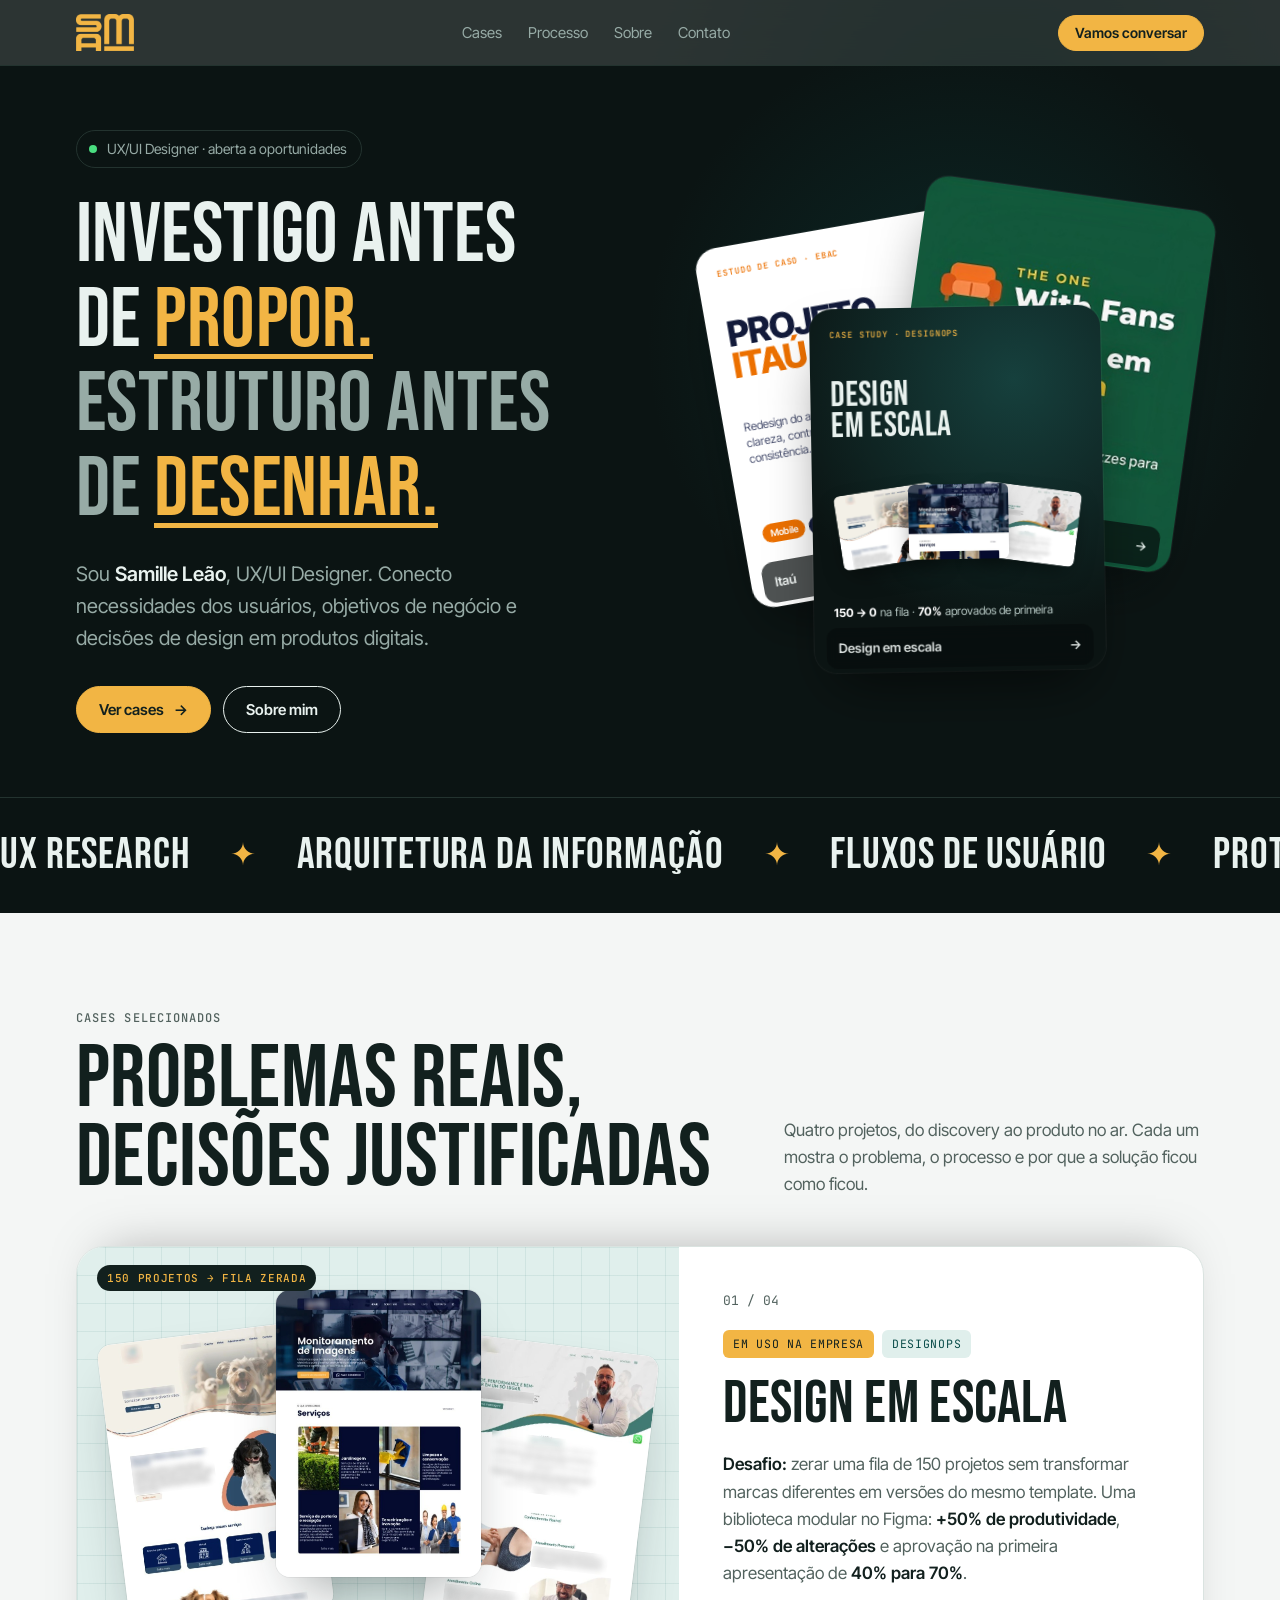
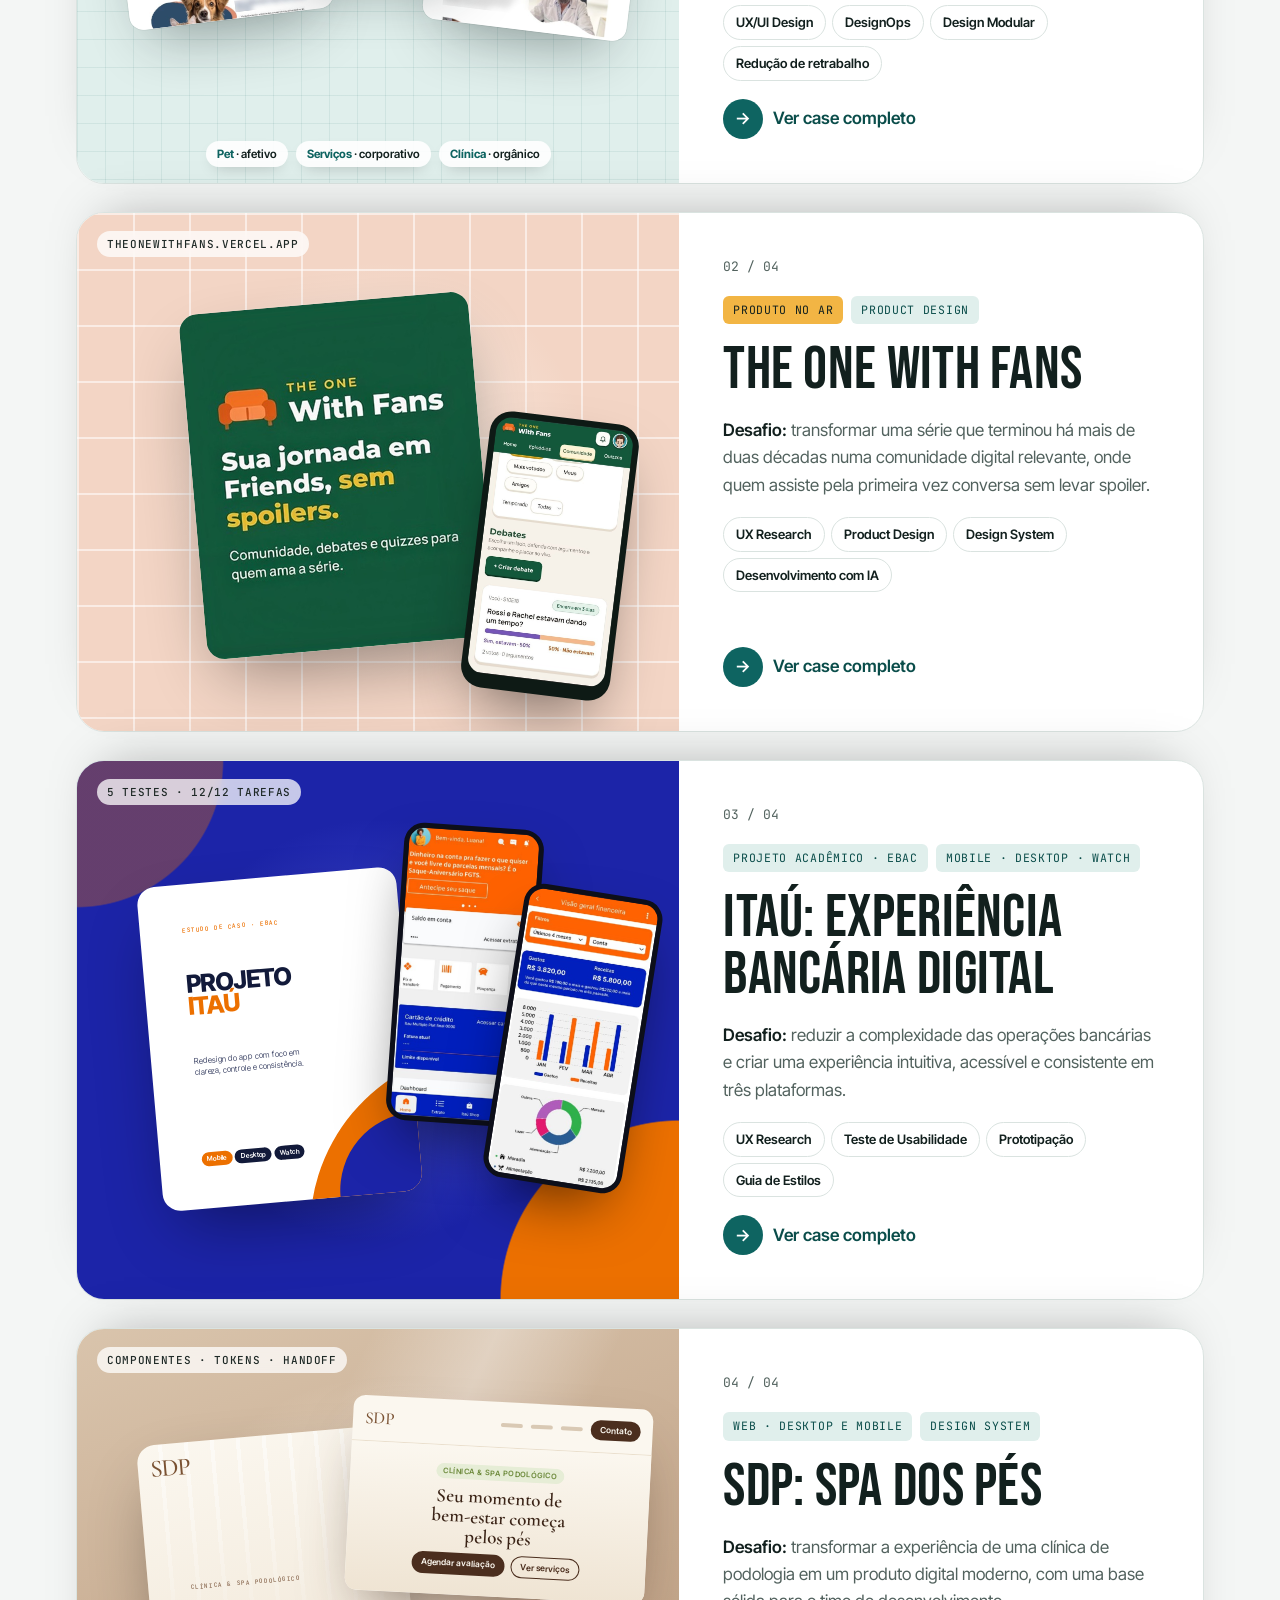
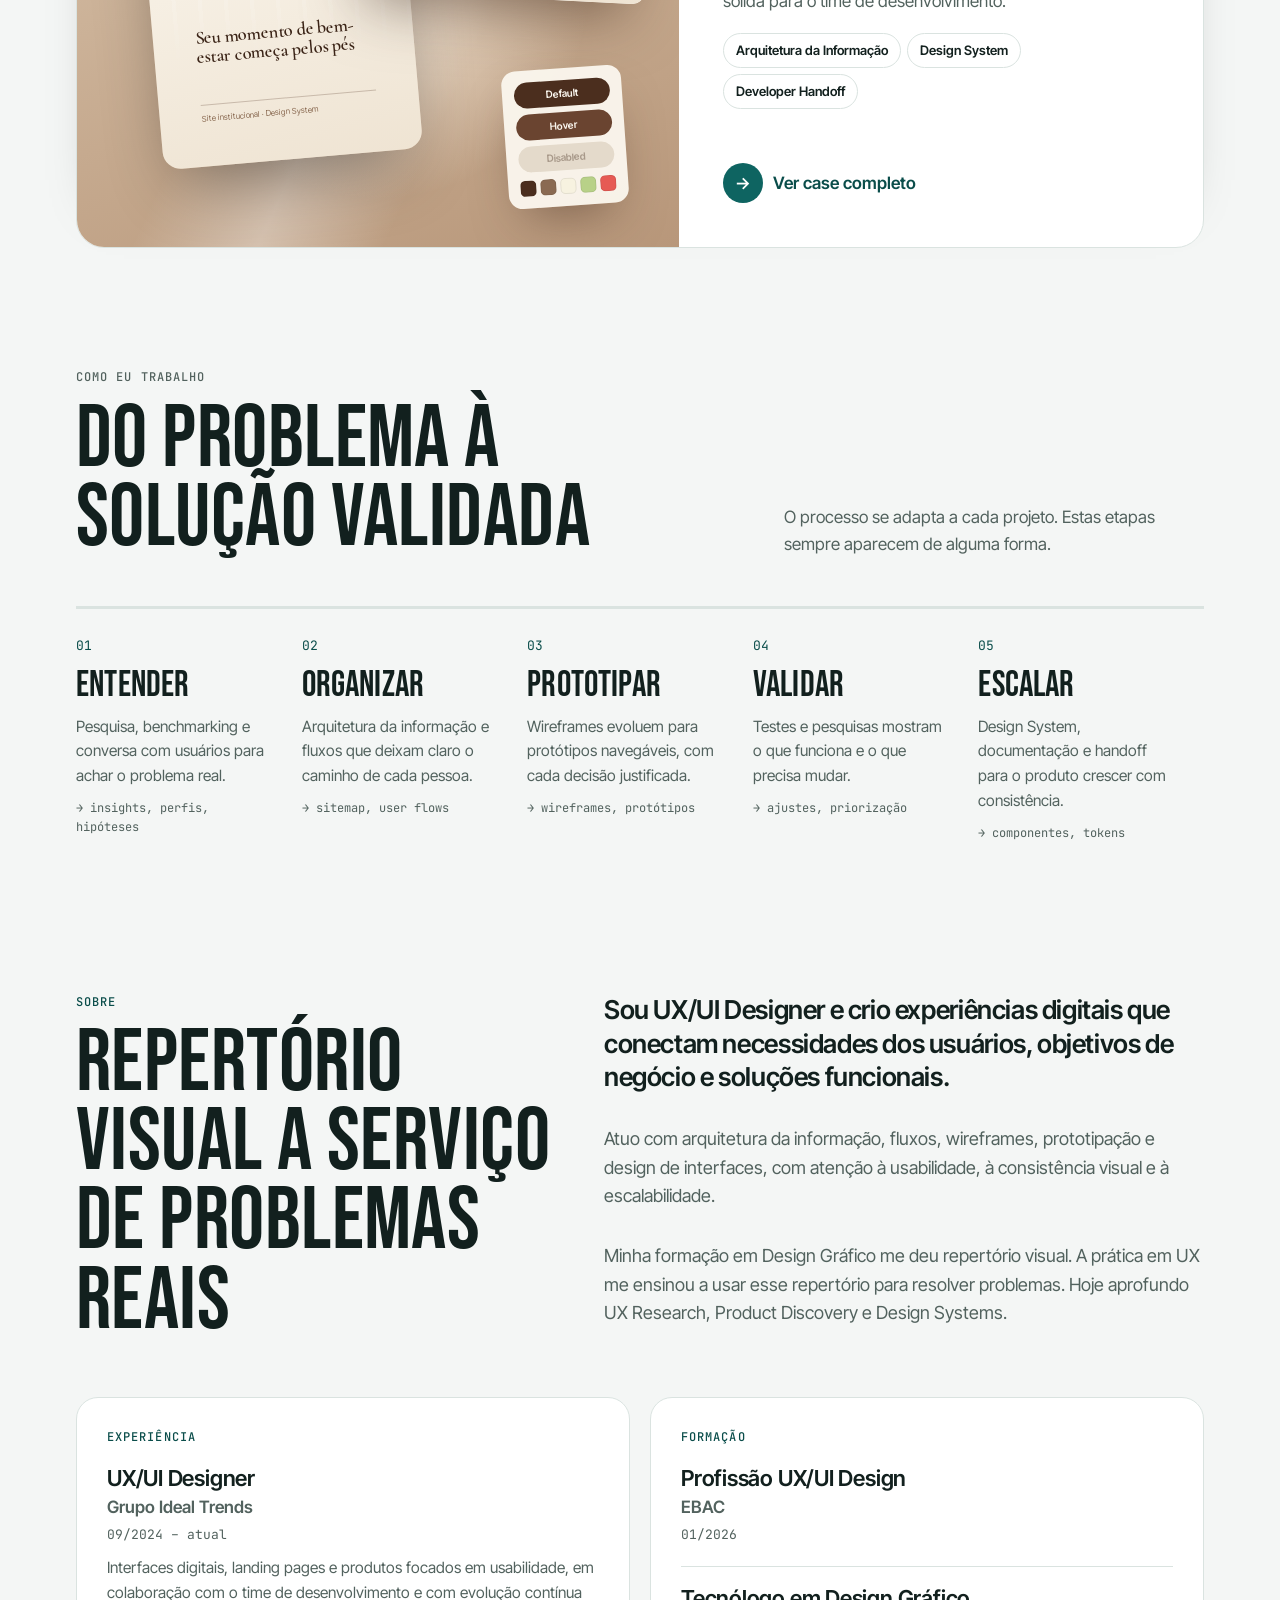
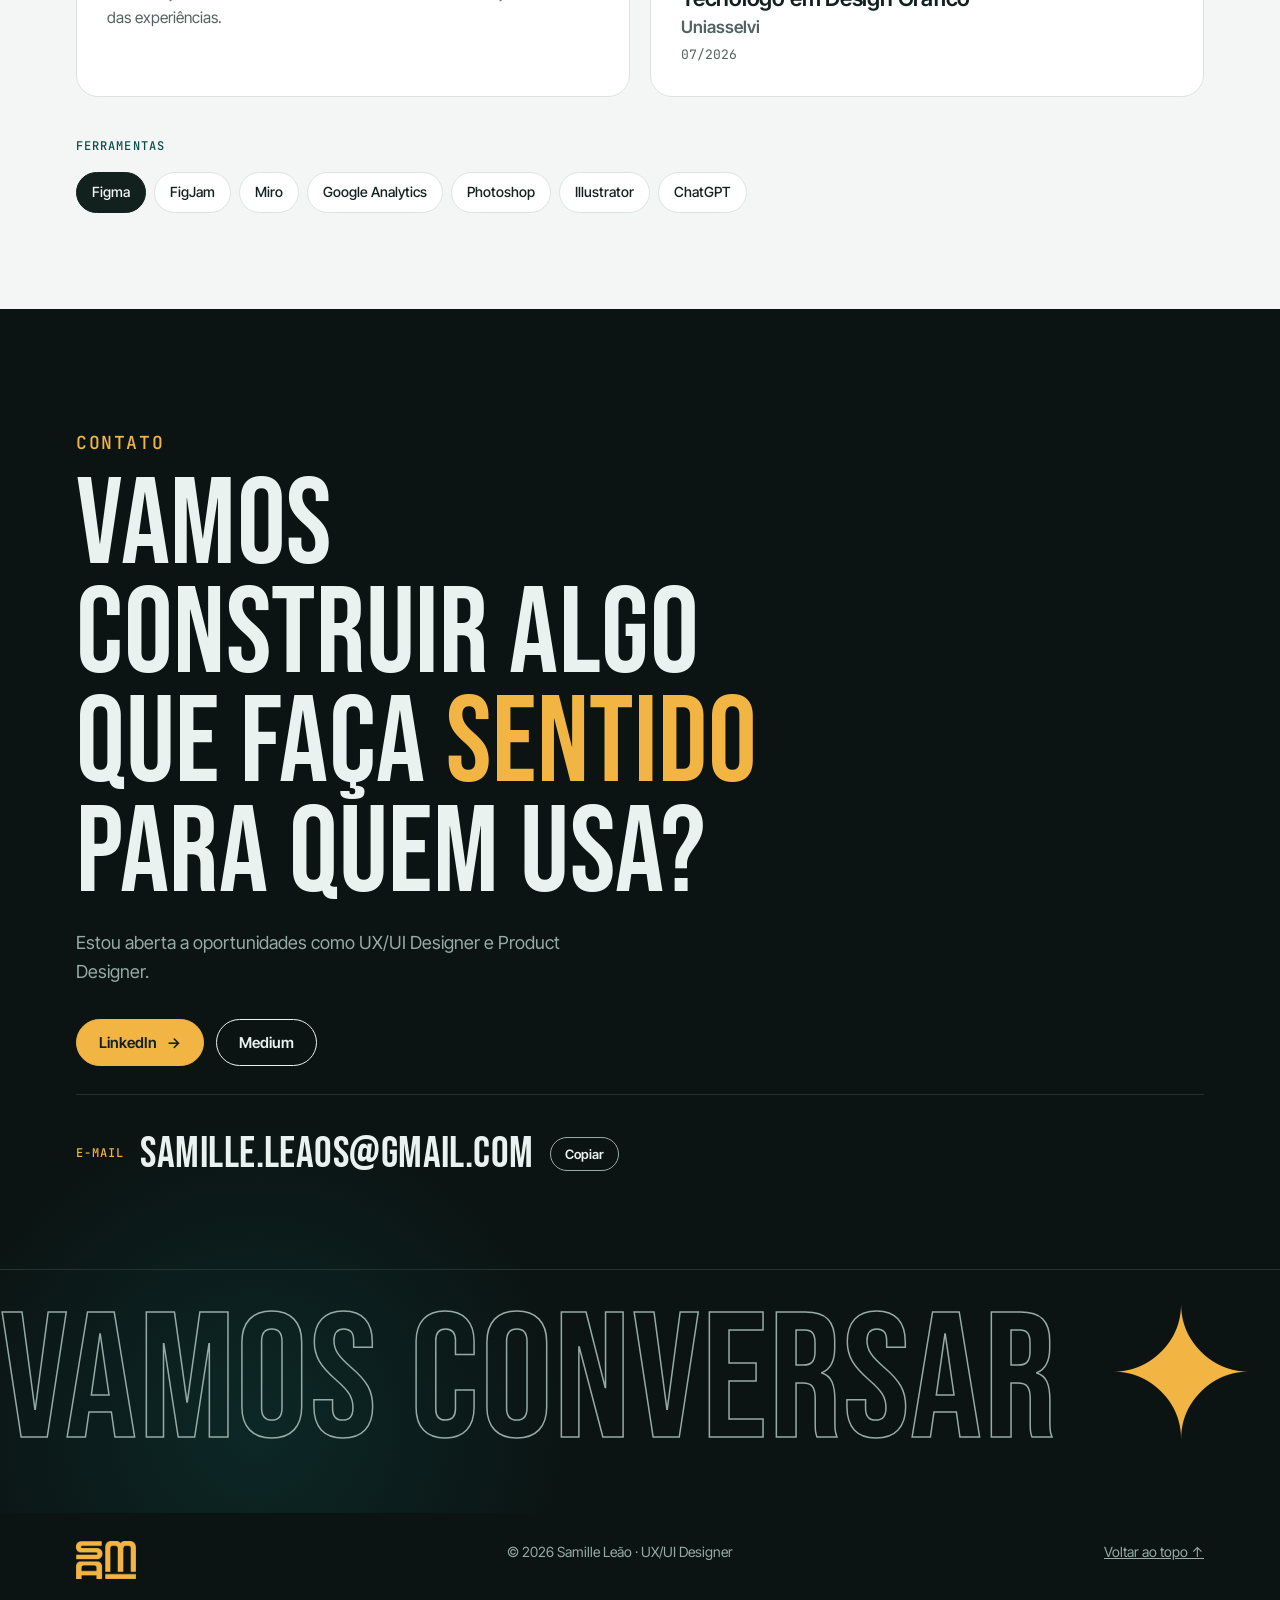
<file: index.html>
<!doctype html>
<html lang="pt-BR">
<head>
<meta charset="utf-8">
<meta name="viewport" content="width=device-width, initial-scale=1, viewport-fit=cover">
<meta property="og:title" content="Samille Leão — UX/UI Designer">
<meta property="og:description" content="UX Research, arquitetura da informação, prototipação, UI Design e Design Systems.">
<title>Samille Leão — Portfólio</title>
<meta name="description" content="Samille Leão, UX/UI Designer. UX Research, arquitetura da informação, fluxos, prototipação, UI Design e Design Systems.">
<link rel="preconnect" href="https://fonts.googleapis.com">
<link rel="preconnect" href="https://fonts.gstatic.com" crossorigin>
<link rel="stylesheet" href="https://fonts.googleapis.com/css2?family=Bebas+Neue&family=Cormorant+Garamond:wght@500;600&family=Inter+Tight:wght@400;500;600;700&family=JetBrains+Mono:wght@400;500&display=swap">
<link rel="stylesheet" href="css/site.css">

</head>
<body>
<div class="progress" aria-hidden="true"></div>
<div class="cursor" aria-hidden="true"></div>

<header class="top">
  <div class="wrap">
    <a class="brand" href="#inicio" aria-label="Samille Leão, início"><span class="logo" aria-hidden="true"></span></a>
    <nav class="nav" aria-label="Seções">
      <a href="#cases">Cases</a>
      <a href="#processo">Processo</a>
      <a href="#sobre">Sobre</a>
      <a href="#contato">Contato</a>
    </nav>
    <a class="btn solid sm" href="#contato" data-magnetic>Vamos conversar</a>
  </div>
</header>

<main id="inicio">
  <section class="stage hero" data-parallax>
    <div class="wrap hero-grid">
      <div>
        <span class="status"><i></i>UX/UI Designer · aberta a oportunidades</span>
        <h1>
          <span class="ln"><span>Investigo antes</span></span>
          <span class="ln"><span>de <span class="mark">propor.</span></span></span>
          <span class="ln"><span class="soft">Estruturo antes</span></span>
          <span class="ln"><span class="soft">de <span class="mark">desenhar.</span></span></span>
        </h1>
        <p class="lede">Sou <strong>Samille Leão</strong>, UX/UI Designer. Conecto necessidades dos usuários, objetivos de negócio e decisões de design em produtos digitais.</p>
        <div class="ctas">
          <a class="btn solid" href="#cases" data-magnetic>Ver cases <span class="arr">→</span></a>
          <a class="btn ghost" href="#sobre" data-magnetic>Sobre mim</a>
        </div>
      </div>

      <div class="fan" aria-label="Projetos em destaque">
        <a class="c2" href="cases/itau.html" data-cursor="Ver case" aria-label="Projeto Itaú"><span class="tc tc-itau" aria-hidden="true">
              <span class="tc-k">Estudo de caso · EBAC</span>
              <span class="tc-t">Projeto<br><em>Itaú</em></span>
              <span class="tc-d">Redesign do app com foco em clareza, controle e consistência.</span>
              <span class="tc-plat"><i>Mobile</i><i>Desktop</i><i>Watch</i></span>
            </span><span class="cap">Itaú <span>→</span></span></a>
        <a class="c3" href="cases/the-one-with-fans.html" data-cursor="Ver case"><img src="img/twf-capa-v.jpg" alt="Capa do The One With Fans: Sua jornada em Friends, sem spoilers"><span class="cap">The One With Fans <span>→</span></span></a>
        <a class="c4" href="cases/design-em-escala.html" data-cursor="Ver case" aria-label="Design em escala"><span class="tc tc-esc" aria-hidden="true">
              <span class="tc-k">Case study · DesignOps</span>
              <span class="tc-t">Design<br>em escala</span>
              <span class="tc-sites"><img src="img/escala-mondocao.jpg" alt=""><img src="img/escala-dalp.jpg" alt=""><img src="img/escala-constantino.jpg" alt=""></span>
              <span class="tc-d"><b>150 → 0</b> na fila · <b>70%</b> aprovados de primeira</span>
            </span><span class="cap">Design em escala <span>→</span></span></a>
      </div>
    </div>

    <div class="marquee" aria-label="Competências: UX Research, Arquitetura da informação, Fluxos de usuário, Prototipação, UI Design, Design Systems, Product Discovery">
      <div class="track" aria-hidden="true">
        <span>UX Research</span><span>Arquitetura da informação</span><span>Fluxos de usuário</span><span>Prototipação</span><span>UI Design</span><span>Design Systems</span><span>Product Discovery</span>
        <span>UX Research</span><span>Arquitetura da informação</span><span>Fluxos de usuário</span><span>Prototipação</span><span>UI Design</span><span>Design Systems</span><span>Product Discovery</span>
      </div>
    </div>
  </section>

  <section class="sec" id="cases">
    <div class="wrap">
      <div class="sec-head reveal">
        <div>
          <p class="label">Cases selecionados</p>
          <h2 style="margin-top:12px">Problemas reais,<br>decisões justificadas</h2>
        </div>
        <p>Quatro projetos, do discovery ao produto no ar. Cada um mostra o problema, o processo e por que a solução ficou como ficou.</p>
      </div>

      <div class="stack">
        <a class="card" href="cases/design-em-escala.html" data-cursor="Ver case">
          <div class="media ms" role="img" aria-label="Três sites montados com a mesma estrutura modular e identidades visuais diferentes">
            <span class="ms-tag">150 projetos → fila zerada</span>
            <span class="ms-site ms-real ms-v1"><img src="img/escala-mondocao.jpg" alt="Site de creche e hotel para cães" loading="lazy"></span>
        <span class="ms-site ms-real ms-v2"><img src="img/escala-dalp.jpg" alt="Site de empresa de serviços terceirizados" loading="lazy"></span>
        <span class="ms-site ms-real ms-v3"><img src="img/escala-constantino.jpg" alt="Site de clínica de nutrologia" loading="lazy"></span>
        <span class="ms-cap"><span><b>Pet</b> · afetivo</span><span><b>Serviços</b> · corporativo</span><span><b>Clínica</b> · orgânico</span></span>
          </div>
          <div class="body">
            <span class="idx">01 / 04</span>
            <div class="meta"><span class="tag live">Em uso na empresa</span><span class="tag">DesignOps</span></div>
            <h3>Design em escala</h3>
            <p class="sum"><b>Desafio:</b> zerar uma fila de 150 projetos sem transformar marcas diferentes em versões do mesmo template. Uma biblioteca modular no Figma: <b>+50% de produtividade</b>, <b>−50% de alterações</b> e aprovação na primeira apresentação de <b>40% para 70%</b>.</p>
            <div class="chips"><span>UX/UI Design</span><span>DesignOps</span><span>Design Modular</span><span>Redução de retrabalho</span></div>
            <span class="go"><i>→</i>Ver case completo</span>
          </div>
        </a>

        <a class="card" href="cases/the-one-with-fans.html" data-cursor="Ver case">
          <div class="media cs cs-twf">
            <img class="cs-main" src="img/twf-capa-v.jpg" alt="Capa do The One With Fans: Sua jornada em Friends, sem spoilers" loading="lazy">
            <figure class="cs-side cs-phone"><img src="img/twf-m-debates.jpg" alt="" loading="lazy"></figure>
            <span class="cs-tag">theonewithfans.vercel.app</span>
          </div>
          <div class="body">
            <span class="idx">02 / 04</span>
            <div class="meta"><span class="tag live">Produto no ar</span><span class="tag">Product Design</span></div>
            <h3>The One With Fans</h3>
            <p class="sum"><b>Desafio:</b> transformar uma série que terminou há mais de duas décadas numa comunidade digital relevante, onde quem assiste pela primeira vez conversa sem levar spoiler.</p>
            <div class="chips"><span>UX Research</span><span>Product Design</span><span>Design System</span><span>Desenvolvimento com IA</span></div>
            <span class="go"><i>→</i>Ver case completo</span>
          </div>
        </a>

        <a class="card" href="cases/itau.html" data-cursor="Ver case">
          <div class="media cs cs-itau" role="img" aria-label="Capa do Projeto Itaú com as telas Home e Visão geral financeira do protótipo">
            <span class="tc tc-itau cs-main" aria-hidden="true">
              <span class="tc-k">Estudo de caso · EBAC</span>
              <span class="tc-t">Projeto<br><em>Itaú</em></span>
              <span class="tc-d">Redesign do app com foco em clareza, controle e consistência.</span>
              <span class="tc-plat"><i>Mobile</i><i>Desktop</i><i>Watch</i></span>
            </span>
            <span class="cs-side dev dev-a"><img src="img/itau-m-home.jpg" alt="" loading="lazy"></span>
            <span class="cs-side dev dev-b"><img src="img/itau-m-dash.jpg" alt="" loading="lazy"></span>
            <span class="cs-tag">5 testes · 12/12 tarefas</span>
          </div>
          <div class="body">
            <span class="idx">03 / 04</span>
            <div class="meta"><span class="tag">Projeto acadêmico · EBAC</span><span class="tag">Mobile · Desktop · Watch</span></div>
            <h3>Itaú: experiência bancária digital</h3>
            <p class="sum"><b>Desafio:</b> reduzir a complexidade das operações bancárias e criar uma experiência intuitiva, acessível e consistente em três plataformas.</p>
            <div class="chips"><span>UX Research</span><span>Teste de Usabilidade</span><span>Prototipação</span><span>Guia de Estilos</span></div>
            <span class="go"><i>→</i>Ver case completo</span>
          </div>
        </a>

        <a class="card" href="cases/sdp.html" data-cursor="Ver case">
          <div class="media cs cs-sdp" role="img" aria-label="Capa do SDP com o topo do site e os componentes do Design System">
            <span class="tc tc-sdp cs-main" aria-hidden="true">
              <span class="tc-logo">SDP</span>
              <span class="tc-k">Clínica &amp; Spa Podológico</span>
              <span class="tc-t">Seu momento de bem-estar começa pelos pés</span>
              <span class="tc-d">Site institucional · Design System</span>
            </span>
            <span class="cs-side site" aria-hidden="true">
              <span class="site-nav"><b>SDP</b><i></i><i></i><i></i><u>Contato</u></span>
              <span class="site-hero"><small>Clínica &amp; Spa Podológico</small><strong>Seu momento de bem-estar começa pelos pés</strong><span class="site-btns"><u>Agendar avaliação</u><u class="o">Ver serviços</u></span></span>
            </span>
            <span class="cs-side comps" aria-hidden="true">
              <span class="cb">Default</span><span class="cb h">Hover</span><span class="cb d">Disabled</span>
              <span class="sw6"><i style="background:#4B2E1E"></i><i style="background:#8A6A52"></i><i style="background:#F7F2E0"></i><i style="background:#B8D188"></i><i style="background:#E65A54"></i></span>
            </span>
            <span class="cs-tag">Componentes · tokens · handoff</span>
          </div>
          <div class="body">
            <span class="idx">04 / 04</span>
            <div class="meta"><span class="tag">Web · Desktop e mobile</span><span class="tag">Design System</span></div>
            <h3>SDP: Spa dos Pés</h3>
            <p class="sum"><b>Desafio:</b> transformar a experiência de uma clínica de podologia em um produto digital moderno, com uma base sólida para o time de desenvolvimento.</p>
            <div class="chips"><span>Arquitetura da Informação</span><span>Design System</span><span>Developer Handoff</span></div>
            <span class="go"><i>→</i>Ver case completo</span>
          </div>
        </a>
      </div>
    </div>
  </section>

  <section class="sec" id="processo" style="padding-top:24px">
    <div class="wrap">
      <div class="sec-head reveal">
        <div>
          <p class="label">Como eu trabalho</p>
          <h2 style="margin-top:12px">Do problema à<br>solução validada</h2>
        </div>
        <p>O processo se adapta a cada projeto. Estas etapas sempre aparecem de alguma forma.</p>
      </div>
      <div class="process">
        <div class="rail" aria-hidden="true"><span class="grow-x"></span></div>
        <div class="step reveal"><span class="n">01</span><h3>Entender</h3><p>Pesquisa, benchmarking e conversa com usuários para achar o problema real.</p><span class="out">→ insights, perfis, hipóteses</span></div>
        <div class="step reveal"><span class="n">02</span><h3>Organizar</h3><p>Arquitetura da informação e fluxos que deixam claro o caminho de cada pessoa.</p><span class="out">→ sitemap, user flows</span></div>
        <div class="step reveal"><span class="n">03</span><h3>Prototipar</h3><p>Wireframes evoluem para protótipos navegáveis, com cada decisão justificada.</p><span class="out">→ wireframes, protótipos</span></div>
        <div class="step reveal"><span class="n">04</span><h3>Validar</h3><p>Testes e pesquisas mostram o que funciona e o que precisa mudar.</p><span class="out">→ ajustes, priorização</span></div>
        <div class="step reveal"><span class="n">05</span><h3>Escalar</h3><p>Design System, documentação e handoff para o produto crescer com consistência.</p><span class="out">→ componentes, tokens</span></div>
      </div>
    </div>
  </section>

  <section class="sec" id="sobre" style="padding-top:24px">
    <div class="wrap">
      <div class="about">
        <div class="reveal">
          <p class="label">Sobre</p>
          <h2 style="margin-top:12px">Repertório visual a serviço de problemas reais</h2>
        </div>
        <div class="text reveal">
          <p>Sou UX/UI Designer e crio experiências digitais que conectam necessidades dos usuários, objetivos de negócio e soluções funcionais.</p>
          <p>Atuo com arquitetura da informação, fluxos, wireframes, prototipação e design de interfaces, com atenção à usabilidade, à consistência visual e à escalabilidade.</p>
          <p>Minha formação em Design Gráfico me deu repertório visual. A prática em UX me ensinou a usar esse repertório para resolver problemas. Hoje aprofundo UX Research, Product Discovery e Design Systems.</p>
        </div>
      </div>

      <div class="trail">
        <div class="panel reveal">
          <p class="label">Experiência</p>
          <div class="item">
            <h3>UX/UI Designer</h3>
            <span class="org">Grupo Ideal Trends</span>
            <span class="when">09/2024 – atual</span>
            <p>Interfaces digitais, landing pages e produtos focados em usabilidade, em colaboração com o time de desenvolvimento e com evolução contínua das experiências.</p>
          </div>
        </div>
        <div class="panel reveal">
          <p class="label">Formação</p>
          <div class="item"><h3>Profissão UX/UI Design</h3><span class="org">EBAC</span><span class="when">01/2026</span></div>
          <div class="item"><h3>Tecnólogo em Design Gráfico</h3><span class="org">Uniasselvi</span><span class="when">07/2026</span></div>
        </div>
      </div>
      <p class="label" style="margin-top:40px">Ferramentas</p>
      <ul class="tools">
        <li class="key">Figma</li><li>FigJam</li><li>Miro</li><li>Google Analytics</li><li>Photoshop</li><li>Illustrator</li><li>ChatGPT</li>
      </ul>
    </div>
  </section>

  <section class="stage contact" id="contato">
    <div class="wrap">
      <p class="label">Contato</p>
      <h2 style="margin-top:14px">Vamos construir algo que faça <span>sentido</span> para quem usa?</h2>
      <p>Estou aberta a oportunidades como UX/UI Designer e Product Designer.</p>
      <div class="ctas">
        <a class="btn solid" href="https://www.linkedin.com/in/samille-le%C3%A3o" target="_blank" rel="noopener" data-magnetic>LinkedIn <span class="arr">→</span></a>
        <a class="btn ghost" href="https://medium.com/@santossamille" target="_blank" rel="noopener" data-magnetic>Medium</a>
      </div>
      <div class="mail">
        <span class="label">E-mail</span>
        <a href="mailto:samille.leaos@gmail.com" id="mail-addr">samille.leaos@gmail.com</a>
        <button type="button" class="copy" data-copy="samille.leaos@gmail.com">Copiar</button>
      </div>
    </div>
    <div class="bigtext" aria-hidden="true">
      <div class="track"><span>Vamos conversar</span><span>✦</span><span>Vamos conversar</span><span>✦</span><span>Vamos conversar</span><span>✦</span><span>Vamos conversar</span><span>✦</span></div>
    </div>
  </section>
</main>

<footer>
  <div class="wrap">
    <span class="logo foot-logo" role="img" aria-label="Logo Samille Leão"></span><span>© 2026 Samille Leão · UX/UI Designer</span>
    <a href="#inicio">Voltar ao topo ↑</a>
  </div>
</footer>

<script src="js/site.js"></script>

</body>
</html>
</file>
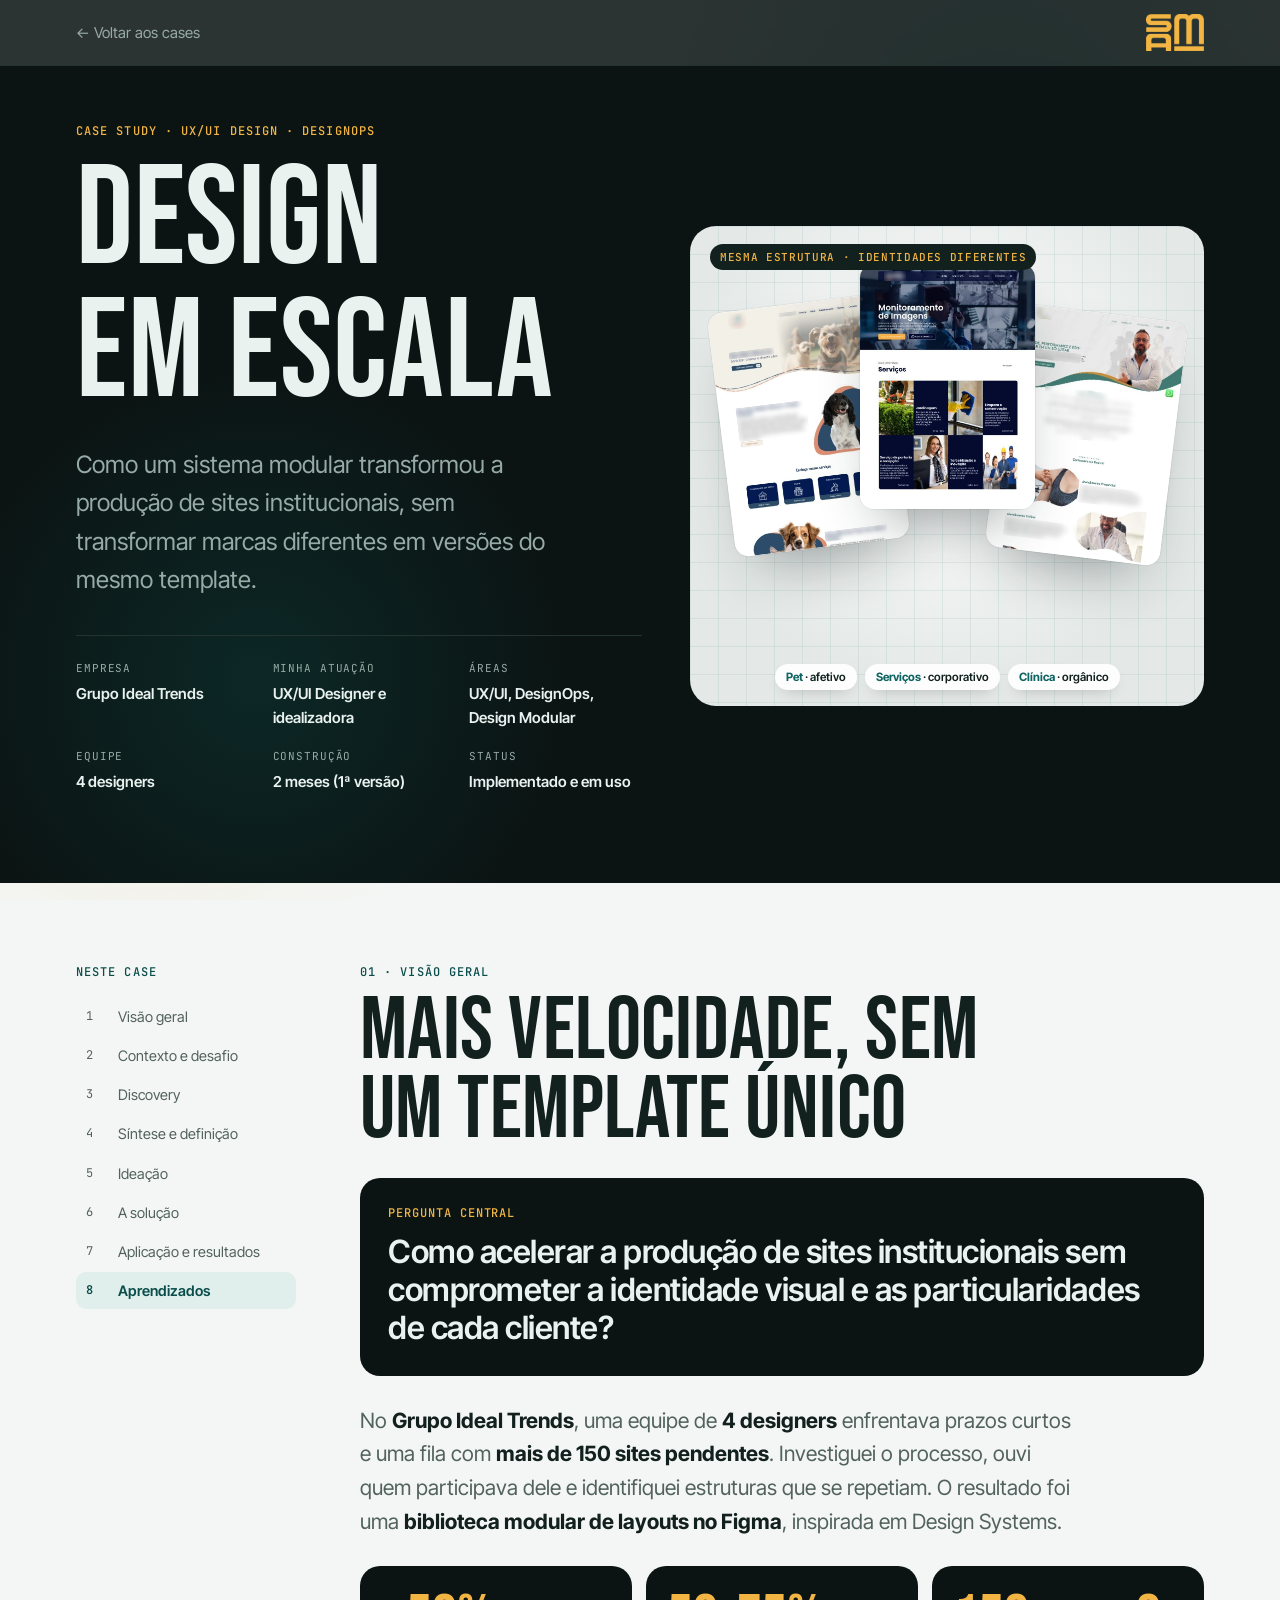
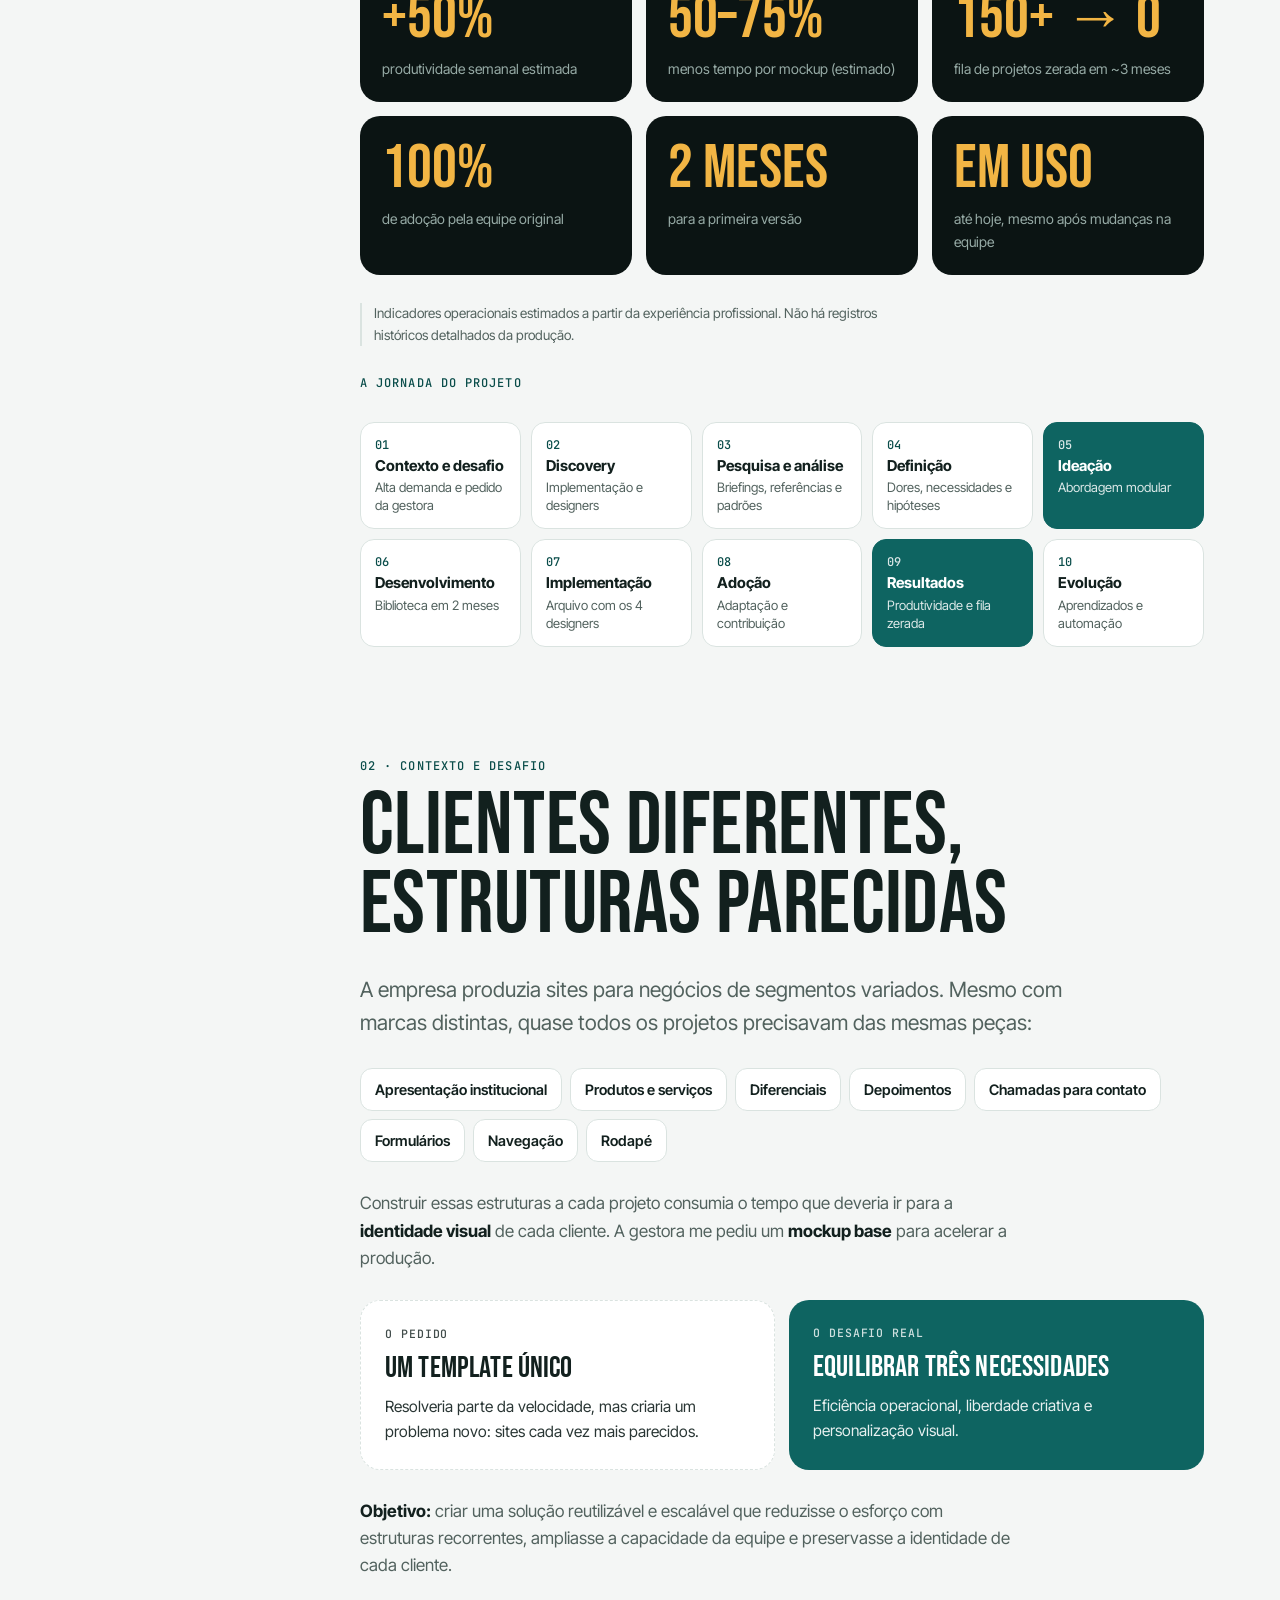
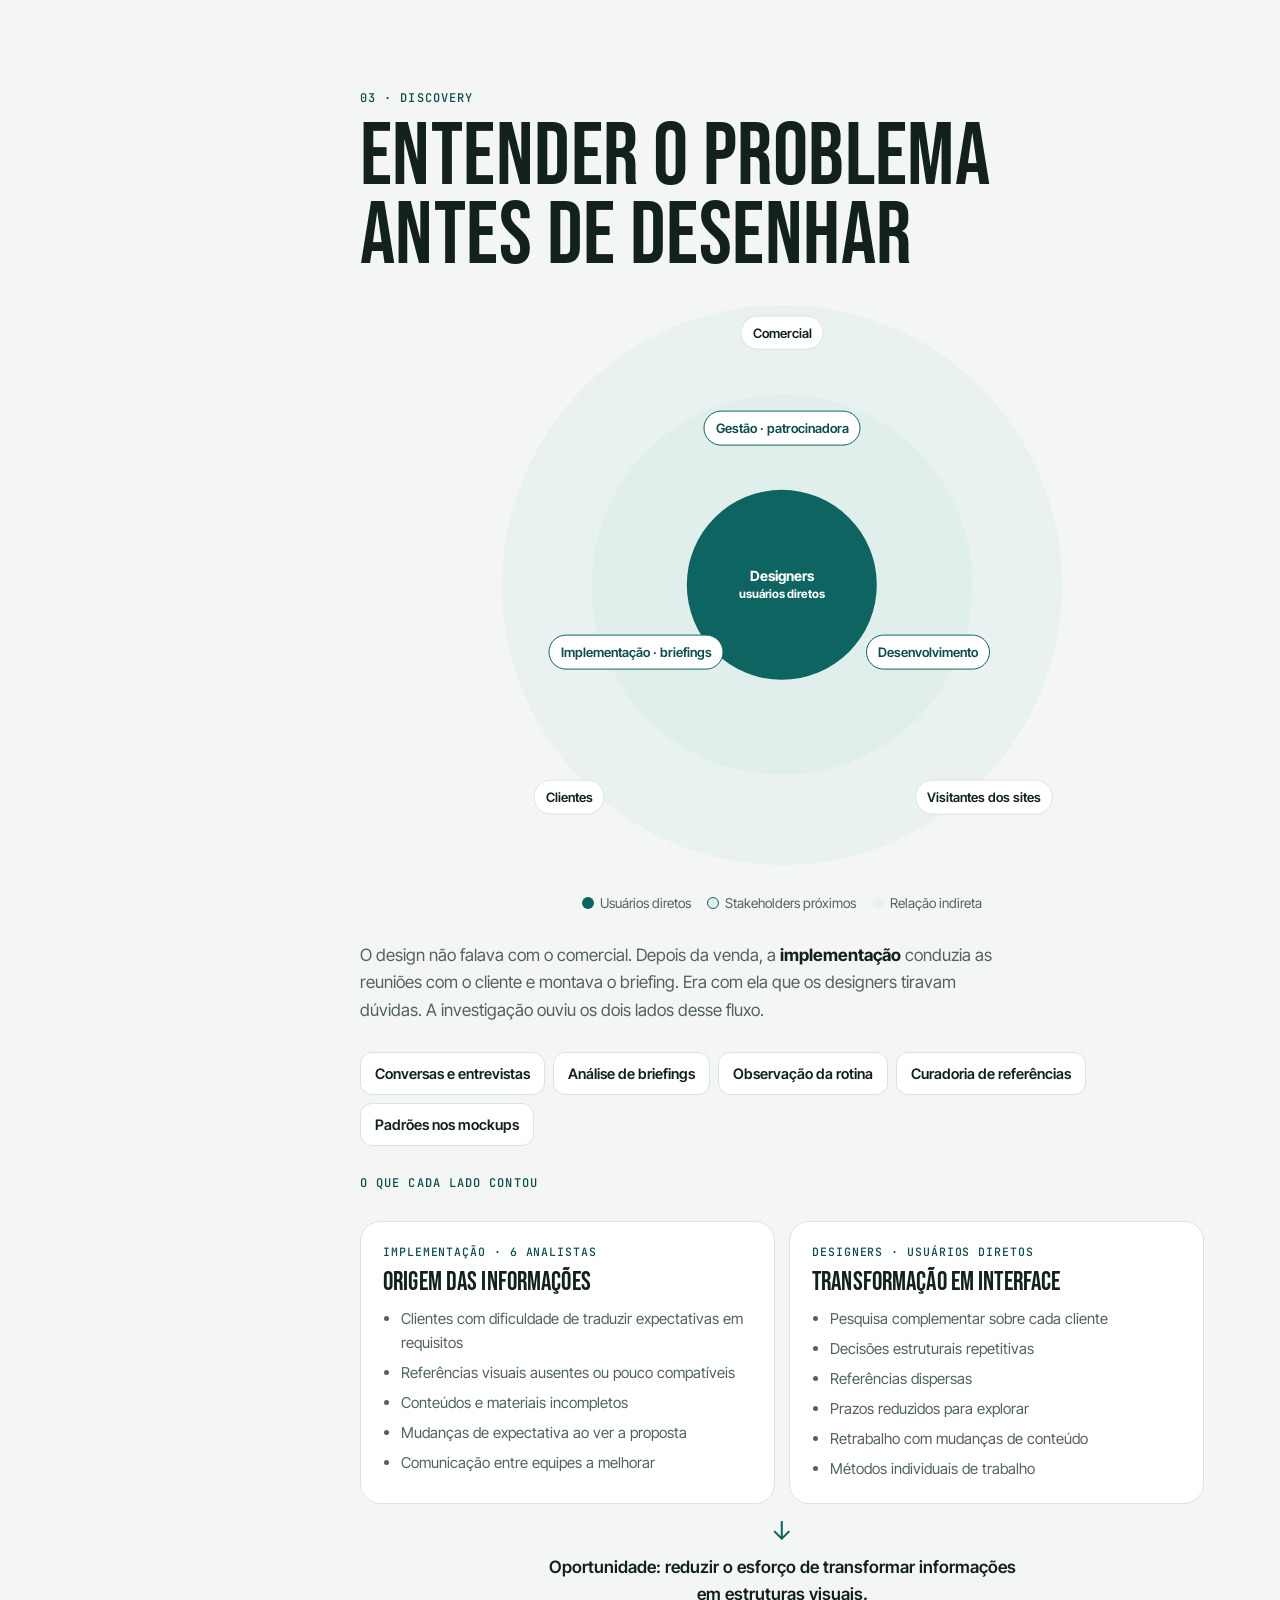
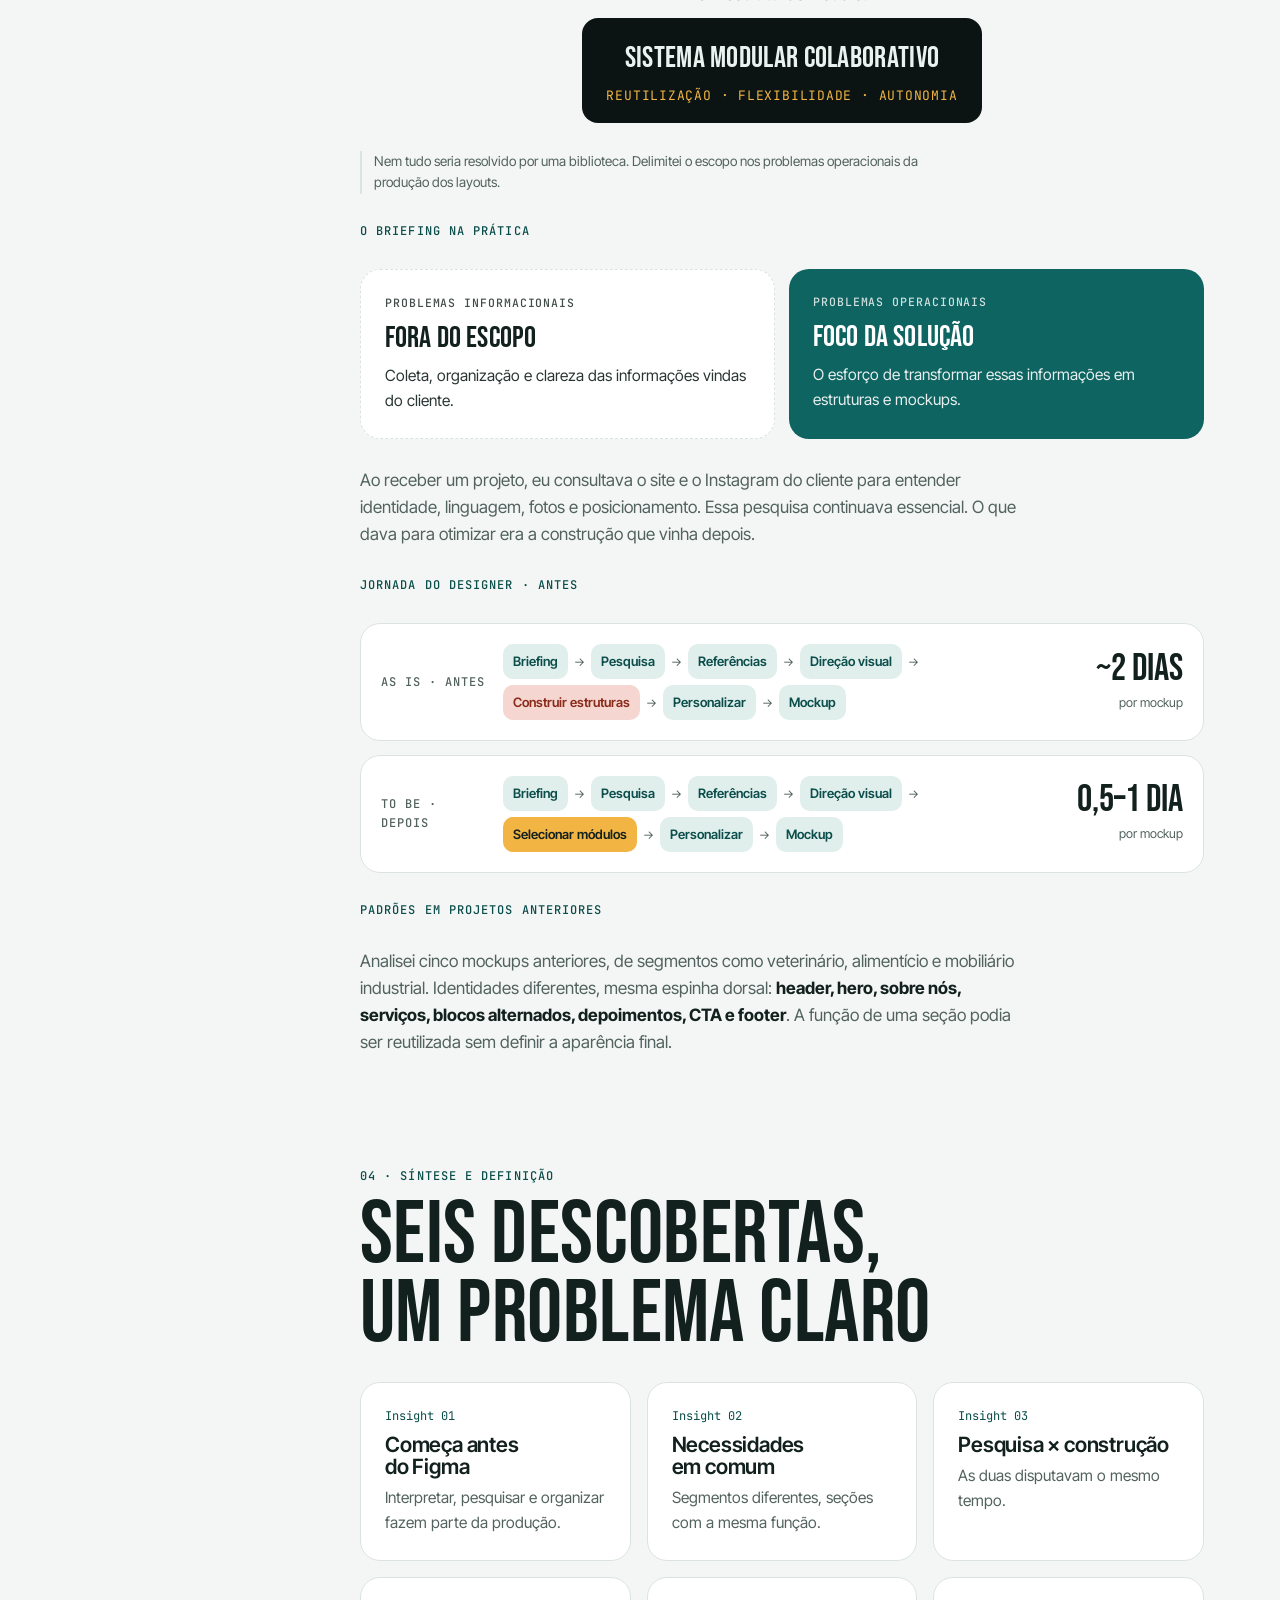
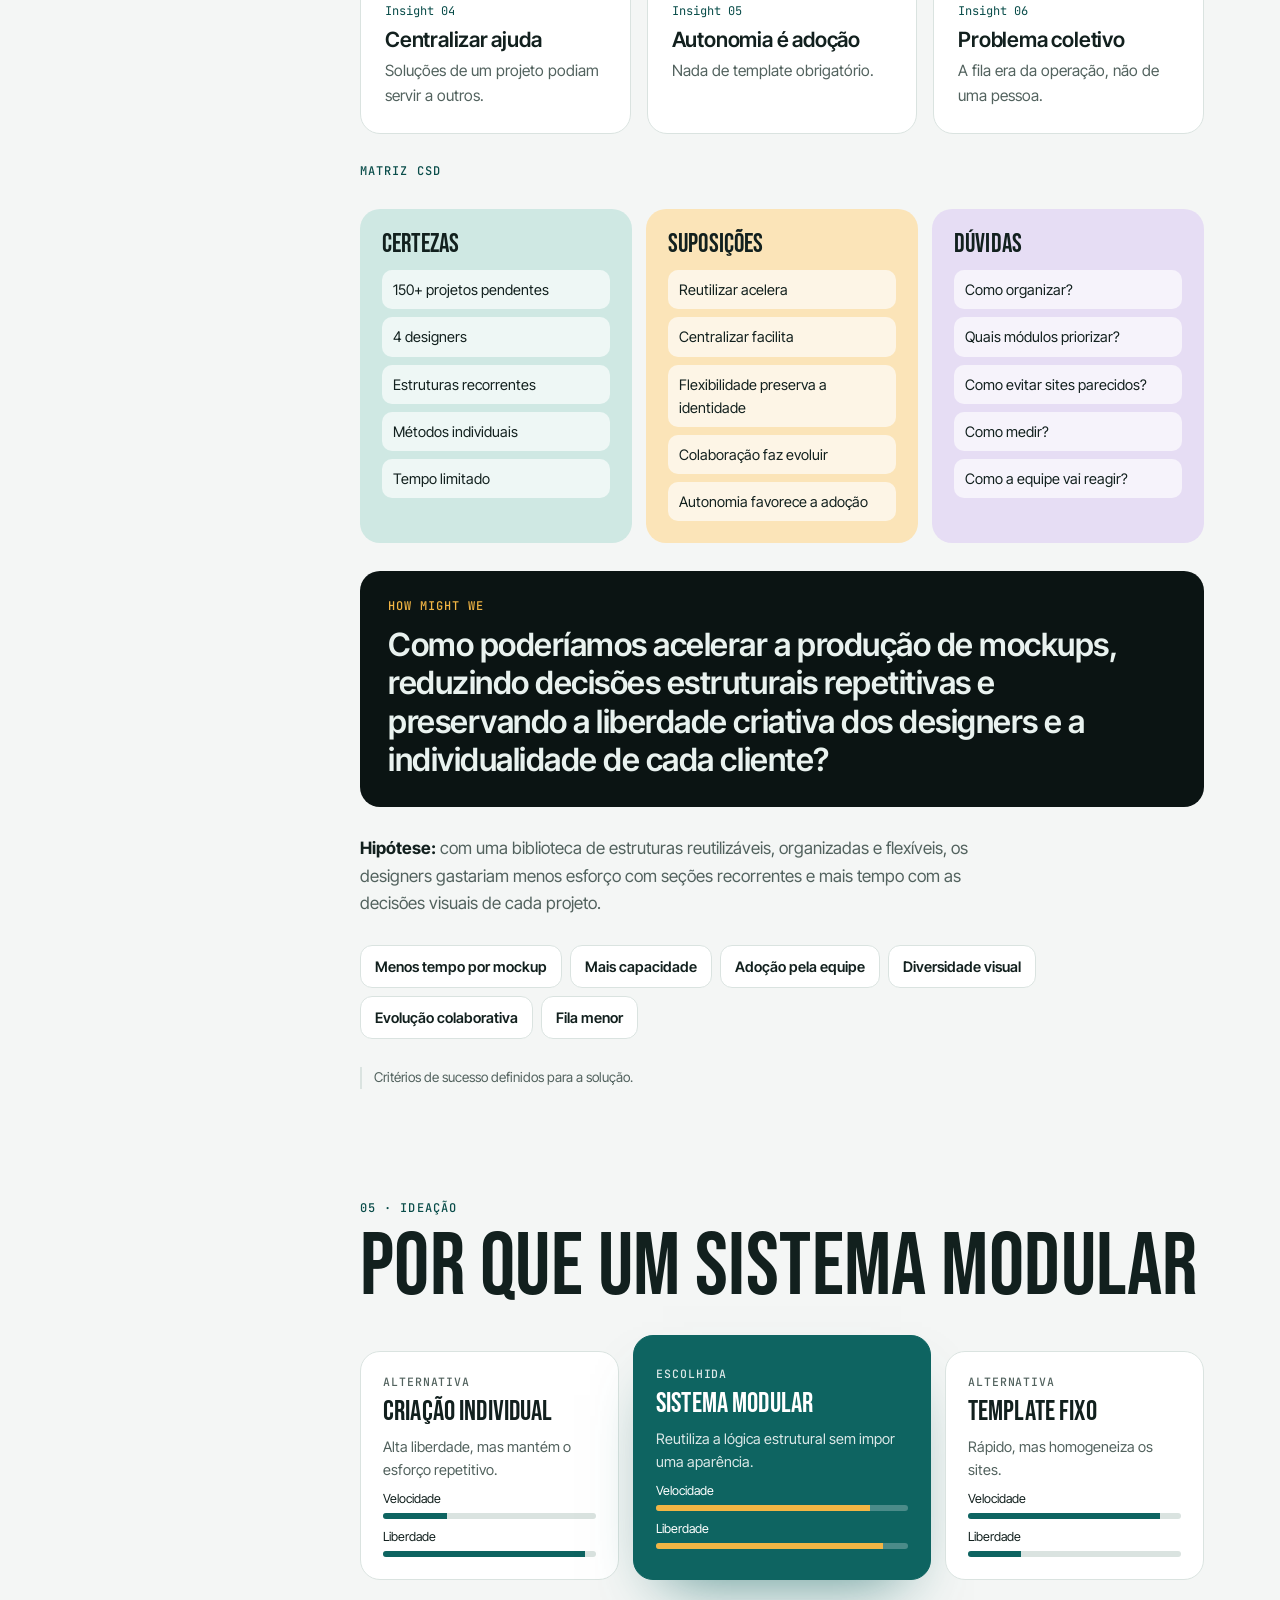
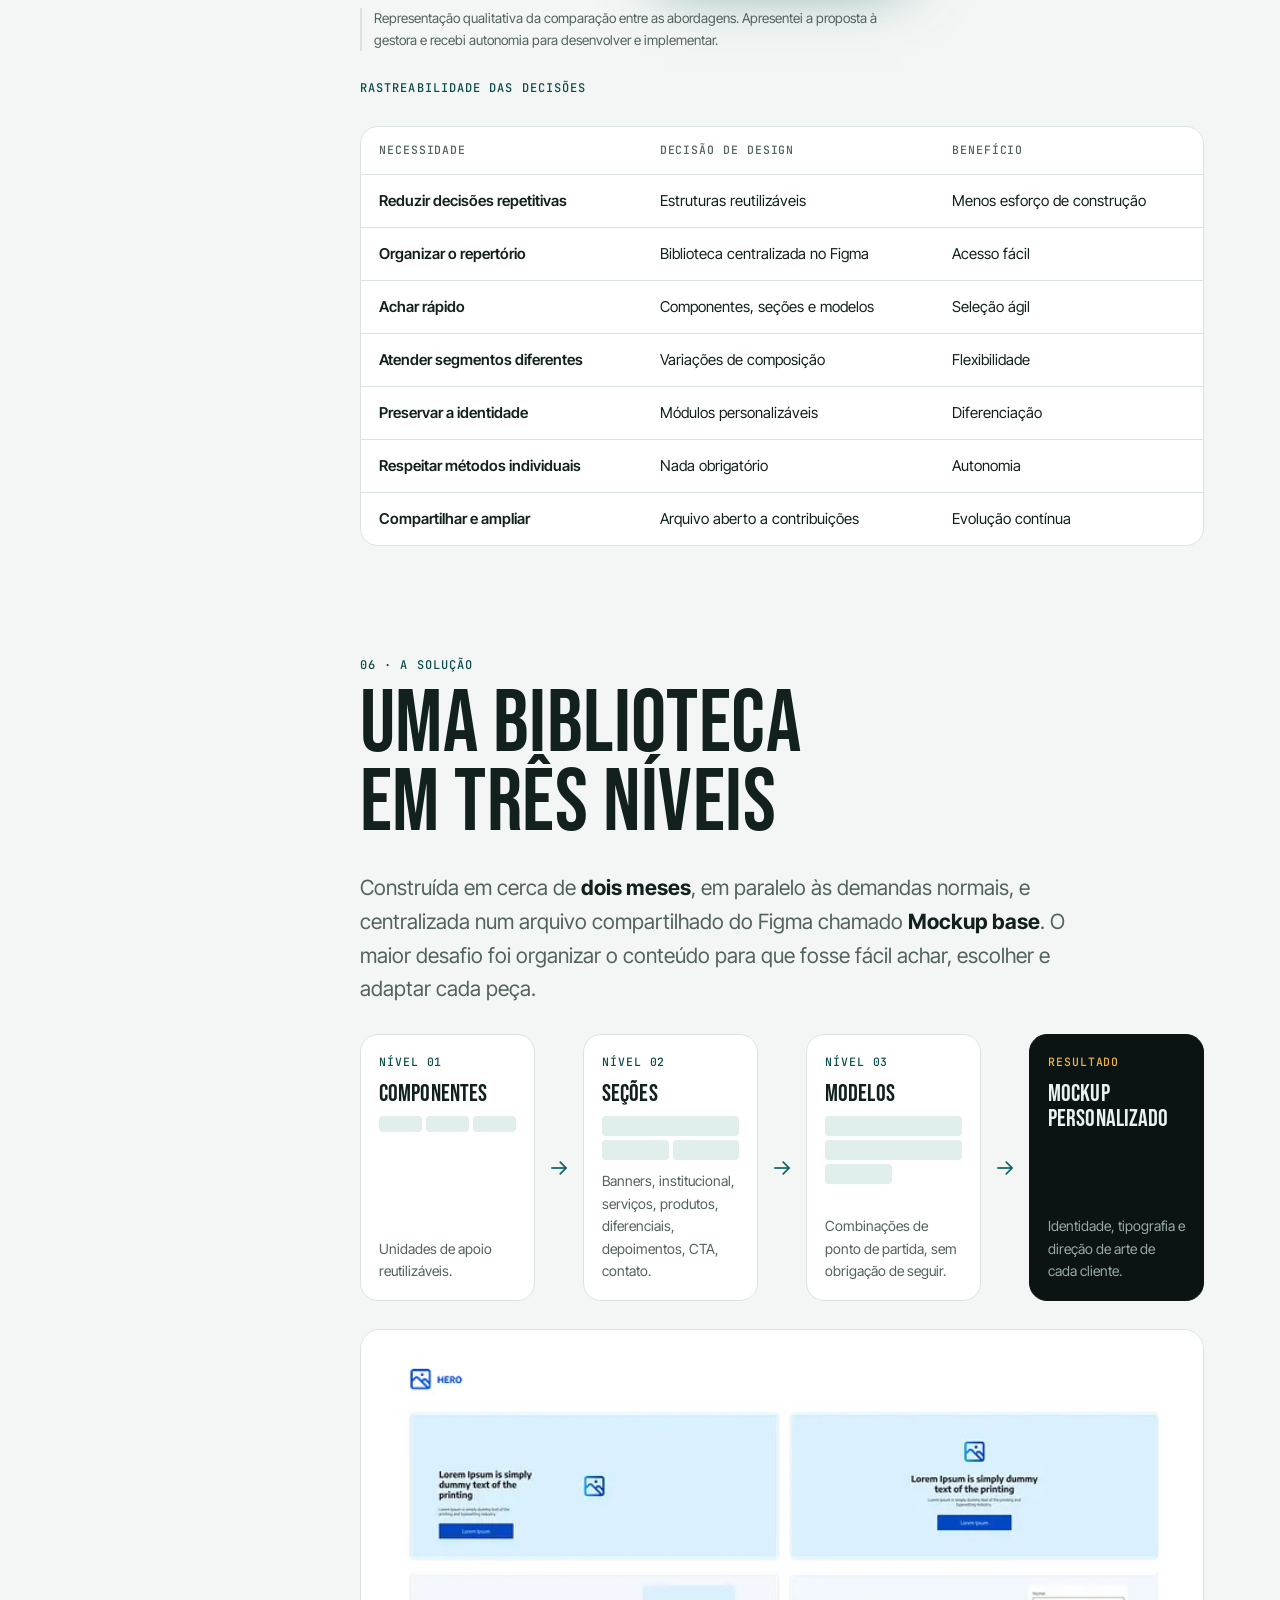
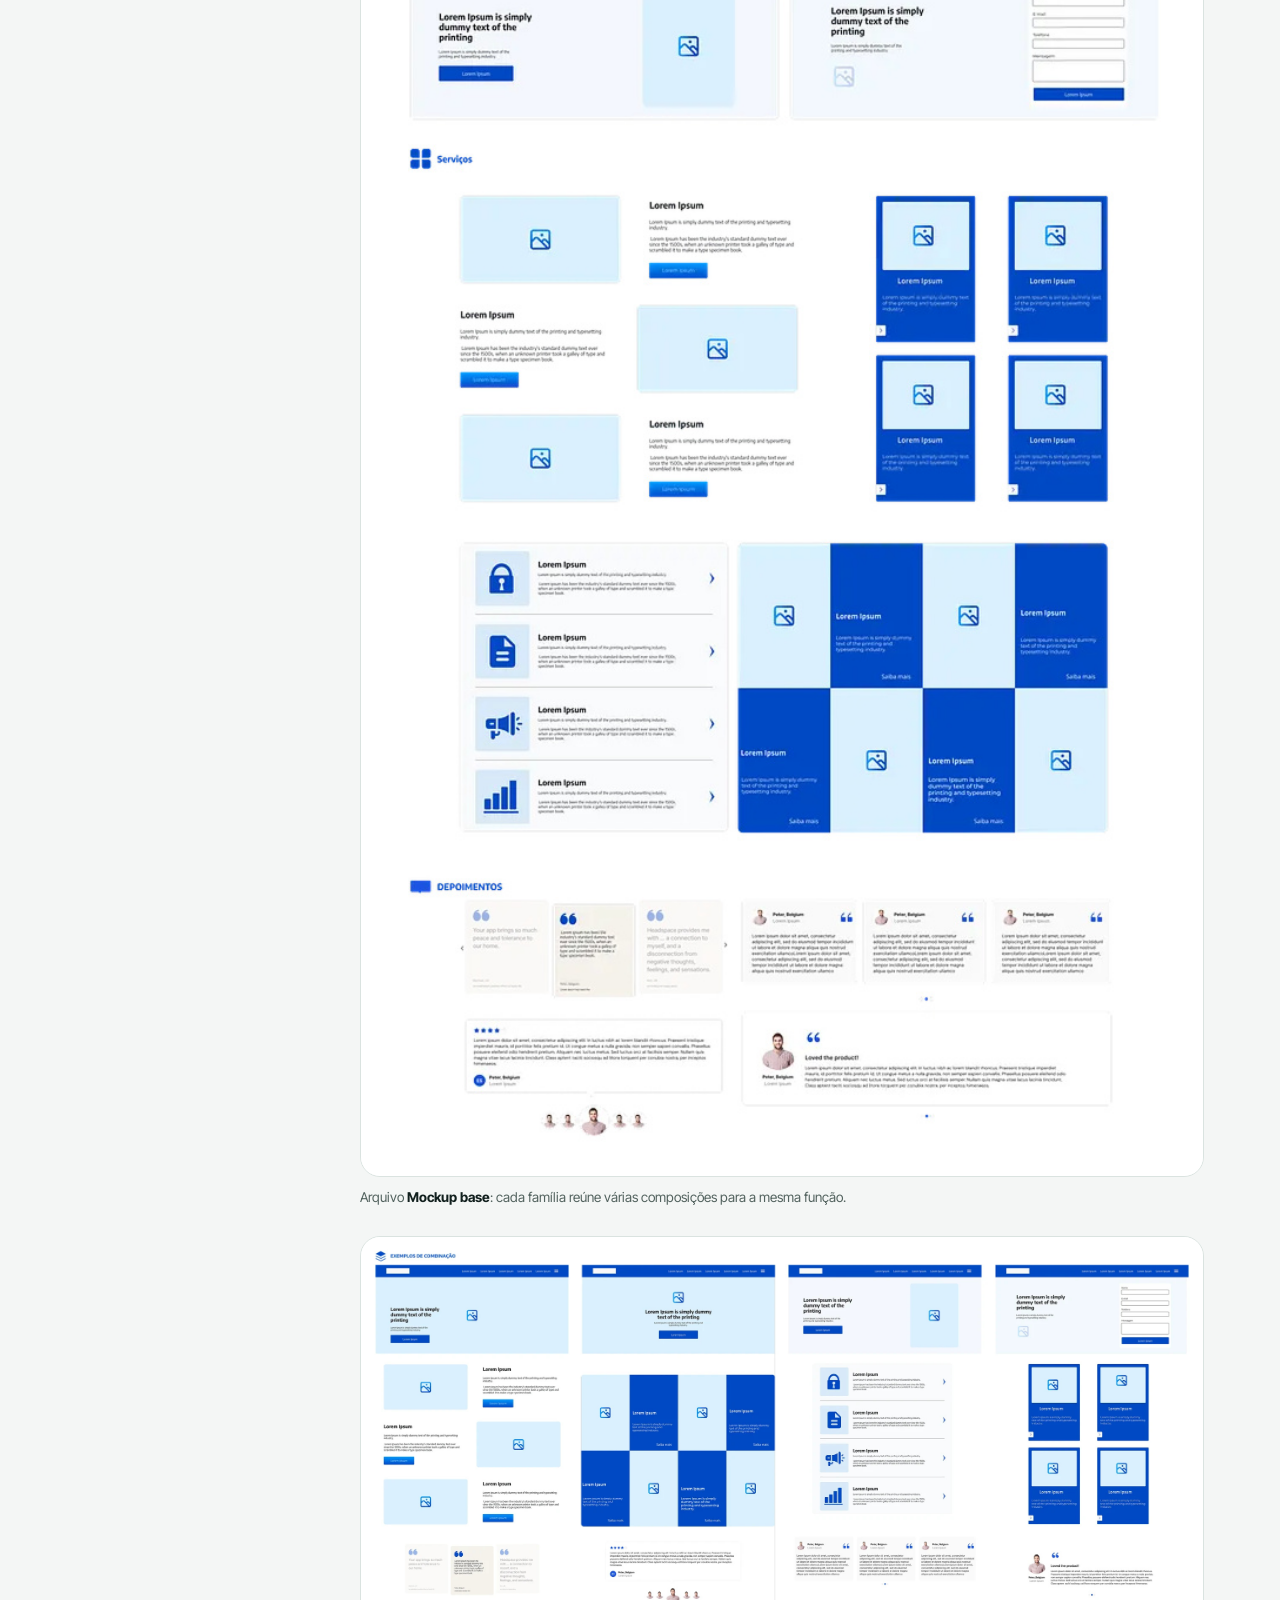
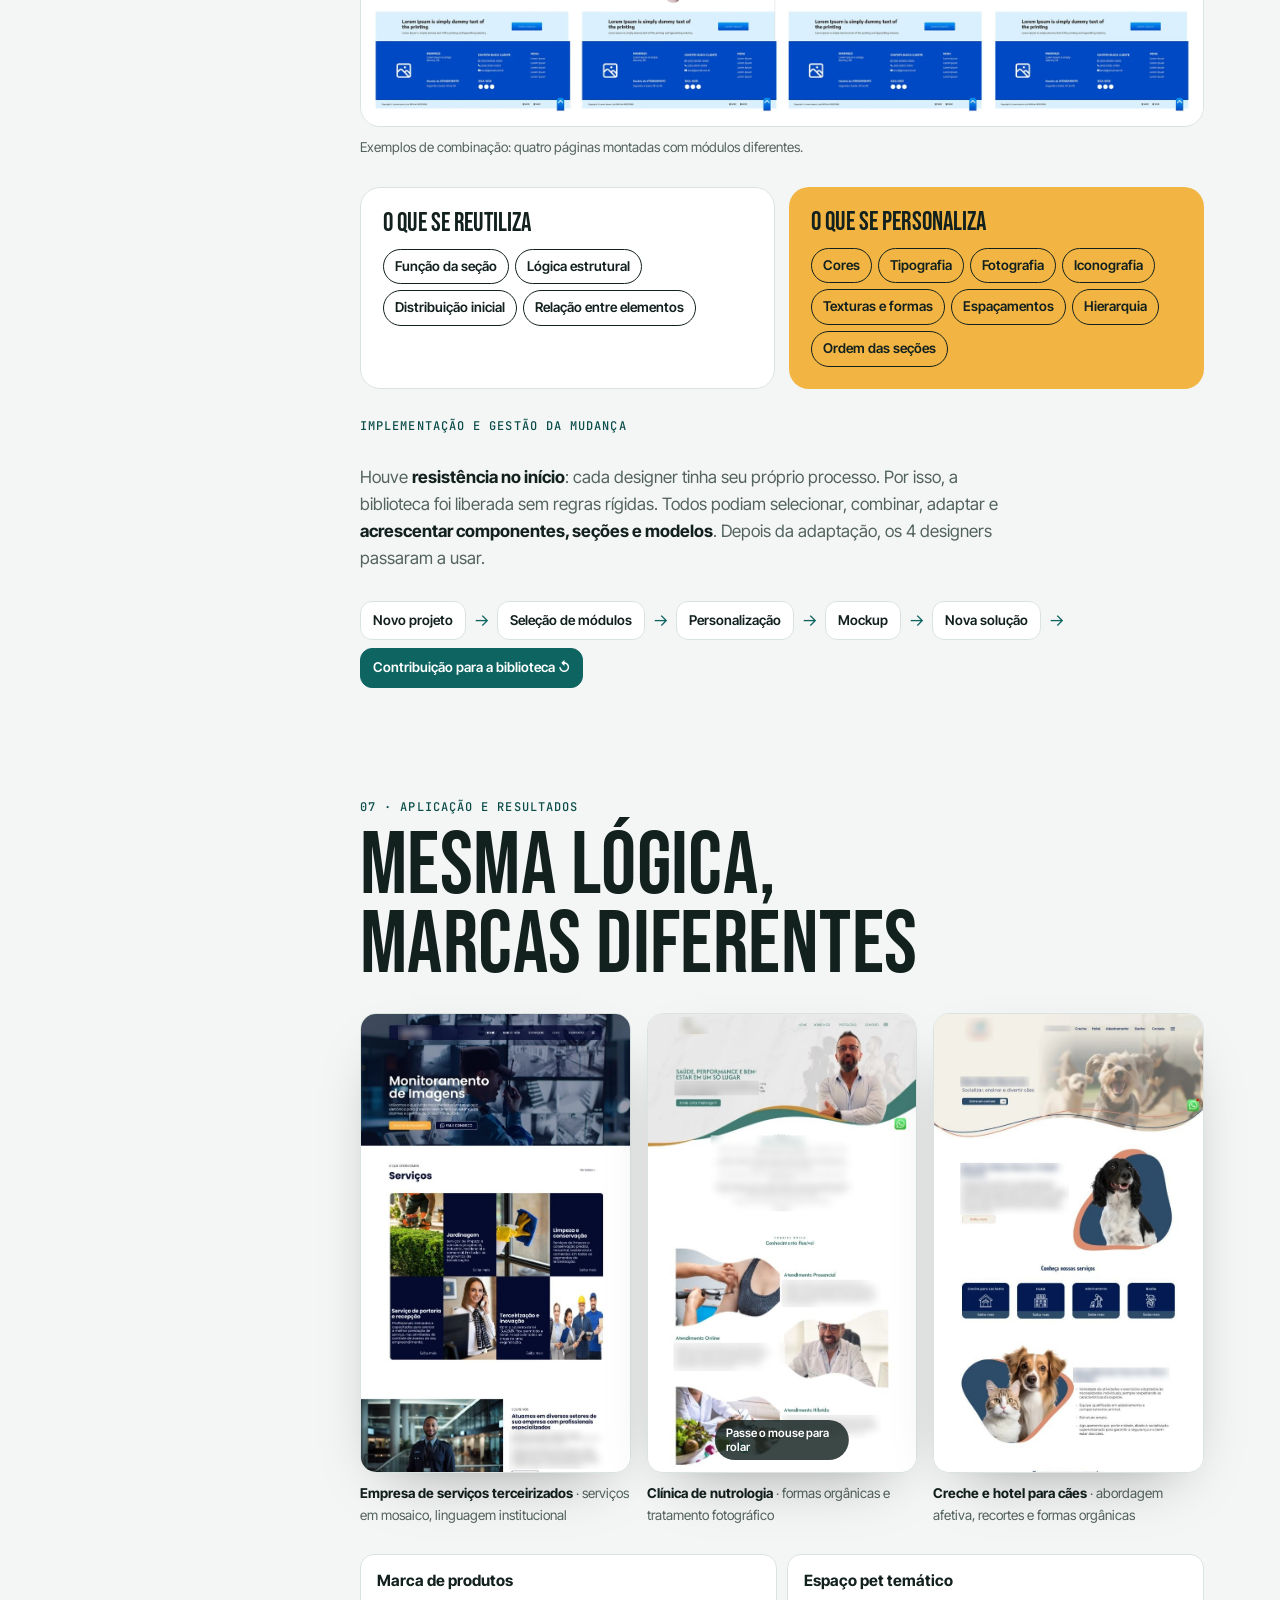
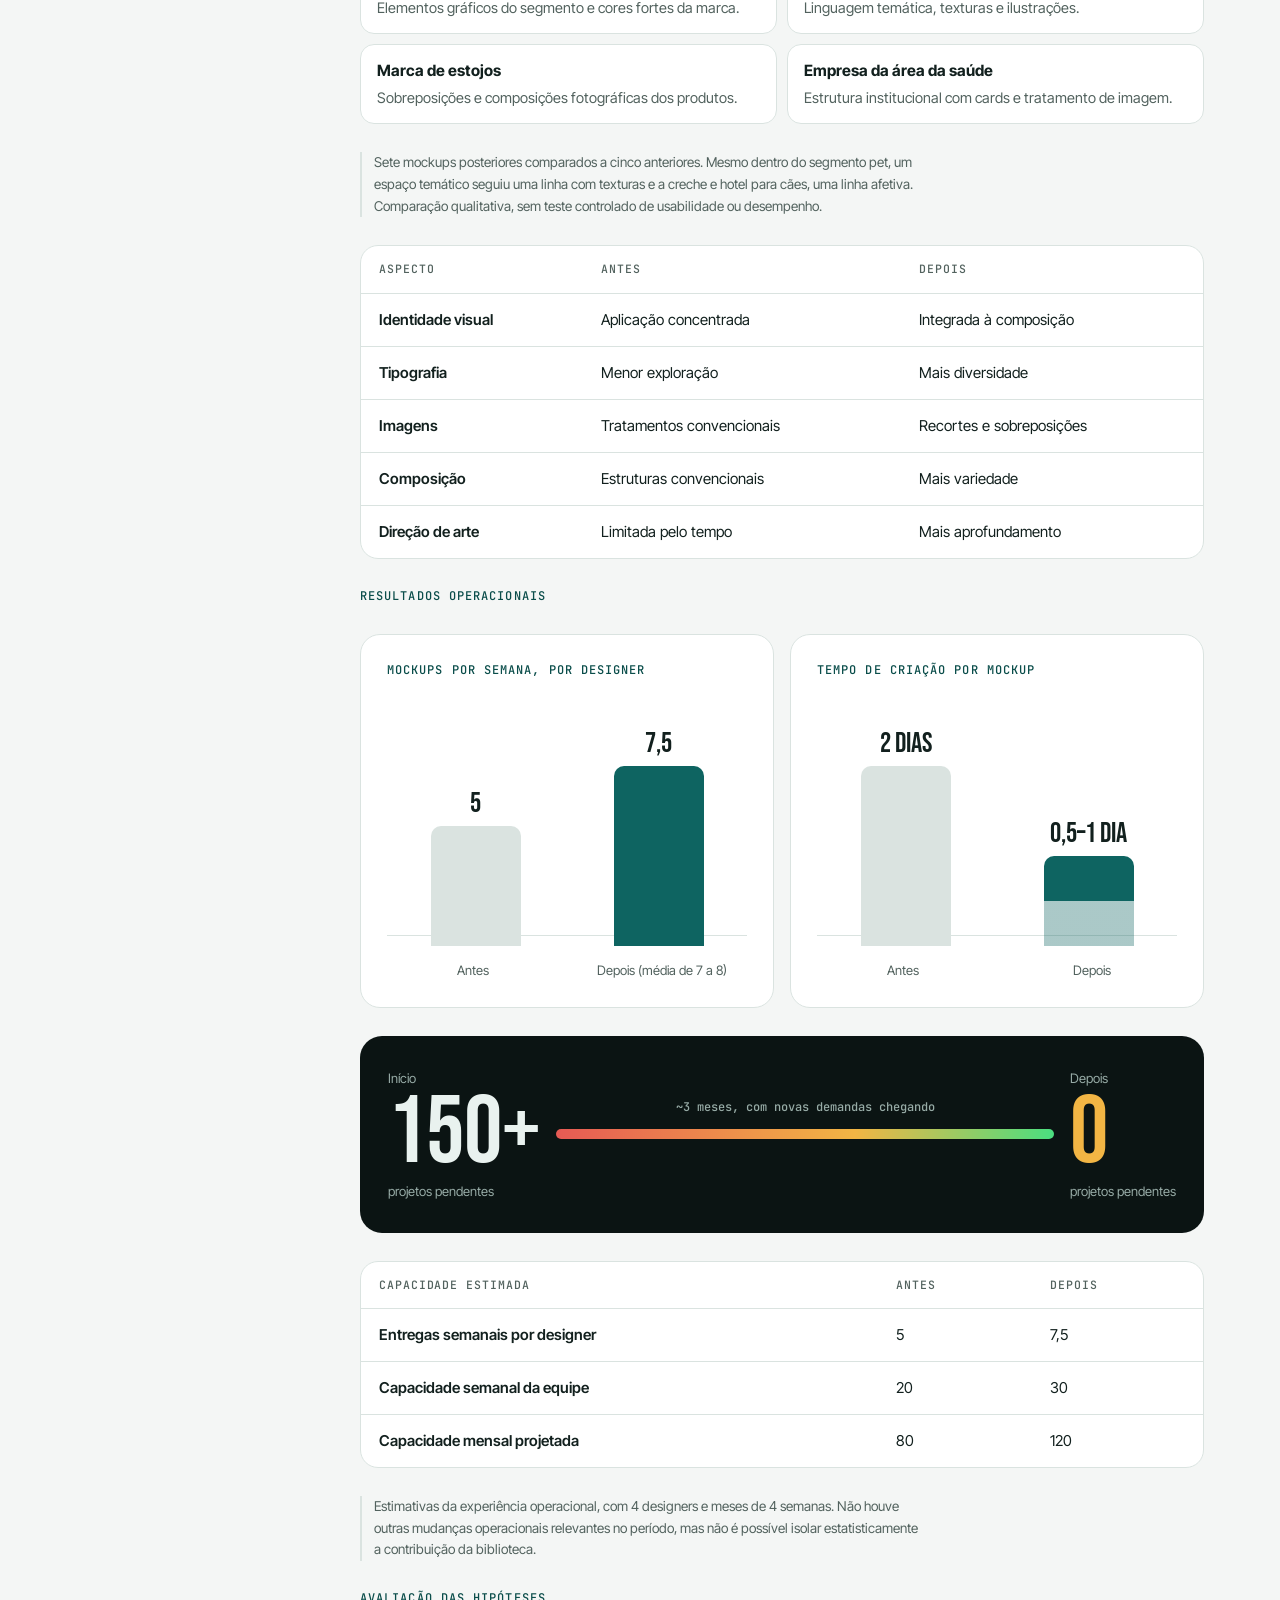
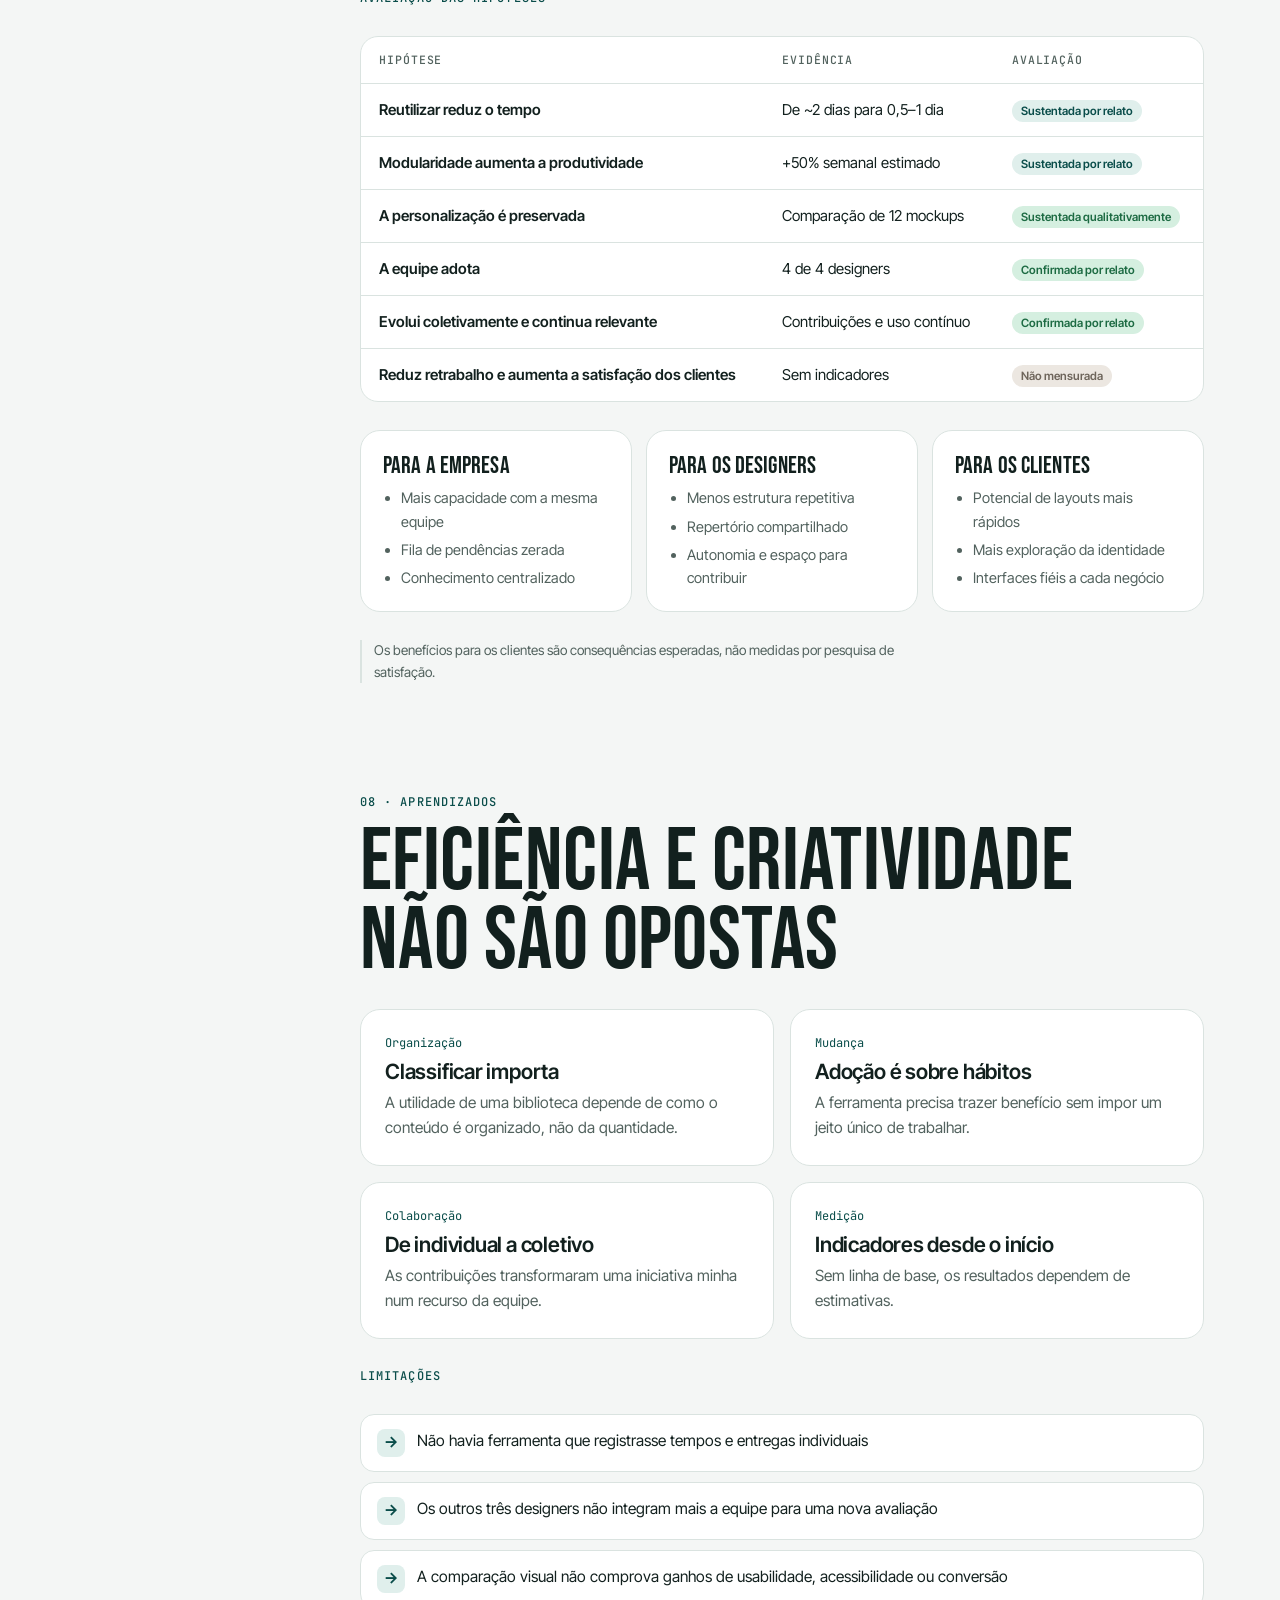
<file: cases/case-PARA-PASTA-cases.html>
<!doctype html>
<html lang="pt-BR">
<head>
<meta charset="utf-8">
<meta name="viewport" content="width=device-width, initial-scale=1, viewport-fit=cover">
<title>Design em escala — Samille Leão</title>
<meta name="description" content="Como um sistema modular no Figma transformou a produção de sites institucionais: +50% de produtividade estimada e uma fila de 150+ projetos zerada em três meses.">
<link rel="preconnect" href="https://fonts.googleapis.com">
<link rel="preconnect" href="https://fonts.gstatic.com" crossorigin>
<link rel="stylesheet" href="https://fonts.googleapis.com/css2?family=Bebas+Neue&family=Inter+Tight:wght@400;500;600;700&family=JetBrains+Mono:wght@400;500&display=swap">
<link rel="stylesheet" href="../css/site.css">
<style>:root{padding-top:env(safe-area-inset-top,0px);padding-bottom:env(safe-area-inset-bottom,0px)}</style>
</head>
<body>
<div class="progress" aria-hidden="true"></div>

<header class="top">
  <div class="wrap">
    <a class="back" href="../index.html#cases">← Voltar aos cases</a>
    <a class="brand" href="../index.html" aria-label="Samille Leão, início"><span class="logo" aria-hidden="true"></span></a>
  </div>
</header>

<main>
  <!-- CAPA -->
  <section class="stage cover">
    <div class="wrap cover-grid">
      <div>
        <p class="label">Case study · UX/UI Design · DesignOps</p>
        <h1><span class="ln"><span>Design</span></span><span class="ln"><span>em escala</span></span></h1>
        <p class="tagline">Como um sistema modular transformou a produção de sites institucionais, sem transformar marcas diferentes em versões do mesmo template.</p>
        <dl class="facts">
          <div><dt>Empresa</dt><dd>Grupo Ideal Trends</dd></div>
          <div><dt>Minha atuação</dt><dd>UX/UI Designer e idealizadora</dd></div>
          <div><dt>Áreas</dt><dd>UX/UI, DesignOps, Design Modular</dd></div>
          <div><dt>Equipe</dt><dd>4 designers</dd></div>
          <div><dt>Construção</dt><dd>2 meses (1ª versão)</dd></div>
                    <div><dt>Status</dt><dd>Implementado e em uso</dd></div>
        </dl>
      </div>
      
      <div class="ms" role="img" aria-label="Três sites construídos com a mesma estrutura modular e identidades visuais diferentes">
        <span class="ms-tag">Mesma estrutura · identidades diferentes</span>
        <span class="ms-site ms-real ms-v1"><img src="../img/escala-mondocao.jpg" alt="Site de creche e hotel para cães" loading="lazy"></span>
        <span class="ms-site ms-real ms-v2"><img src="../img/escala-dalp.jpg" alt="Site de empresa de serviços terceirizados" loading="lazy"></span>
        <span class="ms-site ms-real ms-v3"><img src="../img/escala-constantino.jpg" alt="Site de clínica de nutrologia" loading="lazy"></span>
        <span class="ms-cap"><span><b>Pet</b> · afetivo</span><span><b>Serviços</b> · corporativo</span><span><b>Clínica</b> · orgânico</span></span>
      </div>
    </div>
  </section>

  <div class="wrap case-layout">
    <aside class="toc" aria-label="Capítulos do case">
      <p class="label">Neste case</p>
      <ol>
        <li><a href="#visao">Visão geral</a></li>
        <li><a href="#contexto">Contexto e desafio</a></li>
        <li><a href="#discovery">Discovery</a></li>
        <li><a href="#definicao">Síntese e definição</a></li>
        <li><a href="#ideacao">Ideação</a></li>
        <li><a href="#solucao">A solução</a></li>
        <li><a href="#resultados">Aplicação e resultados</a></li>
        <li><a href="#aprendizados">Aprendizados</a></li>
      </ol>
    </aside>

    <div class="chapters">
      <!-- 1 -->
      <section class="chapter" id="visao">
        <header class="reveal">
          <p class="label">01 · Visão geral</p>
          <h2>Mais velocidade, sem um template único</h2>
        </header>
        <div class="callout reveal"><small>Pergunta central</small>Como acelerar a produção de sites institucionais sem comprometer a identidade visual e as particularidades de cada cliente?</div>
        <p class="intro reveal">No <strong>Grupo Ideal Trends</strong>, uma equipe de <strong>4 designers</strong> enfrentava prazos curtos e uma fila com <strong>mais de 150 sites pendentes</strong>. Investiguei o processo, ouvi quem participava dele e identifiquei estruturas que se repetiam. O resultado foi uma <strong>biblioteca modular de layouts no Figma</strong>, inspirada em Design Systems.</p>
        <div class="kpis" id="g-resultados">
          <div class="kpi reveal"><strong>+50%</strong><span>produtividade semanal estimada</span></div>
          <div class="kpi reveal"><strong>50–75%</strong><span>menos tempo por mockup (estimado)</span></div>
          <div class="kpi reveal"><strong>150+ → 0</strong><span>fila de projetos zerada em ~3 meses</span></div>
          <div class="kpi reveal"><strong>100%</strong><span>de adoção pela equipe original</span></div>
          <div class="kpi reveal"><strong>2 meses</strong><span>para a primeira versão</span></div>
          <div class="kpi reveal"><strong>Em uso</strong><span>até hoje, mesmo após mudanças na equipe</span></div>
        </div>
        <p class="note reveal">Indicadores operacionais estimados a partir da experiência profissional. Não há registros históricos detalhados da produção.</p>
        <p class="label reveal">A jornada do projeto</p>
        <ol class="devj reveal" id="g-jornada">
          <li><b>Contexto e desafio</b><span>Alta demanda e pedido da gestora</span></li>
          <li><b>Discovery</b><span>Implementação e designers</span></li>
          <li><b>Pesquisa e análise</b><span>Briefings, referências e padrões</span></li>
          <li><b>Definição</b><span>Dores, necessidades e hipóteses</span></li>
          <li class="k"><b>Ideação</b><span>Abordagem modular</span></li>
          <li><b>Desenvolvimento</b><span>Biblioteca em 2 meses</span></li>
          <li><b>Implementação</b><span>Arquivo com os 4 designers</span></li>
          <li><b>Adoção</b><span>Adaptação e contribuição</span></li>
          <li class="k"><b>Resultados</b><span>Produtividade e fila zerada</span></li>
          <li><b>Evolução</b><span>Aprendizados e automação</span></li>
        </ol>
      </section>

      <!-- 2 -->
      <section class="chapter" id="contexto">
        <header class="reveal">
          <p class="label">02 · Contexto e desafio</p>
          <h2>Clientes diferentes, estruturas parecidas</h2>
        </header>
        <p class="intro reveal">A empresa produzia sites para negócios de segmentos variados. Mesmo com marcas distintas, quase todos os projetos precisavam das mesmas peças:</p>
        <div class="chips-lg reveal"><span>Apresentação institucional</span><span>Produtos e serviços</span><span>Diferenciais</span><span>Depoimentos</span><span>Chamadas para contato</span><span>Formulários</span><span>Navegação</span><span>Rodapé</span></div>
        <div class="prose reveal"><p>Construir essas estruturas a cada projeto consumia o tempo que deveria ir para a <strong>identidade visual</strong> de cada cliente. A gestora me pediu um <strong>mockup base</strong> para acelerar a produção.</p></div>
        <div class="vs reveal">
          <div class="no"><b>O pedido</b><h3>Um template único</h3><p>Resolveria parte da velocidade, mas criaria um problema novo: sites cada vez mais parecidos.</p></div>
          <div class="yes"><b>O desafio real</b><h3>Equilibrar três necessidades</h3><p>Eficiência operacional, liberdade criativa e personalização visual.</p></div>
        </div>
        <div class="prose reveal"><p><strong>Objetivo:</strong> criar uma solução reutilizável e escalável que reduzisse o esforço com estruturas recorrentes, ampliasse a capacidade da equipe e preservasse a identidade de cada cliente.</p></div>
      </section>

      <!-- 3 -->
      <section class="chapter" id="discovery">
        <header class="reveal">
          <p class="label">03 · Discovery</p>
          <h2>Entender o problema antes de desenhar</h2>
        </header>
        <div class="rings reveal" id="g-stake" role="img" aria-label="Mapa de stakeholders: no centro os designers, usuários diretos; ao redor gestão, implementação e desenvolvimento; na borda comercial, clientes e visitantes dos sites.">
          <span class="ring r3"></span><span class="ring r2"></span>
          <span class="ring r1">Designers<small>usuários diretos</small></span>
          <span class="pill mid" style="left:50%;top:22%">Gestão · patrocinadora</span>
          <span class="pill mid" style="left:24%;top:62%">Implementação · briefings</span>
          <span class="pill mid" style="left:76%;top:62%">Desenvolvimento</span>
          <span class="pill" style="left:50%;top:5%">Comercial</span>
          <span class="pill" style="left:12%;top:88%">Clientes</span>
          <span class="pill" style="left:86%;top:88%">Visitantes dos sites</span>
        </div>
        <div class="legend reveal"><span><i style="background:var(--accent)"></i>Usuários diretos</span><span><i style="background:var(--accent-soft);border:1px solid var(--accent)"></i>Stakeholders próximos</span><span><i style="background:var(--accent-soft);opacity:.55"></i>Relação indireta</span></div>
        <div class="prose reveal"><p>O design não falava com o comercial. Depois da venda, a <strong>implementação</strong> conduzia as reuniões com o cliente e montava o briefing. Era com ela que os designers tiravam dúvidas. A investigação ouviu os dois lados desse fluxo.</p></div>
        <div class="chips-lg reveal"><span>Conversas e entrevistas</span><span>Análise de briefings</span><span>Observação da rotina</span><span>Curadoria de referências</span><span>Padrões nos mockups</span></div>

        <p class="label reveal">O que cada lado contou</p>
        <div class="disc reveal" id="g-discovery">
          <div class="col"><b>Implementação · 6 analistas</b><h3>Origem das informações</h3><ul><li>Clientes com dificuldade de traduzir expectativas em requisitos</li><li>Referências visuais ausentes ou pouco compatíveis</li><li>Conteúdos e materiais incompletos</li><li>Mudanças de expectativa ao ver a proposta</li><li>Comunicação entre equipes a melhorar</li></ul></div>
          <div class="col"><b>Designers · usuários diretos</b><h3>Transformação em interface</h3><ul><li>Pesquisa complementar sobre cada cliente</li><li>Decisões estruturais repetitivas</li><li>Referências dispersas</li><li>Prazos reduzidos para explorar</li><li>Retrabalho com mudanças de conteúdo</li><li>Métodos individuais de trabalho</li></ul></div>
          <div class="opp"><span class="arrow2" aria-hidden="true">↓</span><p>Oportunidade: reduzir o esforço de transformar informações em estruturas visuais.</p><div class="sys"><strong>Sistema modular colaborativo</strong><span>Reutilização · Flexibilidade · Autonomia</span></div></div>
        </div>
        <p class="note reveal">Nem tudo seria resolvido por uma biblioteca. Delimitei o escopo nos problemas operacionais da produção dos layouts.</p>

        <p class="label reveal">O briefing na prática</p>
        <div class="vs reveal">
          <div class="no"><b>Problemas informacionais</b><h3>Fora do escopo</h3><p>Coleta, organização e clareza das informações vindas do cliente.</p></div>
          <div class="yes"><b>Problemas operacionais</b><h3>Foco da solução</h3><p>O esforço de transformar essas informações em estruturas e mockups.</p></div>
        </div>
        <div class="prose reveal"><p>Ao receber um projeto, eu consultava o site e o Instagram do cliente para entender identidade, linguagem, fotos e posicionamento. Essa pesquisa continuava essencial. O que dava para otimizar era a construção que vinha depois.</p></div>

        <p class="label reveal">Jornada do designer · antes</p>
        <div class="journey" id="g-flow">
          <div class="jrow reveal">
            <b>As is · antes</b>
            <div class="jsteps"><span>Briefing</span><em>→</em><span>Pesquisa</span><em>→</em><span>Referências</span><em>→</em><span>Direção visual</span><em>→</em><span class="hot">Construir estruturas</span><em>→</em><span>Personalizar</span><em>→</em><span>Mockup</span></div>
            <div class="jtime"><strong>~2 dias</strong><span>por mockup</span></div>
          </div>
          <div class="jrow to reveal">
            <b>To be · depois</b>
            <div class="jsteps"><span>Briefing</span><em>→</em><span>Pesquisa</span><em>→</em><span>Referências</span><em>→</em><span>Direção visual</span><em>→</em><span class="hot">Selecionar módulos</span><em>→</em><span>Personalizar</span><em>→</em><span>Mockup</span></div>
            <div class="jtime"><strong>0,5–1 dia</strong><span>por mockup</span></div>
          </div>
        </div>

        <p class="label reveal">Padrões em projetos anteriores</p>
        <div class="prose reveal"><p>Analisei cinco mockups anteriores, de segmentos como veterinário, alimentício e mobiliário industrial. Identidades diferentes, mesma espinha dorsal: <strong>header, hero, sobre nós, serviços, blocos alternados, depoimentos, CTA e footer</strong>. A função de uma seção podia ser reutilizada sem definir a aparência final.</p></div>
      </section>

      <!-- 4 -->
      <section class="chapter" id="definicao">
        <header class="reveal">
          <p class="label">04 · Síntese e definição</p>
          <h2>Seis descobertas, um problema claro</h2>
        </header>
        <div class="grid-3" id="g-insights">
          <div class="box reveal"><span class="ic">Insight 01</span><h3>Começa antes do Figma</h3><p>Interpretar, pesquisar e organizar fazem parte da produção.</p></div>
          <div class="box reveal"><span class="ic">Insight 02</span><h3>Necessidades em comum</h3><p>Segmentos diferentes, seções com a mesma função.</p></div>
          <div class="box reveal"><span class="ic">Insight 03</span><h3>Pesquisa × construção</h3><p>As duas disputavam o mesmo tempo.</p></div>
          <div class="box reveal"><span class="ic">Insight 04</span><h3>Centralizar ajuda</h3><p>Soluções de um projeto podiam servir a outros.</p></div>
          <div class="box reveal"><span class="ic">Insight 05</span><h3>Autonomia é adoção</h3><p>Nada de template obrigatório.</p></div>
          <div class="box reveal"><span class="ic">Insight 06</span><h3>Problema coletivo</h3><p>A fila era da operação, não de uma pessoa.</p></div>
        </div>
        <p class="label reveal">Matriz CSD</p>
        <div class="csd" id="g-csd">
          <div class="c reveal"><h3>Certezas</h3><span>150+ projetos pendentes</span><span>4 designers</span><span>Estruturas recorrentes</span><span>Métodos individuais</span><span>Tempo limitado</span></div>
          <div class="s reveal"><h3>Suposições</h3><span>Reutilizar acelera</span><span>Centralizar facilita</span><span>Flexibilidade preserva a identidade</span><span>Colaboração faz evoluir</span><span>Autonomia favorece a adoção</span></div>
          <div class="d reveal"><h3>Dúvidas</h3><span>Como organizar?</span><span>Quais módulos priorizar?</span><span>Como evitar sites parecidos?</span><span>Como medir?</span><span>Como a equipe vai reagir?</span></div>
        </div>
        <div class="callout reveal"><small>How Might We</small>Como poderíamos acelerar a produção de mockups, reduzindo decisões estruturais repetitivas e preservando a liberdade criativa dos designers e a individualidade de cada cliente?</div>
        <div class="prose reveal"><p><strong>Hipótese:</strong> com uma biblioteca de estruturas reutilizáveis, organizadas e flexíveis, os designers gastariam menos esforço com seções recorrentes e mais tempo com as decisões visuais de cada projeto.</p></div>
        <div class="chips-lg reveal"><span>Menos tempo por mockup</span><span>Mais capacidade</span><span>Adoção pela equipe</span><span>Diversidade visual</span><span>Evolução colaborativa</span><span>Fila menor</span></div>
        <p class="note reveal">Critérios de sucesso definidos para a solução.</p>
      </section>

      <!-- 5 -->
      <section class="chapter" id="ideacao">
        <header class="reveal">
          <p class="label">05 · Ideação</p>
          <h2>Por que um sistema modular</h2>
        </header>
        <div class="alt3 reveal" id="g-alternativas">
          <div><b>Alternativa</b><h3>Criação individual</h3><p>Alta liberdade, mas mantém o esforço repetitivo.</p><span class="meter">Velocidade<i style="--v:30%"></i></span><span class="meter">Liberdade<i style="--v:95%"></i></span></div>
          <div class="pick"><b>Escolhida</b><h3>Sistema modular</h3><p>Reutiliza a lógica estrutural sem impor uma aparência.</p><span class="meter">Velocidade<i style="--v:85%"></i></span><span class="meter">Liberdade<i style="--v:90%"></i></span></div>
          <div><b>Alternativa</b><h3>Template fixo</h3><p>Rápido, mas homogeneiza os sites.</p><span class="meter">Velocidade<i style="--v:90%"></i></span><span class="meter">Liberdade<i style="--v:25%"></i></span></div>
        </div>
        <p class="note reveal">Representação qualitativa da comparação entre as abordagens. Apresentei a proposta à gestora e recebi autonomia para desenvolver e implementar.</p>
        <p class="label reveal">Rastreabilidade das decisões</p>
        <div class="tbl reveal" id="g-rastreio">
          <table>
            <thead><tr><th>Necessidade</th><th>Decisão de design</th><th>Benefício</th></tr></thead>
            <tbody>
              <tr><td>Reduzir decisões repetitivas</td><td>Estruturas reutilizáveis</td><td>Menos esforço de construção</td></tr>
              <tr><td>Organizar o repertório</td><td>Biblioteca centralizada no Figma</td><td>Acesso fácil</td></tr>
              <tr><td>Achar rápido</td><td>Componentes, seções e modelos</td><td>Seleção ágil</td></tr>
              <tr><td>Atender segmentos diferentes</td><td>Variações de composição</td><td>Flexibilidade</td></tr>
              <tr><td>Preservar a identidade</td><td>Módulos personalizáveis</td><td>Diferenciação</td></tr>
              <tr><td>Respeitar métodos individuais</td><td>Nada obrigatório</td><td>Autonomia</td></tr>
              <tr><td>Compartilhar e ampliar</td><td>Arquivo aberto a contribuições</td><td>Evolução contínua</td></tr>
            </tbody>
          </table>
        </div>
      </section>

      <!-- 6 -->
      <section class="chapter" id="solucao">
        <header class="reveal">
          <p class="label">06 · A solução</p>
          <h2>Uma biblioteca em três níveis</h2>
        </header>
        <p class="intro reveal">Construída em cerca de <strong>dois meses</strong>, em paralelo às demandas normais, e centralizada num arquivo compartilhado do Figma chamado <strong>Mockup base</strong>. O maior desafio foi organizar o conteúdo para que fosse fácil achar, escolher e adaptar cada peça.</p>
        <div class="arch reveal" id="g-arq">
          <div class="lvl"><b>Nível 01</b><h3>Componentes</h3><span class="mini"><i></i><i></i><i></i></span><p>Unidades de apoio reutilizáveis.</p></div>
          <span class="arr" aria-hidden="true">→</span>
          <div class="lvl"><b>Nível 02</b><h3>Seções</h3><span class="mini msec"><i></i><i></i><i></i></span><p>Banners, institucional, serviços, produtos, diferenciais, depoimentos, CTA, contato.</p></div>
          <span class="arr" aria-hidden="true">→</span>
          <div class="lvl"><b>Nível 03</b><h3>Modelos</h3><span class="mini msec"><i></i><i style="width:100%"></i><i></i></span><p>Combinações de ponto de partida, sem obrigação de seguir.</p></div>
          <span class="arr" aria-hidden="true">→</span>
          <div class="lvl out"><b>Resultado</b><h3>Mockup personalizado</h3><p>Identidade, tipografia e direção de arte de cada cliente.</p></div>
        </div>
        <figure class="shot reveal"><img src="../img/escala-familias.jpg" alt="Arquivo Mockup base no Figma: famílias de hero, serviços e depoimentos com várias composições" loading="lazy"><figcaption>Arquivo <b>Mockup base</b>: cada família reúne várias composições para a mesma função.</figcaption></figure>
        <figure class="shot reveal" id="g-combina"><img src="../img/escala-combinacoes.jpg" alt="Exemplos de combinação: quatro páginas completas montadas com módulos diferentes da biblioteca" loading="lazy"><figcaption>Exemplos de combinação: quatro páginas montadas com módulos diferentes.</figcaption></figure>
        <div class="keep reveal">
          <div class="a"><h3>O que se reutiliza</h3><div class="tags"><span>Função da seção</span><span>Lógica estrutural</span><span>Distribuição inicial</span><span>Relação entre elementos</span></div></div>
          <div class="b"><h3>O que se personaliza</h3><div class="tags"><span>Cores</span><span>Tipografia</span><span>Fotografia</span><span>Iconografia</span><span>Texturas e formas</span><span>Espaçamentos</span><span>Hierarquia</span><span>Ordem das seções</span></div></div>
        </div>
        <p class="label reveal">Implementação e gestão da mudança</p>
        <div class="prose reveal"><p>Houve <strong>resistência no início</strong>: cada designer tinha seu próprio processo. Por isso, a biblioteca foi liberada sem regras rígidas. Todos podiam selecionar, combinar, adaptar e <strong>acrescentar componentes, seções e modelos</strong>. Depois da adaptação, os 4 designers passaram a usar.</p></div>
        <div class="cycle reveal"><span>Novo projeto</span><em>→</em><span>Seleção de módulos</span><em>→</em><span>Personalização</span><em>→</em><span>Mockup</span><em>→</em><span>Nova solução</span><em>→</em><span class="loop">Contribuição para a biblioteca ↺</span></div>
      </section>

      <!-- 7 -->
      <section class="chapter" id="resultados">
        <header class="reveal">
          <p class="label">07 · Aplicação e resultados</p>
          <h2>Mesma lógica, marcas diferentes</h2>
        </header>
        <div class="gallery" id="g-depois">
          <figure class="scrollshot reveal"><div class="frame"><img src="../img/escala-dalp.jpg" alt="Mockup completo do site de uma empresa de serviços terceirizados" loading="lazy"></div><figcaption><b>Empresa de serviços terceirizados</b> · serviços em mosaico, linguagem institucional</figcaption></figure>
          <figure class="scrollshot reveal"><div class="frame"><img src="../img/escala-constantino.jpg" alt="Mockup completo do site de uma clínica de nutrologia" loading="lazy"><div class="hint" aria-hidden="true">Passe o mouse para rolar</div></div><figcaption><b>Clínica de nutrologia</b> · formas orgânicas e tratamento fotográfico</figcaption></figure>
          <figure class="scrollshot reveal"><div class="frame"><img src="../img/escala-mondocao.jpg" alt="Mockup completo do site de uma creche e hotel para cães" loading="lazy"></div><figcaption><b>Creche e hotel para cães</b> · abordagem afetiva, recortes e formas orgânicas</figcaption></figure>
        </div>
        <div class="projs reveal">
          <div><b>Marca de produtos</b>Elementos gráficos do segmento e cores fortes da marca.</div>
          <div><b>Espaço pet temático</b>Linguagem temática, texturas e ilustrações.</div>
          <div><b>Marca de estojos</b>Sobreposições e composições fotográficas dos produtos.</div>
          <div><b>Empresa da área da saúde</b>Estrutura institucional com cards e tratamento de imagem.</div>
        </div>
        <p class="note reveal">Sete mockups posteriores comparados a cinco anteriores. Mesmo dentro do segmento pet, um espaço temático seguiu uma linha com texturas e a creche e hotel para cães, uma linha afetiva. Comparação qualitativa, sem teste controlado de usabilidade ou desempenho.</p>
        <div class="tbl reveal">
          <table>
            <thead><tr><th>Aspecto</th><th>Antes</th><th>Depois</th></tr></thead>
            <tbody>
              <tr><td>Identidade visual</td><td>Aplicação concentrada</td><td>Integrada à composição</td></tr>
              <tr><td>Tipografia</td><td>Menor exploração</td><td>Mais diversidade</td></tr>
              <tr><td>Imagens</td><td>Tratamentos convencionais</td><td>Recortes e sobreposições</td></tr>
              <tr><td>Composição</td><td>Estruturas convencionais</td><td>Mais variedade</td></tr>
              <tr><td>Direção de arte</td><td>Limitada pelo tempo</td><td>Mais aprofundamento</td></tr>
            </tbody>
          </table>
        </div>
        <p class="label reveal">Resultados operacionais</p>
        <div class="charts2" id="g-charts">
          <div class="chart reveal">
            <p class="label">Mockups por semana, por designer</p>
            <div class="vbars" style="--n:2"><div class="old"><strong>5</strong><i style="--px:120px"></i></div><div><strong>7,5</strong><i style="--px:180px"></i></div></div>
            <div class="vlabels" style="--n:2"><span>Antes</span><span>Depois (média de 7 a 8)</span></div>
          </div>
          <div class="chart reveal">
            <p class="label">Tempo de criação por mockup</p>
            <div class="vbars" style="--n:2"><div class="old"><strong>2 dias</strong><i style="--px:180px"></i></div><div class="range"><strong>0,5–1 dia</strong><i style="--px:90px"></i></div></div>
            <div class="vlabels" style="--n:2"><span>Antes</span><span>Depois</span></div>
          </div>
        </div>
        <div class="queue reveal" id="g-fila">
          <div><small>Início</small><strong>150+</strong><small>projetos pendentes</small></div>
          <div class="track"><span>~3 meses, com novas demandas chegando</span></div>
          <div class="end"><small>Depois</small><strong>0</strong><small>projetos pendentes</small></div>
        </div>
        <div class="tbl reveal">
          <table>
            <thead><tr><th>Capacidade estimada</th><th>Antes</th><th>Depois</th></tr></thead>
            <tbody>
              <tr><td>Entregas semanais por designer</td><td>5</td><td>7,5</td></tr>
              <tr><td>Capacidade semanal da equipe</td><td>20</td><td>30</td></tr>
              <tr><td>Capacidade mensal projetada</td><td>80</td><td>120</td></tr>
            </tbody>
          </table>
        </div>
        <p class="note reveal">Estimativas da experiência operacional, com 4 designers e meses de 4 semanas. Não houve outras mudanças operacionais relevantes no período, mas não é possível isolar estatisticamente a contribuição da biblioteca.</p>
        <p class="label reveal">Avaliação das hipóteses</p>
        <div class="tbl reveal">
          <table>
            <thead><tr><th>Hipótese</th><th>Evidência</th><th>Avaliação</th></tr></thead>
            <tbody>
              <tr><td>Reutilizar reduz o tempo</td><td>De ~2 dias para 0,5–1 dia</td><td><span class="verdict rel">Sustentada por relato</span></td></tr>
              <tr><td>Modularidade aumenta a produtividade</td><td>+50% semanal estimado</td><td><span class="verdict rel">Sustentada por relato</span></td></tr>
              <tr><td>A personalização é preservada</td><td>Comparação de 12 mockups</td><td><span class="verdict ok">Sustentada qualitativamente</span></td></tr>
              <tr><td>A equipe adota</td><td>4 de 4 designers</td><td><span class="verdict ok">Confirmada por relato</span></td></tr>
              <tr><td>Evolui coletivamente e continua relevante</td><td>Contribuições e uso contínuo</td><td><span class="verdict ok">Confirmada por relato</span></td></tr>
              <tr><td>Reduz retrabalho e aumenta a satisfação dos clientes</td><td>Sem indicadores</td><td><span class="verdict na">Não mensurada</span></td></tr>
            </tbody>
          </table>
        </div>
        <div class="value reveal" id="g-valor">
          <div><h3>Para a empresa</h3><ul><li>Mais capacidade com a mesma equipe</li><li>Fila de pendências zerada</li><li>Conhecimento centralizado</li></ul></div>
          <div><h3>Para os designers</h3><ul><li>Menos estrutura repetitiva</li><li>Repertório compartilhado</li><li>Autonomia e espaço para contribuir</li></ul></div>
          <div><h3>Para os clientes</h3><ul><li>Potencial de layouts mais rápidos</li><li>Mais exploração da identidade</li><li>Interfaces fiéis a cada negócio</li></ul></div>
        </div>
        <p class="note reveal">Os benefícios para os clientes são consequências esperadas, não medidas por pesquisa de satisfação.</p>
      </section>

      <!-- 8 -->
      <section class="chapter" id="aprendizados">
        <header class="reveal">
          <p class="label">08 · Aprendizados</p>
          <h2>Eficiência e criatividade não são opostas</h2>
        </header>
        <div class="grid-2">
          <div class="box reveal"><span class="ic">Organização</span><h3>Classificar importa</h3><p>A utilidade de uma biblioteca depende de como o conteúdo é organizado, não da quantidade.</p></div>
          <div class="box reveal"><span class="ic">Mudança</span><h3>Adoção é sobre hábitos</h3><p>A ferramenta precisa trazer benefício sem impor um jeito único de trabalhar.</p></div>
          <div class="box reveal"><span class="ic">Colaboração</span><h3>De individual a coletivo</h3><p>As contribuições transformaram uma iniciativa minha num recurso da equipe.</p></div>
          <div class="box reveal"><span class="ic">Medição</span><h3>Indicadores desde o início</h3><p>Sem linha de base, os resultados dependem de estimativas.</p></div>
        </div>
        <p class="label reveal">Limitações</p>
        <ul class="checklist">
          <li class="reveal">Não havia ferramenta que registrasse tempos e entregas individuais</li>
          <li class="reveal">Os outros três designers não integram mais a equipe para uma nova avaliação</li>
          <li class="reveal">A comparação visual não comprova ganhos de usabilidade, acessibilidade ou conversão</li>
        </ul>
        <p class="label reveal">O que eu faria diferente hoje</p>
        <ul class="checklist">
          <li class="reveal">Documentar o Discovery com mais formalidade: entrevistas, necessidades e critérios</li>
          <li class="reveal">Começar com poucos módulos prioritários e validar o uso antes de ampliar</li>
          <li class="reveal">Medir tempo por mockup, entregas, uso dos módulos, alterações e satisfação</li>
          <li class="reveal">Definir governança: nomenclatura, documentação e critérios de inclusão</li>
          <li class="reveal">Usar IA em briefings, referências e propostas estruturais, sem tirar a decisão do designer</li>
        </ul>
        <div class="callout reveal"><small>Conclusão</small>Padronizar a estrutura não significa padronizar a criatividade. Significa criar espaço para que ela aconteça.</div>
        <div class="medium-cta reveal">
          <div>
            <p class="label">Leitura completa</p>
            <h3 style="margin-top:10px">Quer ver todo o processo?</h3>
            <p>Pesquisa, decisões e limitações detalhadas no Medium.</p>
          </div>
          <a class="btn solid" href="https://medium.com/@santossamille/design-em-escala-como-o-lp-system-reduziu-o-time-to-market-em-50-atrav%C3%A9s-da-modularidade-fc46df75b092" target="_blank" rel="noopener" data-magnetic>Ler no Medium <span class="arr">→</span></a>
        </div>
      </section>
    </div>
  </div>

  <div class="wrap">
    <a class="next-case" href="the-one-with-fans.html"><span>Próximo case</span><b>The One With Fans <i>→</i></b></a>
  </div>
</main>

<footer>
  <div class="wrap">
    <span>© 2026 Samille Leão · UX/UI Designer</span>
    <a href="../index.html">Início</a>
  </div>
</footer>
<script src="../js/site.js"></script>
</body>
</html>
</file>
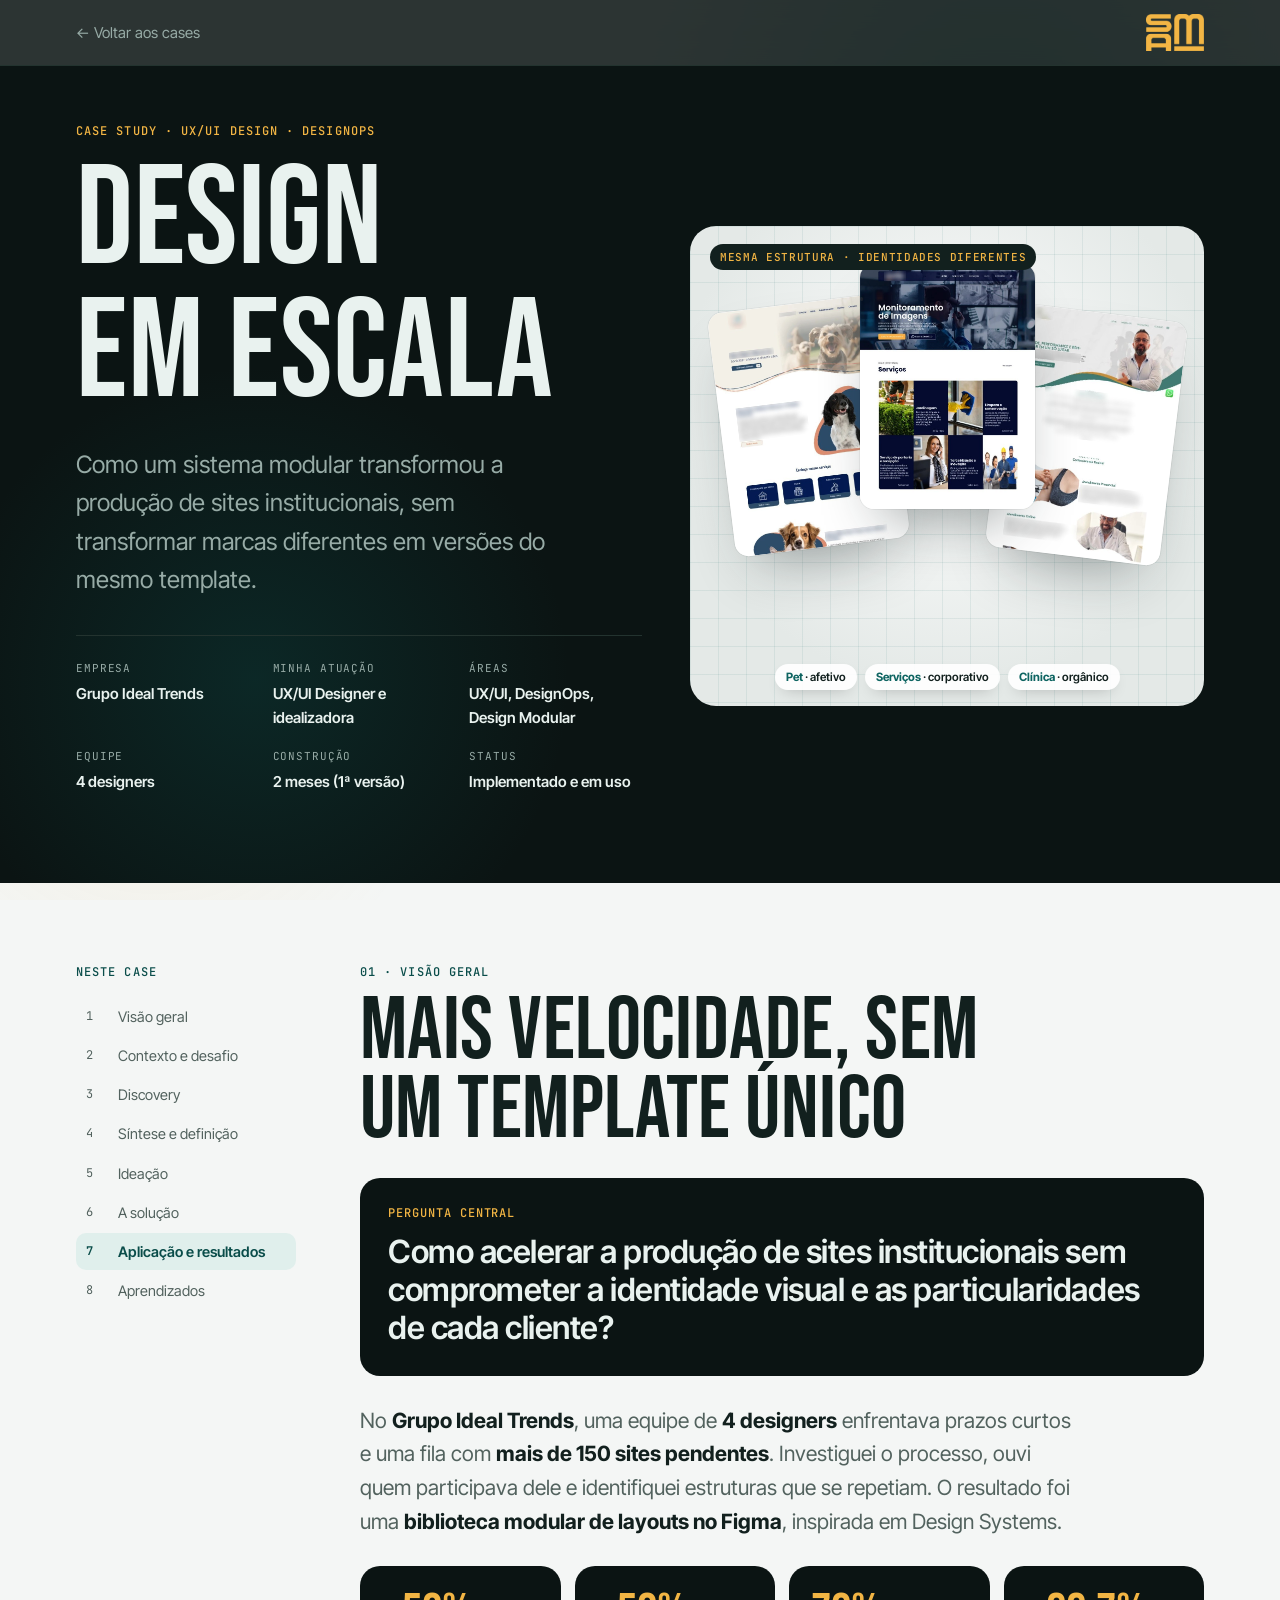
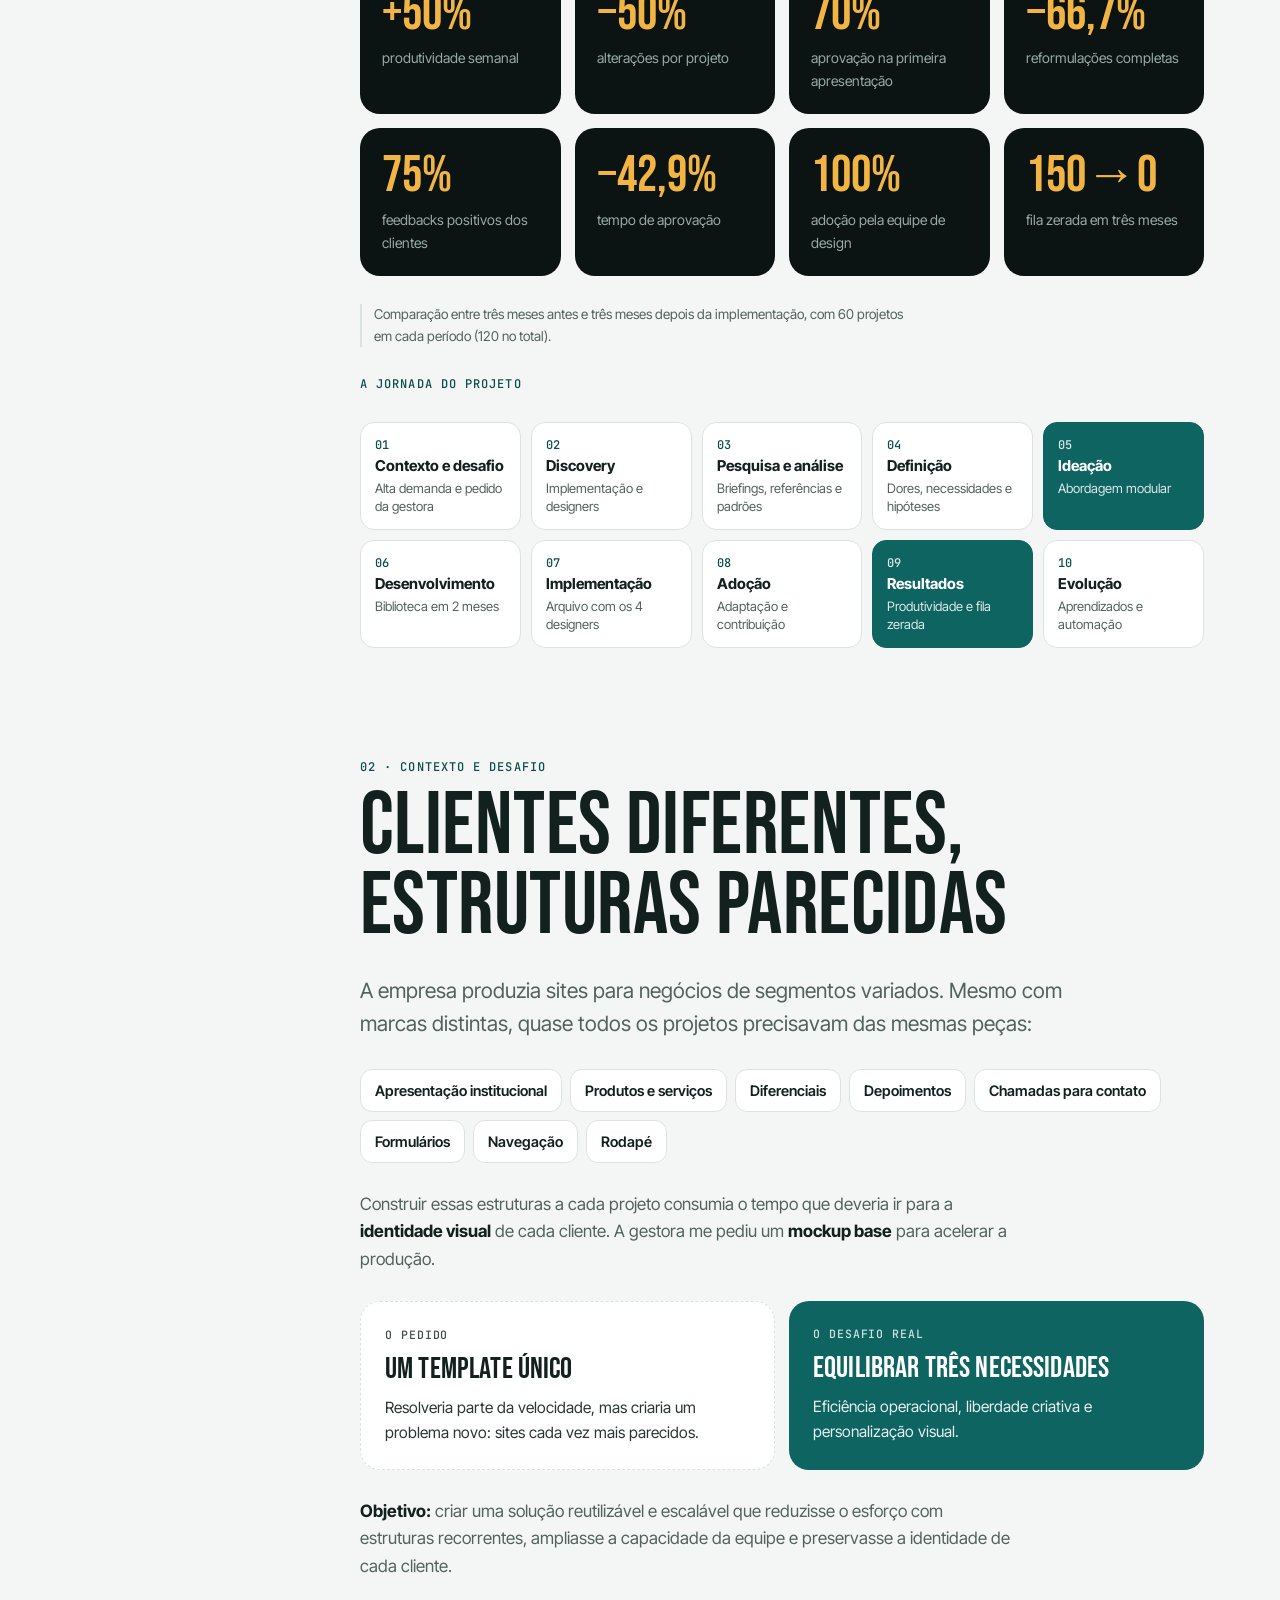
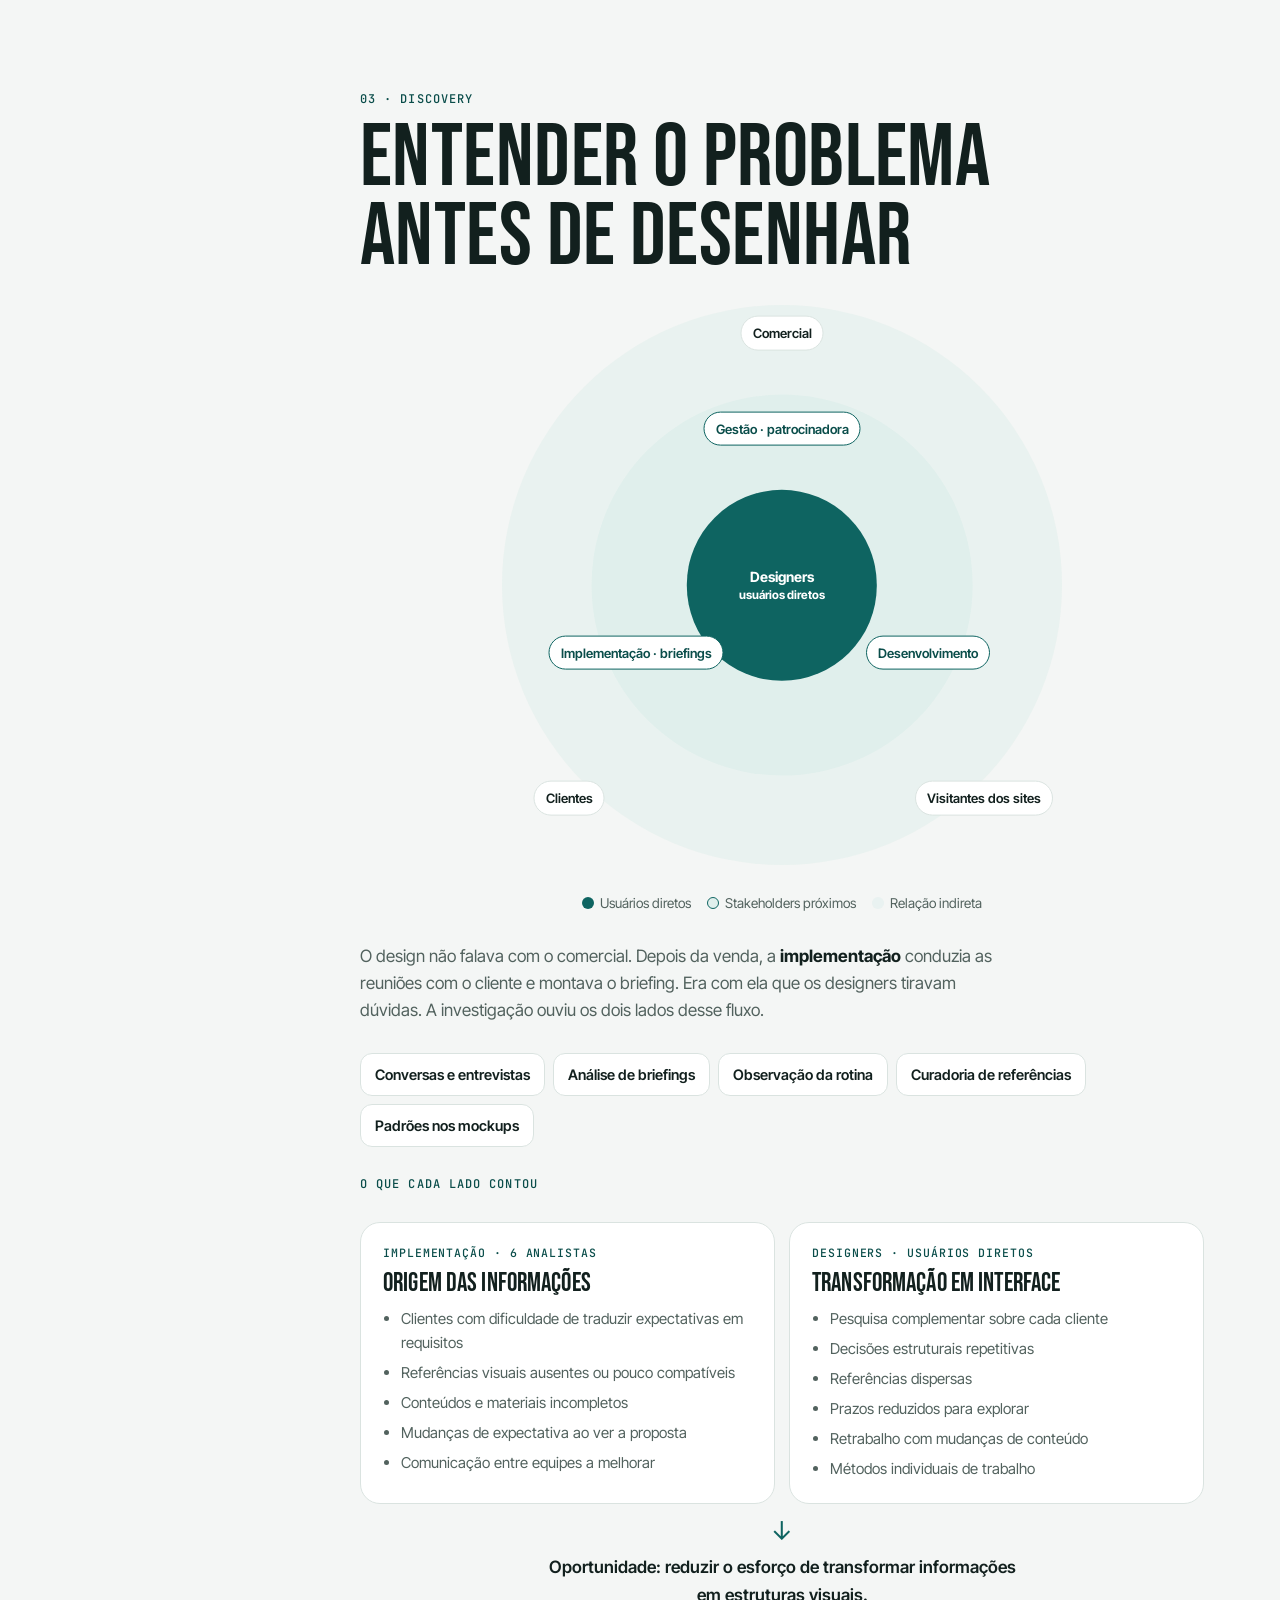
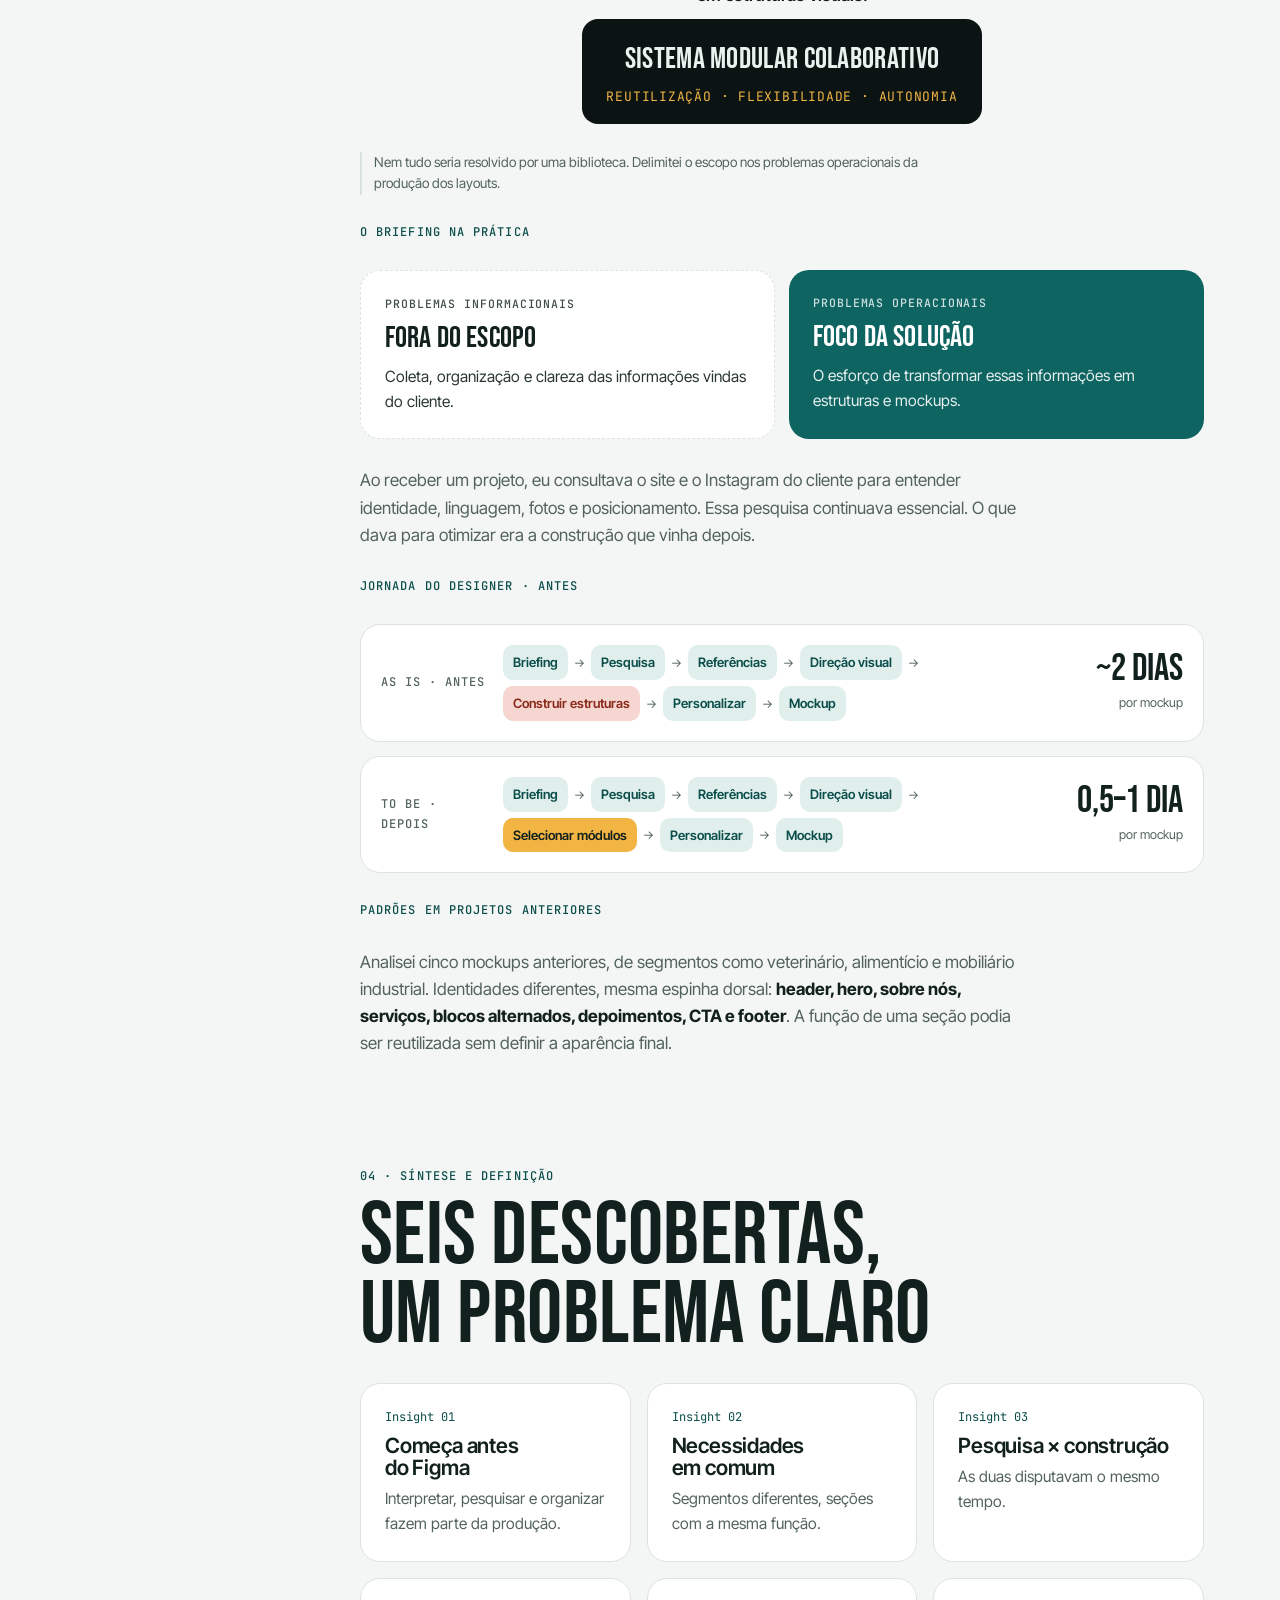
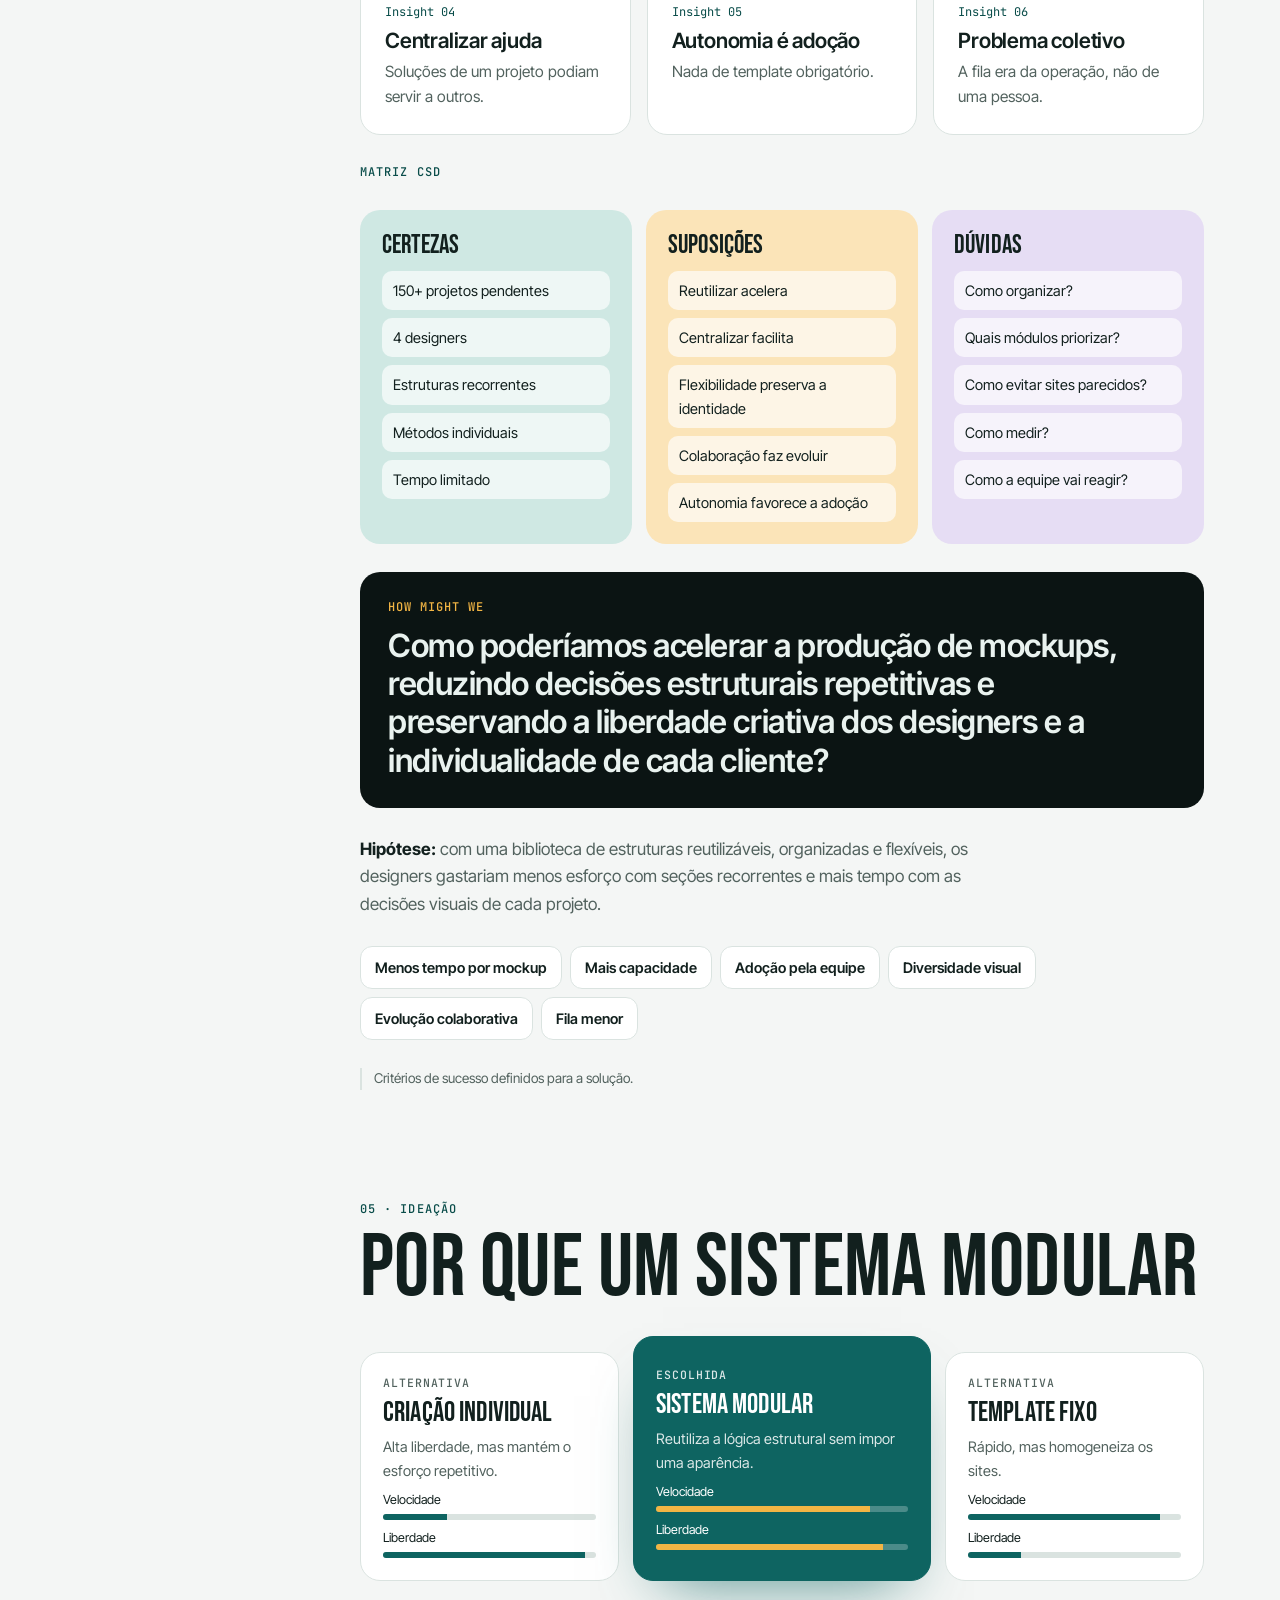
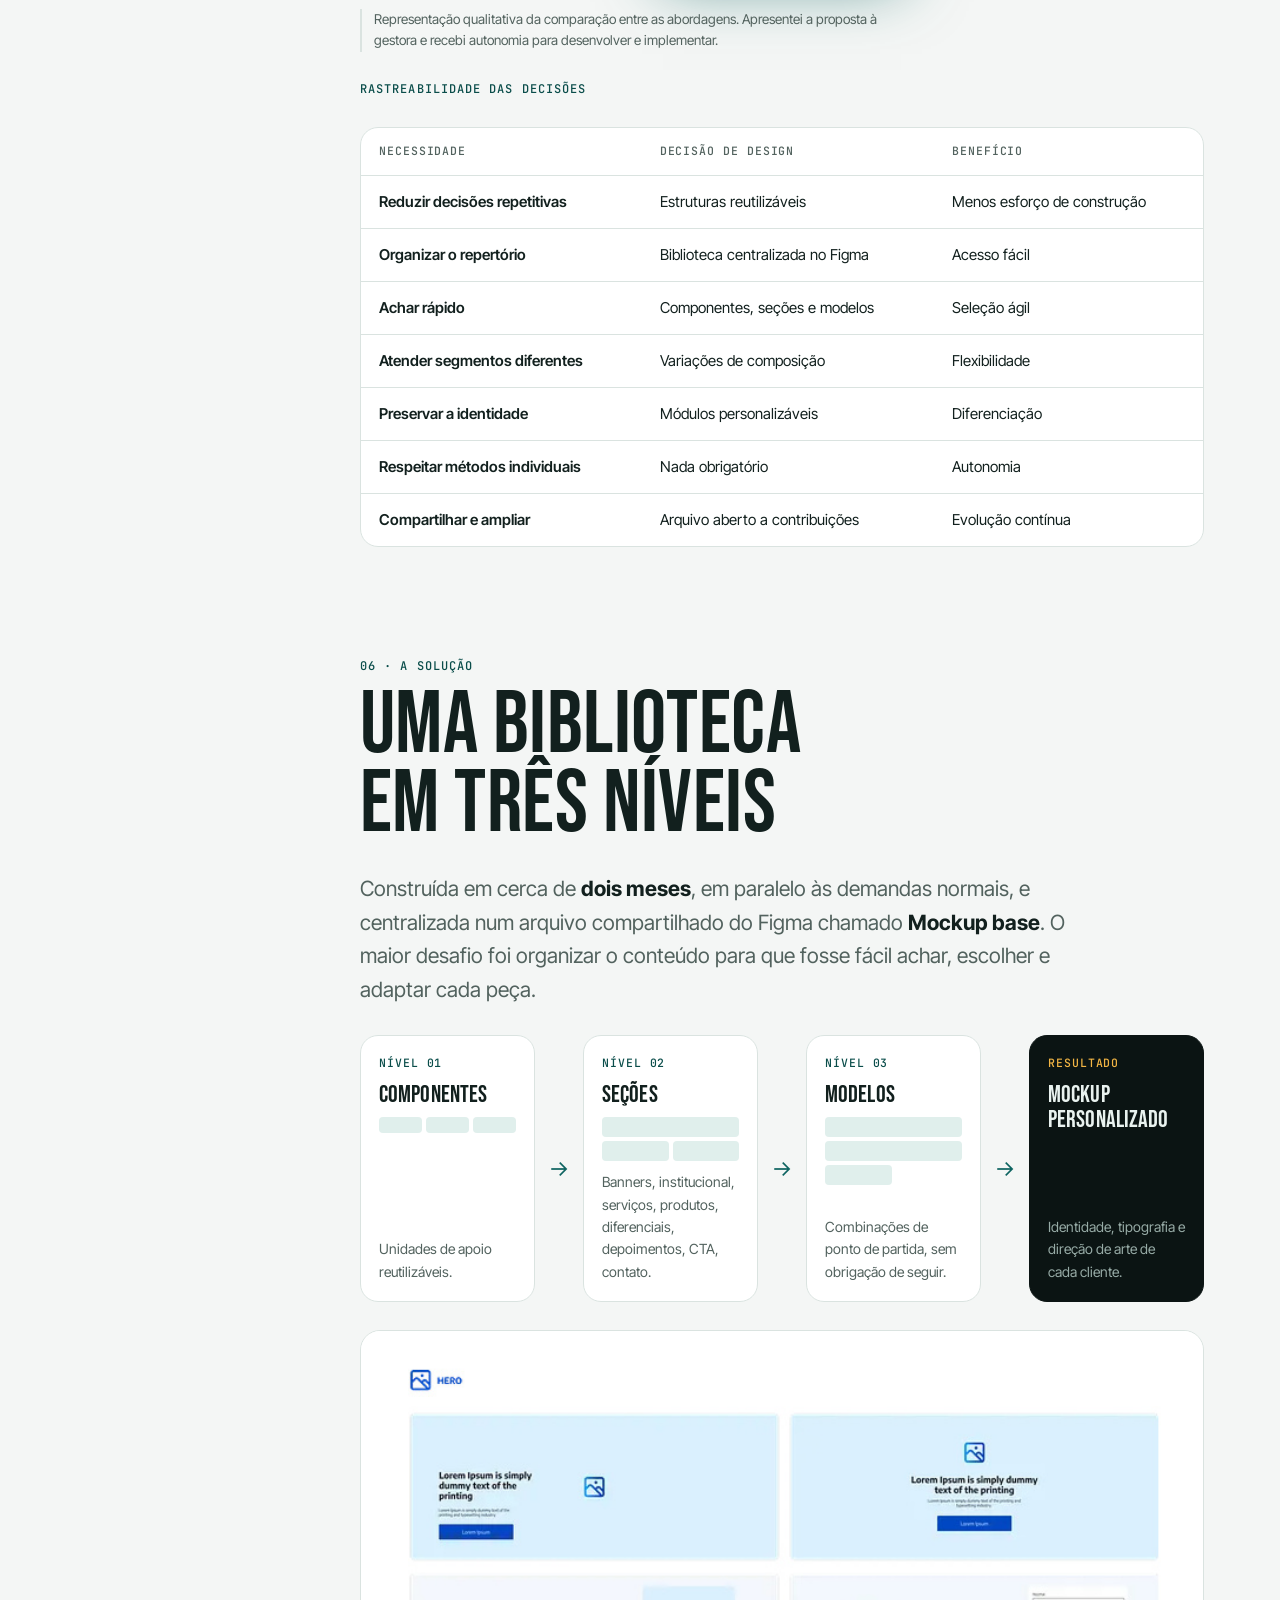
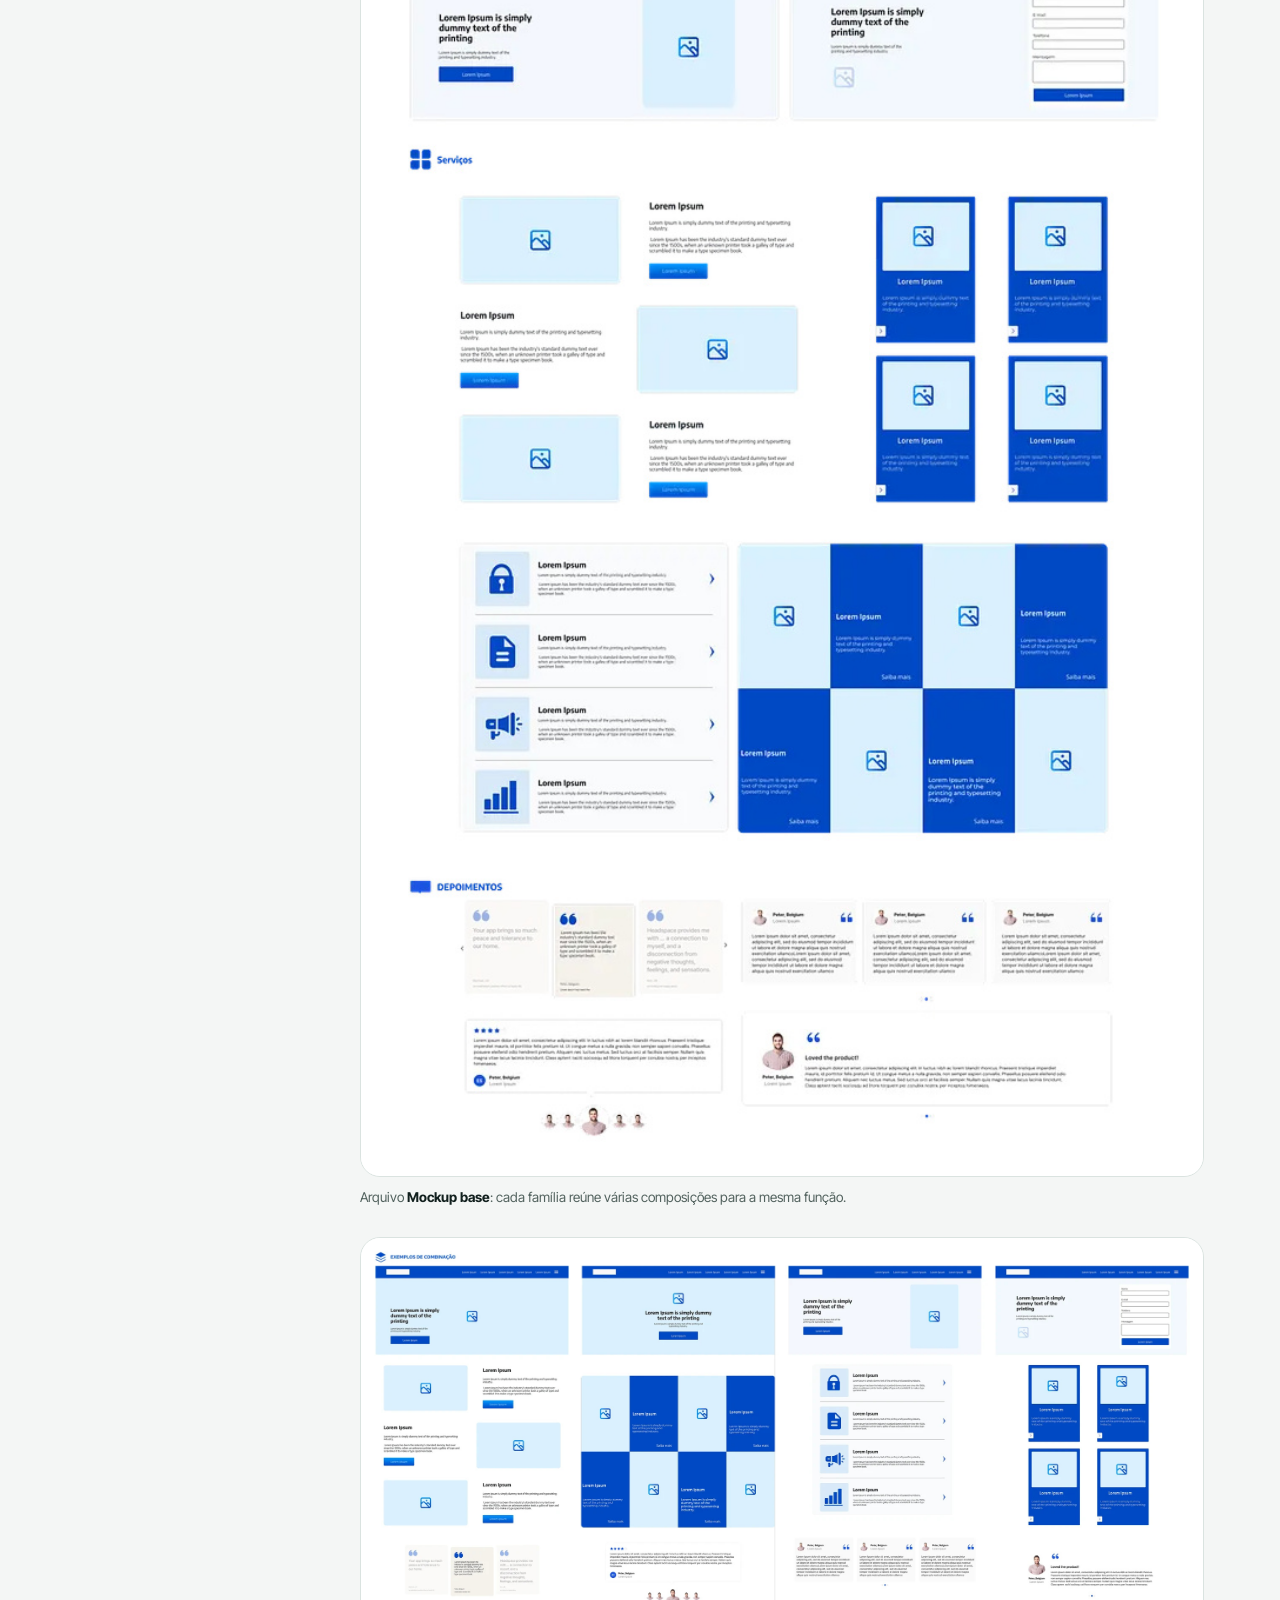
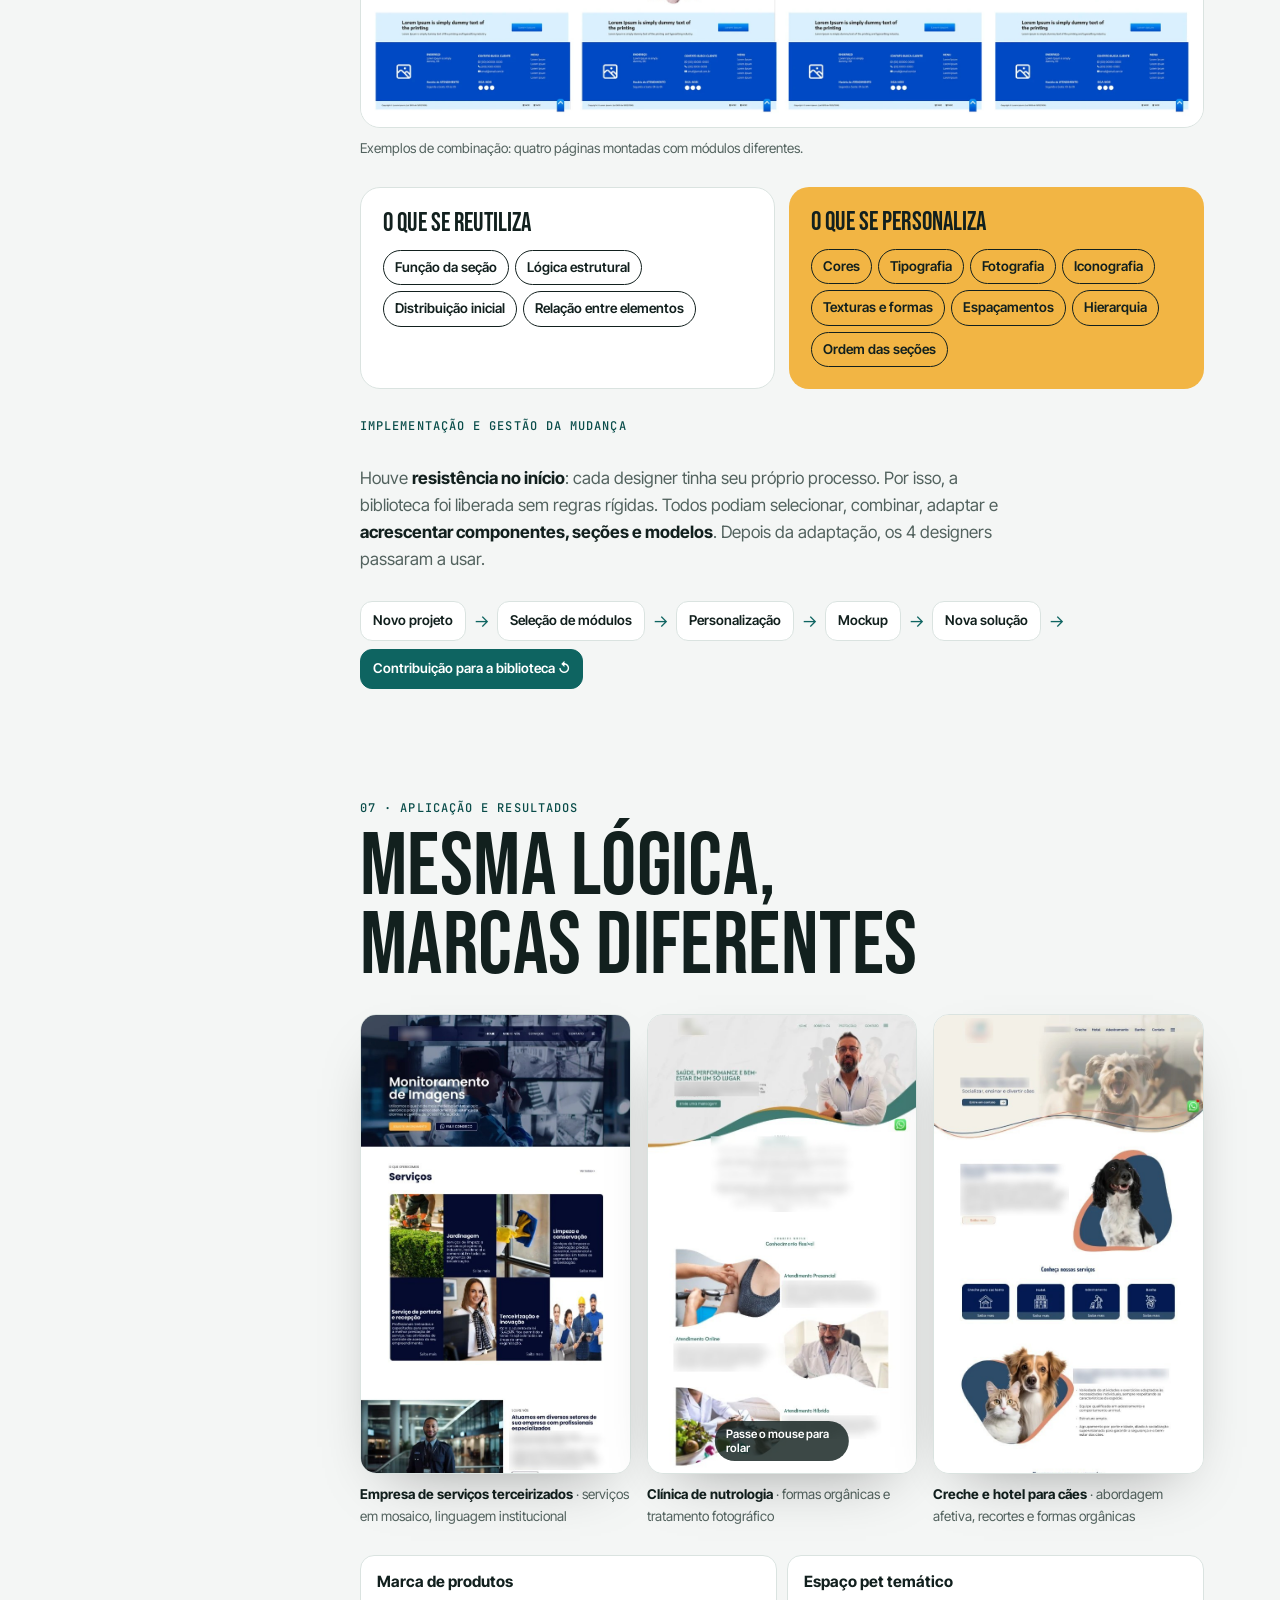
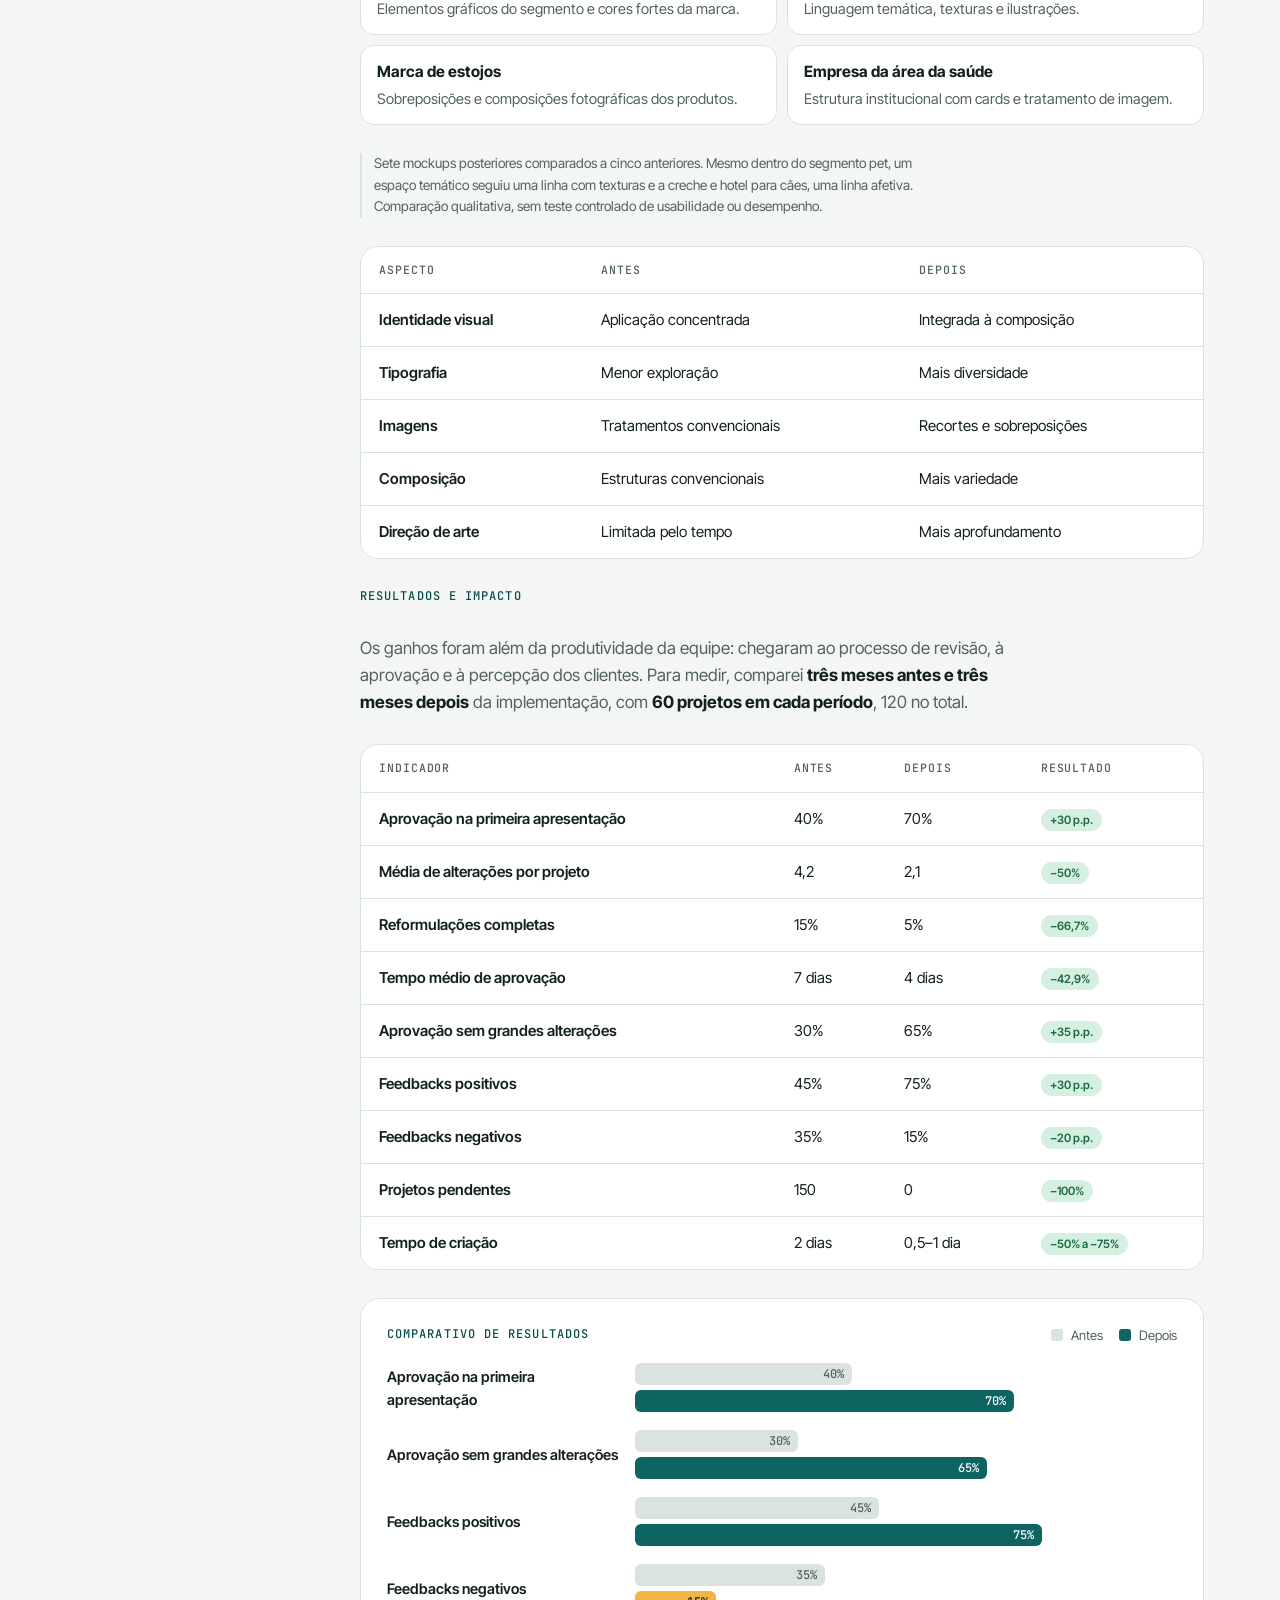
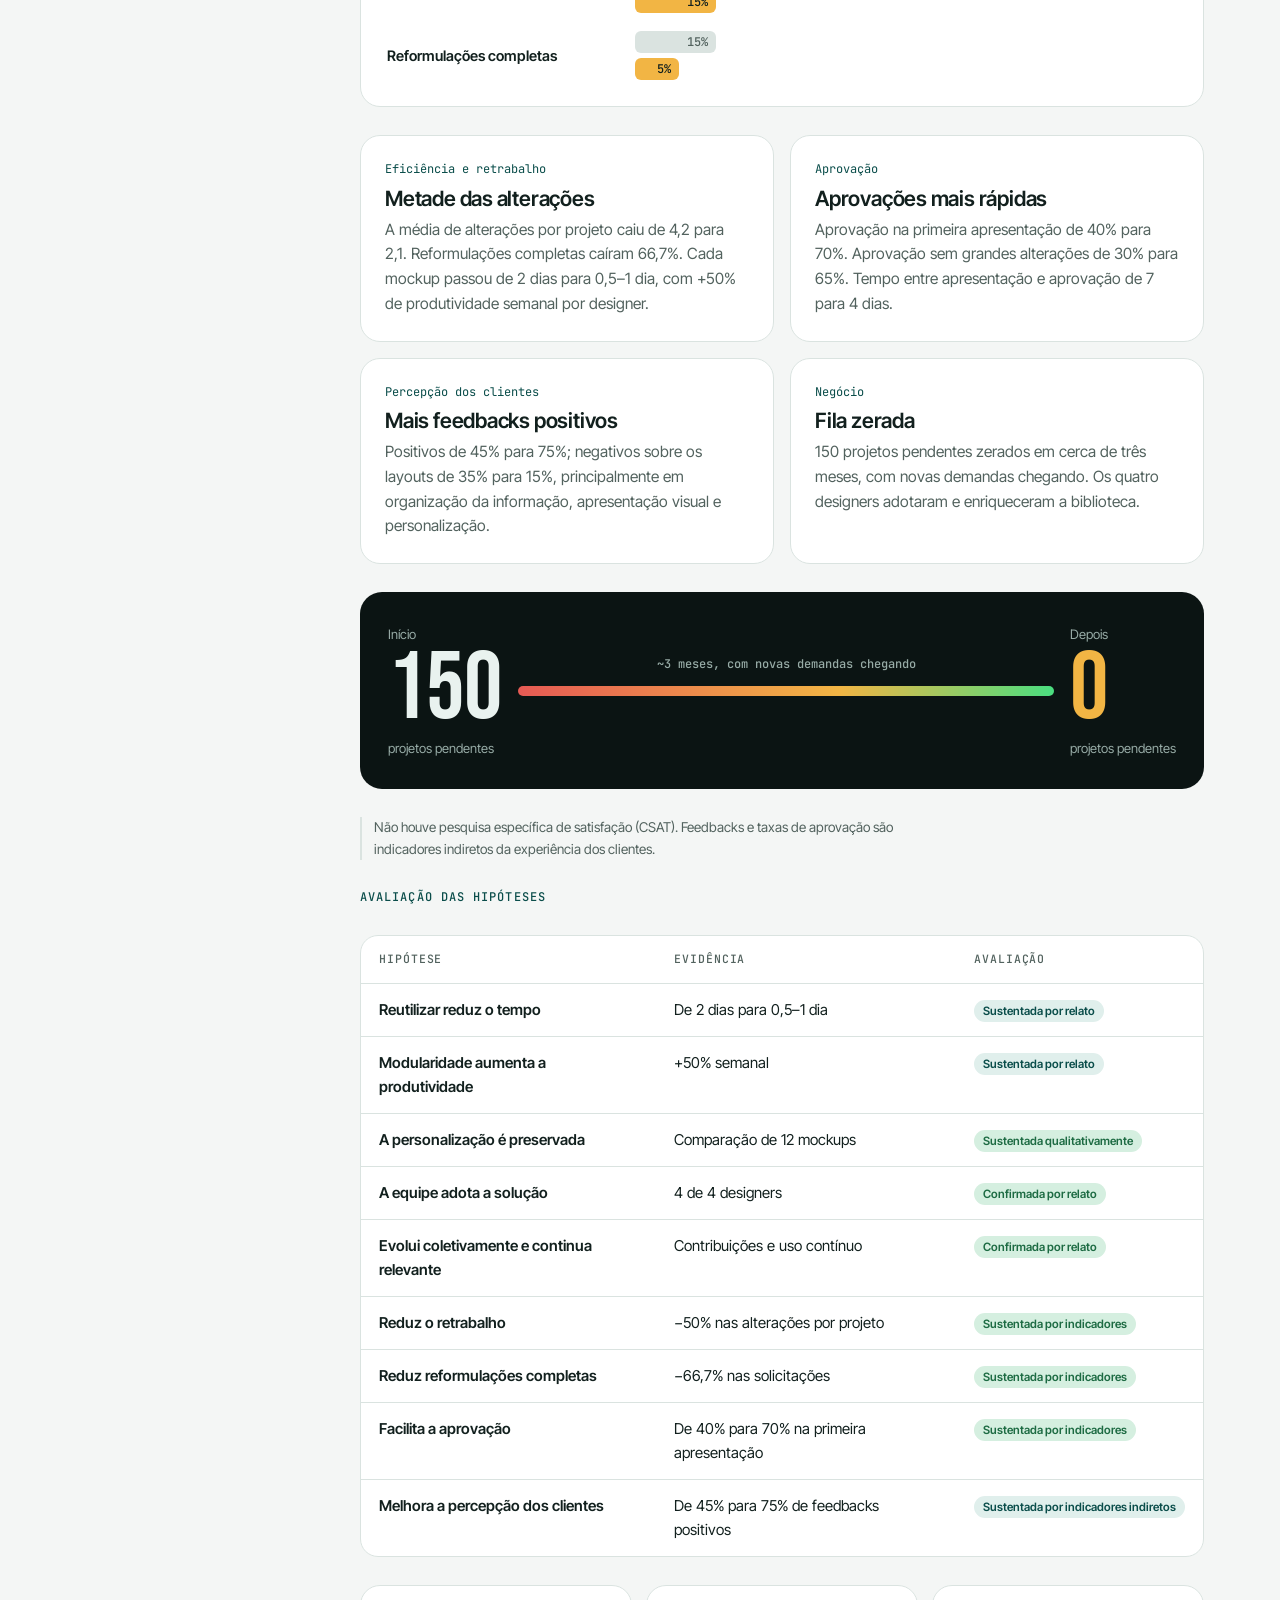
<file: cases/design-em-escala.html>
<!doctype html>
<html lang="pt-BR">
<head>
<meta charset="utf-8">
<meta name="viewport" content="width=device-width, initial-scale=1, viewport-fit=cover">
<title>Design em escala — Samille Leão</title>
<meta name="description" content="Biblioteca modular no Figma que aumentou a produtividade em 50%, reduziu as alterações por projeto em 50% e elevou a aprovação na primeira apresentação de 40% para 70%.">
<link rel="preconnect" href="https://fonts.googleapis.com">
<link rel="preconnect" href="https://fonts.gstatic.com" crossorigin>
<link rel="stylesheet" href="https://fonts.googleapis.com/css2?family=Bebas+Neue&family=Inter+Tight:wght@400;500;600;700&family=JetBrains+Mono:wght@400;500&display=swap">
<link rel="stylesheet" href="../css/site.css">
<style>:root{padding-top:env(safe-area-inset-top,0px);padding-bottom:env(safe-area-inset-bottom,0px)}</style>
</head>
<body>
<div class="progress" aria-hidden="true"></div>

<header class="top">
  <div class="wrap">
    <a class="back" href="../#cases">← Voltar aos cases</a>
    <a class="brand" href="../" aria-label="Samille Leão, início"><span class="logo" aria-hidden="true"></span></a>
  </div>
</header>

<main>
  <!-- CAPA -->
  <section class="stage cover">
    <div class="wrap cover-grid">
      <div>
        <p class="label">Case study · UX/UI Design · DesignOps</p>
        <h1><span class="ln"><span>Design</span></span><span class="ln"><span>em escala</span></span></h1>
        <p class="tagline">Como um sistema modular transformou a produção de sites institucionais, sem transformar marcas diferentes em versões do mesmo template.</p>
        <dl class="facts">
          <div><dt>Empresa</dt><dd>Grupo Ideal Trends</dd></div>
          <div><dt>Minha atuação</dt><dd>UX/UI Designer e idealizadora</dd></div>
          <div><dt>Áreas</dt><dd>UX/UI, DesignOps, Design Modular</dd></div>
          <div><dt>Equipe</dt><dd>4 designers</dd></div>
          <div><dt>Construção</dt><dd>2 meses (1ª versão)</dd></div>
                    <div><dt>Status</dt><dd>Implementado e em uso</dd></div>
        </dl>
      </div>
      
      <div class="ms" role="img" aria-label="Três sites construídos com a mesma estrutura modular e identidades visuais diferentes">
        <span class="ms-tag">Mesma estrutura · identidades diferentes</span>
        <span class="ms-site ms-real ms-v1"><img src="../img/escala-mondocao.jpg" alt="Site de creche e hotel para cães" loading="lazy"></span>
        <span class="ms-site ms-real ms-v2"><img src="../img/escala-dalp.jpg" alt="Site de empresa de serviços terceirizados" loading="lazy"></span>
        <span class="ms-site ms-real ms-v3"><img src="../img/escala-constantino.jpg" alt="Site de clínica de nutrologia" loading="lazy"></span>
        <span class="ms-cap"><span><b>Pet</b> · afetivo</span><span><b>Serviços</b> · corporativo</span><span><b>Clínica</b> · orgânico</span></span>
      </div>
    </div>
  </section>

  <div class="wrap case-layout">
    <aside class="toc" aria-label="Capítulos do case">
      <p class="label">Neste case</p>
      <ol>
        <li><a href="#visao">Visão geral</a></li>
        <li><a href="#contexto">Contexto e desafio</a></li>
        <li><a href="#discovery">Discovery</a></li>
        <li><a href="#definicao">Síntese e definição</a></li>
        <li><a href="#ideacao">Ideação</a></li>
        <li><a href="#solucao">A solução</a></li>
        <li><a href="#resultados">Aplicação e resultados</a></li>
        <li><a href="#aprendizados">Aprendizados</a></li>
      </ol>
    </aside>

    <div class="chapters">
      <!-- 1 -->
      <section class="chapter" id="visao">
        <header class="reveal">
          <p class="label">01 · Visão geral</p>
          <h2>Mais velocidade, sem um template único</h2>
        </header>
        <div class="callout reveal"><small>Pergunta central</small>Como acelerar a produção de sites institucionais sem comprometer a identidade visual e as particularidades de cada cliente?</div>
        <p class="intro reveal">No <strong>Grupo Ideal Trends</strong>, uma equipe de <strong>4 designers</strong> enfrentava prazos curtos e uma fila com <strong>mais de 150 sites pendentes</strong>. Investiguei o processo, ouvi quem participava dele e identifiquei estruturas que se repetiam. O resultado foi uma <strong>biblioteca modular de layouts no Figma</strong>, inspirada em Design Systems.</p>
        <div class="kpis k8" id="g-resultados">
          <div class="kpi reveal"><strong>+50%</strong><span>produtividade semanal</span></div>
          <div class="kpi reveal"><strong>−50%</strong><span>alterações por projeto</span></div>
          <div class="kpi reveal"><strong>70%</strong><span>aprovação na primeira apresentação</span></div>
          <div class="kpi reveal"><strong>−66,7%</strong><span>reformulações completas</span></div>
          <div class="kpi reveal"><strong>75%</strong><span>feedbacks positivos dos clientes</span></div>
          <div class="kpi reveal"><strong>−42,9%</strong><span>tempo de aprovação</span></div>
          <div class="kpi reveal"><strong>100%</strong><span>adoção pela equipe de design</span></div>
          <div class="kpi reveal"><strong>150→0</strong><span>fila zerada em três meses</span></div>
        </div>
        <p class="note reveal">Comparação entre três meses antes e três meses depois da implementação, com 60 projetos em cada período (120 no total).</p>
        <p class="label reveal">A jornada do projeto</p>
        <ol class="devj reveal" id="g-jornada">
          <li><b>Contexto e desafio</b><span>Alta demanda e pedido da gestora</span></li>
          <li><b>Discovery</b><span>Implementação e designers</span></li>
          <li><b>Pesquisa e análise</b><span>Briefings, referências e padrões</span></li>
          <li><b>Definição</b><span>Dores, necessidades e hipóteses</span></li>
          <li class="k"><b>Ideação</b><span>Abordagem modular</span></li>
          <li><b>Desenvolvimento</b><span>Biblioteca em 2 meses</span></li>
          <li><b>Implementação</b><span>Arquivo com os 4 designers</span></li>
          <li><b>Adoção</b><span>Adaptação e contribuição</span></li>
          <li class="k"><b>Resultados</b><span>Produtividade e fila zerada</span></li>
          <li><b>Evolução</b><span>Aprendizados e automação</span></li>
        </ol>
      </section>

      <!-- 2 -->
      <section class="chapter" id="contexto">
        <header class="reveal">
          <p class="label">02 · Contexto e desafio</p>
          <h2>Clientes diferentes, estruturas parecidas</h2>
        </header>
        <p class="intro reveal">A empresa produzia sites para negócios de segmentos variados. Mesmo com marcas distintas, quase todos os projetos precisavam das mesmas peças:</p>
        <div class="chips-lg reveal"><span>Apresentação institucional</span><span>Produtos e serviços</span><span>Diferenciais</span><span>Depoimentos</span><span>Chamadas para contato</span><span>Formulários</span><span>Navegação</span><span>Rodapé</span></div>
        <div class="prose reveal"><p>Construir essas estruturas a cada projeto consumia o tempo que deveria ir para a <strong>identidade visual</strong> de cada cliente. A gestora me pediu um <strong>mockup base</strong> para acelerar a produção.</p></div>
        <div class="vs reveal">
          <div class="no"><b>O pedido</b><h3>Um template único</h3><p>Resolveria parte da velocidade, mas criaria um problema novo: sites cada vez mais parecidos.</p></div>
          <div class="yes"><b>O desafio real</b><h3>Equilibrar três necessidades</h3><p>Eficiência operacional, liberdade criativa e personalização visual.</p></div>
        </div>
        <div class="prose reveal"><p><strong>Objetivo:</strong> criar uma solução reutilizável e escalável que reduzisse o esforço com estruturas recorrentes, ampliasse a capacidade da equipe e preservasse a identidade de cada cliente.</p></div>
      </section>

      <!-- 3 -->
      <section class="chapter" id="discovery">
        <header class="reveal">
          <p class="label">03 · Discovery</p>
          <h2>Entender o problema antes de desenhar</h2>
        </header>
        <div class="rings reveal" id="g-stake" role="img" aria-label="Mapa de stakeholders: no centro os designers, usuários diretos; ao redor gestão, implementação e desenvolvimento; na borda comercial, clientes e visitantes dos sites.">
          <span class="ring r3"></span><span class="ring r2"></span>
          <span class="ring r1">Designers<small>usuários diretos</small></span>
          <span class="pill mid" style="left:50%;top:22%">Gestão · patrocinadora</span>
          <span class="pill mid" style="left:24%;top:62%">Implementação · briefings</span>
          <span class="pill mid" style="left:76%;top:62%">Desenvolvimento</span>
          <span class="pill" style="left:50%;top:5%">Comercial</span>
          <span class="pill" style="left:12%;top:88%">Clientes</span>
          <span class="pill" style="left:86%;top:88%">Visitantes dos sites</span>
        </div>
        <div class="legend reveal"><span><i style="background:var(--accent)"></i>Usuários diretos</span><span><i style="background:var(--accent-soft);border:1px solid var(--accent)"></i>Stakeholders próximos</span><span><i style="background:var(--accent-soft);opacity:.55"></i>Relação indireta</span></div>
        <div class="prose reveal"><p>O design não falava com o comercial. Depois da venda, a <strong>implementação</strong> conduzia as reuniões com o cliente e montava o briefing. Era com ela que os designers tiravam dúvidas. A investigação ouviu os dois lados desse fluxo.</p></div>
        <div class="chips-lg reveal"><span>Conversas e entrevistas</span><span>Análise de briefings</span><span>Observação da rotina</span><span>Curadoria de referências</span><span>Padrões nos mockups</span></div>

        <p class="label reveal">O que cada lado contou</p>
        <div class="disc reveal" id="g-discovery">
          <div class="col"><b>Implementação · 6 analistas</b><h3>Origem das informações</h3><ul><li>Clientes com dificuldade de traduzir expectativas em requisitos</li><li>Referências visuais ausentes ou pouco compatíveis</li><li>Conteúdos e materiais incompletos</li><li>Mudanças de expectativa ao ver a proposta</li><li>Comunicação entre equipes a melhorar</li></ul></div>
          <div class="col"><b>Designers · usuários diretos</b><h3>Transformação em interface</h3><ul><li>Pesquisa complementar sobre cada cliente</li><li>Decisões estruturais repetitivas</li><li>Referências dispersas</li><li>Prazos reduzidos para explorar</li><li>Retrabalho com mudanças de conteúdo</li><li>Métodos individuais de trabalho</li></ul></div>
          <div class="opp"><span class="arrow2" aria-hidden="true">↓</span><p>Oportunidade: reduzir o esforço de transformar informações em estruturas visuais.</p><div class="sys"><strong>Sistema modular colaborativo</strong><span>Reutilização · Flexibilidade · Autonomia</span></div></div>
        </div>
        <p class="note reveal">Nem tudo seria resolvido por uma biblioteca. Delimitei o escopo nos problemas operacionais da produção dos layouts.</p>

        <p class="label reveal">O briefing na prática</p>
        <div class="vs reveal">
          <div class="no"><b>Problemas informacionais</b><h3>Fora do escopo</h3><p>Coleta, organização e clareza das informações vindas do cliente.</p></div>
          <div class="yes"><b>Problemas operacionais</b><h3>Foco da solução</h3><p>O esforço de transformar essas informações em estruturas e mockups.</p></div>
        </div>
        <div class="prose reveal"><p>Ao receber um projeto, eu consultava o site e o Instagram do cliente para entender identidade, linguagem, fotos e posicionamento. Essa pesquisa continuava essencial. O que dava para otimizar era a construção que vinha depois.</p></div>

        <p class="label reveal">Jornada do designer · antes</p>
        <div class="journey" id="g-flow">
          <div class="jrow reveal">
            <b>As is · antes</b>
            <div class="jsteps"><span>Briefing</span><em>→</em><span>Pesquisa</span><em>→</em><span>Referências</span><em>→</em><span>Direção visual</span><em>→</em><span class="hot">Construir estruturas</span><em>→</em><span>Personalizar</span><em>→</em><span>Mockup</span></div>
            <div class="jtime"><strong>~2 dias</strong><span>por mockup</span></div>
          </div>
          <div class="jrow to reveal">
            <b>To be · depois</b>
            <div class="jsteps"><span>Briefing</span><em>→</em><span>Pesquisa</span><em>→</em><span>Referências</span><em>→</em><span>Direção visual</span><em>→</em><span class="hot">Selecionar módulos</span><em>→</em><span>Personalizar</span><em>→</em><span>Mockup</span></div>
            <div class="jtime"><strong>0,5–1 dia</strong><span>por mockup</span></div>
          </div>
        </div>

        <p class="label reveal">Padrões em projetos anteriores</p>
        <div class="prose reveal"><p>Analisei cinco mockups anteriores, de segmentos como veterinário, alimentício e mobiliário industrial. Identidades diferentes, mesma espinha dorsal: <strong>header, hero, sobre nós, serviços, blocos alternados, depoimentos, CTA e footer</strong>. A função de uma seção podia ser reutilizada sem definir a aparência final.</p></div>
      </section>

      <!-- 4 -->
      <section class="chapter" id="definicao">
        <header class="reveal">
          <p class="label">04 · Síntese e definição</p>
          <h2>Seis descobertas, um problema claro</h2>
        </header>
        <div class="grid-3" id="g-insights">
          <div class="box reveal"><span class="ic">Insight 01</span><h3>Começa antes do Figma</h3><p>Interpretar, pesquisar e organizar fazem parte da produção.</p></div>
          <div class="box reveal"><span class="ic">Insight 02</span><h3>Necessidades em comum</h3><p>Segmentos diferentes, seções com a mesma função.</p></div>
          <div class="box reveal"><span class="ic">Insight 03</span><h3>Pesquisa × construção</h3><p>As duas disputavam o mesmo tempo.</p></div>
          <div class="box reveal"><span class="ic">Insight 04</span><h3>Centralizar ajuda</h3><p>Soluções de um projeto podiam servir a outros.</p></div>
          <div class="box reveal"><span class="ic">Insight 05</span><h3>Autonomia é adoção</h3><p>Nada de template obrigatório.</p></div>
          <div class="box reveal"><span class="ic">Insight 06</span><h3>Problema coletivo</h3><p>A fila era da operação, não de uma pessoa.</p></div>
        </div>
        <p class="label reveal">Matriz CSD</p>
        <div class="csd" id="g-csd">
          <div class="c reveal"><h3>Certezas</h3><span>150+ projetos pendentes</span><span>4 designers</span><span>Estruturas recorrentes</span><span>Métodos individuais</span><span>Tempo limitado</span></div>
          <div class="s reveal"><h3>Suposições</h3><span>Reutilizar acelera</span><span>Centralizar facilita</span><span>Flexibilidade preserva a identidade</span><span>Colaboração faz evoluir</span><span>Autonomia favorece a adoção</span></div>
          <div class="d reveal"><h3>Dúvidas</h3><span>Como organizar?</span><span>Quais módulos priorizar?</span><span>Como evitar sites parecidos?</span><span>Como medir?</span><span>Como a equipe vai reagir?</span></div>
        </div>
        <div class="callout reveal"><small>How Might We</small>Como poderíamos acelerar a produção de mockups, reduzindo decisões estruturais repetitivas e preservando a liberdade criativa dos designers e a individualidade de cada cliente?</div>
        <div class="prose reveal"><p><strong>Hipótese:</strong> com uma biblioteca de estruturas reutilizáveis, organizadas e flexíveis, os designers gastariam menos esforço com seções recorrentes e mais tempo com as decisões visuais de cada projeto.</p></div>
        <div class="chips-lg reveal"><span>Menos tempo por mockup</span><span>Mais capacidade</span><span>Adoção pela equipe</span><span>Diversidade visual</span><span>Evolução colaborativa</span><span>Fila menor</span></div>
        <p class="note reveal">Critérios de sucesso definidos para a solução.</p>
      </section>

      <!-- 5 -->
      <section class="chapter" id="ideacao">
        <header class="reveal">
          <p class="label">05 · Ideação</p>
          <h2>Por que um sistema modular</h2>
        </header>
        <div class="alt3 reveal" id="g-alternativas">
          <div><b>Alternativa</b><h3>Criação individual</h3><p>Alta liberdade, mas mantém o esforço repetitivo.</p><span class="meter">Velocidade<i style="--v:30%"></i></span><span class="meter">Liberdade<i style="--v:95%"></i></span></div>
          <div class="pick"><b>Escolhida</b><h3>Sistema modular</h3><p>Reutiliza a lógica estrutural sem impor uma aparência.</p><span class="meter">Velocidade<i style="--v:85%"></i></span><span class="meter">Liberdade<i style="--v:90%"></i></span></div>
          <div><b>Alternativa</b><h3>Template fixo</h3><p>Rápido, mas homogeneiza os sites.</p><span class="meter">Velocidade<i style="--v:90%"></i></span><span class="meter">Liberdade<i style="--v:25%"></i></span></div>
        </div>
        <p class="note reveal">Representação qualitativa da comparação entre as abordagens. Apresentei a proposta à gestora e recebi autonomia para desenvolver e implementar.</p>
        <p class="label reveal">Rastreabilidade das decisões</p>
        <div class="tbl reveal" id="g-rastreio">
          <table>
            <thead><tr><th>Necessidade</th><th>Decisão de design</th><th>Benefício</th></tr></thead>
            <tbody>
              <tr><td>Reduzir decisões repetitivas</td><td>Estruturas reutilizáveis</td><td>Menos esforço de construção</td></tr>
              <tr><td>Organizar o repertório</td><td>Biblioteca centralizada no Figma</td><td>Acesso fácil</td></tr>
              <tr><td>Achar rápido</td><td>Componentes, seções e modelos</td><td>Seleção ágil</td></tr>
              <tr><td>Atender segmentos diferentes</td><td>Variações de composição</td><td>Flexibilidade</td></tr>
              <tr><td>Preservar a identidade</td><td>Módulos personalizáveis</td><td>Diferenciação</td></tr>
              <tr><td>Respeitar métodos individuais</td><td>Nada obrigatório</td><td>Autonomia</td></tr>
              <tr><td>Compartilhar e ampliar</td><td>Arquivo aberto a contribuições</td><td>Evolução contínua</td></tr>
            </tbody>
          </table>
        </div>
      </section>

      <!-- 6 -->
      <section class="chapter" id="solucao">
        <header class="reveal">
          <p class="label">06 · A solução</p>
          <h2>Uma biblioteca em três níveis</h2>
        </header>
        <p class="intro reveal">Construída em cerca de <strong>dois meses</strong>, em paralelo às demandas normais, e centralizada num arquivo compartilhado do Figma chamado <strong>Mockup base</strong>. O maior desafio foi organizar o conteúdo para que fosse fácil achar, escolher e adaptar cada peça.</p>
        <div class="arch reveal" id="g-arq">
          <div class="lvl"><b>Nível 01</b><h3>Componentes</h3><span class="mini"><i></i><i></i><i></i></span><p>Unidades de apoio reutilizáveis.</p></div>
          <span class="arr" aria-hidden="true">→</span>
          <div class="lvl"><b>Nível 02</b><h3>Seções</h3><span class="mini msec"><i></i><i></i><i></i></span><p>Banners, institucional, serviços, produtos, diferenciais, depoimentos, CTA, contato.</p></div>
          <span class="arr" aria-hidden="true">→</span>
          <div class="lvl"><b>Nível 03</b><h3>Modelos</h3><span class="mini msec"><i></i><i style="width:100%"></i><i></i></span><p>Combinações de ponto de partida, sem obrigação de seguir.</p></div>
          <span class="arr" aria-hidden="true">→</span>
          <div class="lvl out"><b>Resultado</b><h3>Mockup personalizado</h3><p>Identidade, tipografia e direção de arte de cada cliente.</p></div>
        </div>
        <figure class="shot reveal"><img src="../img/escala-familias.jpg" alt="Arquivo Mockup base no Figma: famílias de hero, serviços e depoimentos com várias composições" loading="lazy"><figcaption>Arquivo <b>Mockup base</b>: cada família reúne várias composições para a mesma função.</figcaption></figure>
        <figure class="shot reveal" id="g-combina"><img src="../img/escala-combinacoes.jpg" alt="Exemplos de combinação: quatro páginas completas montadas com módulos diferentes da biblioteca" loading="lazy"><figcaption>Exemplos de combinação: quatro páginas montadas com módulos diferentes.</figcaption></figure>
        <div class="keep reveal">
          <div class="a"><h3>O que se reutiliza</h3><div class="tags"><span>Função da seção</span><span>Lógica estrutural</span><span>Distribuição inicial</span><span>Relação entre elementos</span></div></div>
          <div class="b"><h3>O que se personaliza</h3><div class="tags"><span>Cores</span><span>Tipografia</span><span>Fotografia</span><span>Iconografia</span><span>Texturas e formas</span><span>Espaçamentos</span><span>Hierarquia</span><span>Ordem das seções</span></div></div>
        </div>
        <p class="label reveal">Implementação e gestão da mudança</p>
        <div class="prose reveal"><p>Houve <strong>resistência no início</strong>: cada designer tinha seu próprio processo. Por isso, a biblioteca foi liberada sem regras rígidas. Todos podiam selecionar, combinar, adaptar e <strong>acrescentar componentes, seções e modelos</strong>. Depois da adaptação, os 4 designers passaram a usar.</p></div>
        <div class="cycle reveal"><span>Novo projeto</span><em>→</em><span>Seleção de módulos</span><em>→</em><span>Personalização</span><em>→</em><span>Mockup</span><em>→</em><span>Nova solução</span><em>→</em><span class="loop">Contribuição para a biblioteca ↺</span></div>
      </section>

      <!-- 7 -->
      <section class="chapter" id="resultados">
        <header class="reveal">
          <p class="label">07 · Aplicação e resultados</p>
          <h2>Mesma lógica, marcas diferentes</h2>
        </header>
        <div class="gallery" id="g-depois">
          <figure class="scrollshot reveal"><div class="frame"><img src="../img/escala-dalp.jpg" alt="Mockup completo do site de uma empresa de serviços terceirizados" loading="lazy"></div><figcaption><b>Empresa de serviços terceirizados</b> · serviços em mosaico, linguagem institucional</figcaption></figure>
          <figure class="scrollshot reveal"><div class="frame"><img src="../img/escala-constantino.jpg" alt="Mockup completo do site de uma clínica de nutrologia" loading="lazy"><div class="hint" aria-hidden="true">Passe o mouse para rolar</div></div><figcaption><b>Clínica de nutrologia</b> · formas orgânicas e tratamento fotográfico</figcaption></figure>
          <figure class="scrollshot reveal"><div class="frame"><img src="../img/escala-mondocao.jpg" alt="Mockup completo do site de uma creche e hotel para cães" loading="lazy"></div><figcaption><b>Creche e hotel para cães</b> · abordagem afetiva, recortes e formas orgânicas</figcaption></figure>
        </div>
        <div class="projs reveal">
          <div><b>Marca de produtos</b>Elementos gráficos do segmento e cores fortes da marca.</div>
          <div><b>Espaço pet temático</b>Linguagem temática, texturas e ilustrações.</div>
          <div><b>Marca de estojos</b>Sobreposições e composições fotográficas dos produtos.</div>
          <div><b>Empresa da área da saúde</b>Estrutura institucional com cards e tratamento de imagem.</div>
        </div>
        <p class="note reveal">Sete mockups posteriores comparados a cinco anteriores. Mesmo dentro do segmento pet, um espaço temático seguiu uma linha com texturas e a creche e hotel para cães, uma linha afetiva. Comparação qualitativa, sem teste controlado de usabilidade ou desempenho.</p>
        <div class="tbl reveal">
          <table>
            <thead><tr><th>Aspecto</th><th>Antes</th><th>Depois</th></tr></thead>
            <tbody>
              <tr><td>Identidade visual</td><td>Aplicação concentrada</td><td>Integrada à composição</td></tr>
              <tr><td>Tipografia</td><td>Menor exploração</td><td>Mais diversidade</td></tr>
              <tr><td>Imagens</td><td>Tratamentos convencionais</td><td>Recortes e sobreposições</td></tr>
              <tr><td>Composição</td><td>Estruturas convencionais</td><td>Mais variedade</td></tr>
              <tr><td>Direção de arte</td><td>Limitada pelo tempo</td><td>Mais aprofundamento</td></tr>
            </tbody>
          </table>
        </div>
        <p class="label reveal">Resultados e impacto</p>
        <div class="prose reveal"><p>Os ganhos foram além da produtividade da equipe: chegaram ao processo de revisão, à aprovação e à percepção dos clientes. Para medir, comparei <strong>três meses antes e três meses depois</strong> da implementação, com <strong>60 projetos em cada período</strong>, 120 no total.</p></div>
        <div class="tbl reveal" id="g-indicadores">
          <table>
            <thead><tr><th>Indicador</th><th>Antes</th><th>Depois</th><th>Resultado</th></tr></thead>
            <tbody>
              <tr><td>Aprovação na primeira apresentação</td><td>40%</td><td>70%</td><td><span class="verdict ok">+30 p.p.</span></td></tr>
              <tr><td>Média de alterações por projeto</td><td>4,2</td><td>2,1</td><td><span class="verdict ok">−50%</span></td></tr>
              <tr><td>Reformulações completas</td><td>15%</td><td>5%</td><td><span class="verdict ok">−66,7%</span></td></tr>
              <tr><td>Tempo médio de aprovação</td><td>7 dias</td><td>4 dias</td><td><span class="verdict ok">−42,9%</span></td></tr>
              <tr><td>Aprovação sem grandes alterações</td><td>30%</td><td>65%</td><td><span class="verdict ok">+35 p.p.</span></td></tr>
              <tr><td>Feedbacks positivos</td><td>45%</td><td>75%</td><td><span class="verdict ok">+30 p.p.</span></td></tr>
              <tr><td>Feedbacks negativos</td><td>35%</td><td>15%</td><td><span class="verdict ok">−20 p.p.</span></td></tr>
              <tr><td>Projetos pendentes</td><td>150</td><td>0</td><td><span class="verdict ok">−100%</span></td></tr>
              <tr><td>Tempo de criação</td><td>2 dias</td><td>0,5–1 dia</td><td><span class="verdict ok">−50% a −75%</span></td></tr>
            </tbody>
          </table>
        </div>
        <div class="cmp reveal" id="g-comparativo" role="img" aria-label="Comparativo antes e depois: aprovação na primeira apresentação de 40% para 70%; aprovação sem grandes alterações de 30% para 65%; feedbacks positivos de 45% para 75%; feedbacks negativos de 35% para 15%; reformulações completas de 15% para 5%.">
          <div class="cmp-head"><p class="label">Comparativo de resultados</p><span class="cmp-leg"><i class="b"></i>Antes<i class="a"></i>Depois</span></div>
          <div class="cmp-row"><span>Aprovação na primeira apresentação</span><div class="pair"><i class="b" style="--w:40%"><b>40%</b></i><i class="a" style="--w:70%"><b>70%</b></i></div></div>
          <div class="cmp-row"><span>Aprovação sem grandes alterações</span><div class="pair"><i class="b" style="--w:30%"><b>30%</b></i><i class="a" style="--w:65%"><b>65%</b></i></div></div>
          <div class="cmp-row"><span>Feedbacks positivos</span><div class="pair"><i class="b" style="--w:45%"><b>45%</b></i><i class="a" style="--w:75%"><b>75%</b></i></div></div>
          <div class="cmp-row down"><span>Feedbacks negativos</span><div class="pair"><i class="b" style="--w:35%"><b>35%</b></i><i class="a" style="--w:15%"><b>15%</b></i></div></div>
          <div class="cmp-row down"><span>Reformulações completas</span><div class="pair"><i class="b" style="--w:15%"><b>15%</b></i><i class="a" style="--w:5%"><b>5%</b></i></div></div>
        </div>
        <div class="grid-2">
          <div class="box reveal"><span class="ic">Eficiência e retrabalho</span><h3>Metade das alterações</h3><p>A média de alterações por projeto caiu de 4,2 para 2,1. Reformulações completas caíram 66,7%. Cada mockup passou de 2 dias para 0,5–1 dia, com +50% de produtividade semanal por designer.</p></div>
          <div class="box reveal"><span class="ic">Aprovação</span><h3>Aprovações mais rápidas</h3><p>Aprovação na primeira apresentação de 40% para 70%. Aprovação sem grandes alterações de 30% para 65%. Tempo entre apresentação e aprovação de 7 para 4 dias.</p></div>
          <div class="box reveal"><span class="ic">Percepção dos clientes</span><h3>Mais feedbacks positivos</h3><p>Positivos de 45% para 75%; negativos sobre os layouts de 35% para 15%, principalmente em organização da informação, apresentação visual e personalização.</p></div>
          <div class="box reveal"><span class="ic">Negócio</span><h3>Fila zerada</h3><p>150 projetos pendentes zerados em cerca de três meses, com novas demandas chegando. Os quatro designers adotaram e enriqueceram a biblioteca.</p></div>
        </div>
        <div class="queue reveal" id="g-fila">
          <div><small>Início</small><strong>150</strong><small>projetos pendentes</small></div>
          <div class="track"><span>~3 meses, com novas demandas chegando</span></div>
          <div class="end"><small>Depois</small><strong>0</strong><small>projetos pendentes</small></div>
        </div>
        <p class="note reveal">Não houve pesquisa específica de satisfação (CSAT). Feedbacks e taxas de aprovação são indicadores indiretos da experiência dos clientes.</p>
        <p class="label reveal">Avaliação das hipóteses</p>
        <div class="tbl reveal">
          <table>
            <thead><tr><th>Hipótese</th><th>Evidência</th><th>Avaliação</th></tr></thead>
            <tbody>
              <tr><td>Reutilizar reduz o tempo</td><td>De 2 dias para 0,5–1 dia</td><td><span class="verdict rel">Sustentada por relato</span></td></tr>
              <tr><td>Modularidade aumenta a produtividade</td><td>+50% semanal</td><td><span class="verdict rel">Sustentada por relato</span></td></tr>
              <tr><td>A personalização é preservada</td><td>Comparação de 12 mockups</td><td><span class="verdict ok">Sustentada qualitativamente</span></td></tr>
              <tr><td>A equipe adota a solução</td><td>4 de 4 designers</td><td><span class="verdict ok">Confirmada por relato</span></td></tr>
              <tr><td>Evolui coletivamente e continua relevante</td><td>Contribuições e uso contínuo</td><td><span class="verdict ok">Confirmada por relato</span></td></tr>
              <tr><td>Reduz o retrabalho</td><td>−50% nas alterações por projeto</td><td><span class="verdict ok">Sustentada por indicadores</span></td></tr>
              <tr><td>Reduz reformulações completas</td><td>−66,7% nas solicitações</td><td><span class="verdict ok">Sustentada por indicadores</span></td></tr>
              <tr><td>Facilita a aprovação</td><td>De 40% para 70% na primeira apresentação</td><td><span class="verdict ok">Sustentada por indicadores</span></td></tr>
              <tr><td>Melhora a percepção dos clientes</td><td>De 45% para 75% de feedbacks positivos</td><td><span class="verdict rel">Sustentada por indicadores indiretos</span></td></tr>
            </tbody>
          </table>
        </div>
        <div class="value reveal" id="g-valor">
          <div><h3>Para a empresa</h3><ul><li>Mais capacidade produtiva</li><li>Fila de pendências zerada</li><li>Menos retrabalho</li><li>Aprovações mais rápidas</li><li>Melhor aproveitamento da equipe</li></ul></div>
          <div><h3>Para os designers</h3><ul><li>50% menos alterações por projeto</li><li>Menos trabalho repetitivo</li><li>Repertório compartilhado</li><li>Autonomia criativa</li><li>Mais tempo para direção de arte</li></ul></div>
          <div><h3>Para os clientes</h3><ul><li>Propostas mais rápidas</li><li>Mais personalização visual</li><li>Menos rodadas de ajustes</li><li>Aprovação mais ágil</li><li>Melhor percepção dos layouts</li></ul></div>
        </div>
      </section>

      <!-- 8 -->
      <section class="chapter" id="aprendizados">
        <header class="reveal">
          <p class="label">08 · Aprendizados</p>
          <h2>Eficiência e criatividade não são opostas</h2>
        </header>
        <div class="grid-2">
          <div class="box reveal"><span class="ic">Organização</span><h3>Classificar importa</h3><p>A utilidade de uma biblioteca depende de como o conteúdo é organizado, não da quantidade.</p></div>
          <div class="box reveal"><span class="ic">Mudança</span><h3>Adoção é sobre hábitos</h3><p>A ferramenta precisa trazer benefício sem impor um jeito único de trabalhar.</p></div>
          <div class="box reveal"><span class="ic">Colaboração</span><h3>De individual a coletivo</h3><p>As contribuições transformaram uma iniciativa minha num recurso da equipe.</p></div>
          <div class="box reveal"><span class="ic">Medição</span><h3>Indicadores desde o início</h3><p>Sem linha de base, os resultados dependem de estimativas.</p></div>
        </div>
        <div class="callout reveal"><small>Conclusão</small>Padronizar a estrutura não significa padronizar a criatividade. Significa criar espaço para que ela aconteça.</div>
        <div class="medium-cta reveal">
          <div>
            <p class="label">Leitura completa</p>
            <h3 style="margin-top:10px">Quer ver todo o processo?</h3>
            <p>Pesquisa, decisões e limitações detalhadas no Medium.</p>
          </div>
          <a class="btn solid" href="https://medium.com/@santossamille/design-em-escala-como-um-sistema-modular-transformou-a-produ%C3%A7%C3%A3o-de-sites-institucionais-9220c780852c" target="_blank" rel="noopener" data-magnetic>Ler no Medium <span class="arr">→</span></a>
        </div>
      </section>
    </div>
  </div>

  <div class="wrap">
    <a class="next-case" href="the-one-with-fans.html"><span>Próximo case</span><b>The One With Fans <i>→</i></b></a>
  </div>
</main>

<footer>
  <div class="wrap">
    <span>© 2026 Samille Leão · UX/UI Designer</span>
    <a href="../">Início</a>
  </div>
</footer>
<script src="../js/site.js"></script>
</body>
</html>
</file>
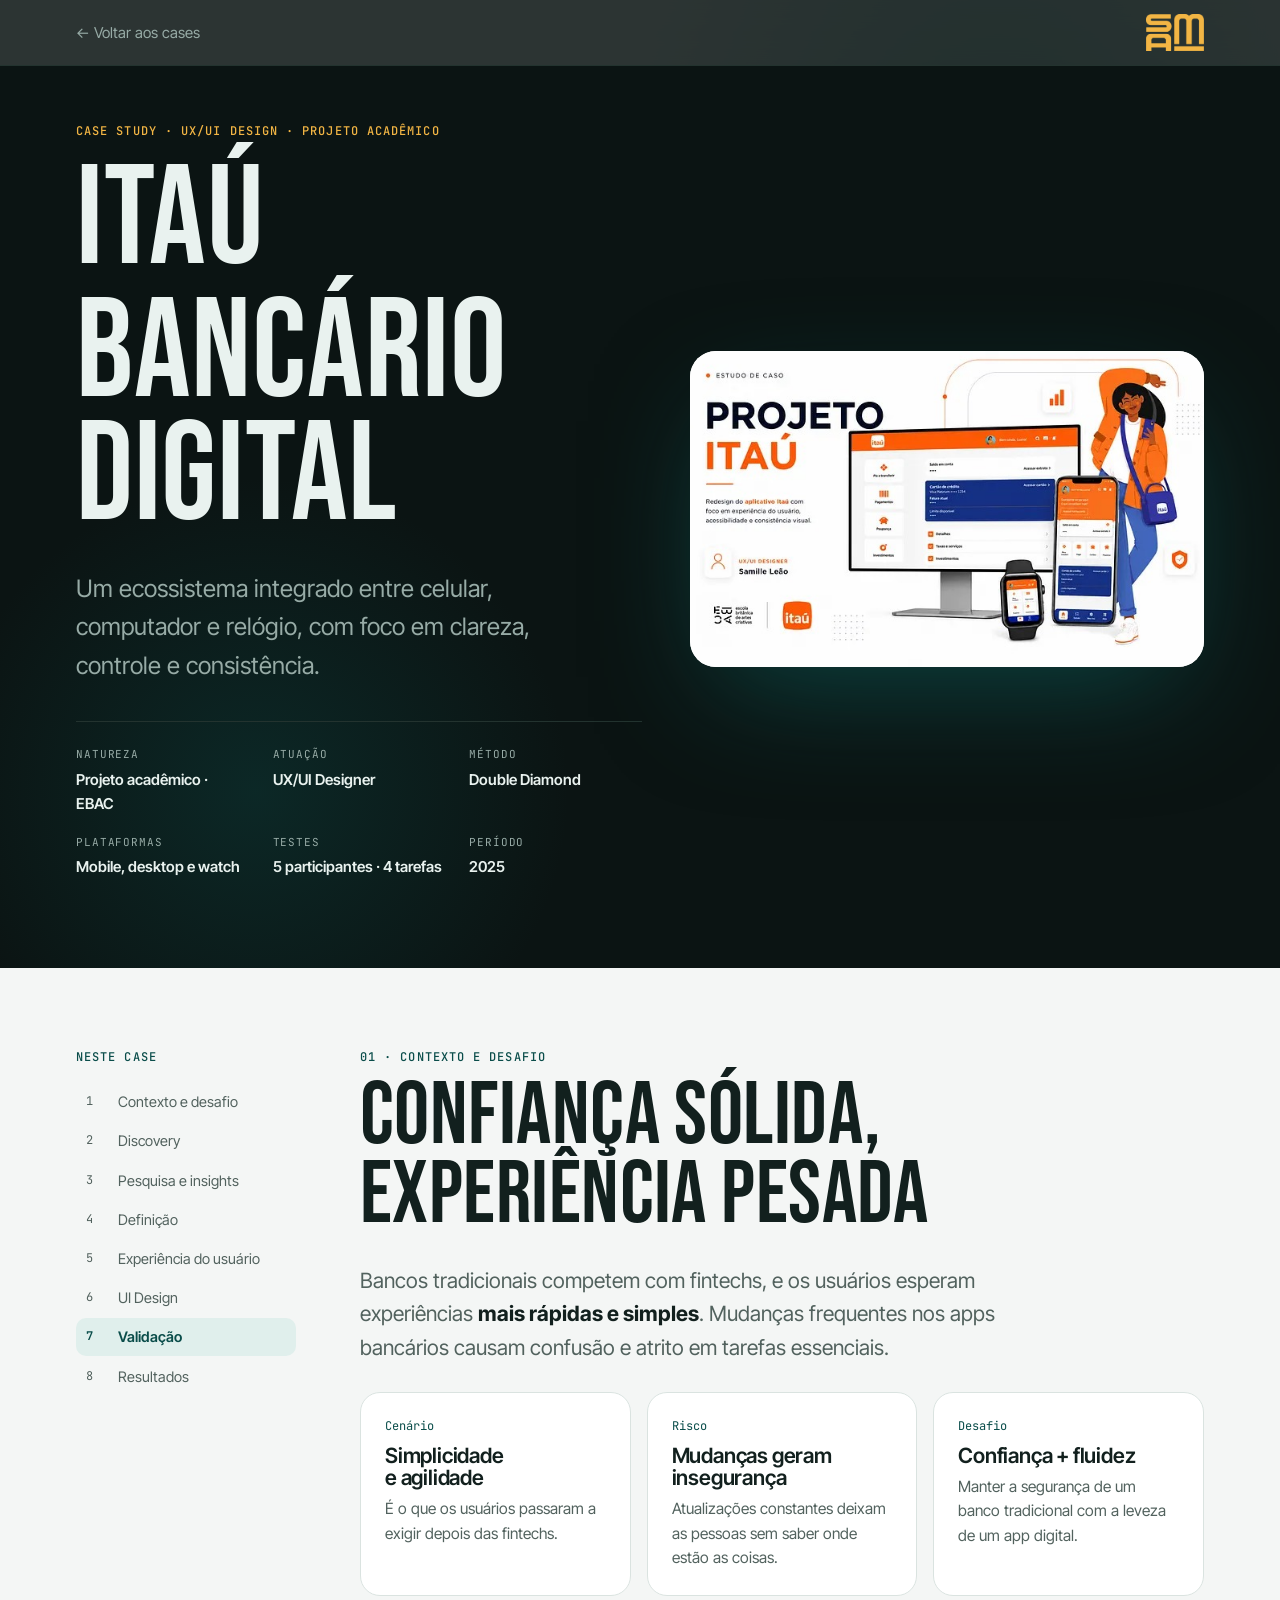
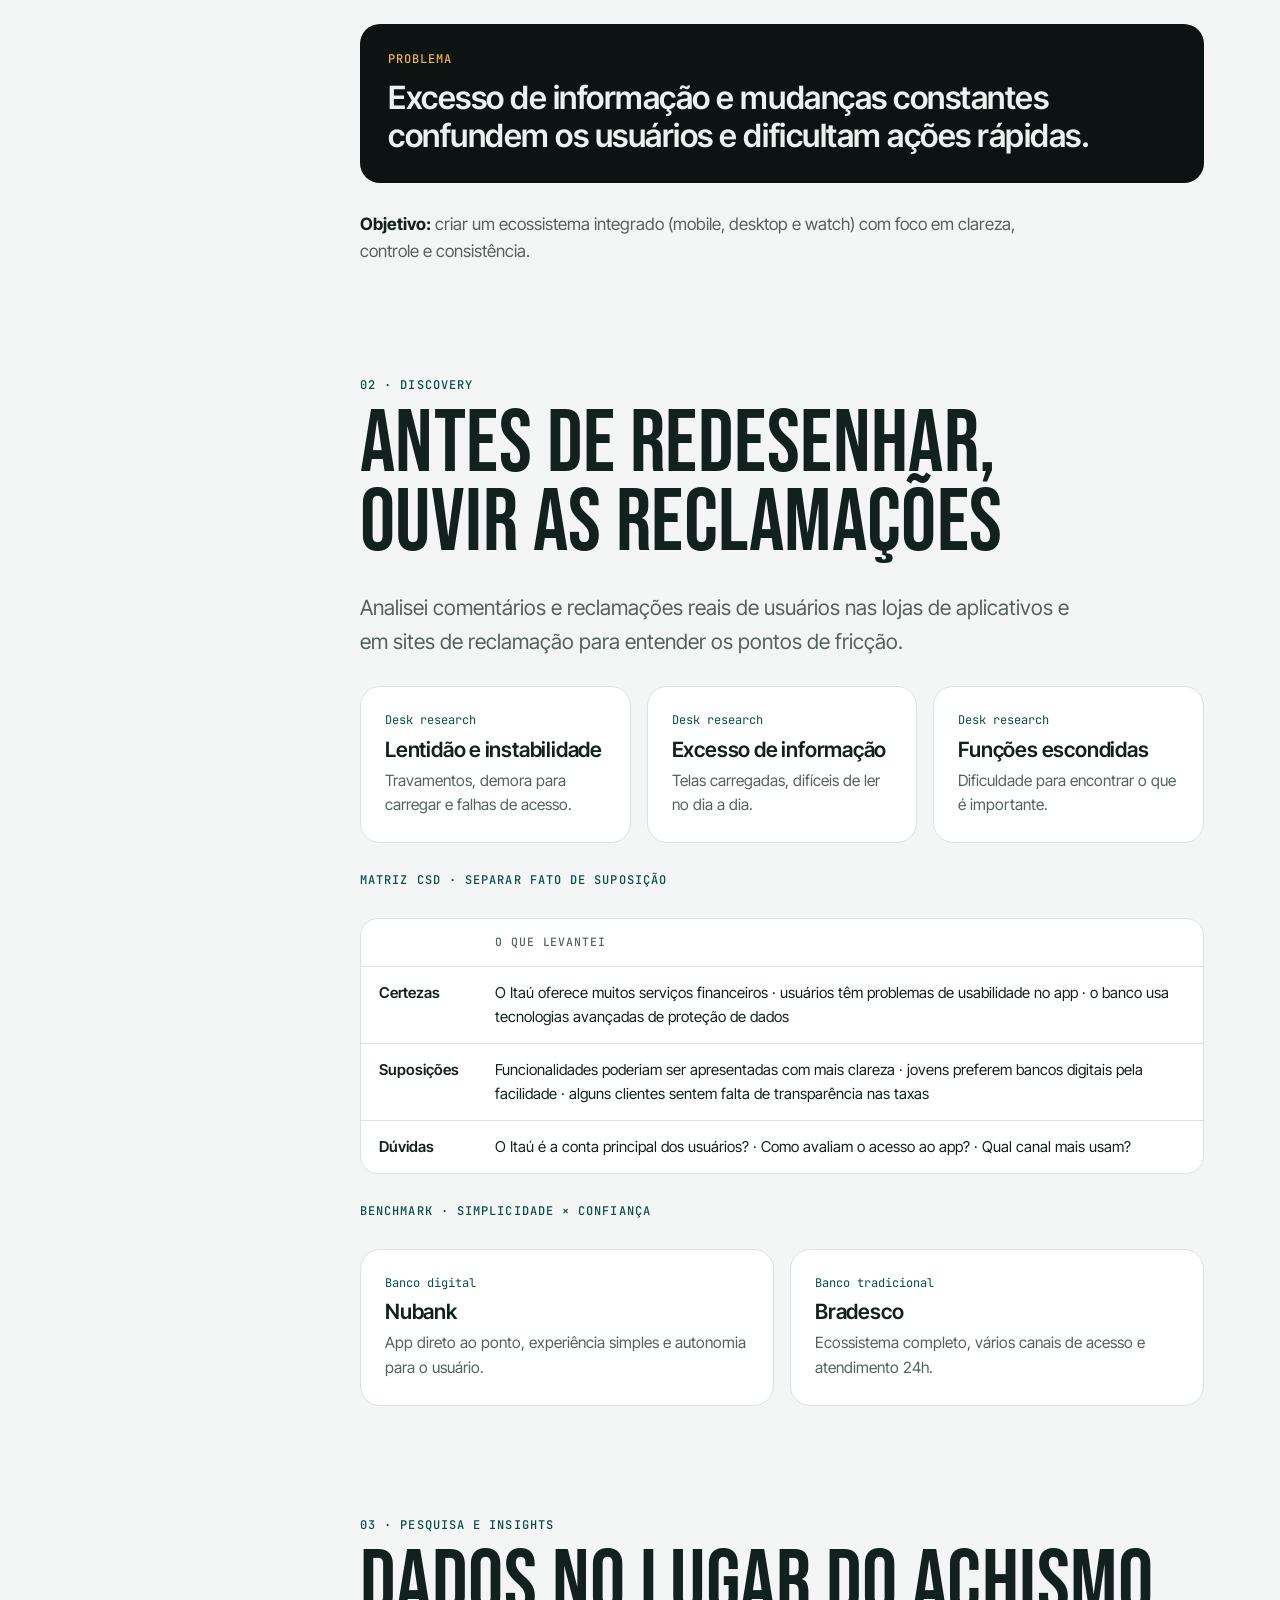
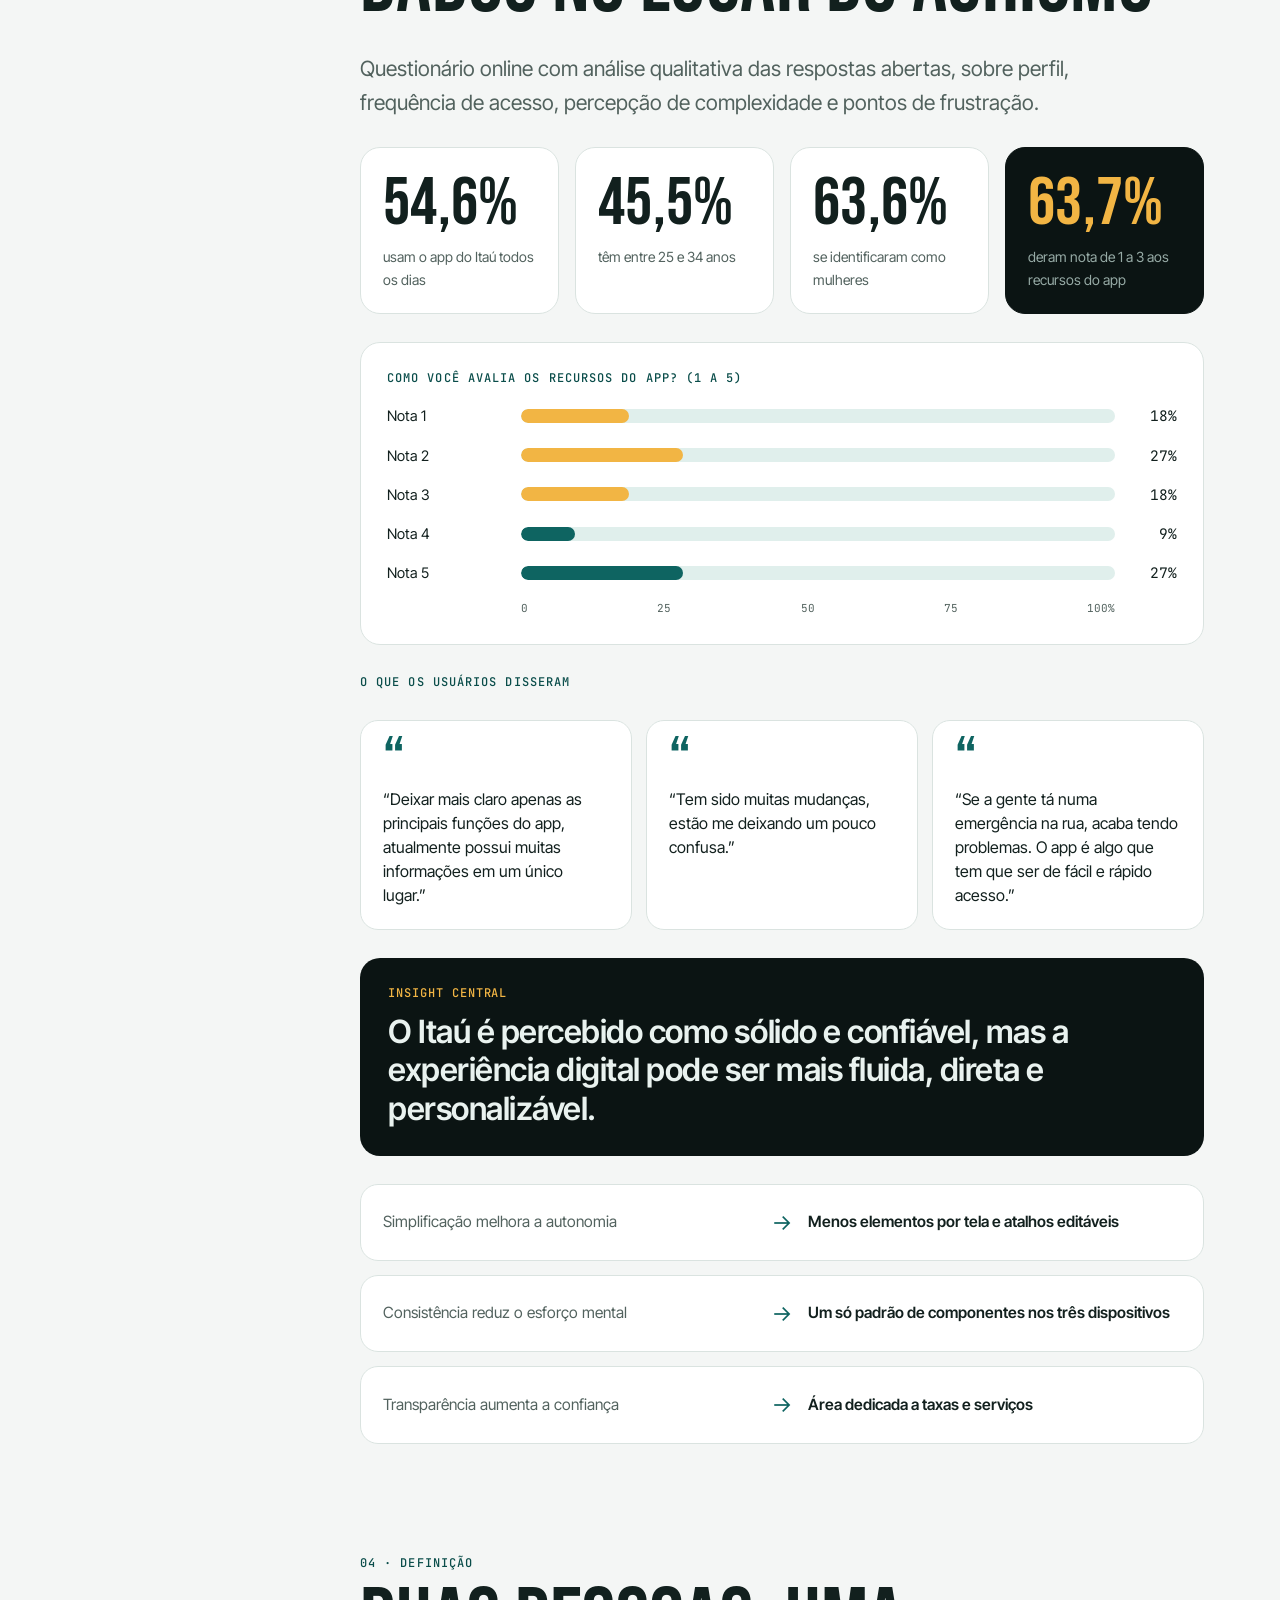
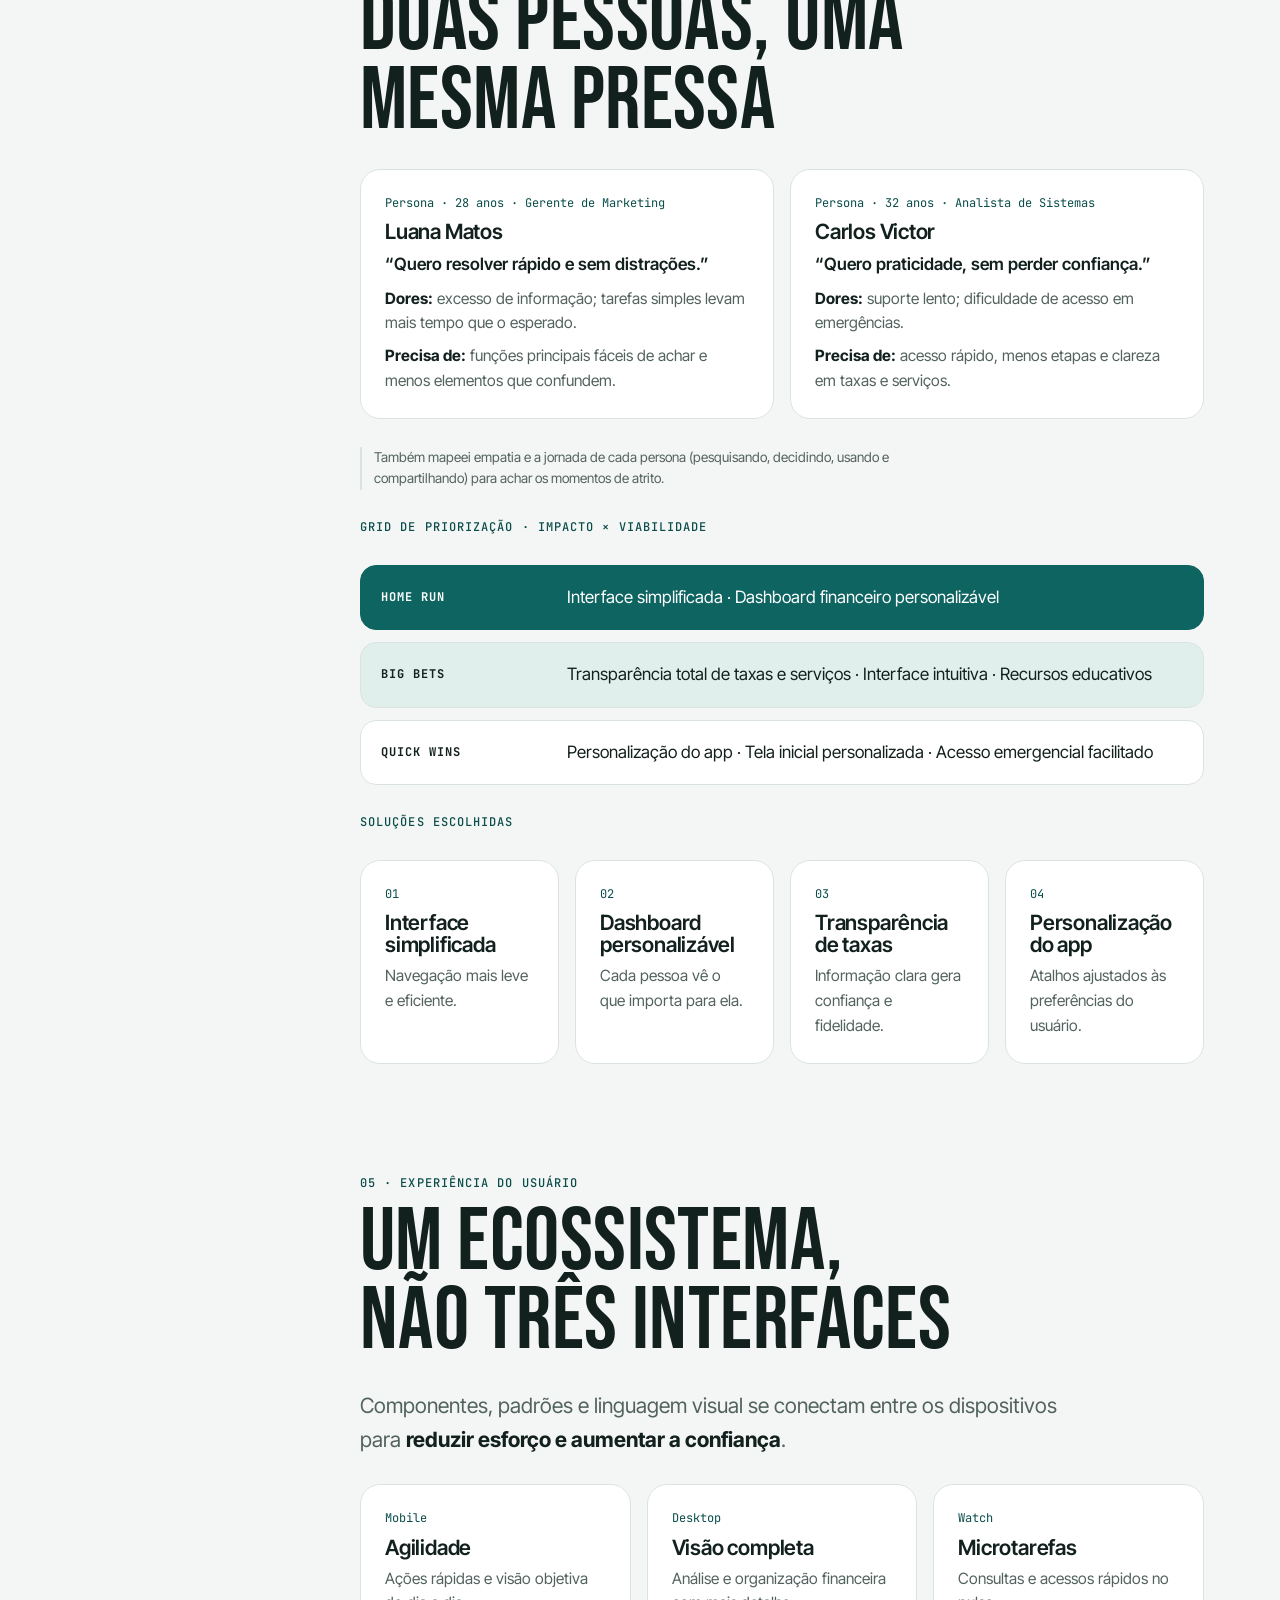
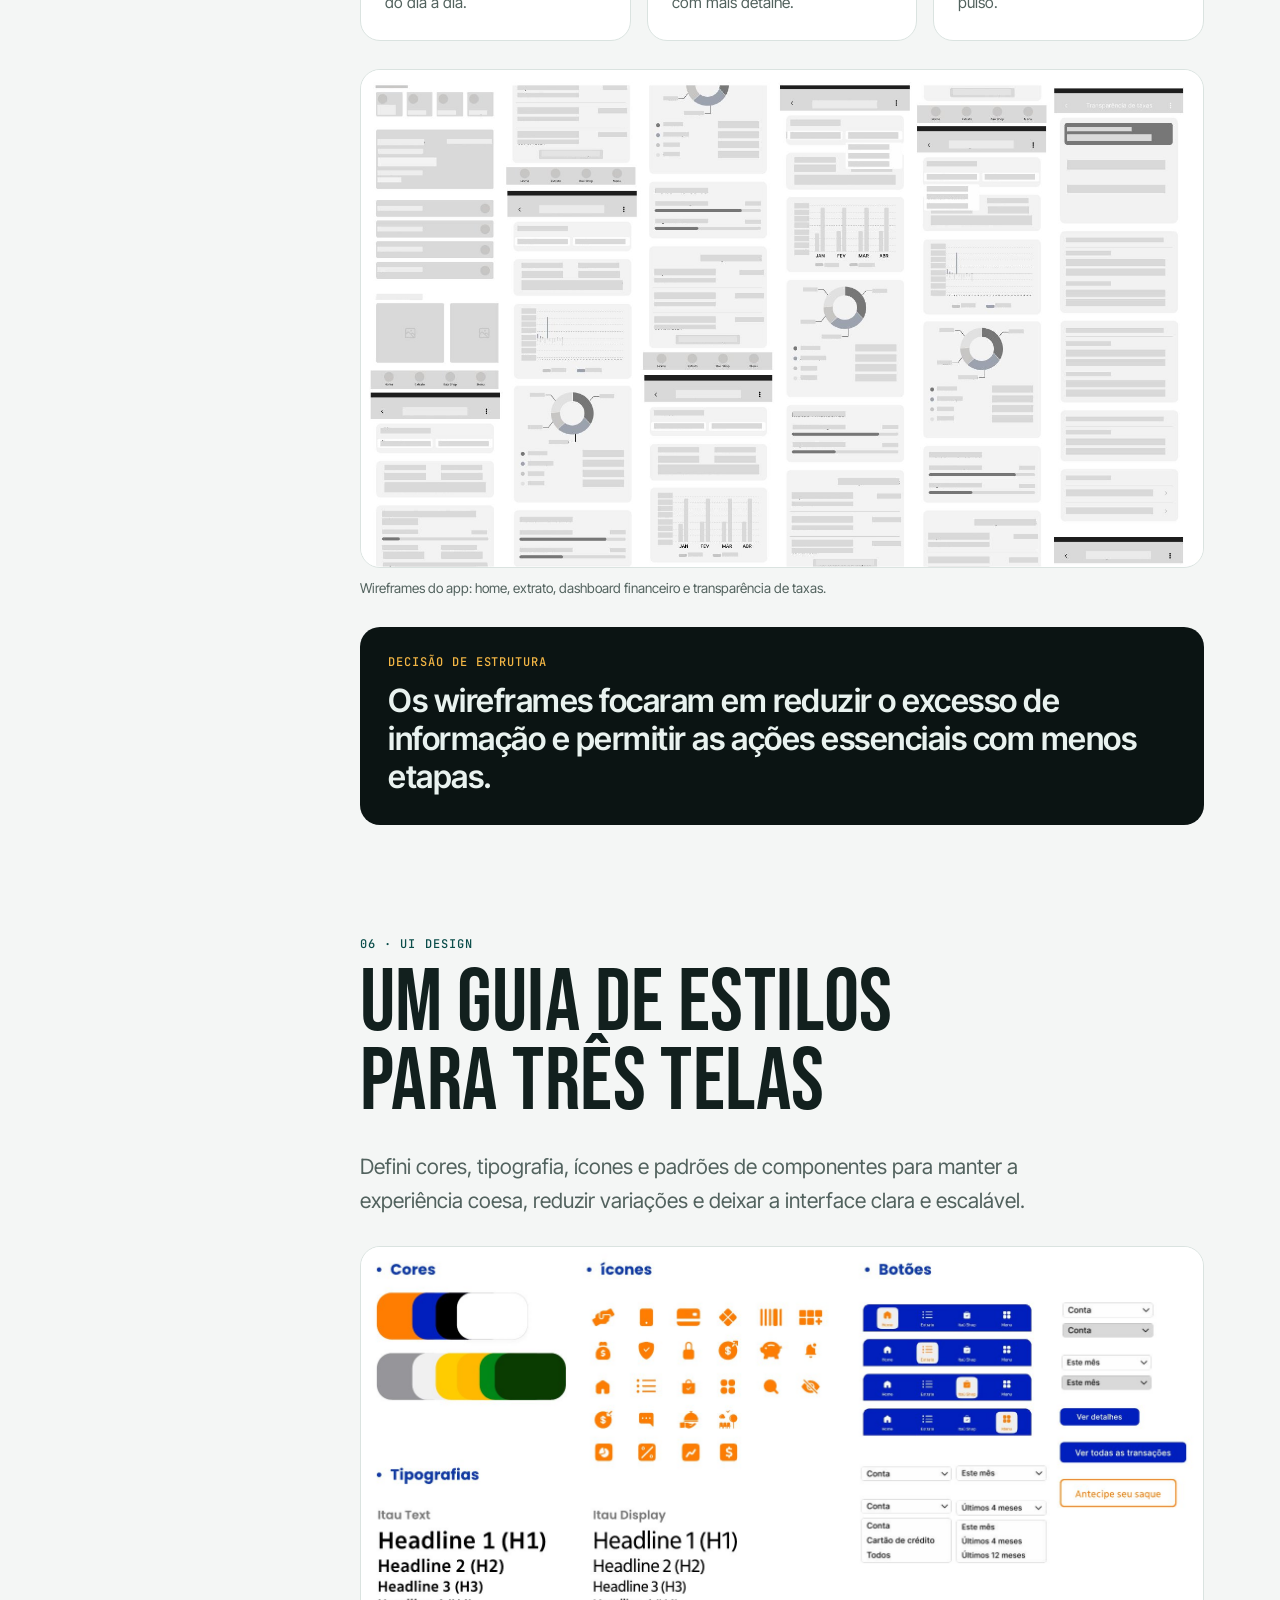
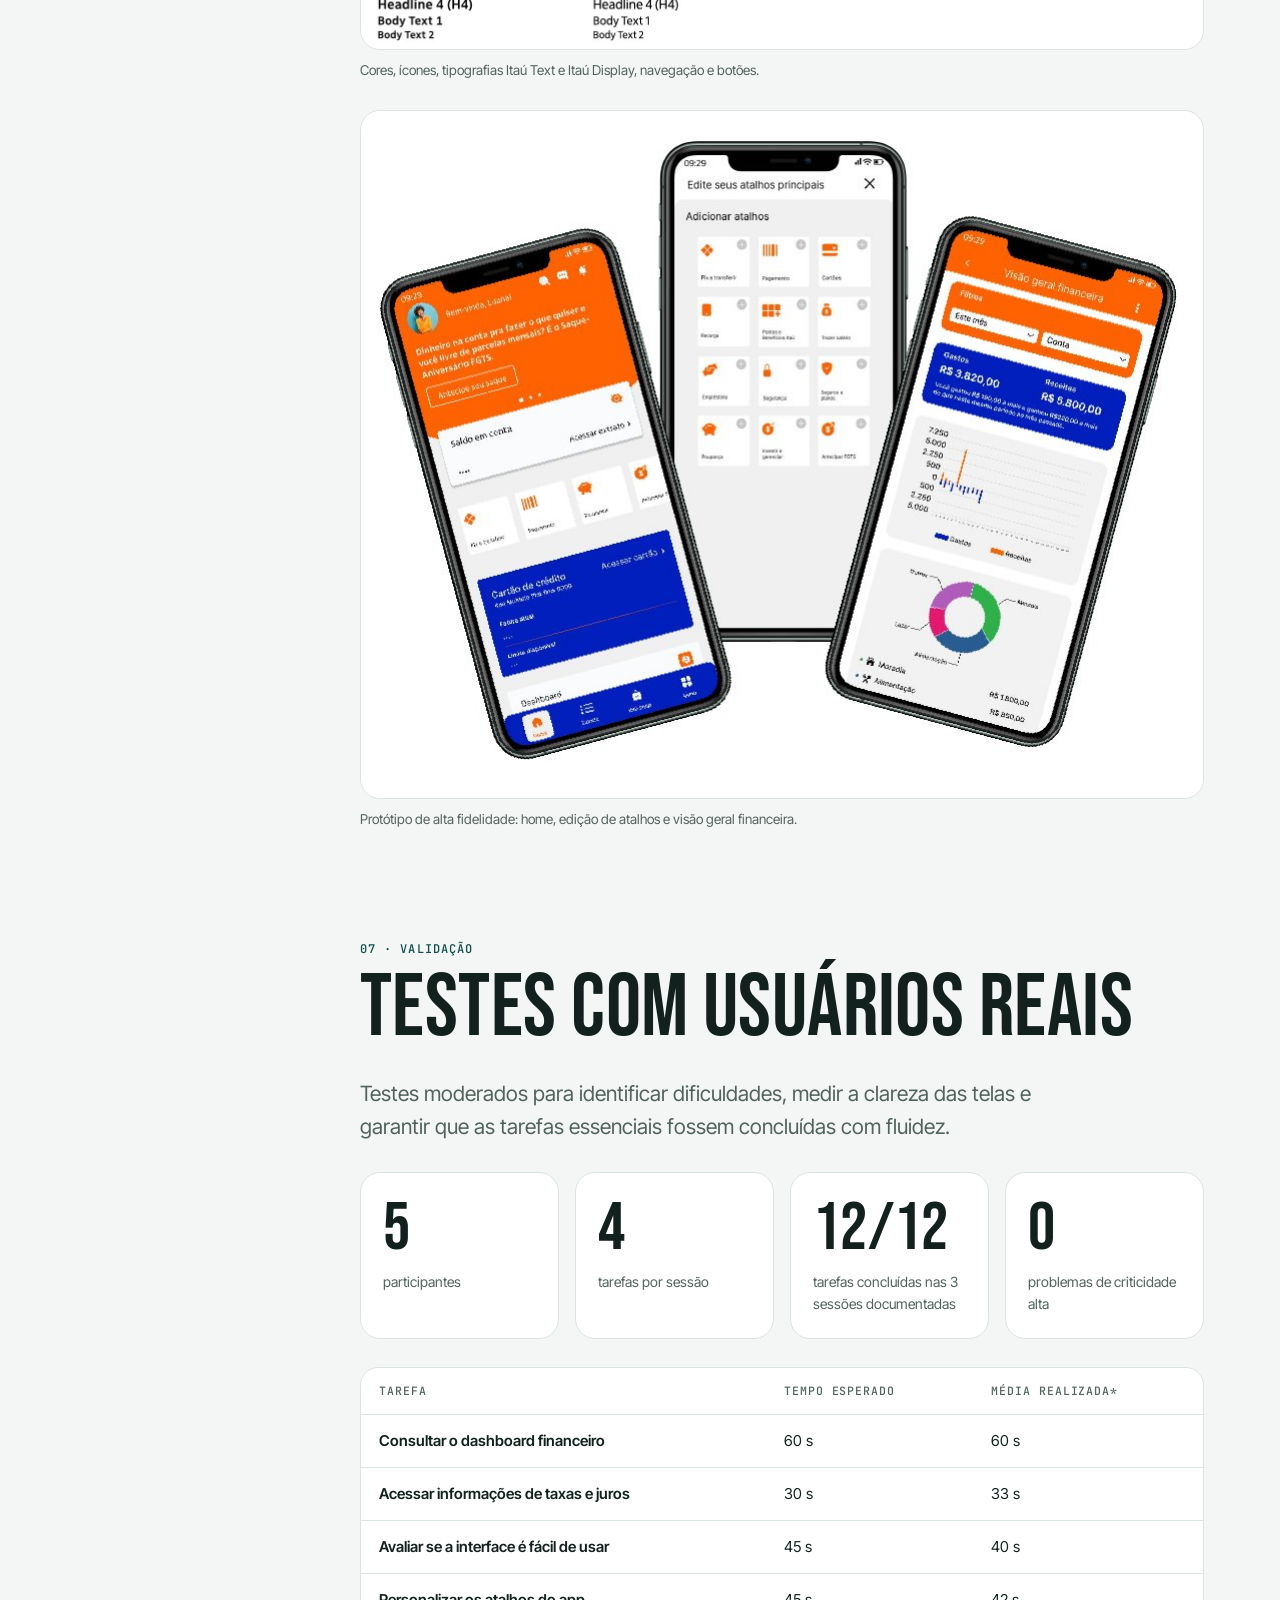
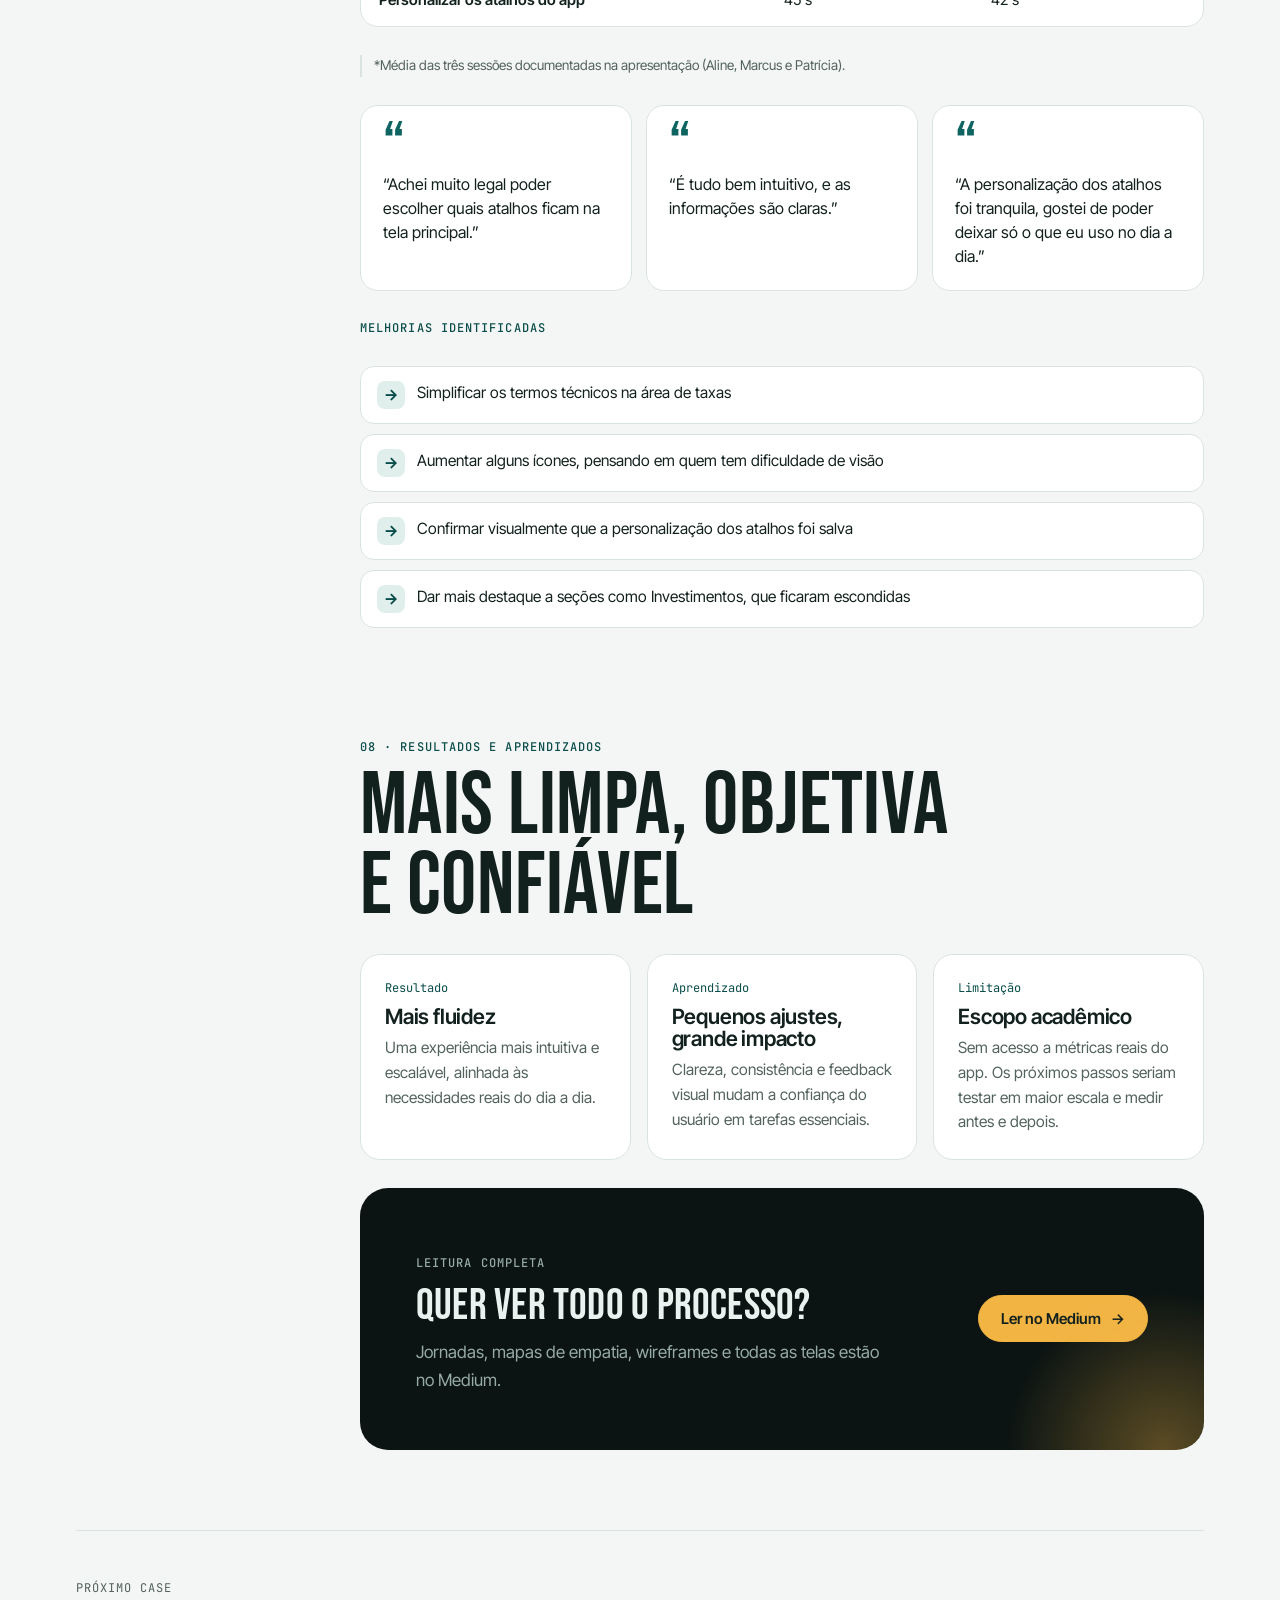
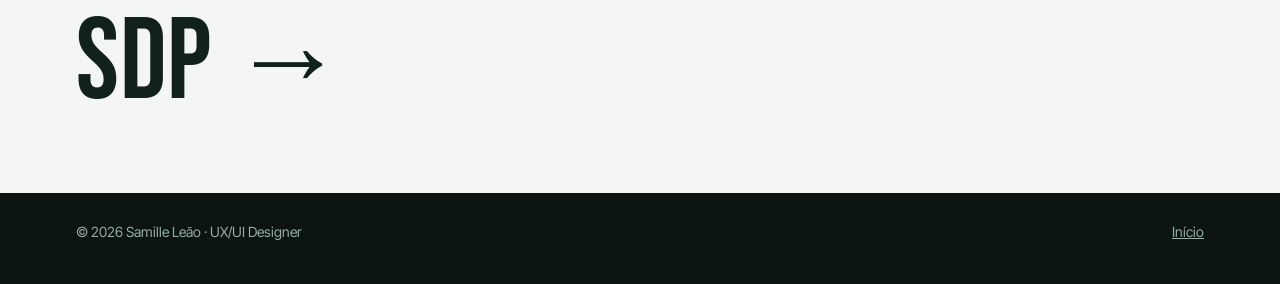
<file: cases/itau.html>
<!doctype html>
<html lang="pt-BR">
<head>
<meta charset="utf-8">
<meta name="viewport" content="width=device-width, initial-scale=1, viewport-fit=cover">
<title>Itaú — Samille Leão</title>
<link rel="preconnect" href="https://fonts.googleapis.com">
<link rel="preconnect" href="https://fonts.gstatic.com" crossorigin>
<link rel="stylesheet" href="https://fonts.googleapis.com/css2?family=Bebas+Neue&family=Inter+Tight:wght@400;500;600;700&family=JetBrains+Mono:wght@400;500&display=swap">
<link rel="stylesheet" href="../css/site.css">
<style>:root{padding-top:env(safe-area-inset-top,0px);padding-bottom:env(safe-area-inset-bottom,0px)}</style>
</head>
<body>
<div class="progress" aria-hidden="true"></div>

<header class="top">
  <div class="wrap">
    <a class="back" href="../#cases">← Voltar aos cases</a>
    <a class="brand" href="../" aria-label="Samille Leão, início"><span class="logo" aria-hidden="true"></span></a>
  </div>
</header>

<main>
  <section class="stage cover">
    <div class="wrap cover-grid">
      <div>
        <p class="label">Case study · UX/UI Design · Projeto acadêmico</p>
        <h1><span class="ln"><span>Itaú</span></span><span class="ln"><span>bancário digital</span></span></h1>
        <p class="tagline">Um ecossistema integrado entre celular, computador e relógio, com foco em clareza, controle e consistência.</p>
        <dl class="facts">
          <div><dt>Natureza</dt><dd>Projeto acadêmico · EBAC</dd></div>
          <div><dt>Atuação</dt><dd>UX/UI Designer</dd></div>
          <div><dt>Método</dt><dd>Double Diamond</dd></div>
          <div><dt>Plataformas</dt><dd>Mobile, desktop e watch</dd></div>
          <div><dt>Testes</dt><dd>5 participantes · 4 tarefas</dd></div>
          <div><dt>Período</dt><dd>2025</dd></div>
        </dl>
      </div>
      <div class="cover-media figure-light"><img src="../img/itau-capa.jpg" alt="Capa do estudo de caso Projeto Itaú: redesign no computador, celular e relógio"></div>
    </div>
  </section>

  <div class="wrap case-layout">
    <aside class="toc" aria-label="Capítulos do case">
      <p class="label">Neste case</p>
      <ol>
        <li><a href="#contexto">Contexto e desafio</a></li>
        <li><a href="#discovery">Discovery</a></li>
        <li><a href="#pesquisa">Pesquisa e insights</a></li>
        <li><a href="#definicao">Definição</a></li>
        <li><a href="#ux">Experiência do usuário</a></li>
        <li><a href="#ui">UI Design</a></li>
        <li><a href="#validacao">Validação</a></li>
        <li><a href="#resultados">Resultados</a></li>
      </ol>
    </aside>

    <div class="chapters">
      <section class="chapter" id="contexto">
        <header class="reveal">
          <p class="label">01 · Contexto e desafio</p>
          <h2>Confiança sólida, experiência pesada</h2>
        </header>
        <p class="intro reveal">Bancos tradicionais competem com fintechs, e os usuários esperam experiências <strong>mais rápidas e simples</strong>. Mudanças frequentes nos apps bancários causam confusão e atrito em tarefas essenciais.</p>
        <div class="grid-3">
          <div class="box reveal"><span class="ic">Cenário</span><h3>Simplicidade e agilidade</h3><p>É o que os usuários passaram a exigir depois das fintechs.</p></div>
          <div class="box reveal"><span class="ic">Risco</span><h3>Mudanças geram insegurança</h3><p>Atualizações constantes deixam as pessoas sem saber onde estão as coisas.</p></div>
          <div class="box reveal"><span class="ic">Desafio</span><h3>Confiança + fluidez</h3><p>Manter a segurança de um banco tradicional com a leveza de um app digital.</p></div>
        </div>
        <div class="callout reveal"><small>Problema</small>Excesso de informação e mudanças constantes confundem os usuários e dificultam ações rápidas.</div>
        <div class="prose reveal"><p><strong>Objetivo:</strong> criar um ecossistema integrado (mobile, desktop e watch) com foco em clareza, controle e consistência.</p></div>
      </section>

      <section class="chapter" id="discovery">
        <header class="reveal">
          <p class="label">02 · Discovery</p>
          <h2>Antes de redesenhar, ouvir as reclamações</h2>
        </header>
        <p class="intro reveal">Analisei comentários e reclamações reais de usuários nas lojas de aplicativos e em sites de reclamação para entender os pontos de fricção.</p>
        <div class="grid-3">
          <div class="box reveal"><span class="ic">Desk research</span><h3>Lentidão e instabilidade</h3><p>Travamentos, demora para carregar e falhas de acesso.</p></div>
          <div class="box reveal"><span class="ic">Desk research</span><h3>Excesso de informação</h3><p>Telas carregadas, difíceis de ler no dia a dia.</p></div>
          <div class="box reveal"><span class="ic">Desk research</span><h3>Funções escondidas</h3><p>Dificuldade para encontrar o que é importante.</p></div>
        </div>
        <p class="label reveal">Matriz CSD · separar fato de suposição</p>
        <div class="tbl reveal">
          <table>
            <thead><tr><th></th><th>O que levantei</th></tr></thead>
            <tbody>
              <tr><td>Certezas</td><td>O Itaú oferece muitos serviços financeiros · usuários têm problemas de usabilidade no app · o banco usa tecnologias avançadas de proteção de dados</td></tr>
              <tr><td>Suposições</td><td>Funcionalidades poderiam ser apresentadas com mais clareza · jovens preferem bancos digitais pela facilidade · alguns clientes sentem falta de transparência nas taxas</td></tr>
              <tr><td>Dúvidas</td><td>O Itaú é a conta principal dos usuários? · Como avaliam o acesso ao app? · Qual canal mais usam?</td></tr>
            </tbody>
          </table>
        </div>
        <p class="label reveal">Benchmark · simplicidade × confiança</p>
        <div class="grid-2">
          <div class="box reveal"><span class="ic">Banco digital</span><h3>Nubank</h3><p>App direto ao ponto, experiência simples e autonomia para o usuário.</p></div>
          <div class="box reveal"><span class="ic">Banco tradicional</span><h3>Bradesco</h3><p>Ecossistema completo, vários canais de acesso e atendimento 24h.</p></div>
        </div>
      </section>

      <section class="chapter" id="pesquisa">
        <header class="reveal">
          <p class="label">03 · Pesquisa e insights</p>
          <h2>Dados no lugar do achismo</h2>
        </header>
        <p class="intro reveal">Questionário online com análise qualitativa das respostas abertas, sobre perfil, frequência de acesso, percepção de complexidade e pontos de frustração.</p>
        <div class="statrow">
          <div class="stat reveal"><strong data-count="54.6" data-dec="1" data-suffix="%">54,6%</strong><span>usam o app do Itaú todos os dias</span></div>
          <div class="stat reveal"><strong data-count="45.5" data-dec="1" data-suffix="%">45,5%</strong><span>têm entre 25 e 34 anos</span></div>
          <div class="stat reveal"><strong data-count="63.6" data-dec="1" data-suffix="%">63,6%</strong><span>se identificaram como mulheres</span></div>
          <div class="stat warn reveal"><strong data-count="63.7" data-dec="1" data-suffix="%">63,7%</strong><span>deram nota de 1 a 3 aos recursos do app</span></div>
        </div>
        <div class="chart reveal" role="img" aria-label="Avaliação dos recursos do app de 1 a 5: nota 1, 18,2%; nota 2, 27,3%; nota 3, 18,2%; nota 4, 9,1%; nota 5, 27,3%.">
          <p class="label">Como você avalia os recursos do app? (1 a 5)</p>
          <div class="row warn"><span>Nota 1</span><span class="bar"><i class="grow-x" style="--w:18.2%"></i></span><span class="v">18%</span></div>
          <div class="row warn"><span>Nota 2</span><span class="bar"><i class="grow-x" style="--w:27.3%"></i></span><span class="v">27%</span></div>
          <div class="row warn"><span>Nota 3</span><span class="bar"><i class="grow-x" style="--w:18.2%"></i></span><span class="v">18%</span></div>
          <div class="row"><span>Nota 4</span><span class="bar"><i class="grow-x" style="--w:9.1%"></i></span><span class="v">9%</span></div>
          <div class="row"><span>Nota 5</span><span class="bar"><i class="grow-x" style="--w:27.3%"></i></span><span class="v">27%</span></div>
          <div class="axis" aria-hidden="true"><span></span><div><span>0</span><span>25</span><span>50</span><span>75</span><span>100%</span></div><span></span></div>
        </div>
        <p class="label reveal">O que os usuários disseram</p>
        <div class="quotes">
          <blockquote class="reveal">“Deixar mais claro apenas as principais funções do app, atualmente possui muitas informações em um único lugar.”</blockquote>
          <blockquote class="reveal">“Tem sido muitas mudanças, estão me deixando um pouco confusa.”</blockquote>
          <blockquote class="reveal">“Se a gente tá numa emergência na rua, acaba tendo problemas. O app é algo que tem que ser de fácil e rápido acesso.”</blockquote>
        </div>
        <div class="callout reveal"><small>Insight central</small>O Itaú é percebido como sólido e confiável, mas a experiência digital pode ser mais fluida, direta e personalizável.</div>
        <div class="decisions">
          <div class="decision reveal"><span class="from">Simplificação melhora a autonomia</span><span class="arrow">→</span><span class="to">Menos elementos por tela e atalhos editáveis</span></div>
          <div class="decision reveal"><span class="from">Consistência reduz o esforço mental</span><span class="arrow">→</span><span class="to">Um só padrão de componentes nos três dispositivos</span></div>
          <div class="decision reveal"><span class="from">Transparência aumenta a confiança</span><span class="arrow">→</span><span class="to">Área dedicada a taxas e serviços</span></div>
        </div>
      </section>

      <section class="chapter" id="definicao">
        <header class="reveal">
          <p class="label">04 · Definição</p>
          <h2>Duas pessoas, uma mesma pressa</h2>
        </header>
        <div class="grid-2">
          <div class="box persona reveal"><span class="ic">Persona · 28 anos · Gerente de Marketing</span><h3>Luana Matos</h3><p class="q">“Quero resolver rápido e sem distrações.”</p><p><b>Dores:</b> excesso de informação; tarefas simples levam mais tempo que o esperado.</p><p><b>Precisa de:</b> funções principais fáceis de achar e menos elementos que confundem.</p></div>
          <div class="box persona reveal"><span class="ic">Persona · 32 anos · Analista de Sistemas</span><h3>Carlos Victor</h3><p class="q">“Quero praticidade, sem perder confiança.”</p><p><b>Dores:</b> suporte lento; dificuldade de acesso em emergências.</p><p><b>Precisa de:</b> acesso rápido, menos etapas e clareza em taxas e serviços.</p></div>
        </div>
        <p class="note reveal">Também mapeei empatia e a jornada de cada persona (pesquisando, decidindo, usando e compartilhando) para achar os momentos de atrito.</p>
        <p class="label reveal">Grid de priorização · impacto × viabilidade</p>
        <div class="moscow">
          <div class="m must reveal"><b>Home run</b><span>Interface simplificada · Dashboard financeiro personalizável</span></div>
          <div class="m should reveal"><b>Big bets</b><span>Transparência total de taxas e serviços · Interface intuitiva · Recursos educativos</span></div>
          <div class="m reveal"><b>Quick wins</b><span>Personalização do app · Tela inicial personalizada · Acesso emergencial facilitado</span></div>
        </div>
        <p class="label reveal">Soluções escolhidas</p>
        <div class="grid-4">
          <div class="box reveal"><span class="ic">01</span><h3>Interface simplificada</h3><p>Navegação mais leve e eficiente.</p></div>
          <div class="box reveal"><span class="ic">02</span><h3>Dashboard personalizável</h3><p>Cada pessoa vê o que importa para ela.</p></div>
          <div class="box reveal"><span class="ic">03</span><h3>Transparência de taxas</h3><p>Informação clara gera confiança e fidelidade.</p></div>
          <div class="box reveal"><span class="ic">04</span><h3>Personalização do app</h3><p>Atalhos ajustados às preferências do usuário.</p></div>
        </div>
      </section>

      <section class="chapter" id="ux">
        <header class="reveal">
          <p class="label">05 · Experiência do usuário</p>
          <h2>Um ecossistema, não três interfaces</h2>
        </header>
        <p class="intro reveal">Componentes, padrões e linguagem visual se conectam entre os dispositivos para <strong>reduzir esforço e aumentar a confiança</strong>.</p>
        <div class="grid-3">
          <div class="box reveal"><span class="ic">Mobile</span><h3>Agilidade</h3><p>Ações rápidas e visão objetiva do dia a dia.</p></div>
          <div class="box reveal"><span class="ic">Desktop</span><h3>Visão completa</h3><p>Análise e organização financeira com mais detalhe.</p></div>
          <div class="box reveal"><span class="ic">Watch</span><h3>Microtarefas</h3><p>Consultas e acessos rápidos no pulso.</p></div>
        </div>
        <figure class="shot reveal"><img src="../img/itau-wireframe.jpg" alt="Wireframes de baixa fidelidade das telas do app" loading="lazy"><figcaption>Wireframes do app: home, extrato, dashboard financeiro e transparência de taxas.</figcaption></figure>
        <div class="callout reveal"><small>Decisão de estrutura</small>Os wireframes focaram em reduzir o excesso de informação e permitir as ações essenciais com menos etapas.</div>
      </section>

      <section class="chapter" id="ui">
        <header class="reveal">
          <p class="label">06 · UI Design</p>
          <h2>Um guia de estilos para três telas</h2>
        </header>
        <p class="intro reveal">Defini cores, tipografia, ícones e padrões de componentes para manter a experiência coesa, reduzir variações e deixar a interface clara e escalável.</p>
        <figure class="shot reveal"><img src="../img/itau-guia.jpg" alt="Guia de estilos com cores, ícones, tipografia e botões" loading="lazy"><figcaption>Cores, ícones, tipografias Itaú Text e Itaú Display, navegação e botões.</figcaption></figure>
        <figure class="shot reveal"><img src="../img/itau-prototipo.jpg" alt="Protótipo de alta fidelidade: home, edição de atalhos e visão geral financeira" loading="lazy"><figcaption>Protótipo de alta fidelidade: home, edição de atalhos e visão geral financeira.</figcaption></figure>
      </section>

      <section class="chapter" id="validacao">
        <header class="reveal">
          <p class="label">07 · Validação</p>
          <h2>Testes com usuários reais</h2>
        </header>
        <p class="intro reveal">Testes moderados para identificar dificuldades, medir a clareza das telas e garantir que as tarefas essenciais fossem concluídas com fluidez.</p>
        <div class="statrow">
          <div class="stat reveal"><strong>5</strong><span>participantes</span></div>
          <div class="stat reveal"><strong>4</strong><span>tarefas por sessão</span></div>
          <div class="stat reveal"><strong>12/12</strong><span>tarefas concluídas nas 3 sessões documentadas</span></div>
          <div class="stat reveal"><strong>0</strong><span>problemas de criticidade alta</span></div>
        </div>
        <div class="tbl reveal">
          <table>
            <thead><tr><th>Tarefa</th><th>Tempo esperado</th><th>Média realizada*</th></tr></thead>
            <tbody>
              <tr><td>Consultar o dashboard financeiro</td><td>60 s</td><td>60 s</td></tr>
              <tr><td>Acessar informações de taxas e juros</td><td>30 s</td><td>33 s</td></tr>
              <tr><td>Avaliar se a interface é fácil de usar</td><td>45 s</td><td>40 s</td></tr>
              <tr><td>Personalizar os atalhos do app</td><td>45 s</td><td>42 s</td></tr>
            </tbody>
          </table>
        </div>
        <p class="note reveal">*Média das três sessões documentadas na apresentação (Aline, Marcus e Patrícia).</p>
        <div class="quotes">
          <blockquote class="reveal">“Achei muito legal poder escolher quais atalhos ficam na tela principal.”</blockquote>
          <blockquote class="reveal">“É tudo bem intuitivo, e as informações são claras.”</blockquote>
          <blockquote class="reveal">“A personalização dos atalhos foi tranquila, gostei de poder deixar só o que eu uso no dia a dia.”</blockquote>
        </div>
        <p class="label reveal">Melhorias identificadas</p>
        <ul class="checklist">
          <li class="reveal">Simplificar os termos técnicos na área de taxas</li>
          <li class="reveal">Aumentar alguns ícones, pensando em quem tem dificuldade de visão</li>
          <li class="reveal">Confirmar visualmente que a personalização dos atalhos foi salva</li>
          <li class="reveal">Dar mais destaque a seções como Investimentos, que ficaram escondidas</li>
        </ul>
      </section>

      <section class="chapter" id="resultados">
        <header class="reveal">
          <p class="label">08 · Resultados e aprendizados</p>
          <h2>Mais limpa, objetiva e confiável</h2>
        </header>
        <div class="grid-3">
          <div class="box reveal"><span class="ic">Resultado</span><h3>Mais fluidez</h3><p>Uma experiência mais intuitiva e escalável, alinhada às necessidades reais do dia a dia.</p></div>
          <div class="box reveal"><span class="ic">Aprendizado</span><h3>Pequenos ajustes, grande impacto</h3><p>Clareza, consistência e feedback visual mudam a confiança do usuário em tarefas essenciais.</p></div>
          <div class="box reveal"><span class="ic">Limitação</span><h3>Escopo acadêmico</h3><p>Sem acesso a métricas reais do app. Os próximos passos seriam testar em maior escala e medir antes e depois.</p></div>
        </div>
        <div class="medium-cta reveal">
          <div>
            <p class="label">Leitura completa</p>
            <h3 style="margin-top:10px">Quer ver todo o processo?</h3>
            <p>Jornadas, mapas de empatia, wireframes e todas as telas estão no Medium.</p>
          </div>
          <a class="btn solid" href="https://medium.com/@santossamille/estudo-ux-ui-ita%C3%BA-ebac-case-study-bfe72db29e36" target="_blank" rel="noopener" data-magnetic>Ler no Medium <span class="arr">→</span></a>
        </div>
      </section>
    </div>
  </div>

  <div class="wrap">
    <a class="next-case" href="sdp.html"><span>Próximo case</span><b>SDP <i>→</i></b></a>
  </div>
</main>

<footer>
  <div class="wrap">
    <span>© 2026 Samille Leão · UX/UI Designer</span>
    <a href="../">Início</a>
  </div>
</footer>
<script src="../js/site.js"></script>
</body>
</html>
</file>
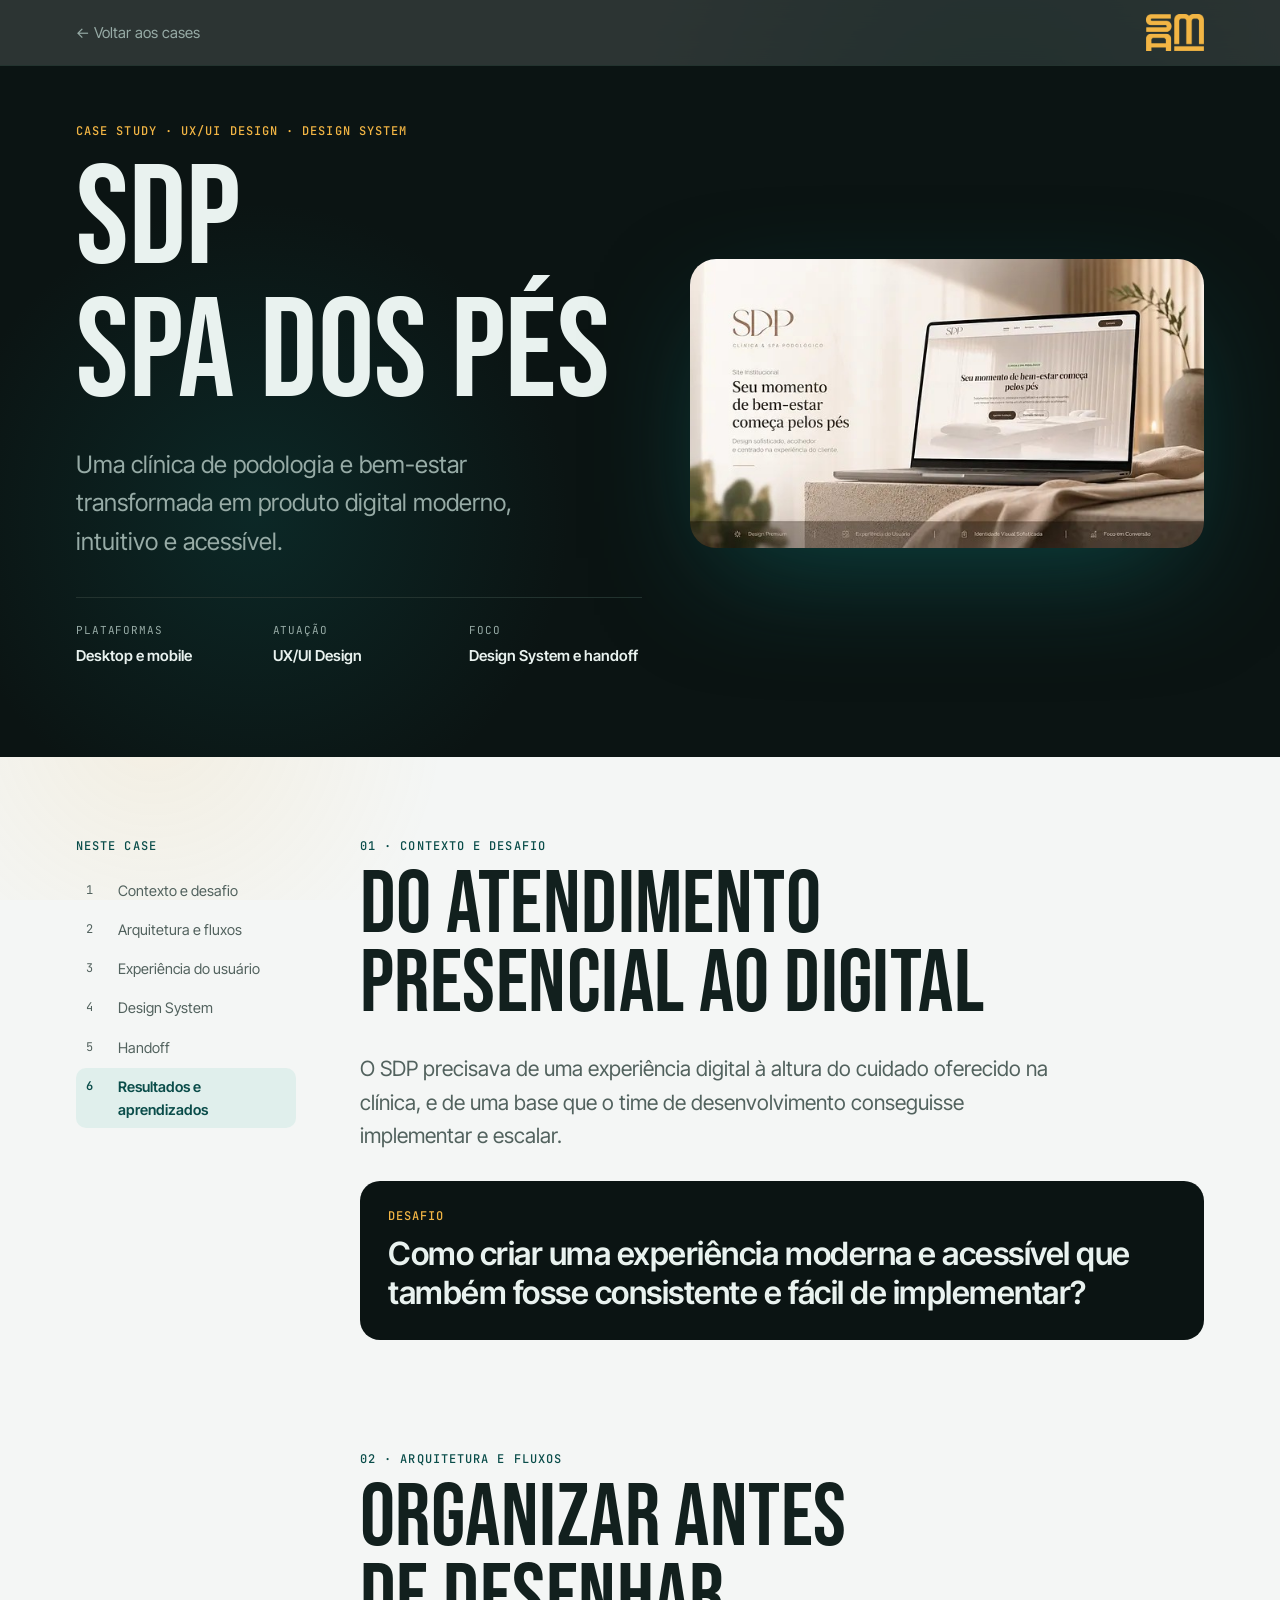
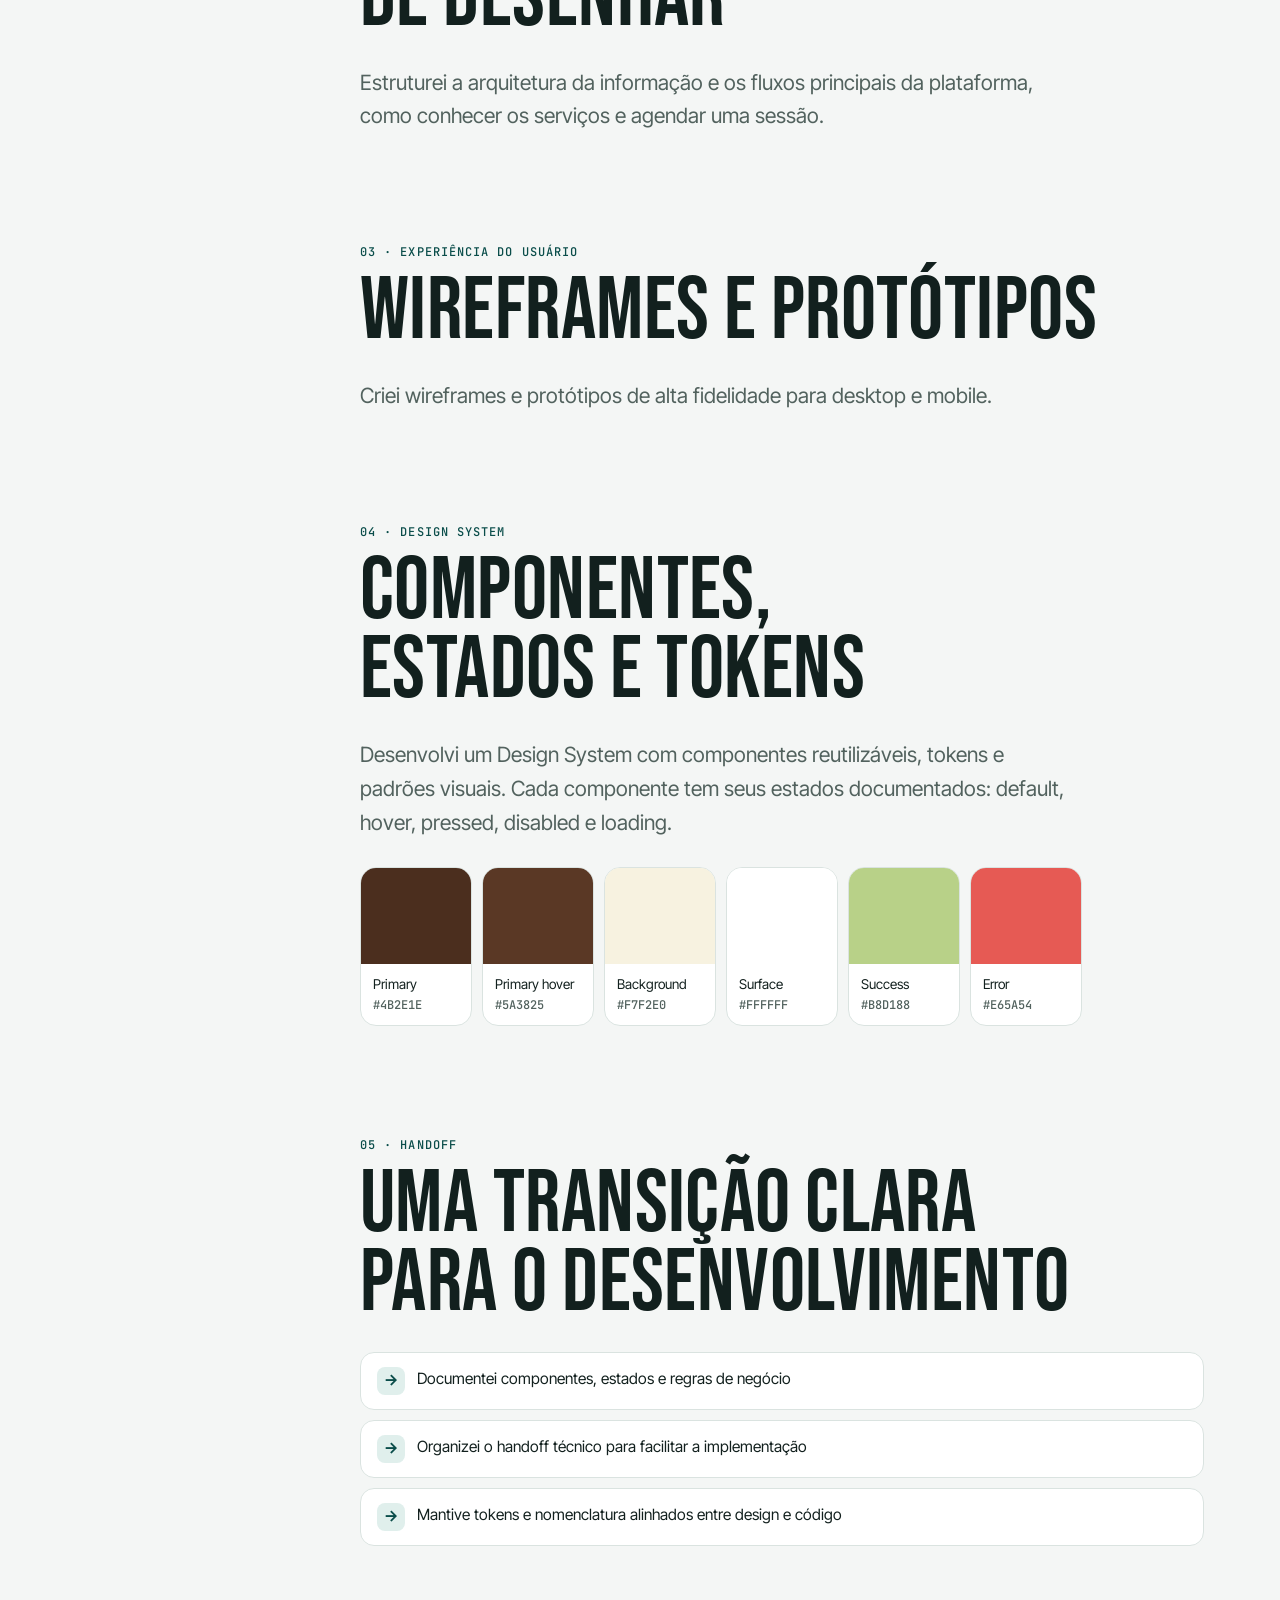
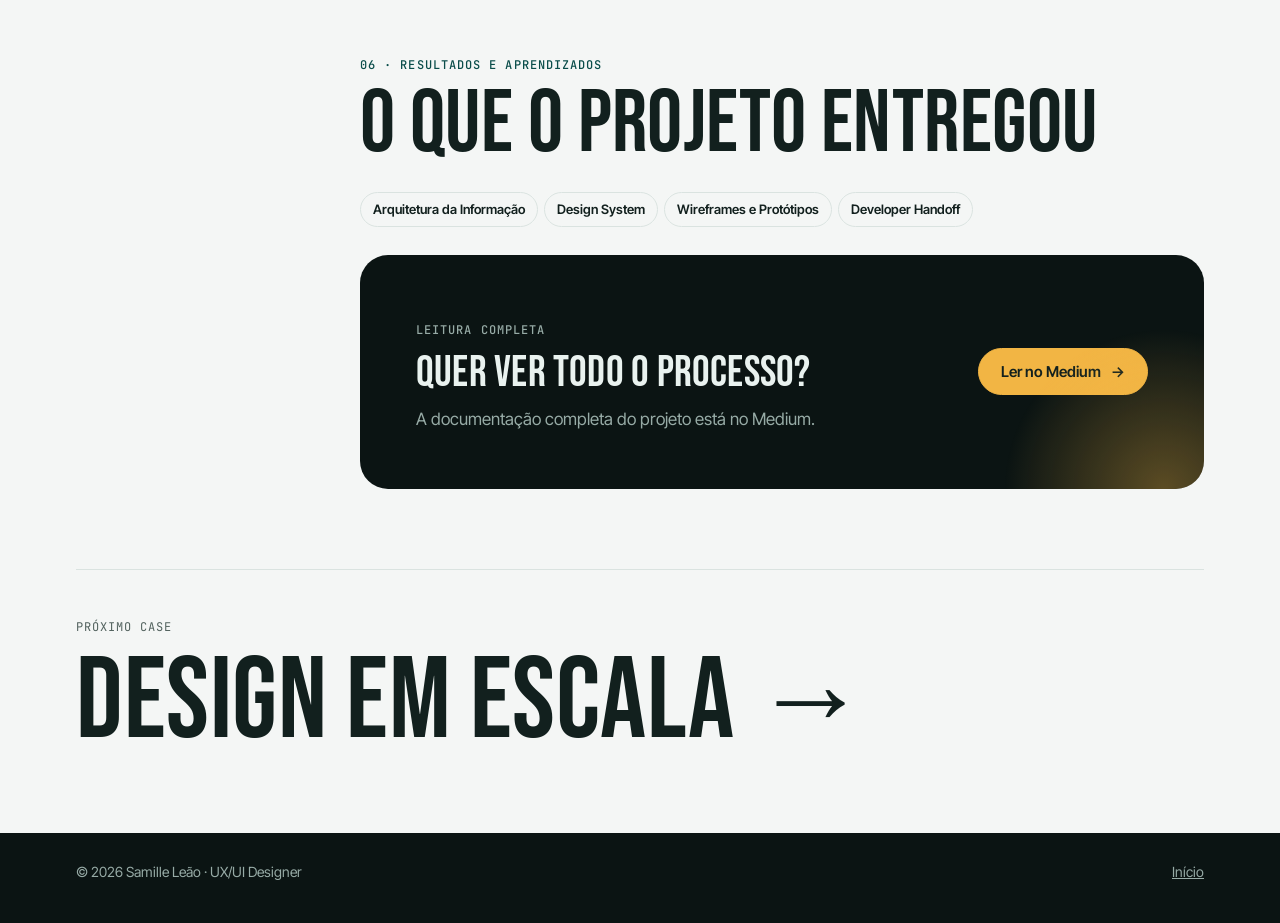
<file: cases/sdp.html>
<!doctype html>
<html lang="pt-BR">
<head>
<meta charset="utf-8">
<meta name="viewport" content="width=device-width, initial-scale=1, viewport-fit=cover">
<title>SDP — Spa dos Pés — Samille Leão</title>
<link rel="preconnect" href="https://fonts.googleapis.com">
<link rel="preconnect" href="https://fonts.gstatic.com" crossorigin>
<link rel="stylesheet" href="https://fonts.googleapis.com/css2?family=Bebas+Neue&family=Inter+Tight:wght@400;500;600;700&family=JetBrains+Mono:wght@400;500&display=swap">
<link rel="stylesheet" href="../css/site.css">
<style>:root{padding-top:env(safe-area-inset-top,0px);padding-bottom:env(safe-area-inset-bottom,0px)}</style>
</head>
<body>
<div class="progress" aria-hidden="true"></div>
<header class="top"><div class="wrap"><a class="back" href="../#cases">← Voltar aos cases</a><a class="brand" href="../" aria-label="Samille Leão, início"><span class="logo" aria-hidden="true"></span></a></div></header>
<main>
<section class="stage cover"><div class="wrap cover-grid"><div>
<p class="label">Case study · UX/UI Design · Design System</p>
<h1><span class="ln"><span>SDP</span></span><span class="ln"><span>Spa dos Pés</span></span></h1>
<p class="tagline">Uma clínica de podologia e bem-estar transformada em produto digital moderno, intuitivo e acessível.</p>
<dl class="facts"><div><dt>Plataformas</dt><dd>Desktop e mobile</dd></div><div><dt>Atuação</dt><dd>UX/UI Design</dd></div><div><dt>Foco</dt><dd>Design System e handoff</dd></div></dl></div>
<div class="cover-media"><img src="../img/sdp-capa.jpg" alt="Site SDP Clínica e Spa Podológico aberto num notebook"></div>
</div></section>
<div class="wrap case-layout">
<aside class="toc" aria-label="Capítulos do case"><p class="label">Neste case</p><ol><li><a href="#contexto">Contexto e desafio</a></li><li><a href="#produto">Arquitetura e fluxos</a></li><li><a href="#ux">Experiência do usuário</a></li><li><a href="#ui">Design System</a></li><li><a href="#handoff">Handoff</a></li><li><a href="#resultados">Resultados e aprendizados</a></li></ol></aside><div class="chapters"><section class="chapter" id="contexto"><header class="reveal"><p class="label">01 · Contexto e desafio</p><h2>Do atendimento presencial ao digital</h2></header><!-- Para completar: problema do cliente, público e objetivos de negócio --><p class="intro reveal">O SDP precisava de uma experiência digital à altura do cuidado oferecido na clínica, e de uma base que o time de desenvolvimento conseguisse implementar e escalar.</p><div class="callout reveal"><small>Desafio</small>Como criar uma experiência moderna e acessível que também fosse consistente e fácil de implementar?</div></section><section class="chapter" id="produto"><header class="reveal"><p class="label">02 · Arquitetura e fluxos</p><h2>Organizar antes de desenhar</h2></header><!-- Para completar: sitemap e fluxo de agendamento --><p class="intro reveal">Estruturei a arquitetura da informação e os fluxos principais da plataforma, como conhecer os serviços e agendar uma sessão.</p></section><section class="chapter" id="ux"><header class="reveal"><p class="label">03 · Experiência do usuário</p><h2>Wireframes e protótipos</h2></header><!-- Para completar: principais decisões de layout e navegação --><p class="intro reveal">Criei wireframes e protótipos de alta fidelidade para desktop e mobile.</p></section><section class="chapter" id="ui"><header class="reveal"><p class="label">04 · Design System</p><h2>Componentes, estados e tokens</h2></header><p class="intro reveal">Desenvolvi um Design System com componentes reutilizáveis, tokens e padrões visuais. Cada componente tem seus estados documentados: default, hover, pressed, disabled e loading.</p><div class="swatches reveal"><button class="sw" type="button" data-hex="#4B2E1E"><i style="background:#4B2E1E"></i><span>Primary<b>#4B2E1E</b></span></button><button class="sw" type="button" data-hex="#5A3825"><i style="background:#5A3825"></i><span>Primary hover<b>#5A3825</b></span></button><button class="sw" type="button" data-hex="#F7F2E0"><i style="background:#F7F2E0"></i><span>Background<b>#F7F2E0</b></span></button><button class="sw" type="button" data-hex="#FFFFFF"><i style="background:#FFFFFF"></i><span>Surface<b>#FFFFFF</b></span></button><button class="sw" type="button" data-hex="#B8D188"><i style="background:#B8D188"></i><span>Success<b>#B8D188</b></span></button><button class="sw" type="button" data-hex="#E65A54"><i style="background:#E65A54"></i><span>Error<b>#E65A54</b></span></button></div></section><section class="chapter" id="handoff"><header class="reveal"><p class="label">05 · Handoff</p><h2>Uma transição clara para o desenvolvimento</h2></header><!-- Para completar: exemplo de especificação entregue ao dev --><ul class="checklist"><li class="reveal">Documentei componentes, estados e regras de negócio</li><li class="reveal">Organizei o handoff técnico para facilitar a implementação</li><li class="reveal">Mantive tokens e nomenclatura alinhados entre design e código</li></ul></section><section class="chapter" id="resultados"><header class="reveal"><p class="label">06 · Resultados e aprendizados</p><h2>O que o projeto entregou</h2></header><!-- Para completar: resultado para o cliente, aprendizados e próximos passos --><div class="chips reveal"><span>Arquitetura da Informação</span><span>Design System</span><span>Wireframes e Protótipos</span><span>Developer Handoff</span></div><div class="medium-cta reveal"><div><p class="label">Leitura completa</p><h3 style="margin-top:10px">Quer ver todo o processo?</h3><p>A documentação completa do projeto está no Medium.</p></div><a class="btn solid" href="https://medium.com/@santossamille/sdp-spa-dos-p%C3%A9s-126b0d405216" target="_blank" rel="noopener" data-magnetic>Ler no Medium <span class="arr">→</span></a></div></section></div></div>
<div class="wrap"><a class="next-case" href="design-em-escala.html"><span>Próximo case</span><b>Design em escala <i>→</i></b></a></div>
</main>
<footer><div class="wrap"><span>© 2026 Samille Leão · UX/UI Designer</span><a href="../">Início</a></div></footer>
<script src="../js/site.js"></script>
</body></html>
</file>
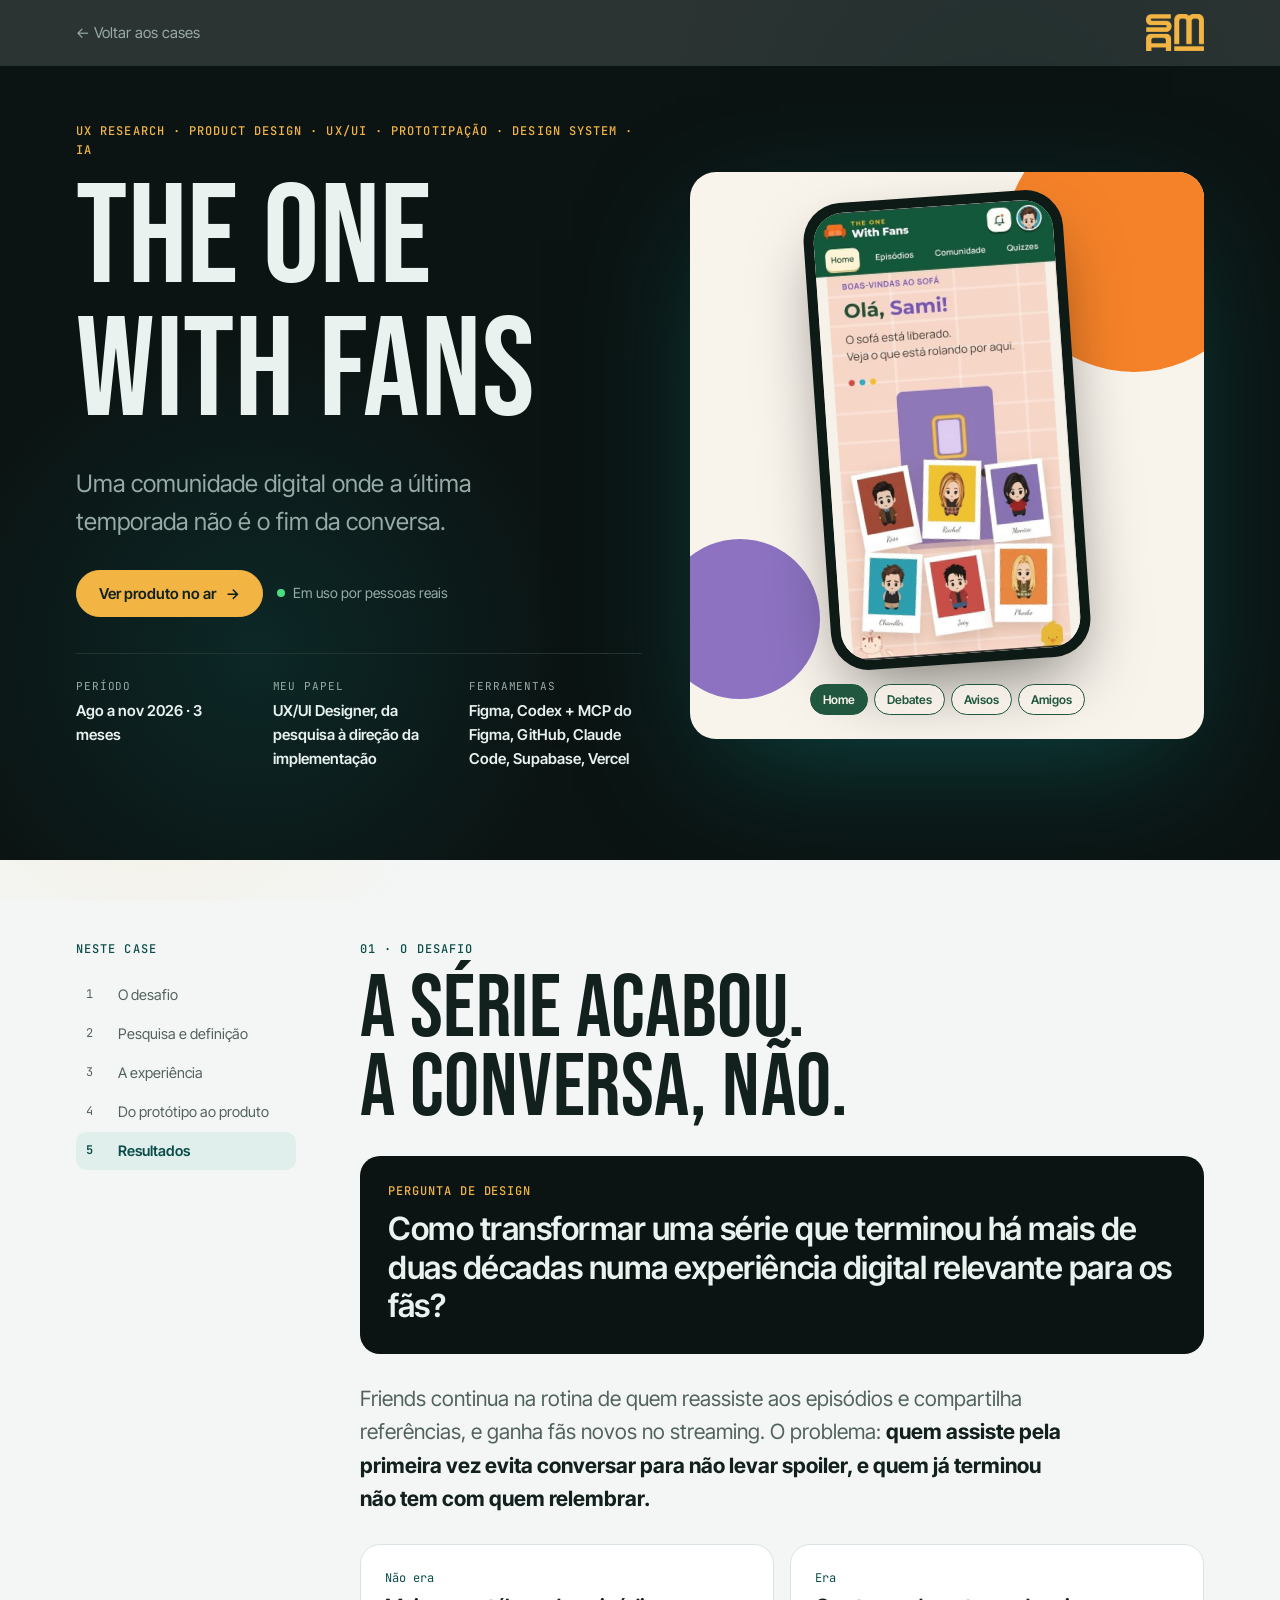
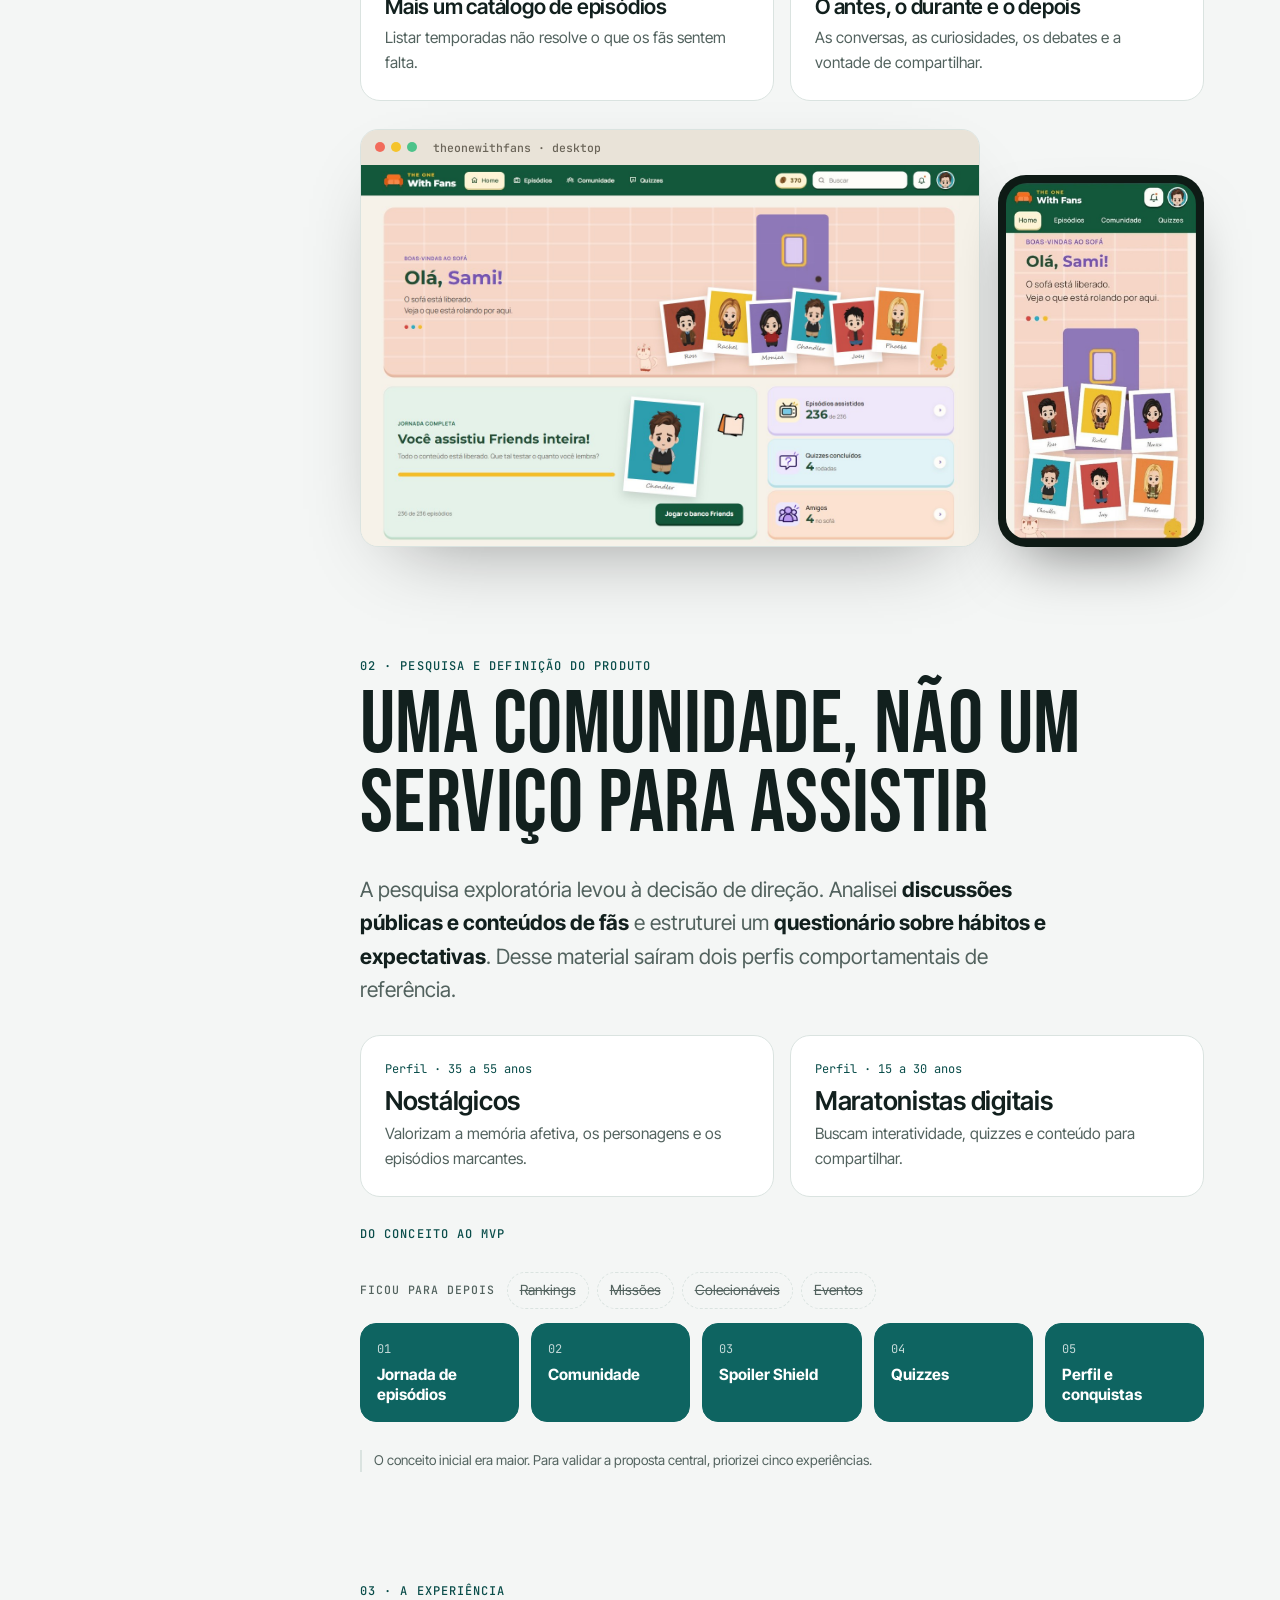
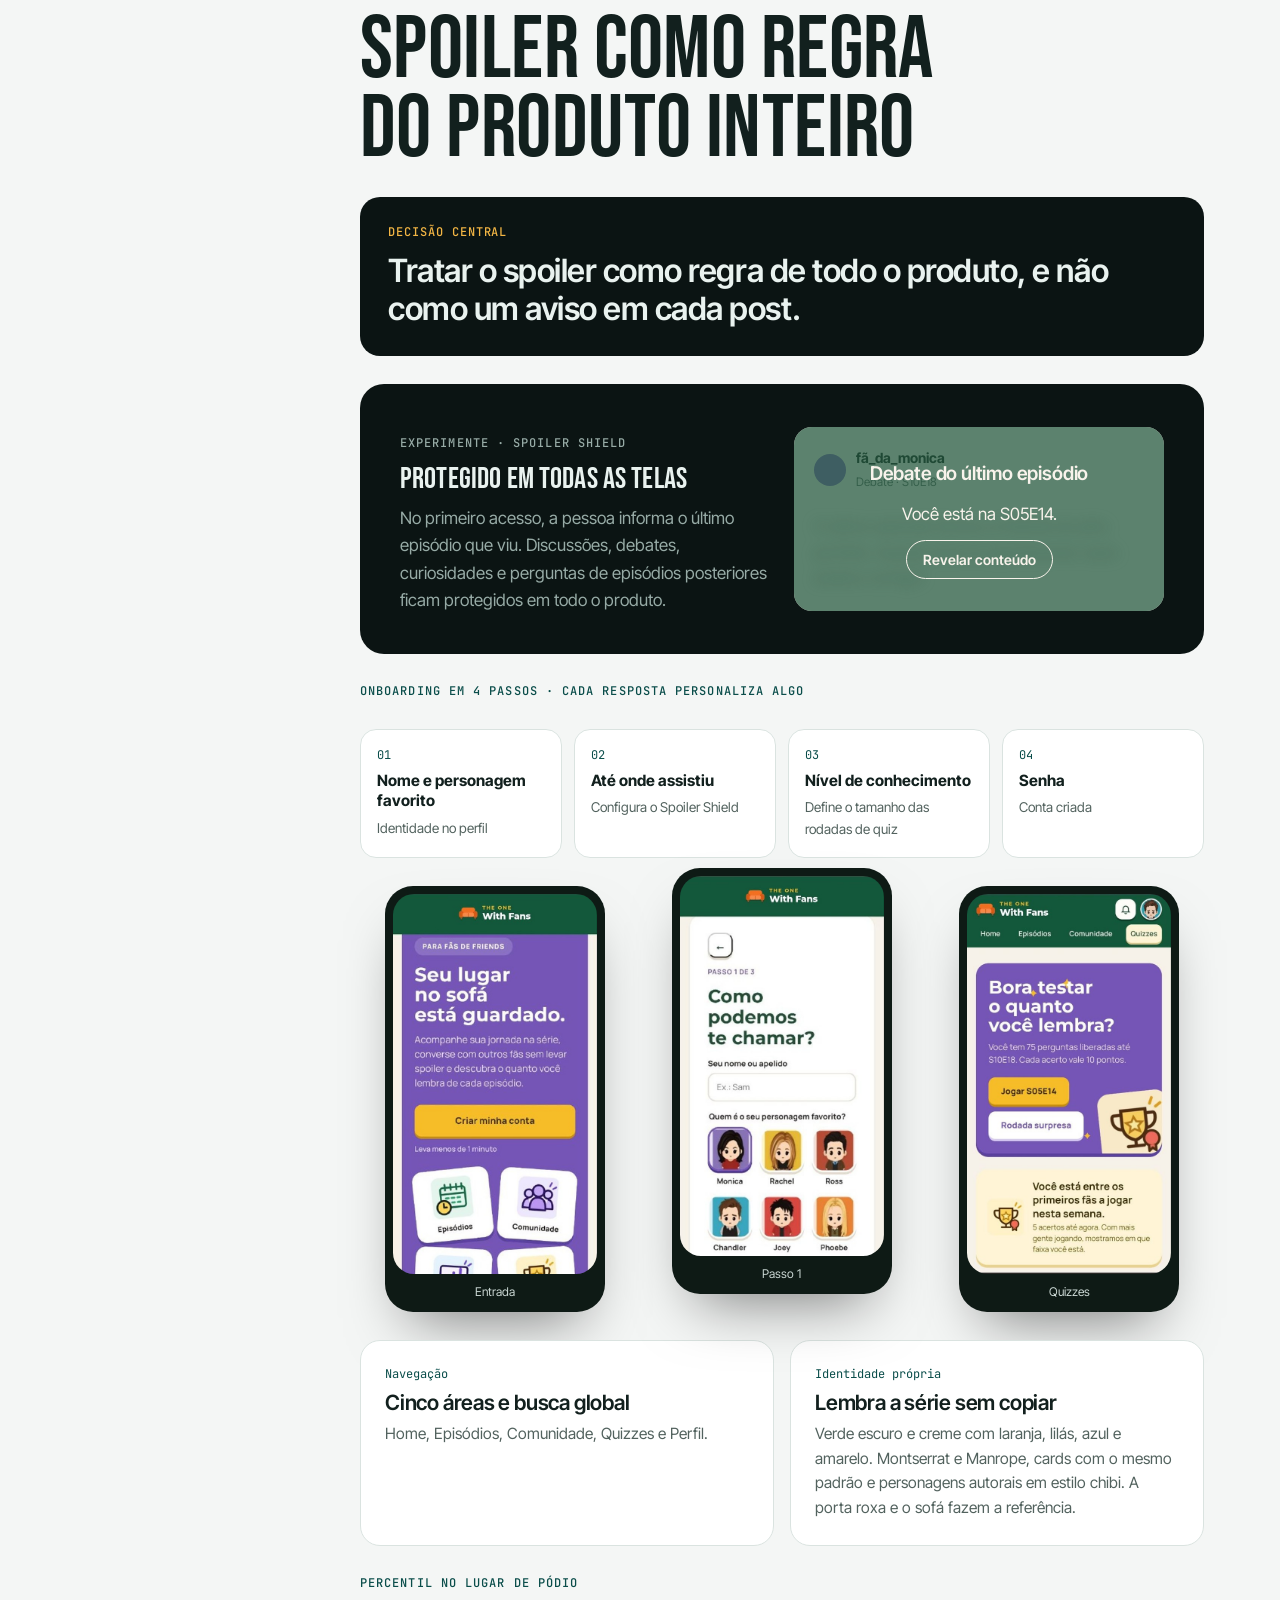
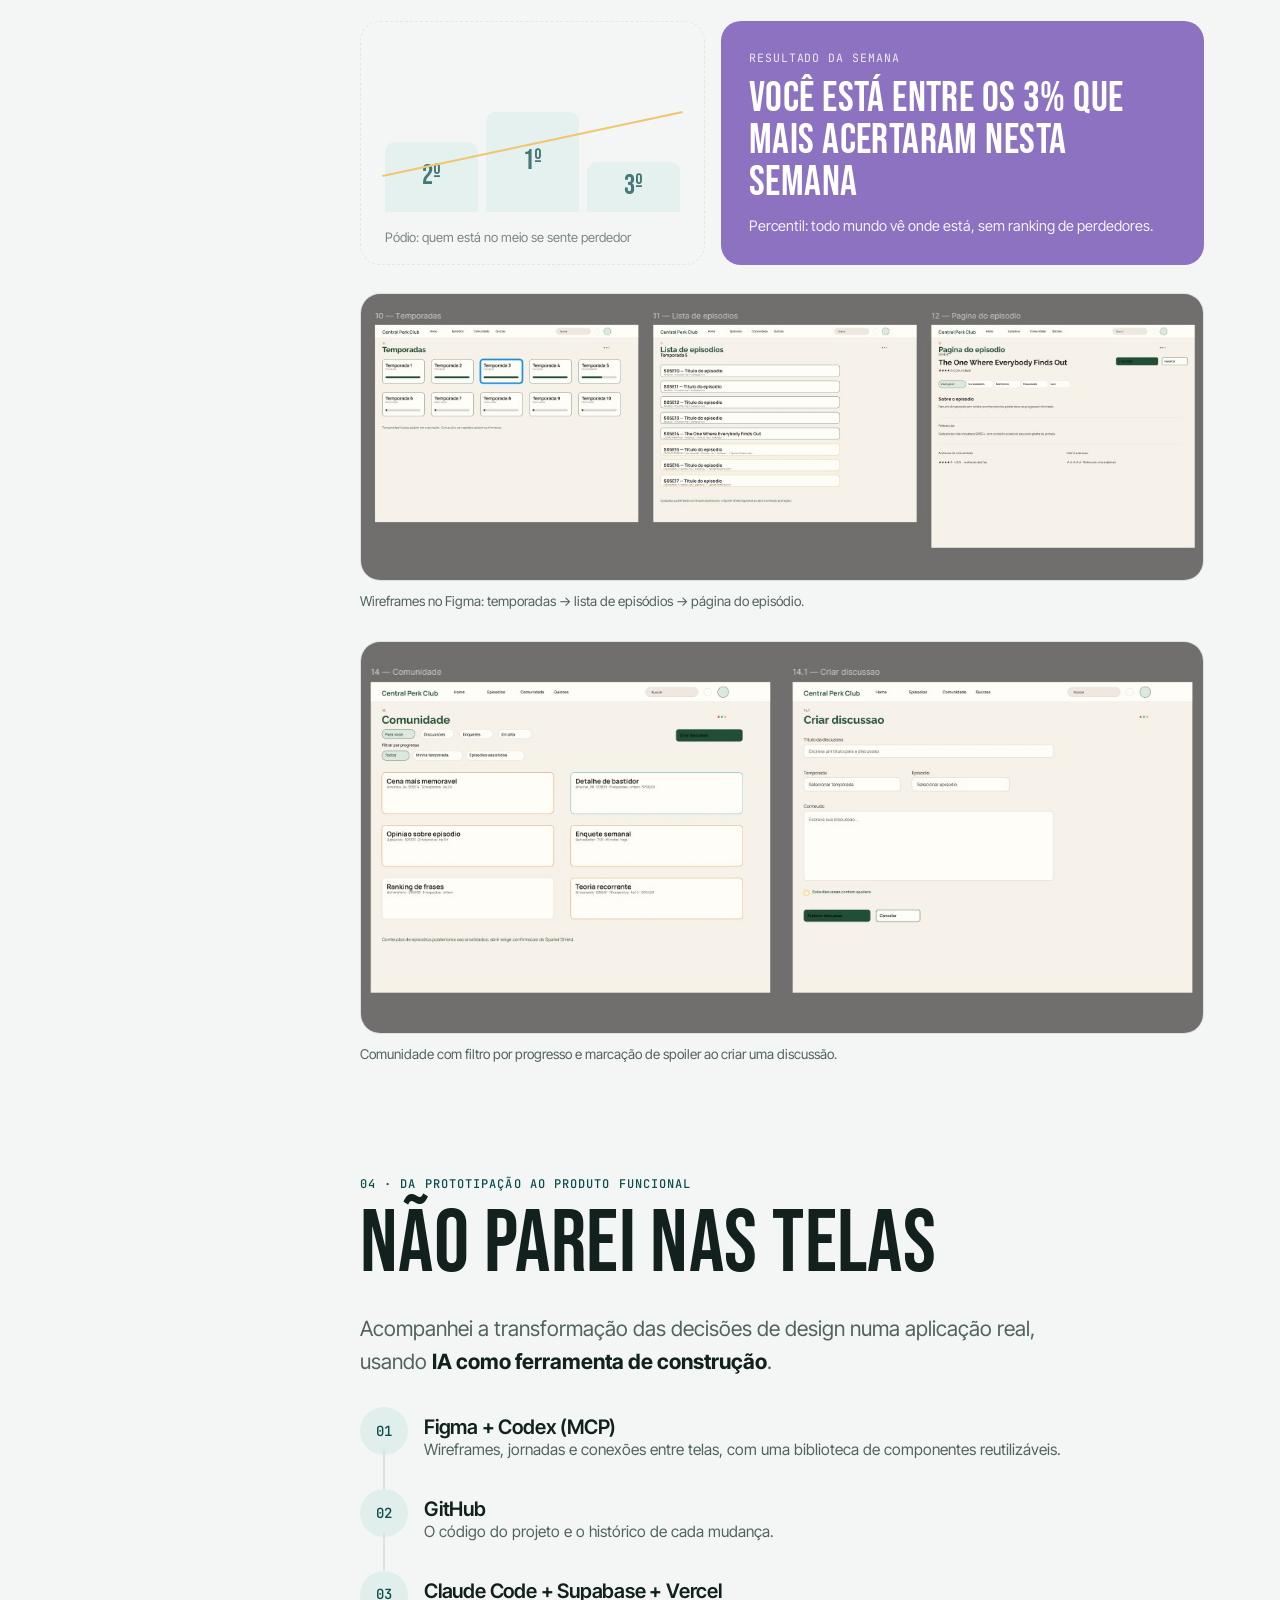
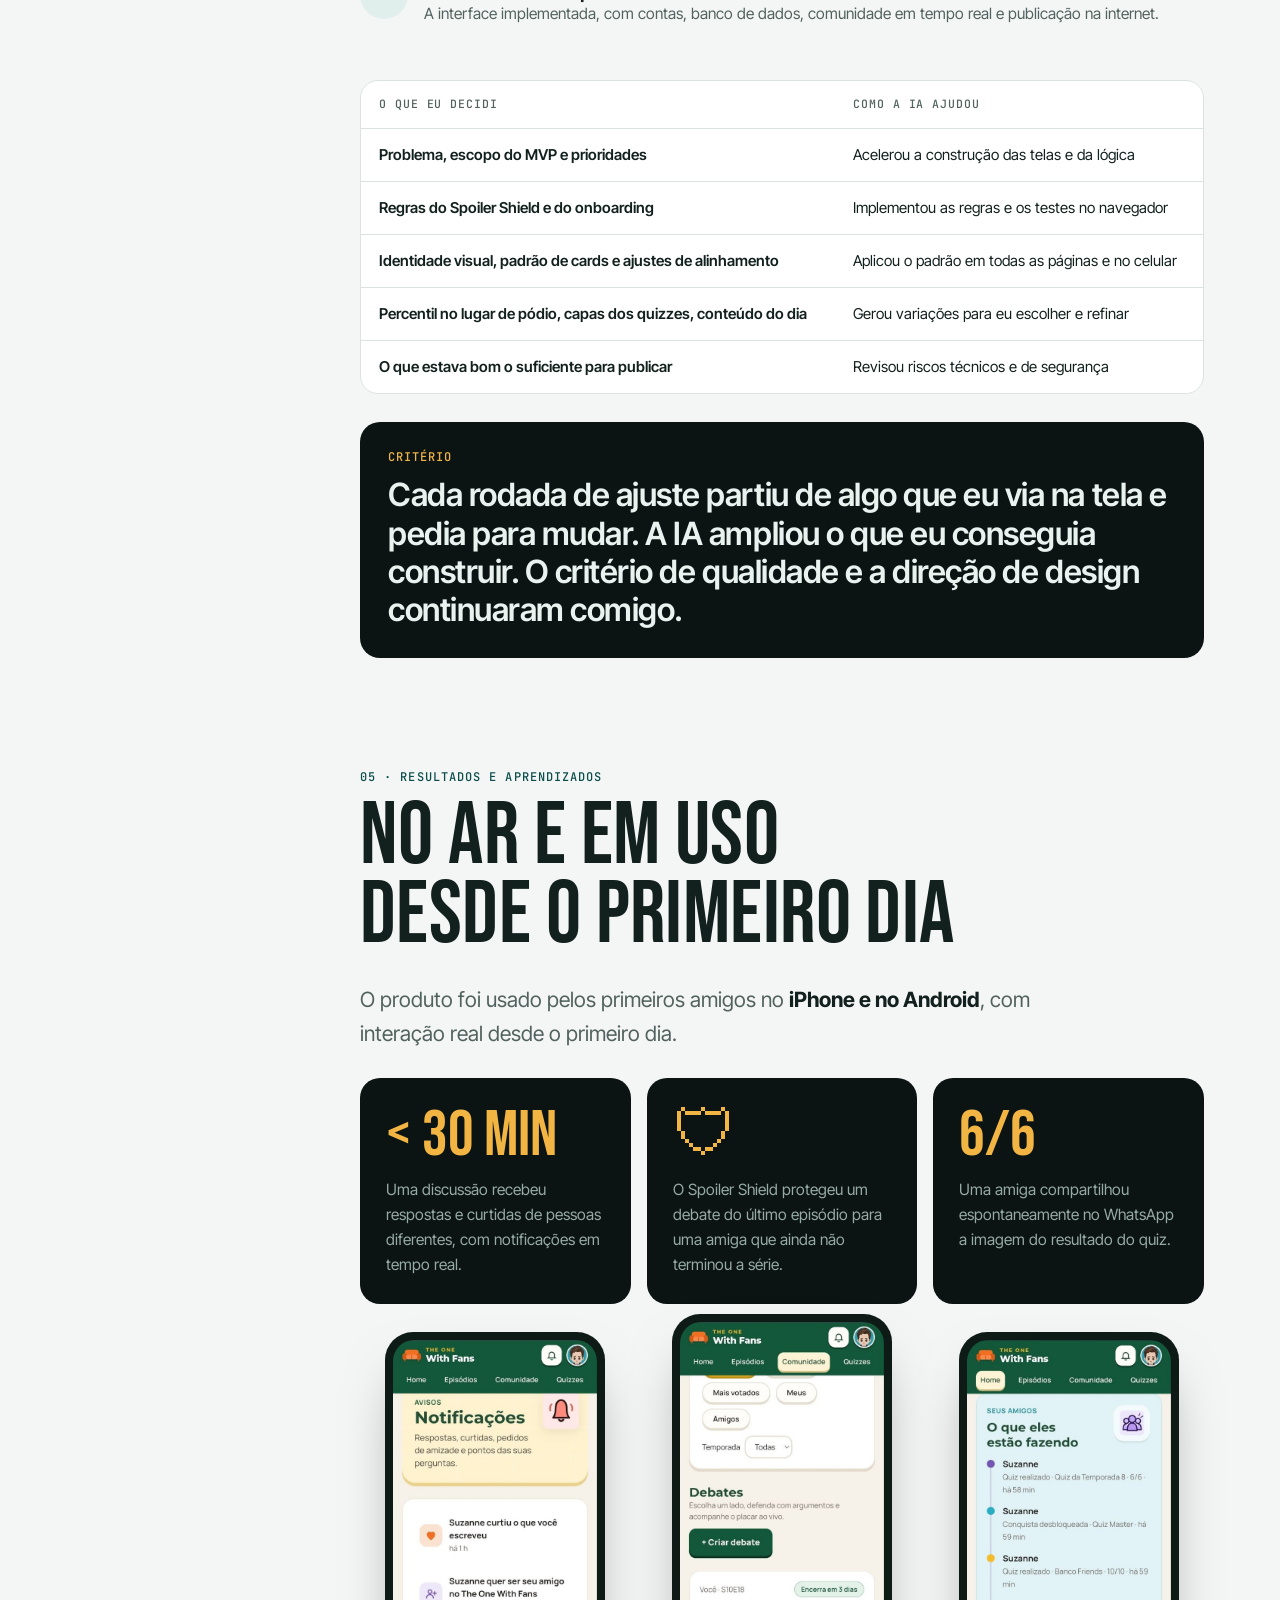
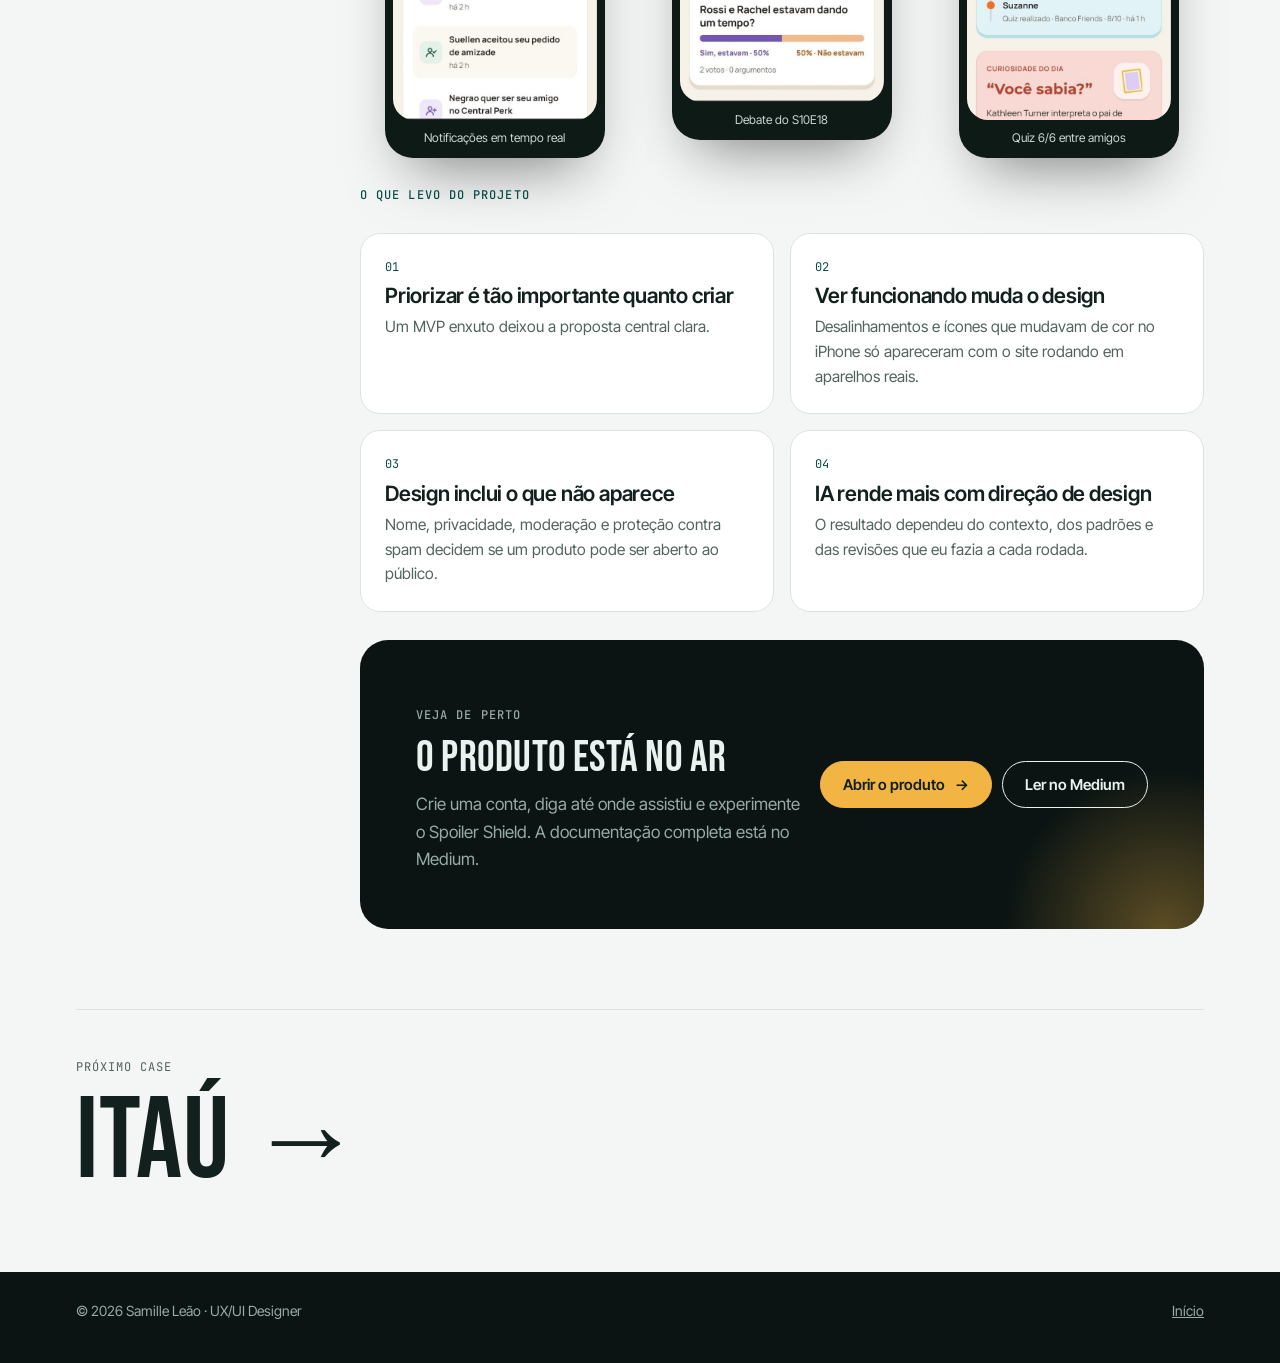
<file: cases/the-one-with-fans.html>
<!doctype html>
<html lang="pt-BR">
<head>
<meta charset="utf-8">
<meta name="viewport" content="width=device-width, initial-scale=1, viewport-fit=cover">
<title>The One With Fans — Samille Leão</title>
<link rel="preconnect" href="https://fonts.googleapis.com">
<link rel="preconnect" href="https://fonts.gstatic.com" crossorigin>
<link rel="stylesheet" href="https://fonts.googleapis.com/css2?family=Bebas+Neue&family=Inter+Tight:wght@400;500;600;700&family=JetBrains+Mono:wght@400;500&display=swap">
<link rel="stylesheet" href="../css/site.css">
<style>:root{padding-top:env(safe-area-inset-top,0px);padding-bottom:env(safe-area-inset-bottom,0px)}</style>
</head>
<body>
<div class="progress" aria-hidden="true"></div>

<header class="top">
  <div class="wrap">
    <a class="back" href="../#cases">← Voltar aos cases</a>
    <a class="brand" href="../" aria-label="Samille Leão, início"><span class="logo" aria-hidden="true"></span></a>
  </div>
</header>

<main>
  <!-- ABERTURA -->
  <section class="stage cover">
    <div class="wrap cover-grid">
      <div>
        <p class="label">UX Research · Product Design · UX/UI · Prototipação · Design System · IA</p>
        <h1><span class="ln"><span>The One</span></span><span class="ln"><span>With Fans</span></span></h1>
        <p class="tagline">Uma comunidade digital onde a última temporada não é o fim da conversa.</p>
        <div class="cover-ctas">
          <a class="btn solid" href="https://theonewithfans.vercel.app" target="_blank" rel="noopener" data-magnetic>Ver produto no ar <span class="arr">→</span></a>
          <span class="live-pill"><i></i>Em uso por pessoas reais</span>
        </div>
        <dl class="facts">
          <div><dt>Período</dt><dd>Ago a nov 2026 · 3 meses</dd></div>
          <div><dt>Meu papel</dt><dd>UX/UI Designer, da pesquisa à direção da implementação</dd></div>
          <div><dt>Ferramentas</dt><dd>Figma, Codex + MCP do Figma, GitHub, Claude Code, Supabase, Vercel</dd></div>
        </dl>
      </div>
      <!-- Para trocar pela capa de compartilhamento (sofá, porta roxa e polaroides): <div class="cover-media"><img src="../img/twf-capa.jpg" alt="..."></div> -->
      <div class="phone-scene" data-carousel aria-label="Telas reais do produto no celular">
        <span class="blob b1"></span><span class="blob b2"></span><span class="blob b3"></span>
        <div class="phone">
          <div class="screen slides">
            <img class="slide on" src="../img/twf-m-home.jpg" alt="Home: Olá, Sami! O sofá está liberado, com a porta roxa e os polaroides dos personagens">
            <img class="slide" src="../img/twf-m-debates.jpg" alt="Debates: Ross e Rachel estavam dando um tempo? Placar ao vivo 50% a 50%">
            <img class="slide" src="../img/twf-m-notificacoes.jpg" alt="Notificações: curtidas e pedidos de amizade em tempo real">
            <img class="slide" src="../img/twf-m-amigos.jpg" alt="Seus amigos: atividade recente, com quiz da temporada 8 em 6 de 6">
          </div>
        </div>
        <div class="dots" role="group" aria-label="Escolher tela">
          <button type="button" class="on">Home</button>
          <button type="button">Debates</button>
          <button type="button">Avisos</button>
          <button type="button">Amigos</button>
        </div>
      </div>
    </div>
  </section>

  <div class="wrap case-layout">
    <aside class="toc" aria-label="Capítulos do case">
      <p class="label">Neste case</p>
      <ol>
        <li><a href="#desafio">O desafio</a></li>
        <li><a href="#pesquisa">Pesquisa e definição</a></li>
        <li><a href="#experiencia">A experiência</a></li>
        <li><a href="#produto">Do protótipo ao produto</a></li>
        <li><a href="#resultados">Resultados</a></li>
      </ol>
    </aside>

    <div class="chapters">
      <!-- 1 -->
      <section class="chapter" id="desafio">
        <header class="reveal">
          <p class="label">01 · O desafio</p>
          <h2>A série acabou. A conversa, não.</h2>
        </header>
        <div class="callout reveal"><small>Pergunta de design</small>Como transformar uma série que terminou há mais de duas décadas numa experiência digital relevante para os fãs?</div>
        <p class="intro reveal">Friends continua na rotina de quem reassiste aos episódios e compartilha referências, e ganha fãs novos no streaming. O problema: <strong>quem assiste pela primeira vez evita conversar para não levar spoiler, e quem já terminou não tem com quem relembrar.</strong></p>
        <div class="grid-2">
          <div class="box reveal"><span class="ic">Não era</span><h3>Mais um catálogo de episódios</h3><p>Listar temporadas não resolve o que os fãs sentem falta.</p></div>
          <div class="box reveal"><span class="ic">Era</span><h3>O antes, o durante e o depois</h3><p>As conversas, as curiosidades, os debates e a vontade de compartilhar.</p></div>
        </div>
        <div class="duo reveal">
          <figure class="browser">
            <div class="bar" aria-hidden="true"><i></i><i></i><i></i><span>theonewithfans · desktop</span></div>
            <img src="../img/twf-home.jpg" alt="Home publicada no computador: Olá, Sami!, a porta roxa, os polaroides e a jornada completa" loading="lazy">
          </figure>
          <figure class="mini-phone"><img src="../img/twf-m-home.jpg" alt="Home publicada no celular" loading="lazy"></figure>
        </div>
      </section>

      <!-- 2 -->
      <section class="chapter" id="pesquisa">
        <header class="reveal">
          <p class="label">02 · Pesquisa e definição do produto</p>
          <h2>Uma comunidade, não um serviço para assistir</h2>
        </header>
        <p class="intro reveal">A pesquisa exploratória levou à decisão de direção. Analisei <strong>discussões públicas e conteúdos de fãs</strong> e estruturei um <strong>questionário sobre hábitos e expectativas</strong>. Desse material saíram dois perfis comportamentais de referência.</p>
        <div class="grid-2">
          <div class="box profile reveal"><span class="ic">Perfil · 35 a 55 anos</span><h3>Nostálgicos</h3><p>Valorizam a memória afetiva, os personagens e os episódios marcantes.</p></div>
          <div class="box profile reveal"><span class="ic">Perfil · 15 a 30 anos</span><h3>Maratonistas digitais</h3><p>Buscam interatividade, quizzes e conteúdo para compartilhar.</p></div>
        </div>
        <p class="label reveal">Do conceito ao MVP</p>
        <div class="mvp reveal">
          <div class="cut"><b>Ficou para depois</b><span>Rankings</span><span>Missões</span><span>Colecionáveis</span><span>Eventos</span></div>
          <ol class="flow flow-5">
            <li><b>Jornada de episódios</b></li>
            <li><b>Comunidade</b></li>
            <li><b>Spoiler Shield</b></li>
            <li><b>Quizzes</b></li>
            <li><b>Perfil e conquistas</b></li>
          </ol>
        </div>
        <p class="note reveal">O conceito inicial era maior. Para validar a proposta central, priorizei cinco experiências.</p>
      </section>

      <!-- 3 -->
      <section class="chapter" id="experiencia">
        <header class="reveal">
          <p class="label">03 · A experiência</p>
          <h2>Spoiler como regra do produto inteiro</h2>
        </header>
        <div class="callout reveal"><small>Decisão central</small>Tratar o spoiler como regra de todo o produto, e não como um aviso em cada post.</div>

        <div class="shield-demo reveal">
          <div>
            <p class="label">Experimente · Spoiler Shield</p>
            <h3 style="margin-top:10px">Protegido em todas as telas</h3>
            <p>No primeiro acesso, a pessoa informa o último episódio que viu. Discussões, debates, curiosidades e perguntas de episódios posteriores ficam protegidos em todo o produto.</p>
          </div>
          <div class="post hidden">
            <div class="who"><i></i><div><b>fã_da_monica</b><br><small>Debate · S10E18</small></div></div>
            <p class="txt">O último episódio fechou a história do jeito perfeito. Aquela cena no apartamento vazio acabou comigo!</p>
            <button class="reset" type="button" hidden>Ocultar de novo</button>
            <div class="veil">
              <div class="in" data-step="1">
                <b>Debate do último episódio</b>
                <span>Você está na S05E14.</span>
                <div class="acts"><button type="button" data-act="ask">Revelar conteúdo</button></div>
              </div>
              <div class="in" data-step="2" hidden>
                <b>Revelar mesmo assim?</b>
                <span>Esse debate fala de episódios que você ainda não viu.</span>
                <div class="acts"><button type="button" data-act="keep">Manter oculto</button><button type="button" class="primary" data-act="reveal">Revelar</button></div>
              </div>
            </div>
          </div>
        </div>

        <p class="label reveal">Onboarding em 4 passos · cada resposta personaliza algo</p>
        <ol class="flow flow-4">
          <li class="reveal"><b>Nome e personagem favorito</b><span>Identidade no perfil</span></li>
          <li class="reveal"><b>Até onde assistiu</b><span>Configura o Spoiler Shield</span></li>
          <li class="reveal"><b>Nível de conhecimento</b><span>Define o tamanho das rodadas de quiz</span></li>
          <li class="reveal"><b>Senha</b><span>Conta criada</span></li>
        </ol>
        <div class="phones reveal">
          <figure class="mini-phone"><img src="../img/twf-m-entrada.jpg" alt="Entrada: Seu lugar no sofá está guardado" loading="lazy"><figcaption>Entrada</figcaption></figure>
          <figure class="mini-phone"><img src="../img/twf-m-passo1.jpg" alt="Passo 1: nome e personagem favorito" loading="lazy"><figcaption>Passo 1</figcaption></figure>
          <figure class="mini-phone"><img src="../img/twf-m-quizzes.jpg" alt="Quizzes com perguntas liberadas até o episódio da pessoa" loading="lazy"><figcaption>Quizzes</figcaption></figure>
        </div>

        <div class="grid-2">
          <div class="box reveal"><span class="ic">Navegação</span><h3>Cinco áreas e busca global</h3><p>Home, Episódios, Comunidade, Quizzes e Perfil.</p></div>
          <div class="box reveal"><span class="ic">Identidade própria</span><h3>Lembra a série sem copiar</h3><p>Verde escuro e creme com laranja, lilás, azul e amarelo. Montserrat e Manrope, cards com o mesmo padrão e personagens autorais em estilo chibi. A porta roxa e o sofá fazem a referência.</p></div>
        </div>

        <p class="label reveal">Percentil no lugar de pódio</p>
        <div class="rank reveal">
          <div class="podium" aria-label="Pódio tradicional, descartado"><span>2º</span><span>1º</span><span>3º</span><small>Pódio: quem está no meio se sente perdedor</small></div>
          <div class="percentile"><small>Resultado da semana</small><b>Você está entre os 3% que mais acertaram nesta semana</b><span>Percentil: todo mundo vê onde está, sem ranking de perdedores.</span></div>
        </div>

        <figure class="shot reveal"><img src="../img/cpc-wf-episodios.jpg" alt="Wireframes no Figma: temporadas, lista de episódios e página do episódio" loading="lazy"><figcaption>Wireframes no Figma: temporadas → lista de episódios → página do episódio.</figcaption></figure>
        <figure class="shot reveal"><img src="../img/cpc-wf-comunidade.jpg" alt="Wireframes no Figma: comunidade e criar discussão" loading="lazy"><figcaption>Comunidade com filtro por progresso e marcação de spoiler ao criar uma discussão.</figcaption></figure>
      </section>

      <!-- 4 -->
      <section class="chapter" id="produto">
        <header class="reveal">
          <p class="label">04 · Da prototipação ao produto funcional</p>
          <h2>Não parei nas telas</h2>
        </header>
        <p class="intro reveal">Acompanhei a transformação das decisões de design numa aplicação real, usando <strong>IA como ferramenta de construção</strong>.</p>
        <ol class="timeline">
          <li class="reveal"><span class="dot">01</span><div><h3>Figma + Codex (MCP)</h3><p>Wireframes, jornadas e conexões entre telas, com uma biblioteca de componentes reutilizáveis.</p></div></li>
          <li class="reveal"><span class="dot">02</span><div><h3>GitHub</h3><p>O código do projeto e o histórico de cada mudança.</p></div></li>
          <li class="reveal"><span class="dot">03</span><div><h3>Claude Code + Supabase + Vercel</h3><p>A interface implementada, com contas, banco de dados, comunidade em tempo real e publicação na internet.</p></div></li>
        </ol>
        <div class="tbl reveal">
          <table>
            <thead><tr><th>O que eu decidi</th><th>Como a IA ajudou</th></tr></thead>
            <tbody>
              <tr><td>Problema, escopo do MVP e prioridades</td><td>Acelerou a construção das telas e da lógica</td></tr>
              <tr><td>Regras do Spoiler Shield e do onboarding</td><td>Implementou as regras e os testes no navegador</td></tr>
              <tr><td>Identidade visual, padrão de cards e ajustes de alinhamento</td><td>Aplicou o padrão em todas as páginas e no celular</td></tr>
              <tr><td>Percentil no lugar de pódio, capas dos quizzes, conteúdo do dia</td><td>Gerou variações para eu escolher e refinar</td></tr>
              <tr><td>O que estava bom o suficiente para publicar</td><td>Revisou riscos técnicos e de segurança</td></tr>
            </tbody>
          </table>
        </div>
        <div class="callout reveal"><small>Critério</small>Cada rodada de ajuste partiu de algo que eu via na tela e pedia para mudar. A IA ampliou o que eu conseguia construir. O critério de qualidade e a direção de design continuaram comigo.</div>
        <!-- Para adicionar: wireframe do Figma ao lado da mesma tela publicada, e um vídeo curto percorrendo as jornadas -->
      </section>

      <!-- 5 -->
      <section class="chapter" id="resultados">
        <header class="reveal">
          <p class="label">05 · Resultados e aprendizados</p>
          <h2>No ar e em uso desde o primeiro dia</h2>
        </header>
        <p class="intro reveal">O produto foi usado pelos primeiros amigos no <strong>iPhone e no Android</strong>, com interação real desde o primeiro dia.</p>
        <div class="evidence">
          <div class="ev reveal"><strong>&lt; 30 min</strong><p>Uma discussão recebeu respostas e curtidas de pessoas diferentes, com notificações em tempo real.</p></div>
          <div class="ev reveal"><strong>🛡</strong><p>O Spoiler Shield protegeu um debate do último episódio para uma amiga que ainda não terminou a série.</p></div>
          <div class="ev reveal"><strong>6/6</strong><p>Uma amiga compartilhou espontaneamente no WhatsApp a imagem do resultado do quiz.</p></div>
        </div>
        <div class="phones reveal">
          <figure class="mini-phone"><img src="../img/twf-m-notificacoes.jpg" alt="Notificações reais: curtidas e pedidos de amizade" loading="lazy"><figcaption>Notificações em tempo real</figcaption></figure>
          <figure class="mini-phone"><img src="../img/twf-m-debates.jpg" alt="Debate do último episódio com placar ao vivo" loading="lazy"><figcaption>Debate do S10E18</figcaption></figure>
          <figure class="mini-phone"><img src="../img/twf-m-amigos.jpg" alt="Atividade dos amigos com quiz da temporada 8 em 6 de 6" loading="lazy"><figcaption>Quiz 6/6 entre amigos</figcaption></figure>
        </div>
        <!-- Ainda dá para adicionar: print do debate protegido pelo Spoiler Shield e da imagem do quiz compartilhada no WhatsApp -->
        <p class="label reveal">O que levo do projeto</p>
        <div class="grid-2">
          <div class="box reveal"><span class="ic">01</span><h3>Priorizar é tão importante quanto criar</h3><p>Um MVP enxuto deixou a proposta central clara.</p></div>
          <div class="box reveal"><span class="ic">02</span><h3>Ver funcionando muda o design</h3><p>Desalinhamentos e ícones que mudavam de cor no iPhone só apareceram com o site rodando em aparelhos reais.</p></div>
          <div class="box reveal"><span class="ic">03</span><h3>Design inclui o que não aparece</h3><p>Nome, privacidade, moderação e proteção contra spam decidem se um produto pode ser aberto ao público.</p></div>
          <div class="box reveal"><span class="ic">04</span><h3>IA rende mais com direção de design</h3><p>O resultado dependeu do contexto, dos padrões e das revisões que eu fazia a cada rodada.</p></div>
        </div>
        <div class="medium-cta reveal">
          <div>
            <p class="label">Veja de perto</p>
            <h3 style="margin-top:10px">O produto está no ar</h3>
            <p>Crie uma conta, diga até onde assistiu e experimente o Spoiler Shield. A documentação completa está no Medium.</p>
          </div>
          <div class="cta-pair">
            <a class="btn solid" href="https://theonewithfans.vercel.app" target="_blank" rel="noopener" data-magnetic>Abrir o produto <span class="arr">→</span></a>
            <a class="btn ghost" href="https://medium.com/@santossamille/the-one-with-fans-como-transformei-uma-s%C3%A9rie-que-terminou-em-2004-numa-comunidade-viva-b7e76811a2db" target="_blank" rel="noopener" data-magnetic>Ler no Medium</a>
          </div>
        </div>
      </section>
    </div>
  </div>

  <div class="wrap">
    <a class="next-case" href="itau.html"><span>Próximo case</span><b>Itaú <i>→</i></b></a>
  </div>
</main>

<footer>
  <div class="wrap">
    <span>© 2026 Samille Leão · UX/UI Designer</span>
    <a href="../">Início</a>
  </div>
</footer>
<script src="../js/site.js"></script>
</body>
</html>
</file>
<file: css/site.css>
/* Layout: palco escuro na abertura e no contato; conteúdo claro entre eles. Cases empilham ao rolar. */
:root{
  --bg:#F4F6F5;
  --surface:#FFFFFF;
  --ink:#12201E;
  --muted:#52625E;
  --line:#DAE3E0;
  --accent:#0E6461;
  --accent-soft:#E0EFEC;
  --accent-ink:#0A4D4A;
  --hi:#F2B544;
  --hi-ink:#12201E;
  --on-accent:#FFFFFF;
  --stage:#0B1413;
  --stage-2:#13201E;
  --stage-fg:#E9F2EF;
  --stage-muted:#97ABA6;
  --stage-line:#23332F;
  --cpc-green:#20573E;
  --cpc-cream:#F8F3EB;
  --cpc-orange:#F58229;
  --cpc-lilac:#8C72C1;
  --cpc-blue:#35AFC5;
  --cpc-yellow:#F5C42C;
  --cpc-pink:#F6D4C6;
  --font-display:"Bebas Neue","Oswald","Arial Narrow",Impact,sans-serif;
  --font-body:"Inter Tight","Segoe UI",system-ui,sans-serif;
  --font-mono:"JetBrains Mono",ui-monospace,Menlo,monospace;
  --ease:cubic-bezier(.2,.8,.2,1);
}
@media (prefers-color-scheme: dark){
  :root:not([data-theme="light"]){
    --bg:#0F1716; --surface:#16211F; --ink:#E6EFEC; --muted:#9AADA8; --line:#24322F;
    --accent:#5CCFC3; --accent-soft:#15322F; --accent-ink:#8FE3D9; --on-accent:#0B1413;
    color-scheme:dark;
  }
}
:root[data-theme="dark"]{
  --bg:#0F1716; --surface:#16211F; --ink:#E6EFEC; --muted:#9AADA8; --line:#24322F;
  --accent:#5CCFC3; --accent-soft:#15322F; --accent-ink:#8FE3D9; --on-accent:#0B1413;
  color-scheme:dark;
}

*{box-sizing:border-box}
html{scroll-behavior:smooth}
body{margin:0;background:var(--bg);color:var(--ink);font-family:var(--font-body);font-size:17px;line-height:1.6;-webkit-font-smoothing:antialiased;overflow-x:hidden}
body::before{content:"";position:fixed;inset:0 0 auto;height:env(safe-area-inset-top,0px);z-index:60;background:var(--stage)}
img{max-width:100%}
h1,h2,h3,h4{font-family:var(--font-display);text-wrap:balance;margin:0;line-height:1.05;letter-spacing:-0.025em}
p{margin:0}
a{color:inherit}
:focus-visible{outline:2px solid var(--hi);outline-offset:3px;border-radius:6px}
[hidden]{display:none!important}

.wrap{max-width:1200px;margin-inline:auto;padding-left:max(16px,env(safe-area-inset-left,0px));padding-right:max(16px,env(safe-area-inset-right,0px))}
@media (min-width:760px){.wrap{padding-left:max(36px,env(safe-area-inset-left,0px));padding-right:max(36px,env(safe-area-inset-right,0px))}}
.label{font-family:var(--font-mono);font-size:12px;letter-spacing:.09em;text-transform:uppercase;color:var(--accent-ink);font-weight:500}
.stage .label{color:var(--hi)}

/* Progresso de leitura */
.progress{position:fixed;left:0;right:0;top:env(safe-area-inset-top,0px);height:3px;z-index:70;background:var(--hi);transform-origin:0 50%;transform:scaleX(0)}
@supports (animation-timeline: scroll()){
  .progress{animation:grow linear both;animation-timeline:scroll(root)}
  @keyframes grow{to{transform:scaleX(1)}}
}
@supports not (animation-timeline: scroll()){.progress{display:none}}

/* Header */
.top{position:sticky;top:env(safe-area-inset-top,0px);z-index:50;background:color-mix(in srgb,var(--stage) 86%,transparent);backdrop-filter:blur(14px);-webkit-backdrop-filter:blur(14px);color:var(--stage-fg);border-bottom:1px solid var(--stage-line)}
.top .wrap{display:flex;align-items:center;justify-content:space-between;gap:16px;padding-block:14px}
.brand{font-family:var(--font-display);font-weight:700;font-size:18px;text-decoration:none;display:flex;align-items:center;gap:10px}
.brand i{width:28px;height:28px;border-radius:8px;background:var(--hi);color:var(--hi-ink);display:grid;place-items:center;font-style:normal;font-size:14px;font-weight:800}
.nav{display:flex;gap:26px;font-size:15px}
.nav a{text-decoration:none;color:var(--stage-muted);position:relative}
.nav a::after{content:"";position:absolute;left:0;right:0;bottom:-4px;height:1.5px;background:var(--hi);transform:scaleX(0);transform-origin:right;transition:transform .35s var(--ease)}
.nav a:hover{color:var(--stage-fg)}
.nav a:hover::after{transform:scaleX(1);transform-origin:left}
@media (max-width:760px){.nav{display:none}}

/* Botões */
.btn{display:inline-flex;align-items:center;gap:10px;font:600 15px/1 var(--font-body);text-decoration:none;padding:15px 22px;border-radius:999px;border:1.5px solid currentColor;cursor:pointer;background:none;color:inherit;transition:background .25s,color .25s,border-color .25s;will-change:transform}
.btn.solid{background:var(--hi);color:var(--hi-ink);border-color:var(--hi)}
.btn.solid:hover{background:var(--stage-fg);border-color:var(--stage-fg)}
.btn.ghost:hover{background:var(--stage-fg);color:var(--stage);border-color:var(--stage-fg)}
.btn.dark{background:var(--ink);color:var(--bg);border-color:var(--ink)}
.btn.dark:hover{background:var(--accent);border-color:var(--accent);color:var(--on-accent)}
.btn.sm{padding:10px 16px;font-size:14px}
.btn .arr{transition:transform .3s var(--ease)}
.btn:hover .arr{transform:translateX(4px)}

/* Palco */
.stage{background:var(--stage);color:var(--stage-fg);position:relative;overflow:hidden}

/* HERO */
.hero{padding-block:64px 0}
.hero::before{content:"";position:absolute;inset:-20% -10% auto auto;width:70vw;height:70vw;max-width:900px;max-height:900px;background:radial-gradient(closest-side,color-mix(in srgb,var(--accent) 45%,transparent),transparent 70%);opacity:.55;pointer-events:none;animation:drift 18s ease-in-out infinite alternate}
@keyframes drift{to{transform:translate(-12%,10%) scale(1.15)}}
.hero-grid{display:grid;gap:48px;grid-template-columns:1fr;align-items:center;position:relative}
@media (min-width:1000px){.hero-grid{grid-template-columns:1.15fr 1fr}}
.status{display:inline-flex;align-items:center;gap:10px;font-size:14px;color:var(--stage-muted);border:1px solid var(--stage-line);border-radius:999px;padding:7px 14px 7px 12px}
.status i{width:8px;height:8px;border-radius:50%;background:#4ADE80;box-shadow:0 0 0 0 #4ADE80;animation:pulse 2s infinite}
@keyframes pulse{70%{box-shadow:0 0 0 9px transparent}100%{box-shadow:0 0 0 0 transparent}}
.hero h1{font-size:clamp(42px,6.6vw,84px);font-weight:800;margin-top:26px;line-height:1}
.hero h1 .ln{display:block;overflow:hidden;padding-bottom:.08em}
.hero h1 .ln > span{display:inline-block;animation:lineup 1s var(--ease) both}
.hero h1 .ln:nth-child(2) > span{animation-delay:.12s}
.hero h1 .ln:nth-child(3) > span{animation-delay:.24s}
.hero h1 .ln:nth-child(4) > span{animation-delay:.36s}
@keyframes lineup{from{transform:translateY(105%)}}
.hero h1 .mark{color:var(--hi);background:linear-gradient(var(--hi),var(--hi)) 0 92%/0 3px no-repeat;animation:underline .9s 1.1s var(--ease) forwards}
@keyframes underline{to{background-size:100% 3px}}
.hero h1 .soft{color:var(--stage-muted)}
.hero .lede{font-size:clamp(18px,2vw,20px);color:var(--stage-muted);max-width:40ch;margin-top:26px;animation:fade .9s .5s both}
.hero .lede strong{color:var(--stage-fg);font-weight:600}
.hero .ctas{display:flex;flex-wrap:wrap;gap:12px;margin-top:32px;animation:fade .9s .65s both}
@keyframes fade{from{opacity:0;transform:translateY(14px)}}

/* Leque de cards */
.fan{position:relative;height:min(520px,110vw);max-width:560px;width:100%;margin-inline:auto;perspective:1200px;--mx:0;--my:0}
.fan a{position:absolute;inset:auto;width:58%;aspect-ratio:4/5;border-radius:22px;overflow:hidden;text-decoration:none;color:var(--cpc-cream);box-shadow:0 30px 60px -20px rgba(0,0,0,.6),0 0 0 1px rgba(255,255,255,.06);transition:transform .7s var(--ease),box-shadow .4s;animation:dealt 1.1s var(--ease) both}
.fan a img{width:100%;height:100%;object-fit:cover;display:block;transition:transform .7s var(--ease)}
.fan a:hover img{transform:scale(1.06)}
.fan a .cap{position:absolute;left:12px;right:12px;bottom:12px;padding:10px 12px;border-radius:12px;background:rgba(8,14,13,.78);backdrop-filter:blur(6px);color:#EEF4F2;font-size:13px;font-weight:600;display:flex;justify-content:space-between;gap:8px;transform:translateY(8px);opacity:.92;transition:transform .4s var(--ease)}
.fan a:hover .cap{transform:none;opacity:1}
.fan .c1{left:2%;top:12%;transform:translate(calc(var(--mx)*-18px),calc(var(--my)*-12px)) rotate(-12deg);animation-delay:.2s}
.fan .c2{left:22%;top:2%;transform:translate(calc(var(--mx)*-8px),calc(var(--my)*-6px)) rotate(-3deg);animation-delay:.3s}
.fan .c3{left:40%;top:10%;transform:translate(calc(var(--mx)*10px),calc(var(--my)*8px)) rotate(7deg);animation-delay:.4s}
.fan .c4{left:24%;top:30%;transform:translate(calc(var(--mx)*22px),calc(var(--my)*16px)) rotate(-1deg);animation-delay:.5s;z-index:3}
.fan a:hover{z-index:5;box-shadow:0 40px 80px -20px rgba(0,0,0,.75),0 0 0 2px var(--hi)}
.fan .c1:hover{transform:rotate(-8deg) translateY(-18px) scale(1.04)}
.fan .c2:hover{transform:rotate(-1deg) translateY(-18px) scale(1.04)}
.fan .c3:hover{transform:rotate(4deg) translateY(-18px) scale(1.04)}
.fan .c4:hover{transform:rotate(0) translateY(-18px) scale(1.04)}
@keyframes dealt{from{opacity:0;transform:translateY(120px) rotate(0) scale(.9)}}
.cpc-card{width:100%;height:100%;background:var(--cpc-green);color:var(--cpc-cream);padding:22px;display:flex;flex-direction:column;justify-content:space-between;position:relative;overflow:hidden}
.cpc-card::after{content:"";position:absolute;width:70%;aspect-ratio:1;border-radius:50%;background:var(--cpc-orange);right:-22%;top:-14%;opacity:.95}
.cpc-card::before{content:"";position:absolute;width:42%;aspect-ratio:1;border-radius:50%;background:var(--cpc-lilac);left:-12%;bottom:24%}
.cpc-card > *{position:relative;z-index:1}
.cpc-card .k{font-family:var(--font-mono);font-size:11px;letter-spacing:.08em;text-transform:uppercase}
.cpc-card b{font-family:var(--font-display);font-size:clamp(24px,3.4vw,34px);line-height:1;font-weight:800;letter-spacing:-0.02em}
.cpc-card .n{display:flex;gap:16px;font-size:12px}
.cpc-card .n strong{display:block;font-family:var(--font-display);font-size:22px;color:var(--cpc-yellow)}
@media (max-width:999px){.fan{height:min(460px,118vw)}}

/* Marquee */
.marquee{border-top:1px solid var(--stage-line);margin-top:64px;overflow:hidden;white-space:nowrap;padding-block:22px}
.marquee .track{display:inline-flex;gap:40px;animation:marq 32s linear infinite;font-family:var(--font-display);font-size:clamp(22px,3vw,34px);font-weight:600;color:var(--stage-fg)}
.marquee .track span{display:inline-flex;align-items:center;gap:40px}
.marquee .track span::after{content:"✦";color:var(--hi);font-size:.7em}
.marquee:hover .track{animation-play-state:paused}
@keyframes marq{to{transform:translateX(-50%)}}

/* Seções */
section{scroll-margin-top:80px}
.sec{padding-block:96px}
.sec-head{display:flex;flex-wrap:wrap;justify-content:space-between;align-items:end;gap:20px;margin-bottom:48px}
.sec-head h2{font-size:clamp(36px,6vw,68px);font-weight:800}
.sec-head p{color:var(--muted);max-width:42ch}

/* Revelar ao rolar (estado de repouso é visível onde o recurso não existe) */
@supports (animation-timeline: view()){
  .reveal{animation:rise linear both;animation-timeline:view();animation-range:entry 0% entry 45%}
  @keyframes rise{from{opacity:.1;transform:translateY(48px)}}
  .grow-x{animation:gx linear both;animation-timeline:view();animation-range:entry 10% cover 40%}
  @keyframes gx{from{transform:scaleX(0)}}
}

/* Cases empilhados */
.stack{display:grid;gap:28px}
.card{display:grid;grid-template-columns:1fr;background:var(--surface);border:1px solid var(--line);border-radius:28px;overflow:hidden;text-decoration:none;color:inherit;transition:border-color .3s}
@media (min-width:980px){
  .card{grid-template-columns:1.15fr 1fr;position:sticky;min-height:520px;box-shadow:0 -20px 50px -30px rgba(0,0,0,.35)}
  .card:nth-child(1){top:96px}.card:nth-child(2){top:116px}.card:nth-child(3){top:136px}.card:nth-child(4){top:156px}
}
.card:hover{border-color:var(--accent)}
.card .media{position:relative;overflow:hidden;min-height:260px;background:var(--accent-soft)}
.card .media img{position:absolute;inset:0;width:100%;height:100%;object-fit:cover;transition:transform 1.1s var(--ease)}
.card:hover .media img{transform:scale(1.05)}
.card .media .cpc-card{position:absolute;inset:0;padding:36px}
.card .media .cpc-card b{font-size:clamp(34px,4.6vw,56px)}
.card .media .cpc-card::after{width:52%;right:-14%;top:-22%}
.card .media .cpc-card::before{width:30%;left:-10%;bottom:30%}
.card .body{padding:32px;display:flex;flex-direction:column;gap:18px;min-width:0}
@media (min-width:760px){.card .body{padding:44px}}
.idx{font-family:var(--font-mono);font-size:13px;color:var(--muted)}
.meta{display:flex;flex-wrap:wrap;gap:8px}
.tag{font-family:var(--font-mono);font-size:11.5px;letter-spacing:.06em;text-transform:uppercase;padding:5px 10px;border-radius:6px;background:var(--accent-soft);color:var(--accent-ink)}
.tag.live{background:var(--hi);color:var(--hi-ink)}
.card h3{font-size:clamp(30px,3.6vw,44px);font-weight:800}
.card .sum{color:var(--muted)}
.card .sum b{color:var(--ink);font-weight:600}
.chips{display:flex;flex-wrap:wrap;gap:6px}
.chips span{font-size:13px;font-weight:600;padding:6px 12px;border-radius:999px;border:1px solid var(--line);color:var(--ink)}
.go{margin-top:auto;display:inline-flex;align-items:center;gap:10px;font-weight:600;color:var(--accent-ink)}
.go i{width:40px;height:40px;border-radius:50%;display:grid;place-items:center;background:var(--accent);color:var(--on-accent);font-style:normal;transition:transform .4s var(--ease)}
.card:hover .go i{transform:rotate(-45deg)}
.nums{display:flex;flex-wrap:wrap;gap:28px}
.nums div strong{display:block;font-family:var(--font-display);font-size:32px;font-weight:800;font-variant-numeric:tabular-nums;line-height:1}
.nums div span{font-size:13px;color:var(--muted)}

/* Modu */
.modu{margin-top:28px;border:1.5px dashed var(--line);border-radius:28px;padding:36px;display:grid;gap:24px;grid-template-columns:1fr;align-items:center}
@media (min-width:860px){.modu{grid-template-columns:auto 1fr}}
.modu .grid-anim{width:140px;aspect-ratio:1;display:grid;grid-template-columns:repeat(3,1fr);gap:6px}
.modu .grid-anim span{border-radius:6px;background:var(--accent-soft);animation:tile 3.6s ease-in-out infinite}
.modu .grid-anim span:nth-child(3n+1){animation-delay:.2s}.modu .grid-anim span:nth-child(3n+2){animation-delay:.6s}.modu .grid-anim span:nth-child(4){animation-delay:1s}.modu .grid-anim span:nth-child(8){animation-delay:1.4s}
@keyframes tile{50%{background:var(--accent)}}
.modu h3{font-size:34px;font-weight:800}
.modu p{color:var(--muted);max-width:60ch;margin-top:8px}

/* Processo */
.process{position:relative;display:grid;gap:0;grid-template-columns:1fr}
@media (min-width:960px){.process{grid-template-columns:repeat(5,1fr)}}
.process .rail{display:none}
@media (min-width:960px){.process .rail{display:block;position:absolute;left:0;right:0;top:0;height:3px;background:var(--line)}.process .rail span{display:block;height:100%;background:var(--accent);transform-origin:left}}
.step{padding:30px 24px 30px 0;display:grid;gap:10px;align-content:start;border-bottom:1px solid var(--line);min-width:0}
@media (min-width:960px){.step{border-bottom:none}}
.step .n{font-family:var(--font-mono);font-size:13px;color:var(--accent-ink)}
.step h3{font-size:26px;font-weight:800}
.step p{font-size:15.5px;color:var(--muted)}
.step .out{font-family:var(--font-mono);font-size:12px;color:var(--muted)}
.step:hover h3{color:var(--accent)}

/* Sobre */
.about{display:grid;gap:48px;grid-template-columns:1fr}
@media (min-width:960px){.about{grid-template-columns:1fr 1.25fr}}
.about h2{font-size:clamp(36px,5.4vw,60px);font-weight:800}
.about .text{display:grid;gap:18px;max-width:62ch;font-size:18px;color:var(--muted)}
.about .text p:first-child{font-size:clamp(22px,2.4vw,26px);color:var(--ink);font-family:var(--font-display);font-weight:600;line-height:1.3;letter-spacing:-0.01em}
.trail{display:grid;gap:20px;grid-template-columns:1fr;margin-top:56px}
@media (min-width:860px){.trail{grid-template-columns:1fr 1fr}}
.panel{background:var(--surface);border:1px solid var(--line);border-radius:22px;padding:30px;display:grid;gap:20px;align-content:start}
.item{display:grid;gap:4px}
.item + .item{border-top:1px solid var(--line);padding-top:20px}
.item h3{font-size:22px;font-weight:700;letter-spacing:-0.01em}
.item .org{font-weight:600;color:var(--muted)}
.item .when{font-family:var(--font-mono);font-size:13px;color:var(--muted)}
.item p{color:var(--muted);font-size:15.5px;margin-top:6px}
.tools{display:flex;flex-wrap:wrap;gap:8px;margin:16px 0 0;padding:0;list-style:none}
.tools li{font-size:14px;font-weight:500;padding:8px 15px;border-radius:999px;background:var(--surface);border:1px solid var(--line);transition:transform .3s var(--ease),border-color .3s}
.tools li:hover{transform:translateY(-3px);border-color:var(--accent)}
.tools li.key{background:var(--ink);color:var(--bg);border-color:var(--ink)}

/* Contato */
.contact{padding-block:100px 40px}
.contact h2{font-size:clamp(40px,7vw,96px);font-weight:800;max-width:14ch}
.contact h2 span{color:var(--hi)}
.contact p{color:var(--stage-muted);max-width:50ch;font-size:18px;margin-top:20px}
.contact .ctas{display:flex;flex-wrap:wrap;gap:12px;margin-top:32px}
.bigtext{margin-top:80px;overflow:hidden;white-space:nowrap;border-top:1px solid var(--stage-line);padding-top:24px}
.bigtext .track{display:inline-flex;gap:48px;animation:marq 40s linear infinite;font-family:var(--font-display);font-weight:800;font-size:clamp(64px,12vw,168px);letter-spacing:-0.04em;line-height:1;color:transparent;-webkit-text-stroke:1.5px var(--stage-muted)}
.bigtext .track span:nth-child(even){color:var(--hi);-webkit-text-stroke:0}
footer{background:var(--stage);color:var(--stage-muted);font-size:14px}
footer .wrap{display:flex;flex-wrap:wrap;justify-content:space-between;gap:12px;padding-block:28px 40px}

/* Cursor "Ver case" */
.cursor{position:fixed;left:0;top:0;z-index:80;pointer-events:none;width:96px;height:96px;margin:-48px 0 0 -48px;border-radius:50%;background:var(--hi);color:var(--hi-ink);display:grid;place-items:center;font:700 14px/1.1 var(--font-body);text-align:center;transform:translate(var(--cx,-200px),var(--cy,-200px)) scale(0);transition:transform .35s var(--ease)}
.cursor.on{transform:translate(var(--cx),var(--cy)) scale(1)}
@media (pointer:coarse){.cursor{display:none}}

/* ---------- Páginas de case ---------- */
.back{display:inline-flex;gap:8px;align-items:center;text-decoration:none;color:var(--stage-muted);font-size:15px}
.back:hover{color:var(--stage-fg)}
.cover{padding-block:56px 72px}
.cover-grid{display:grid;gap:48px;grid-template-columns:1fr;align-items:center;position:relative}
@media (min-width:1000px){.cover-grid{grid-template-columns:1.1fr 1fr}}
.cover h1{font-size:clamp(46px,7.4vw,104px);font-weight:800;margin-top:18px;line-height:.95}
.cover h1 .ln{display:block;overflow:hidden;padding-bottom:.06em}
.cover h1 .ln > span{display:inline-block;animation:lineup 1s var(--ease) both}
.cover h1 .ln:nth-child(2) > span{animation-delay:.12s}
.cover .tagline{font-size:clamp(19px,2.2vw,24px);color:var(--stage-muted);max-width:34ch;margin-top:22px;animation:fade .9s .4s both}
.facts{display:grid;grid-template-columns:repeat(2,minmax(0,1fr));gap:18px 24px;margin-top:36px;padding-top:24px;border-top:1px solid var(--stage-line);animation:fade .9s .55s both}
@media (min-width:700px){.facts{grid-template-columns:repeat(3,minmax(0,1fr))}}
.facts dt{font-family:var(--font-mono);font-size:11px;letter-spacing:.08em;text-transform:uppercase;color:var(--stage-muted)}
.facts dd{margin:4px 0 0;font-weight:600;font-size:15px}
.cover-media{border-radius:26px;overflow:hidden;animation:dealt 1.1s .2s var(--ease) both;box-shadow:0 40px 90px -30px rgba(0,0,0,.7)}
.cover-media img{display:block;width:100%;height:auto}

/* Mockup de celular (CPC) */
.phone-scene{position:relative;display:grid;place-items:center;padding:24px;min-height:520px;border-radius:26px;background:var(--cpc-cream);overflow:hidden;animation:dealt 1.1s .2s var(--ease) both}
.phone-scene .blob{position:absolute;border-radius:50%}
.phone-scene .b1{width:260px;height:260px;background:var(--cpc-orange);right:-60px;top:-60px;animation:float 9s ease-in-out infinite alternate}
.phone-scene .b2{width:160px;height:160px;background:var(--cpc-lilac);left:-30px;bottom:40px;animation:float 7s ease-in-out infinite alternate-reverse}
.phone-scene .b3{width:90px;height:90px;background:var(--cpc-blue);left:24%;top:30px;animation:float 8s ease-in-out infinite alternate}
@keyframes float{to{transform:translate(18px,-22px)}}
.phone{position:relative;width:260px;border-radius:38px;background:#0E1A15;padding:10px;box-shadow:0 30px 70px -20px rgba(0,0,0,.55);transform:rotate(-4deg);transition:transform .8s var(--ease)}
.phone:hover{transform:rotate(0) translateY(-8px)}
.screen{border-radius:30px;overflow:hidden;background:var(--cpc-cream);color:#1E2A22;font-size:11px;line-height:1.35}
.screen .sh{background:var(--cpc-green);color:var(--cpc-cream);padding:22px 16px 18px}
.screen .sh small{opacity:.8;font-size:10px}
.screen .sh b{display:block;font-family:var(--font-display);font-size:18px;line-height:1.1;margin-top:4px}
.screen .lvl{display:flex;align-items:center;gap:8px;margin-top:12px;font-size:10px}
.screen .lvl span{flex:1;height:6px;border-radius:3px;background:rgba(248,243,235,.25);overflow:hidden}
.screen .lvl span i{display:block;height:100%;width:62%;background:var(--cpc-yellow)}
.screen .sb{padding:12px;display:grid;gap:8px}
.tile{border-radius:14px;padding:10px 12px;display:grid;gap:2px}
.tile.o{background:var(--cpc-orange);color:#2A1606}.tile.l{background:var(--cpc-lilac);color:#fff}.tile.b{background:var(--cpc-blue);color:#06232A}.tile.p{background:var(--cpc-pink)}
.tile b{font-size:12px}
.tile .sp{display:flex;align-items:center;gap:6px;font-size:10px}
.tile .blur{filter:blur(3px)}
.screen .nav5{display:flex;justify-content:space-around;padding:10px 6px 14px;border-top:1px solid #E6DDCF;font-size:9px;color:#5A6A5F}
.screen .nav5 span:first-child{color:var(--cpc-green);font-weight:700}

/* Layout de capítulos */
.case-layout{display:grid;grid-template-columns:1fr;gap:48px;padding-block:80px}
@media (min-width:1080px){.case-layout{grid-template-columns:220px 1fr;gap:64px}}
.toc{display:none}
@media (min-width:1080px){.toc{display:block;position:sticky;top:110px;align-self:start}}
.toc ol{list-style:none;margin:16px 0 0;padding:0;display:grid;gap:2px;counter-reset:t}
.toc a{display:grid;grid-template-columns:26px 1fr;gap:6px;text-decoration:none;color:var(--muted);font-size:14.5px;padding:7px 10px;border-radius:10px;transition:background .25s,color .25s}
.toc a::before{counter-increment:t;content:counter(t);font-family:var(--font-mono);font-size:12px;padding-top:2px}
.toc a:hover{color:var(--ink)}
.toc a.active{background:var(--accent-soft);color:var(--accent-ink);font-weight:600}
.chapters{display:grid;gap:110px;min-width:0}
.chapter{display:grid;gap:28px;min-width:0}
.chapter > header{display:grid;gap:10px}
.chapter h2{font-size:clamp(34px,5vw,58px);font-weight:800}
.chapter .intro{font-size:clamp(18px,2vw,21px);color:var(--muted);max-width:60ch}
.chapter .intro strong{color:var(--ink)}
.prose{display:grid;gap:14px;max-width:66ch;color:var(--muted)}
.prose strong{color:var(--ink)}
.callout{border-radius:20px;padding:28px;background:var(--stage);color:var(--stage-fg);font-family:var(--font-display);font-size:clamp(22px,2.8vw,32px);font-weight:600;line-height:1.2;letter-spacing:-0.015em}
.callout small{display:block;font-family:var(--font-mono);font-size:12px;letter-spacing:.08em;text-transform:uppercase;color:var(--hi);margin-bottom:12px;font-weight:500}
.grid-2,.grid-3,.grid-4{display:grid;gap:16px;grid-template-columns:1fr}
@media (min-width:720px){.grid-2{grid-template-columns:1fr 1fr}.grid-4{grid-template-columns:1fr 1fr}.grid-3{grid-template-columns:1fr 1fr}}
@media (min-width:1000px){.grid-3{grid-template-columns:repeat(3,1fr)}.grid-4{grid-template-columns:repeat(4,1fr)}}
.box{background:var(--surface);border:1px solid var(--line);border-radius:20px;padding:24px;display:grid;gap:8px;align-content:start;min-width:0;transition:transform .4s var(--ease),border-color .3s}
.box:hover{transform:translateY(-4px);border-color:var(--accent)}
.box h3{font-size:21px;font-weight:700;letter-spacing:-0.01em}
.box p{font-size:15.5px;color:var(--muted)}
.box .ic{font-family:var(--font-mono);font-size:12px;color:var(--accent-ink)}
.note{font-size:13.5px;color:var(--muted);border-left:2px solid var(--line);padding-left:12px;max-width:70ch}

.timeline{list-style:none;margin:0;padding:0;display:grid;gap:0;position:relative}
.timeline li{display:grid;grid-template-columns:48px 1fr;gap:16px;padding-bottom:26px;position:relative}
.timeline li::before{content:"";position:absolute;left:23px;top:44px;bottom:0;width:2px;background:var(--line)}
.timeline li:last-child::before{display:none}
.timeline .dot{width:48px;height:48px;border-radius:50%;display:grid;place-items:center;background:var(--accent-soft);color:var(--accent-ink);font-family:var(--font-mono);font-size:14px;font-weight:500;transition:background .3s,color .3s}
.timeline li:hover .dot{background:var(--accent);color:var(--on-accent)}
.timeline h3{font-size:20px;font-weight:700;letter-spacing:-0.01em;padding-top:10px}
.timeline p{color:var(--muted);font-size:15.5px}

.tbl{overflow-x:auto;border:1px solid var(--line);border-radius:18px;background:var(--surface)}
.tbl table{width:100%;border-collapse:collapse;font-size:15px;min-width:520px}
.tbl th,.tbl td{text-align:left;padding:14px 18px;border-bottom:1px solid var(--line);vertical-align:top}
.tbl th{font-family:var(--font-mono);font-size:11.5px;letter-spacing:.08em;text-transform:uppercase;color:var(--muted);font-weight:500}
.tbl tr:last-child td{border-bottom:none}
.tbl td:first-child{font-weight:600}
.tbl tbody tr{transition:background .2s}
.tbl tbody tr:hover{background:var(--accent-soft)}

.statrow{display:grid;gap:16px;grid-template-columns:repeat(2,minmax(0,1fr))}
@media (min-width:900px){.statrow{grid-template-columns:repeat(4,minmax(0,1fr))}}
.stat{background:var(--surface);border:1px solid var(--line);border-radius:20px;padding:22px;min-width:0}
.stat strong{display:block;font-family:var(--font-display);font-size:clamp(34px,4.4vw,52px);font-weight:800;line-height:1;font-variant-numeric:tabular-nums;letter-spacing:-0.03em}
.stat span{display:block;margin-top:8px;font-size:14px;color:var(--muted)}
.stat.warn{background:var(--stage);border-color:var(--stage);color:var(--stage-fg)}
.stat.warn strong{color:var(--hi)}
.stat.warn span{color:var(--stage-muted)}

.chart{background:var(--surface);border:1px solid var(--line);border-radius:20px;padding:26px;display:grid;gap:16px}
.chart .row{display:grid;grid-template-columns:120px 1fr 48px;gap:14px;align-items:center;font-size:14.5px}
@media (max-width:520px){.chart .row{grid-template-columns:92px 1fr 40px;font-size:13px}}
.chart .bar{height:14px;border-radius:7px;background:var(--accent-soft);overflow:hidden}
.chart .bar i{display:block;height:100%;width:var(--w);border-radius:7px;background:var(--accent);transform-origin:left}
.chart .row.warn .bar i{background:var(--hi)}
.chart .v{text-align:right;font-family:var(--font-mono);font-variant-numeric:tabular-nums}
.chart .axis{display:grid;grid-template-columns:120px 1fr 48px;gap:14px;font-family:var(--font-mono);font-size:11px;color:var(--muted)}
@media (max-width:520px){.chart .axis{grid-template-columns:92px 1fr 40px}}
.chart .axis div{display:flex;justify-content:space-between}

.decisions{display:grid;gap:14px}
.decision{display:grid;grid-template-columns:1fr;gap:10px;background:var(--surface);border:1px solid var(--line);border-radius:18px;padding:20px 22px}
@media (min-width:820px){.decision{grid-template-columns:1fr 32px 1fr;align-items:center}}
.decision .from{color:var(--muted);font-size:15.5px}
.decision .arrow{color:var(--accent);font-size:22px;text-align:center}
.decision .to{font-weight:600;font-size:15.5px}

.pillars{display:grid;gap:16px;grid-template-columns:1fr}
@media (min-width:820px){.pillars{grid-template-columns:repeat(3,1fr)}}
.pillar{border-radius:22px;padding:28px;color:#14201B;display:grid;gap:10px;min-height:190px;align-content:end;transition:transform .5s var(--ease)}
.pillar:hover{transform:translateY(-6px) rotate(-1deg)}
.pillar h3{font-size:28px;font-weight:800}
.pillar.o{background:var(--cpc-orange)}.pillar.y{background:var(--cpc-yellow)}.pillar.b{background:var(--cpc-blue)}

.ia{display:grid;gap:14px}
.ia .root{justify-self:center;background:var(--stage);color:var(--stage-fg);border-radius:14px;padding:12px 22px;font-weight:700;font-family:var(--font-display)}
.ia .kids{display:grid;gap:12px;grid-template-columns:repeat(2,minmax(0,1fr))}
@media (min-width:860px){.ia .kids{grid-template-columns:repeat(5,minmax(0,1fr))}}
.ia .kid{background:var(--surface);border:1px solid var(--line);border-radius:16px;padding:16px;min-width:0}
.ia .kid b{display:block;font-family:var(--font-display);font-size:18px}
.ia .kid span{font-size:13.5px;color:var(--muted)}
.ia .kid.core{border-color:var(--accent);box-shadow:0 0 0 3px var(--accent-soft)}
.ia .shield{border:2px dashed var(--hi);border-radius:16px;padding:14px 18px;font-size:14.5px;display:flex;flex-wrap:wrap;gap:6px 12px;align-items:center}
.ia .shield b{font-family:var(--font-display);font-size:17px}

.moscow{display:grid;gap:12px}
.moscow .m{display:grid;grid-template-columns:1fr;gap:6px;border-radius:16px;padding:18px 20px;border:1px solid var(--line);background:var(--surface)}
@media (min-width:760px){.moscow .m{grid-template-columns:180px 1fr;align-items:center}}
.moscow .m b{font-family:var(--font-mono);font-size:12px;letter-spacing:.08em;text-transform:uppercase}
.moscow .m.must{background:var(--accent);border-color:var(--accent);color:var(--on-accent)}
.moscow .m.should{background:var(--accent-soft)}
.moscow .m.out{opacity:.7;text-decoration:line-through;text-decoration-color:var(--muted)}

.flow{list-style:none;margin:0;padding:0;display:grid;gap:12px;grid-template-columns:1fr;counter-reset:f}
@media (min-width:760px){.flow{grid-template-columns:repeat(3,1fr)}}
@media (min-width:1100px){.flow{grid-template-columns:repeat(6,1fr)}}
.flow li{counter-increment:f;background:var(--surface);border:1px solid var(--line);border-radius:16px;padding:16px;display:grid;gap:6px;align-content:start;position:relative;min-width:0;transition:background .3s,color .3s}
.flow li::before{content:counter(f,decimal-leading-zero);font-family:var(--font-mono);font-size:12px;color:var(--accent-ink)}
.flow li b{font-size:15.5px;line-height:1.3}
.flow li span{font-size:13.5px;color:var(--muted)}
.flow li:hover{background:var(--accent);color:var(--on-accent)}
.flow li:hover::before,.flow li:hover span{color:inherit}

/* Demo Spoiler Shield */
.shield-demo{display:grid;gap:24px;grid-template-columns:1fr;align-items:center;background:var(--stage);color:var(--stage-fg);border-radius:24px;padding:28px}
@media (min-width:900px){.shield-demo{grid-template-columns:1fr 1fr;padding:40px}}
.shield-demo h3{font-size:30px;font-weight:800}
.shield-demo p{color:var(--stage-muted);margin-top:10px}
.post{background:var(--cpc-cream);color:#1E2A22;border-radius:18px;padding:20px;display:grid;gap:12px;position:relative;overflow:hidden}
.post .who{display:flex;align-items:center;gap:10px;font-size:14px}
.post .who i{width:32px;height:32px;border-radius:50%;background:var(--cpc-lilac);display:block}
.post .who small{color:#6B776F}
.post .txt{font-size:16px;transition:filter .6s var(--ease)}
.post.hidden .txt{filter:blur(7px);user-select:none}
.post .veil{position:absolute;inset:0;display:grid;place-items:center;background:rgba(32,87,62,.72);color:var(--cpc-cream);text-align:center;padding:20px;transition:opacity .4s}
.post:not(.hidden) .veil{opacity:0;pointer-events:none}
.veil .in{display:grid;gap:12px;justify-items:center;max-width:300px}
.veil .in b{font-family:var(--font-display);font-size:19px}
.veil .acts{display:flex;flex-wrap:wrap;gap:8px;justify-content:center}
.veil button,.post .reset{font:600 14px var(--font-body);border-radius:999px;padding:10px 16px;cursor:pointer;border:1.5px solid var(--cpc-cream);background:transparent;color:var(--cpc-cream)}
.veil button.primary{background:var(--cpc-cream);color:var(--cpc-green)}
.post .reset{border-color:var(--cpc-green);color:var(--cpc-green);justify-self:start;padding:8px 14px;font-size:13px}

/* Paleta */
.swatches{display:grid;gap:10px;grid-template-columns:repeat(2,minmax(0,1fr))}
@media (min-width:720px){.swatches{grid-template-columns:repeat(4,minmax(0,1fr))}}
@media (min-width:1100px){.swatches{grid-template-columns:repeat(7,minmax(0,1fr))}}
.sw{border:1px solid var(--line);border-radius:16px;overflow:hidden;background:var(--surface);cursor:pointer;text-align:left;padding:0;font:inherit;color:inherit;transition:transform .4s var(--ease)}
.sw:hover{transform:translateY(-6px)}
.sw i{display:block;height:96px}
.sw span{display:block;padding:10px 12px;font-size:13.5px}
.sw span b{display:block;font-family:var(--font-mono);font-size:12px;font-weight:500;color:var(--muted)}

.big-num{display:flex;flex-wrap:wrap;align-items:center;gap:24px;background:var(--surface);border:1px solid var(--line);border-radius:22px;padding:28px}
.big-num strong{font-family:var(--font-display);font-size:clamp(56px,9vw,110px);font-weight:800;line-height:.9;color:var(--accent);letter-spacing:-0.04em}
.big-num div{max-width:44ch;color:var(--muted)}
.big-num div b{display:block;color:var(--ink);font-family:var(--font-mono);font-size:12px;letter-spacing:.08em;text-transform:uppercase;margin-bottom:6px;font-weight:500}

.checklist{list-style:none;margin:0;padding:0;display:grid;gap:10px}
.checklist li{display:grid;grid-template-columns:28px 1fr;gap:12px;align-items:start;background:var(--surface);border:1px solid var(--line);border-radius:14px;padding:14px 16px;font-size:15.5px}
.checklist li::before{content:"→";width:28px;height:28px;border-radius:8px;display:grid;place-items:center;background:var(--accent-soft);color:var(--accent-ink);font-weight:700}

.medium-cta{display:grid;gap:20px;background:var(--stage);color:var(--stage-fg);border-radius:28px;padding:40px 28px;position:relative;overflow:hidden}
@media (min-width:760px){.medium-cta{padding:56px;grid-template-columns:1fr auto;align-items:center}}
.medium-cta h3{font-size:clamp(28px,4vw,44px);font-weight:800}
.medium-cta p{color:var(--stage-muted);margin-top:10px;max-width:48ch}
.medium-cta::after{content:"";position:absolute;width:320px;height:320px;border-radius:50%;right:-120px;bottom:-160px;background:radial-gradient(closest-side,var(--hi),transparent);opacity:.35;animation:drift 12s ease-in-out infinite alternate}

.next-case{display:grid;gap:8px;text-decoration:none;color:inherit;border-top:1px solid var(--line);padding-block:48px 72px}
.next-case span{font-family:var(--font-mono);font-size:12px;letter-spacing:.08em;text-transform:uppercase;color:var(--muted)}
.next-case b{font-family:var(--font-display);font-size:clamp(40px,7vw,88px);font-weight:800;letter-spacing:-0.035em;line-height:1;transition:color .3s}
.next-case:hover b{color:var(--accent)}
.next-case b i{font-style:normal;display:inline-block;transition:transform .5s var(--ease)}
.next-case:hover b i{transform:translateX(16px)}

@media (prefers-reduced-motion: reduce){
  html{scroll-behavior:auto}
  *,*::before,*::after{animation:none!important;transition:none!important}
}

/* ---------- Tipografia: Bebas Neue (títulos) + Inter Tight (texto) ---------- */
h1,h2,h3,h4,.brand,.marquee .track,.cpc-card b,.cpc-card .n strong,.nums strong,.stat strong,.bigtext .track,.ia .root,.next-case b,.big-num strong{font-weight:400!important;letter-spacing:.005em;font-style:normal}
h1,h2{line-height:.9}
.hero h1{font-size:clamp(48px,6.6vw,92px)}
.hero h1 .ln > span{white-space:nowrap}
.hero h1 .ln{padding-bottom:0}
.hero h1 .mark{background-position:0 88%;background-size:0 5px}
@keyframes underline{to{background-size:100% 5px}}
.cover h1{font-size:clamp(68px,11vw,156px);line-height:.88}
.sec-head h2,.chapter h2,.about h2{font-size:clamp(46px,7vw,88px)}
.card h3{font-size:clamp(42px,4.8vw,60px);line-height:.95}
.contact h2{font-size:clamp(56px,9.5vw,136px)}
.brand{font-size:24px;letter-spacing:.02em}
.brand i{font-family:var(--font-display);font-size:19px;font-weight:400}
.step h3,.pillar h3,.modu h3{font-size:36px}
.stat strong{font-size:clamp(46px,5.6vw,68px)}
.big-num strong{font-size:clamp(80px,12vw,150px)}
.cpc-card b{font-size:clamp(30px,4vw,44px);line-height:.95}
.card .media .cpc-card b{font-size:clamp(44px,5.4vw,70px)}
.cpc-card .n strong{font-size:28px}
.marquee .track{font-size:clamp(28px,3.6vw,44px);letter-spacing:.02em}
.bigtext .track{color:transparent;-webkit-text-stroke:1.5px var(--stage-muted);font-size:clamp(80px,14vw,200px);letter-spacing:.01em}
.bigtext .track span:nth-child(even){color:var(--hi);-webkit-text-stroke:0}
.next-case b{font-size:clamp(56px,9vw,120px)}
/* Frases longas ficam na fonte de texto, em peso forte */
.callout,.about .text p:first-child{font-family:var(--font-body);font-weight:600;letter-spacing:-0.015em}
/* Títulos pequenos dos blocos usam a fonte de texto */
.box h3,.timeline h3,.item h3,.ia .kid b,.ia .shield b,.veil .in b,.screen .sh b{font-family:var(--font-body);font-weight:600!important;letter-spacing:-0.01em}

/* ---------- Luz verde que percorre o site ---------- */
@property --ax{syntax:"<percentage>";inherits:true;initial-value:78%}
@property --ay{syntax:"<percentage>";inherits:true;initial-value:18%}
@property --bx{syntax:"<percentage>";inherits:true;initial-value:12%}
@property --by{syntax:"<percentage>";inherits:true;initial-value:80%}
@property --gx{syntax:"<percentage>";inherits:true;initial-value:60%}
@property --gy{syntax:"<percentage>";inherits:true;initial-value:40%}
:root{
  --glow:rgba(18,140,128,.34);
  --glow-2:rgba(242,181,68,.10);
  --glow-stage:rgba(92,207,195,.22);
}
@media (prefers-color-scheme: dark){:root:not([data-theme="light"]){--glow:rgba(92,207,195,.22);--glow-2:rgba(242,181,68,.08)}}
:root[data-theme="dark"]{--glow:rgba(92,207,195,.22);--glow-2:rgba(242,181,68,.08)}

/* Camada fixa atrás do conteúdo: aparece por trás dos cards nas seções claras */
body::after{
  content:"";position:fixed;inset:0;z-index:0;pointer-events:none;
  background:
    radial-gradient(46vmax circle at var(--ax) var(--ay), var(--glow), transparent 62%),
    radial-gradient(38vmax circle at var(--bx) var(--by), var(--glow-2), transparent 60%);
  animation:wander-time 22s ease-in-out infinite alternate;
}
@keyframes wander-time{
  0%{--ax:78%;--ay:18%;--bx:12%;--by:80%}
  50%{--ax:22%;--ay:46%;--bx:82%;--by:70%}
  100%{--ax:70%;--ay:82%;--bx:20%;--by:24%}
}
/* Onde o navegador permite, a luz viaja junto com a rolagem */
@supports (animation-timeline: scroll()){
  body::after{animation:wander-scroll linear both;animation-timeline:scroll(root)}
  @keyframes wander-scroll{
    0%{--ax:80%;--ay:20%;--bx:10%;--by:85%}
    25%{--ax:18%;--ay:40%;--bx:85%;--by:70%}
    50%{--ax:82%;--ay:55%;--bx:15%;--by:30%}
    75%{--ax:20%;--ay:70%;--bx:80%;--by:20%}
    100%{--ax:75%;--ay:60%;--bx:25%;--by:80%}
  }
}

/* Seções escuras: brilho próprio + luz que segue o cursor */
.stage{isolation:isolate}
.stage > *{position:relative;z-index:1}
.stage::before{content:"";position:absolute;z-index:0;pointer-events:none;inset:-20% -10% auto auto;width:70vw;height:70vw;max-width:900px;max-height:900px;background:radial-gradient(closest-side,color-mix(in srgb,var(--accent) 45%,transparent),transparent 70%);opacity:.55;animation:drift 18s ease-in-out infinite alternate}
.contact::before,.cover::before{inset:auto auto -30% -15%}

/* Halo nos cards */
.card,.box,.stat,.panel,.chart,.decision,.fan a{transition:transform .5s var(--ease),border-color .3s,box-shadow .5s var(--ease)}
.card:hover{box-shadow:0 0 0 1px var(--accent),0 30px 90px -20px color-mix(in srgb,var(--accent) 55%,transparent)}
.box:hover,.stat:hover,.panel:hover,.chart:hover,.decision:hover{box-shadow:0 20px 60px -24px color-mix(in srgb,var(--accent) 60%,transparent)}
.fan a:hover{box-shadow:0 40px 90px -20px rgba(0,0,0,.7),0 0 0 2px var(--hi),0 0 80px -10px color-mix(in srgb,var(--accent) 70%,transparent)}
.cover-media,.phone-scene{box-shadow:0 40px 120px -30px color-mix(in srgb,var(--accent) 65%,transparent)}

@media (prefers-reduced-motion: reduce){body::after,.stage::before{animation:none!important}}
main,footer{position:relative;z-index:1}

/* Contraste no destaque do MVP */
.moscow .m.must b,.moscow .m.must span{color:var(--on-accent)}

/* Logo SAM */
.logo{display:inline-block;width:46px;height:30px;background:var(--hi);-webkit-mask:url([data-uri]) center/contain no-repeat;mask:url([data-uri]) center/contain no-repeat;transition:transform .5s var(--ease)}
.brand:hover .logo{transform:rotate(-6deg) scale(1.06)}
.brand{gap:12px}
.foot-logo{width:60px;height:38px}

/* Fan com três cards */
.fan .c2{left:4%;top:10%;transform:translate(calc(var(--mx)*-16px),calc(var(--my)*-10px)) rotate(-10deg)}
.fan .c3{left:40%;top:4%;transform:translate(calc(var(--mx)*12px),calc(var(--my)*8px)) rotate(8deg)}
.fan .c4{left:22%;top:26%}
.fan .c2:hover{transform:rotate(-6deg) translateY(-18px) scale(1.04)}
.fan .c3:hover{transform:rotate(4deg) translateY(-18px) scale(1.04)}

/* Imagens do case, citações e personas */
.figure-light{background:#fff}
.shot{margin:0;display:grid;gap:10px}
.shot img{display:block;width:100%;height:auto;border-radius:20px;border:1px solid var(--line);background:#fff;transition:transform .6s var(--ease),box-shadow .6s var(--ease)}
.shot:hover img{transform:translateY(-4px);box-shadow:0 30px 80px -30px color-mix(in srgb,var(--accent) 60%,transparent)}
.shot figcaption{font-size:13.5px;color:var(--muted)}
.quotes{display:grid;gap:14px;grid-template-columns:1fr}
@media (min-width:900px){.quotes{grid-template-columns:repeat(3,1fr)}}
.quotes blockquote{margin:0;padding:22px;border-radius:18px;background:var(--surface);border:1px solid var(--line);font-size:16px;line-height:1.5;position:relative}
.quotes blockquote::before{content:"“";font-family:var(--font-display);font-size:64px;line-height:.6;color:var(--accent);display:block;margin-bottom:6px}
.persona .q{font-size:17px;color:var(--ink);font-weight:600}
.persona p b{color:var(--ink)}
/* Espaço para acentos nas linhas animadas (Á, Ú, Ã) */
.hero h1 .ln,.cover h1 .ln{padding-top:.16em;margin-top:-.16em}

/* Logo sozinha no topo */
.top .logo{width:58px;height:37px}
.brand{gap:0}

/* Card do Modu: grade de layout que se reorganiza */
.modu-card{position:absolute;inset:0;background:var(--stage);color:var(--stage-fg);padding:36px;display:flex;flex-direction:column;justify-content:space-between;gap:20px;overflow:hidden}
.modu-card .k{font-family:var(--font-mono);font-size:11px;letter-spacing:.08em;text-transform:uppercase;color:var(--hi)}
.modu-card b{font-family:var(--font-display);font-weight:400;font-size:clamp(64px,8vw,110px);line-height:.85;letter-spacing:.01em}
.modu-grid{flex:1;display:grid;gap:10px;grid-template-columns:2fr 1fr 1fr;grid-template-rows:1fr 1fr;animation:relayout 9s var(--ease) infinite}
.modu-grid i{border-radius:12px;background:color-mix(in srgb,var(--stage-fg) 10%,transparent);border:1px solid var(--stage-line)}
.modu-grid i:nth-child(1){background:var(--accent);grid-row:span 2}
.modu-grid i:nth-child(4){background:var(--hi)}
.modu-grid i:nth-child(n+6){display:none}
@keyframes relayout{
  0%,28%{grid-template-columns:2fr 1fr 1fr;grid-template-rows:1fr 1fr}
  36%,62%{grid-template-columns:1fr 1fr 2fr;grid-template-rows:2fr 1fr}
  70%,94%{grid-template-columns:1fr 2fr 1fr;grid-template-rows:1fr 2fr}
  100%{grid-template-columns:2fr 1fr 1fr;grid-template-rows:1fr 1fr}
}
.cover .modu-card{position:relative;inset:auto;min-height:460px;border-radius:26px;border:1px solid var(--stage-line);background:var(--stage-2);animation:dealt 1.1s .2s var(--ease) both}

/* Espaço reservado para conteúdo a preencher */
.todo{border:2px dashed var(--hi);border-radius:16px;padding:18px 20px;color:var(--muted);font-size:15px;display:grid;gap:6px;background:color-mix(in srgb,var(--hi) 6%,transparent)}
.todo b{font-family:var(--font-mono);font-size:11.5px;letter-spacing:.08em;text-transform:uppercase;color:var(--ink);font-weight:500}

/* Telas reais em moldura de navegador */
.browser{margin:0;border-radius:18px;overflow:hidden;background:#F5F0E8;border:1px solid var(--line);box-shadow:0 30px 80px -40px rgba(0,0,0,.45);transition:transform .6s var(--ease),box-shadow .6s var(--ease)}
.browser .bar{display:flex;align-items:center;gap:6px;padding:10px 14px;background:#E9E3D8;font:500 11.5px var(--font-mono);color:#6A6458}
.browser .bar i{width:10px;height:10px;border-radius:50%;background:#F26B5B}
.browser .bar i:nth-child(2){background:#F5C42C}.browser .bar i:nth-child(3){background:#4CC38A}
.browser .bar span{margin-left:10px}
.browser img{display:block;width:100%;height:auto}
.browser:hover{transform:translateY(-6px);box-shadow:0 40px 90px -30px color-mix(in srgb,var(--accent) 60%,transparent)}
.cover-shot{animation:dealt 1.1s .2s var(--ease) both;border-color:var(--stage-line);box-shadow:0 40px 120px -30px color-mix(in srgb,var(--accent) 65%,transparent)}
.screens{display:grid;gap:18px;grid-template-columns:1fr}
@media (min-width:900px){.screens{grid-template-columns:1fr 1fr}}
.screens figure:nth-child(2){transition-delay:.05s}
/* Números sobre a imagem do card */
.media-stats{position:absolute;left:20px;right:20px;bottom:20px;display:flex;flex-wrap:wrap;gap:8px;z-index:1}
.media-stats > span{background:rgba(11,20,19,.82);backdrop-filter:blur(6px);color:#EEF4F2;border-radius:12px;padding:8px 12px;font-size:12px;line-height:1.2}
.media-stats strong{display:block;font-family:var(--font-display);font-weight:400;font-size:24px;color:var(--hi);letter-spacing:.01em}
.card .media img{object-position:left top}

/* Celular da capa com telas reais */
.phone-scene{grid-template-rows:1fr auto;gap:20px}
.slides{position:relative;aspect-ratio:540/1008;background:var(--cpc-cream)}
.slides .slide{position:absolute;inset:0;width:100%;height:100%;object-fit:cover;opacity:0;transform:scale(1.04);transition:opacity .7s var(--ease),transform 1.2s var(--ease)}
.slides .slide.on{opacity:1;transform:none}
.slides .slide:first-child{position:relative}
.phone-scene .dots{position:relative;z-index:1;display:flex;flex-wrap:wrap;justify-content:center;gap:6px}
.phone-scene .dots button{font:600 12px var(--font-body);padding:7px 12px;border-radius:999px;border:1.5px solid var(--cpc-green);background:rgba(248,243,235,.85);color:var(--cpc-green);cursor:pointer;transition:background .3s,color .3s}
.phone-scene .dots button.on,.phone-scene .dots button:hover{background:var(--cpc-green);color:var(--cpc-cream)}

/* ---------- The One With Fans ---------- */
.cover-ctas{display:flex;flex-wrap:wrap;align-items:center;gap:14px;margin-top:28px;animation:fade .9s .5s both}
.live-pill{display:inline-flex;align-items:center;gap:8px;font-size:14px;color:var(--stage-muted)}
.live-pill i{width:8px;height:8px;border-radius:50%;background:#4ADE80;animation:pulse 2s infinite}
.duo{display:grid;gap:18px;grid-template-columns:1fr;align-items:end}
@media (min-width:760px){.duo{grid-template-columns:3fr 1fr}}
.mini-phone{margin:0;justify-self:center;width:100%;max-width:220px;border-radius:28px;background:#0E1A15;padding:8px;box-shadow:0 30px 60px -24px rgba(0,0,0,.5);transition:transform .6s var(--ease)}
.mini-phone img{display:block;width:100%;height:auto;border-radius:21px}
.mini-phone figcaption{color:#C9D6D2;font-size:12px;text-align:center;padding:8px 0 2px}
.mini-phone:hover{transform:translateY(-8px) rotate(-1.5deg)}
.phones{display:grid;gap:18px;grid-template-columns:repeat(3,minmax(0,1fr))}
.phones .mini-phone:nth-child(2){transform:translateY(-18px)}
.phones .mini-phone:nth-child(2):hover{transform:translateY(-26px)}
@media (max-width:600px){.phones{grid-template-columns:repeat(2,minmax(0,1fr))}.phones .mini-phone:nth-child(3){display:none}}
.flow-5{grid-template-columns:1fr}
@media (min-width:760px){.flow-5{grid-template-columns:repeat(5,1fr)}.flow-4{grid-template-columns:repeat(4,1fr)!important}}
.mvp{display:grid;gap:14px}
.mvp .cut{display:flex;flex-wrap:wrap;align-items:center;gap:8px;font-size:14px}
.mvp .cut b{font-family:var(--font-mono);font-size:11.5px;letter-spacing:.08em;text-transform:uppercase;color:var(--muted);font-weight:500;margin-right:4px}
.mvp .cut span{padding:6px 12px;border-radius:999px;border:1px dashed var(--line);color:var(--muted);text-decoration:line-through}
.mvp .flow li{background:var(--accent);border-color:var(--accent);color:var(--on-accent)}
.mvp .flow li::before{color:inherit;opacity:.75}
.profile h3{font-size:26px!important}
.rank{display:grid;gap:16px;grid-template-columns:1fr}
@media (min-width:820px){.rank{grid-template-columns:1fr 1.4fr}}
.podium{position:relative;display:grid;grid-template-columns:repeat(3,1fr);align-items:end;gap:8px;padding:24px 24px 52px;border:1px dashed var(--line);border-radius:20px;opacity:.75}
.podium span{display:grid;place-items:center;font-family:var(--font-display);font-size:28px;background:var(--accent-soft);color:var(--accent-ink);border-radius:10px 10px 0 0}
.podium span:nth-child(1){height:70px}.podium span:nth-child(2){height:100px}.podium span:nth-child(3){height:50px}
.podium::after{content:"";position:absolute;left:18px;right:18px;top:50%;height:2px;background:var(--hi);transform:rotate(-12deg)}
.podium small{position:absolute;left:24px;right:24px;bottom:16px;font-size:13px;color:var(--muted)}
.percentile{border-radius:20px;padding:28px;background:var(--cpc-lilac);color:#fff;display:grid;gap:10px;align-content:center}
.percentile small{font-family:var(--font-mono);font-size:11.5px;letter-spacing:.08em;text-transform:uppercase;opacity:.85}
.percentile b{font-family:var(--font-display);font-weight:400;font-size:clamp(30px,3.6vw,42px);line-height:1;letter-spacing:.01em}
.percentile span{font-size:14.5px;opacity:.9}
.evidence{display:grid;gap:16px;grid-template-columns:1fr}
@media (min-width:860px){.evidence{grid-template-columns:repeat(3,1fr)}}
.ev{background:var(--stage);color:var(--stage-fg);border-radius:20px;padding:26px;display:grid;gap:10px;align-content:start;transition:transform .5s var(--ease)}
.ev:hover{transform:translateY(-6px)}
.ev strong{font-family:var(--font-display);font-weight:400;font-size:clamp(46px,5vw,64px);line-height:1;color:var(--hi)}
.ev p{color:var(--stage-muted);font-size:15.5px}
.cta-pair{display:flex;flex-wrap:wrap;gap:10px;position:relative;z-index:1}
.medium-cta .btn.ghost{color:var(--stage-fg)}

/* Capas novas no leque e nos cards */
.fan .c4 img{object-position:0 50%}
.fan .c2 img{object-position:30% 50%}
.card .media img[src*="twf-capa"],.card .media img[src*="itau-capa"]{object-position:left center}
/* Modu em construção: card sem link */
.card.building{cursor:default}
.card.building:hover{border-color:var(--line);box-shadow:none}
.soon{margin-top:auto;display:inline-flex;align-items:center;gap:10px;font-weight:600;color:var(--muted)}
.soon i{width:10px;height:10px;border-radius:50%;background:var(--hi);animation:pulse 2s infinite;box-shadow:0 0 0 0 var(--hi)}

/* ---------- Capas compostas dos projetos ---------- */
.fan .c2 img,.fan .c4 img{object-position:center}
.card .media.cs{display:grid;place-items:center;min-height:420px;isolation:isolate}
.cs::before{content:"";position:absolute;inset:0;z-index:-1;background:var(--cs-pattern,none)}
.cs::after{content:"";position:absolute;width:70%;aspect-ratio:1;border-radius:50%;left:50%;top:50%;translate:-50% -50%;z-index:-1;background:radial-gradient(closest-side,var(--cs-glow),transparent);opacity:.9;transition:scale 1s var(--ease)}
.card:hover .cs::after{scale:1.15}
.card .media.cs img.cs-main{position:relative;inset:auto;width:min(52%,290px);height:auto;object-fit:contain;border-radius:18px;box-shadow:0 30px 70px -20px rgba(0,0,0,.45),0 0 0 1px rgba(255,255,255,.12);transform:rotate(-5deg) translateX(-14%);transition:transform .9s var(--ease)}
.card:hover .media.cs img.cs-main{transform:rotate(-2deg) translateX(-16%) translateY(-8px) scale(1.02)}
.cs-side{position:absolute;margin:0;transition:transform .9s var(--ease)}
.cs-phone{right:9%;bottom:7%;width:min(25%,150px);border-radius:22px;background:#0E1A15;padding:6px;box-shadow:0 30px 60px -18px rgba(0,0,0,.5);transform:rotate(7deg)}
.card .media.cs .cs-phone img{position:static;width:100%;height:auto;border-radius:16px;object-fit:contain}
.cs-tile{right:5%;bottom:7%;width:min(34%,210px);border-radius:16px;overflow:hidden;background:#fff;box-shadow:0 26px 60px -18px rgba(0,0,0,.45);transform:rotate(5deg)}
.card .media.cs .cs-tile img{position:static;width:100%;height:auto;object-fit:contain}
.cs-palette{right:7%;bottom:10%;display:grid;grid-template-columns:repeat(3,28px);gap:6px;padding:14px;border-radius:16px;background:rgba(255,255,255,.88);backdrop-filter:blur(6px);box-shadow:0 26px 60px -20px rgba(60,35,20,.45);transform:rotate(5deg)}
.cs-palette i{width:28px;height:28px;border-radius:8px;border:1px solid rgba(0,0,0,.08)}
.cs-palette b{grid-column:1/-1;font:500 10.5px var(--font-mono);letter-spacing:.06em;text-transform:uppercase;color:#4B2E1E;margin-top:2px}
.card:hover .cs-side{transform:rotate(2deg) translateY(-10px)}
.cs-tag{position:absolute;left:20px;top:18px;font:500 11px var(--font-mono);letter-spacing:.06em;text-transform:uppercase;padding:6px 10px;border-radius:999px;background:rgba(255,255,255,.75);color:#1F2A27;backdrop-filter:blur(6px)}
/* Cores por projeto (fixas: são a identidade de cada projeto) */
.card .media.cs-twf{background:#F3D5C5;--cs-glow:#FFF3EA;--cs-pattern:linear-gradient(rgba(255,255,255,.55) 2px,transparent 2px) 0 0/56px 56px,linear-gradient(90deg,rgba(255,255,255,.55) 2px,transparent 2px) 0 0/56px 56px}
.card .media.cs-itau{background:linear-gradient(140deg,#FF7A1A,#EC5A00);--cs-glow:#FFB070;--cs-pattern:radial-gradient(circle at 85% 15%,rgba(46,49,146,.55),transparent 45%)}
.card .media.cs-sdp{background:linear-gradient(160deg,#EFE5D8,#D9C7B2);--cs-glow:#FFF8EE;--cs-pattern:linear-gradient(115deg,transparent 40%,rgba(255,255,255,.45) 50%,transparent 60%)}
@media (max-width:600px){.card .media.cs{min-height:340px}.cs-tag{display:none}}

/* ---------- Capas criadas: Itaú e SDP ---------- */
.tc{display:flex;flex-direction:column;gap:10px;border-radius:18px;padding:22px;width:100%;height:100%;text-align:left;overflow:hidden;position:relative}
.tc-k{font:500 10px var(--font-mono);letter-spacing:.1em;text-transform:uppercase}
.tc-t{display:block}
.tc-d{font-size:12.5px;line-height:1.4}
/* Itaú: laranja e anil */
.tc-itau{background:#FFFFFF;color:#121A3A}
.tc-itau::before{content:"";position:absolute;width:140%;aspect-ratio:1;border-radius:50%;right:-95%;bottom:-70%;background:#EC7000}
.tc-itau::after{content:"";position:absolute;width:60%;aspect-ratio:1;border-radius:50%;right:-28%;bottom:-24%;background:#1C24A8}
.tc-itau > *{position:relative;z-index:1}
.tc-itau .tc-k{color:#EC7000}
.tc-itau .tc-t{font-family:"Inter Tight",sans-serif;font-weight:800;font-size:clamp(30px,3.3vw,42px);line-height:.92;letter-spacing:-.04em;text-transform:uppercase;color:#121A3A}
.tc-itau .tc-t em{font-style:normal;color:#EC7000}
.tc-itau .tc-d{color:#4A5170;max-width:22ch}
.tc-plat{display:flex;flex-wrap:wrap;gap:5px;margin-top:auto}
.tc-plat i{font:600 10.5px var(--font-body);font-style:normal;padding:5px 9px;border-radius:999px;background:#121A3A;color:#fff}
.tc-plat i:first-child{background:#EC7000}
/* SDP: creme, serifa e marrom */
.tc-sdp{background:linear-gradient(170deg,#FBF7EF,#EFE4D3);color:#3B2417;justify-content:flex-end}
.tc-sdp::before{content:"";position:absolute;inset:0;background:repeating-linear-gradient(90deg,transparent 0 22px,rgba(255,255,255,.5) 22px 26px);mask:linear-gradient(180deg,#000,transparent 70%);-webkit-mask:linear-gradient(180deg,#000,transparent 70%)}
.tc-sdp > *{position:relative}
.tc-logo{position:absolute!important;top:20px;left:22px;font-family:"Cormorant Garamond",Georgia,serif;font-size:40px;font-weight:500;letter-spacing:-.04em;color:#7A5233;line-height:1}
.tc-sdp .tc-k{color:#8A6A52}
.tc-sdp .tc-t{font-family:"Cormorant Garamond",Georgia,serif;font-weight:600;font-size:clamp(24px,2.6vw,32px);line-height:1;letter-spacing:-.01em}
.tc-sdp .tc-d{color:#8A6A52;border-top:1px solid rgba(75,46,30,.25);padding-top:8px}
/* no leque */
.fan a .tc{position:absolute;inset:0;border-radius:0}
.fan a .tc-itau .tc-t{font-size:clamp(26px,3vw,36px)}
.fan a .tc-plat{margin-bottom:44px}
.fan a .tc-sdp{padding-bottom:64px}
/* nos cards */
.card .media.cs .tc.cs-main{width:min(46%,260px);height:auto;aspect-ratio:4/5;box-shadow:0 30px 70px -20px rgba(0,0,0,.45);transform:rotate(-5deg) translateX(-38%);transition:transform .9s var(--ease)}
.card:hover .media.cs .tc.cs-main{transform:rotate(-2deg) translateX(-40%) translateY(-8px)}
.card .media.cs-itau{background:#1C24A8;--cs-glow:#4A55E0;--cs-pattern:radial-gradient(circle at 100% 100%,#EC7000 0 22%,transparent 22.2%),radial-gradient(circle at 0 0,rgba(236,112,0,.35) 0 18%,transparent 18.2%)}
.card .media.cs-sdp{background:linear-gradient(160deg,#D9C4AC,#B8977A);--cs-glow:#F6E9D8;--cs-pattern:linear-gradient(115deg,transparent 35%,rgba(255,255,255,.35) 50%,transparent 65%)}
.dev{width:min(25%,140px);border-radius:20px;background:#0D0F1A;padding:5px;box-shadow:0 28px 60px -18px rgba(0,0,0,.6)}
.card .media.cs .dev img{position:static;display:block;width:100%;height:auto;border-radius:15px;object-fit:contain}
.dev-a{right:24%;top:12%;transform:rotate(4deg)}
.dev-b{right:6%;top:24%;transform:rotate(9deg)}
.card:hover .dev-a{transform:rotate(1deg) translateY(-12px)}
.card:hover .dev-b{transform:rotate(5deg) translateY(-6px)}
.site{right:5%;top:14%;width:min(50%,300px);border-radius:12px;overflow:hidden;background:#FBF7EF;box-shadow:0 30px 60px -20px rgba(59,36,23,.55);transform:rotate(3deg);display:block}
.site-nav{display:flex;align-items:center;gap:8px;padding:9px 12px;border-bottom:1px solid #EADFCD}
.site-nav b{font-family:"Cormorant Garamond",Georgia,serif;font-size:17px;color:#7A5233;font-weight:500;margin-right:auto}
.site-nav i{width:22px;height:4px;border-radius:2px;background:#D9C9B4}
.site-nav u,.site-btns u{text-decoration:none;font:600 8.5px var(--font-body);padding:5px 9px;border-radius:999px;background:#4B2E1E;color:#FBF7EF}
.site-hero{display:grid;gap:7px;justify-items:center;text-align:center;padding:18px 14px 20px;background:linear-gradient(180deg,#FBF7EF,#EFE4D3)}
.site-hero small{font:600 7.5px var(--font-body);letter-spacing:.06em;text-transform:uppercase;color:#6E8B3D;background:#E6EDD6;padding:3px 7px;border-radius:999px}
.site-hero strong{font-family:"Cormorant Garamond",Georgia,serif;font-weight:600;font-size:19px;line-height:1.05;color:#3B2417;max-width:16ch}
.site-btns{display:flex;gap:6px}
.site-btns u.o{background:transparent;color:#4B2E1E;border:1px solid #4B2E1E}
.comps{right:9%;bottom:8%;display:grid;gap:6px;padding:12px;border-radius:14px;background:rgba(251,247,239,.95);box-shadow:0 24px 50px -18px rgba(59,36,23,.5);transform:rotate(-4deg)}
.cb{font:600 10px var(--font-body);padding:7px 14px;border-radius:999px;background:#4B2E1E;color:#FBF7EF;text-align:center}
.cb.h{background:#6A4430}.cb.d{background:#E4DACB;color:#A8998A}
.sw6{display:flex;gap:4px;margin-top:2px}
.sw6 i{width:16px;height:16px;border-radius:5px;border:1px solid rgba(0,0,0,.08)}
.card:hover .site{transform:rotate(1deg) translateY(-10px)}
.card:hover .comps{transform:rotate(-1deg) translateY(-8px)}
@media (max-width:600px){.dev{width:28%}.site{width:56%}.comps{display:none}}

/* E-mail no contato */
.mail{display:flex;flex-wrap:wrap;align-items:center;gap:12px 16px;margin-top:28px;padding-top:24px;border-top:1px solid var(--stage-line)}
.mail a{font-family:var(--font-display);font-size:clamp(28px,4vw,44px);letter-spacing:.01em;color:var(--stage-fg);text-decoration:none;word-break:break-all}
.mail a:hover{color:var(--hi)}
.mail .copy{font:600 13px var(--font-body);padding:8px 14px;border-radius:999px;border:1.5px solid var(--stage-muted);background:transparent;color:var(--stage-fg);cursor:pointer}
.mail .copy:hover{border-color:var(--hi);color:var(--hi)}

/* ---------- Capas responsivas: o texto escala com o tamanho do card ---------- */
.tc{container-type:inline-size;padding:7cqw;gap:3cqw}
.tc{padding:7%}
@supports (width:1cqw){
  .tc > *{}
  .tc-k{font-size:3.4cqw}
  .tc-d{font-size:4.6cqw}
  .tc-itau .tc-t,.fan a .tc-itau .tc-t{font-size:14cqw}
  .tc-plat i{font-size:3.8cqw;padding:1.6cqw 3cqw}
  .tc-plat{gap:1.6cqw}
  .tc-sdp .tc-t{font-size:10.5cqw}
  .tc-logo{font-size:14cqw;top:7cqw;left:7cqw}
}
.tc > *{min-width:0}
.tc-t{overflow-wrap:anywhere}
/* no leque: espaço para a etiqueta inferior */
.fan a .tc-plat{margin-bottom:0}
.fan a .tc{padding-bottom:64px}
.fan a .tc-sdp{padding-bottom:64px}

/* ---------- Toque: sem efeito de "card levantado" ---------- */
@media (hover:none){
  .fan .c2:hover{transform:rotate(-10deg)}
  .fan .c3:hover{transform:rotate(8deg)}
  .fan .c4:hover{transform:rotate(-1deg)}
  .fan a:hover{box-shadow:0 30px 60px -20px rgba(0,0,0,.6),0 0 0 1px rgba(255,255,255,.06)}
  .fan a:hover img{transform:none}
  .card:hover .media.cs img.cs-main{transform:rotate(-5deg) translateX(-14%)}
  .card:hover .media.cs .tc.cs-main{transform:rotate(-5deg) translateX(-38%)}
  .card:hover .cs-side,.card:hover .dev-a,.card:hover .dev-b,.card:hover .site,.card:hover .comps{transform:none}
}

/* ---------- Capas da lista no celular ---------- */
@media (max-width:640px){
  .card .media.cs{min-height:330px}
  .card .media.cs .tc.cs-main,.card:hover .media.cs .tc.cs-main{width:50%;transform:rotate(-4deg) translateX(-44%)}
  .card .media.cs img.cs-main,.card:hover .media.cs img.cs-main{width:52%;transform:rotate(-4deg) translateX(-30%)}
  .site,.card:hover .site{width:50%;right:4%;top:auto;bottom:10%;transform:rotate(3deg)}
  .site-hero strong{font-size:15px}
  .site-hero{padding:12px 10px 14px}
  .site-nav i{display:none}
  .dev,.card:hover .dev-a,.card:hover .dev-b{width:27%}
  .dev-a{right:22%;top:16%}
  .dev-b{right:4%;top:26%}
  .cs-phone{width:30%;right:6%}
}

/* ---------- Design em escala: capa modular ---------- */
.ms{position:relative;overflow:hidden;background:radial-gradient(circle at 50% 40%,#FFFFFF,#E4E9E7 70%);isolation:isolate}
.ms::before{content:"";position:absolute;inset:0;z-index:-1;background:linear-gradient(rgba(14,100,97,.08) 1px,transparent 1px) 0 0/28px 28px,linear-gradient(90deg,rgba(14,100,97,.08) 1px,transparent 1px) 0 0/28px 28px}
.card .media.ms{min-height:440px;display:block}
.ms-tag{position:absolute;left:20px;top:18px;z-index:5;font:500 11px var(--font-mono);letter-spacing:.06em;text-transform:uppercase;padding:6px 10px;border-radius:999px;background:#12201E;color:#F2B544}
.ms-site{position:absolute;width:34%;aspect-ratio:3/4.2;border-radius:14px;overflow:hidden;display:flex;flex-direction:column;gap:3.5%;padding:3.5%;background:var(--sb);box-shadow:0 30px 60px -24px rgba(18,32,30,.45),0 0 0 1px rgba(0,0,0,.05);transition:transform .9s var(--ease)}
.ms-site > i{display:block;flex:none;border-radius:var(--sr);animation:snap .8s var(--ease) both}
.ms-site .n{height:6%;background:linear-gradient(90deg,var(--sa) 0 14%,transparent 14% 52%,var(--sl) 52% 64%,transparent 64% 68%,var(--sl) 68% 80%,transparent 80% 84%,var(--sl) 84% 96%,transparent 96%);border-radius:3px}
.ms-site .h{height:30%;background:var(--sh)}
.ms-site .r{height:17%;background:linear-gradient(90deg,var(--sc) 0 31%,transparent 31% 34.5%,var(--sc) 34.5% 65.5%,transparent 65.5% 69%,var(--sc) 69%)}
.ms-site .s{height:17%;background:linear-gradient(90deg,var(--sa) 0 44%,transparent 44% 52%,var(--sl) 52% 100%);background-size:100% 100%}
.ms-site .f{margin-top:auto;height:7%;background:var(--sf);border-radius:3px}
.ms-site > i:nth-child(2){animation-delay:.15s}.ms-site > i:nth-child(3){animation-delay:.3s}.ms-site > i:nth-child(4){animation-delay:.45s}.ms-site > i:nth-child(5){animation-delay:.6s}
@keyframes snap{from{opacity:0;transform:translateY(18px) scale(.96)}}
.ms-v1{--sb:#FFF6EA;--sa:#F28C38;--sl:#F3D9BE;--sh:radial-gradient(circle at 80% 60%,#F28C38 0 28%,transparent 29%),#FCE3C9;--sc:#FFFFFF;--sf:#5B3A21;--sr:22px;left:6%;top:16%;transform:rotate(-7deg)}
.ms-v2{--sb:#F4F4F2;--sa:#1F2A37;--sl:#D3D6DA;--sh:linear-gradient(90deg,#1F2A37 0 55%,#9AA3AD 55%);--sc:#E3E5E8;--sf:#1F2A37;--sr:2px;left:33%;top:8%;z-index:2}
.ms-v3{--sb:#F6F0FC;--sa:#6B3FA0;--sl:#DCCDEE;--sh:linear-gradient(160deg,#6B3FA0,#B27BDB);--sc:#FFFFFF;--sf:#3B2159;--sr:10px;right:6%;top:18%;transform:rotate(7deg)}
.card:hover .ms-v1{transform:rotate(-4deg) translateY(-8px)}
.card:hover .ms-v3{transform:rotate(4deg) translateY(-8px)}
.card:hover .ms-v2{transform:translateY(-12px)}
.ms-cap{position:absolute;left:0;right:0;bottom:16px;display:flex;justify-content:center;gap:8px;flex-wrap:wrap;z-index:5}
.ms-cap span{font:600 11.5px var(--font-body);padding:6px 11px;border-radius:999px;background:rgba(255,255,255,.9);color:#12201E;box-shadow:0 6px 16px -8px rgba(0,0,0,.3)}
.ms-cap span b{color:#0E6461}
.cover .ms{border-radius:26px;min-height:480px;animation:dealt 1.1s .2s var(--ease) both}
@media (max-width:640px){.card .media.ms,.cover .ms{min-height:340px}.ms-site{width:40%}.ms-v1{left:2%}.ms-v2{left:30%}.ms-v3{right:2%}.ms-tag{display:none}}
@media (hover:none){.card:hover .ms-v1{transform:rotate(-7deg)}.card:hover .ms-v3{transform:rotate(7deg)}.card:hover .ms-v2{transform:none}}

/* ---------- Design em escala: diagramas ---------- */
.kpis{display:grid;gap:14px;grid-template-columns:repeat(2,minmax(0,1fr))}
@media (min-width:900px){.kpis{grid-template-columns:repeat(3,minmax(0,1fr))}}
.kpi{background:var(--stage);color:var(--stage-fg);border-radius:20px;padding:22px;min-width:0}
.kpi strong{display:block;font-family:var(--font-display);font-weight:400;font-size:clamp(40px,5vw,62px);line-height:1;color:var(--hi);font-variant-numeric:tabular-nums}
.kpi span{display:block;margin-top:8px;font-size:14px;color:var(--stage-muted)}
.chips-lg{display:flex;flex-wrap:wrap;gap:8px}
.chips-lg span{font-size:14.5px;font-weight:600;padding:9px 14px;border-radius:12px;background:var(--surface);border:1px solid var(--line)}
.vs{display:grid;gap:14px;grid-template-columns:1fr}
@media (min-width:820px){.vs{grid-template-columns:1fr 1fr}}
.vs > div{border-radius:20px;padding:24px;display:grid;gap:10px;align-content:start}
.vs .no{border:1.5px dashed var(--line);background:var(--surface)}
.vs .yes{background:var(--accent);color:var(--on-accent)}
.vs b{font-family:var(--font-mono);font-size:11.5px;letter-spacing:.08em;text-transform:uppercase;font-weight:500;opacity:.8}
.vs h3{font-size:30px}
.vs p{font-size:15.5px;opacity:.9}
/* stakeholders */
.rings{position:relative;width:min(100%,560px);aspect-ratio:1;margin-inline:auto}
.rings .ring{position:absolute;border-radius:50%;left:50%;top:50%;translate:-50% -50%}
.rings .r3{width:100%;height:100%;background:var(--accent-soft);opacity:.55}
.rings .r2{width:68%;height:68%;background:var(--accent-soft)}
.rings .r1{width:34%;height:34%;background:var(--accent);display:grid;place-items:center;text-align:center;color:var(--on-accent);font-weight:700;font-size:14px;line-height:1.2;padding:8px}
.rings .pill{position:absolute;translate:-50% -50%;font-size:13px;font-weight:600;padding:6px 11px;border-radius:999px;background:var(--surface);border:1px solid var(--line);white-space:nowrap}
.rings .pill.mid{border-color:var(--accent);color:var(--accent-ink)}
.legend{display:flex;flex-wrap:wrap;gap:16px;justify-content:center;font-size:13.5px;color:var(--muted)}
.legend i{display:inline-block;width:12px;height:12px;border-radius:50%;margin-right:6px;vertical-align:-1px}
/* fluxo antes/depois */
.journey{display:grid;gap:14px}
.jrow{display:grid;grid-template-columns:1fr;gap:12px;background:var(--surface);border:1px solid var(--line);border-radius:20px;padding:20px}
@media (min-width:900px){.jrow{grid-template-columns:110px 1fr 120px;align-items:center}}
.jrow > b{font-family:var(--font-mono);font-size:12px;letter-spacing:.08em;text-transform:uppercase;color:var(--muted);font-weight:500}
.jsteps{display:flex;flex-wrap:wrap;gap:6px;align-items:center}
.jsteps span{font-size:13px;font-weight:600;padding:7px 10px;border-radius:10px;background:var(--accent-soft);color:var(--accent-ink)}
.jsteps span.hot{background:#F6D6D0;color:#8A2A1A}
.jrow.to .jsteps span.hot{background:var(--hi);color:var(--hi-ink)}
.jsteps em{font-style:normal;color:var(--muted);font-size:12px}
.jtime{text-align:left}
@media (min-width:900px){.jtime{text-align:right}}
.jtime strong{display:block;font-family:var(--font-display);font-weight:400;font-size:38px;line-height:1}
.jtime span{font-size:12.5px;color:var(--muted)}
/* CSD */
.csd{display:grid;gap:14px;grid-template-columns:1fr}
@media (min-width:860px){.csd{grid-template-columns:repeat(3,1fr)}}
.csd > div{border-radius:20px;padding:22px;display:grid;gap:8px;align-content:start}
.csd h3{font-size:26px;margin-bottom:4px}
.csd span{font-size:14.5px;padding:8px 11px;border-radius:10px;background:rgba(255,255,255,.65);color:#12201E}
.csd .c{background:#CFE8E3}.csd .s{background:#FBE4B8}.csd .d{background:#E6DDF4}
.csd h3{color:#12201E}
/* arquitetura */
.arch{display:grid;gap:12px;grid-template-columns:1fr;align-items:stretch}
@media (min-width:980px){.arch{grid-template-columns:1fr 24px 1fr 24px 1fr 24px 1fr}}
.arch .lvl{background:var(--surface);border:1px solid var(--line);border-radius:18px;padding:18px;display:grid;gap:10px;align-content:start;min-width:0}
.arch .lvl b{font-family:var(--font-mono);font-size:11.5px;letter-spacing:.08em;text-transform:uppercase;color:var(--accent-ink);font-weight:500}
.arch .lvl h3{font-size:24px}
.arch .lvl p{font-size:14px;color:var(--muted)}
.arch .lvl.out{background:var(--stage);color:var(--stage-fg);border-color:var(--stage)}
.arch .lvl.out b{color:var(--hi)}.arch .lvl.out p{color:var(--stage-muted)}
.arch .arr{display:grid;place-items:center;color:var(--accent);font-size:22px}
@media (max-width:979px){.arch .arr{transform:rotate(90deg);height:18px}}
.mini{display:flex;gap:4px;flex-wrap:wrap}
.mini i{display:block;height:14px;border-radius:4px;background:var(--accent-soft)}
.mini.msec i{height:22px;width:100%}
.mini.msec i:nth-child(2){width:48%}.mini.msec i:nth-child(3){width:48%}
.keep{display:grid;gap:14px;grid-template-columns:1fr}
@media (min-width:820px){.keep{grid-template-columns:1fr 1fr}}
.keep > div{border-radius:20px;padding:22px;display:grid;gap:12px;align-content:start}
.keep .a{background:var(--surface);border:1px solid var(--line)}
.keep .b{background:var(--hi);color:var(--hi-ink)}
.keep h3{font-size:26px}
.keep .tags{display:flex;flex-wrap:wrap;gap:6px}
.keep .tags span{font-size:13.5px;font-weight:600;padding:6px 11px;border-radius:999px;border:1px solid currentColor}
.cycle{display:flex;flex-wrap:wrap;gap:8px;align-items:center}
.cycle span{font-size:13.5px;font-weight:600;padding:8px 12px;border-radius:12px;background:var(--surface);border:1px solid var(--line)}
.cycle em{font-style:normal;color:var(--accent)}
.cycle span.loop{background:var(--accent);color:var(--on-accent);border-color:var(--accent)}
/* gráficos */
.charts2{display:grid;gap:16px;grid-template-columns:1fr}
@media (min-width:860px){.charts2{grid-template-columns:1fr 1fr}}
.vbars{display:grid;grid-template-columns:repeat(var(--n),1fr);gap:18px;align-items:end;height:220px;padding:10px 6px 0;border-bottom:1px solid var(--line)}
.vbars div{display:grid;gap:6px;justify-items:center;align-self:end;height:100%;align-content:end}
.vbars i{display:block;width:70%;max-width:90px;height:var(--h);border-radius:10px 10px 0 0;background:var(--accent);transform-origin:bottom}
.vbars div.old i{background:var(--line)}
.vbars div.range i{background:linear-gradient(var(--accent) 0 50%,color-mix(in srgb,var(--accent) 35%,transparent) 50%)}
.vbars strong{font-family:var(--font-display);font-weight:400;font-size:28px;line-height:1}
.vlabels{display:grid;grid-template-columns:repeat(var(--n),1fr);gap:18px;text-align:center;font-size:13px;color:var(--muted);padding-top:8px}
@supports (animation-timeline: view()){.vbars i{animation:gy linear both;animation-timeline:view();animation-range:entry 10% cover 40%}@keyframes gy{from{transform:scaleY(0)}}}
.queue{display:grid;grid-template-columns:1fr;gap:16px;align-items:center;background:var(--stage);color:var(--stage-fg);border-radius:22px;padding:28px}
@media (min-width:760px){.queue{grid-template-columns:auto 1fr auto}}
.queue strong{display:block;font-family:var(--font-display);font-weight:400;font-size:clamp(56px,8vw,96px);line-height:.9}
.queue .end strong{color:var(--hi)}
.queue small{font-size:13px;color:var(--stage-muted)}
.queue .track{position:relative;height:10px;border-radius:5px;background:linear-gradient(90deg,#E65A54,var(--hi) 60%,#4ADE80)}
.queue .track span{position:absolute;left:50%;top:-30px;translate:-50% 0;font:500 12px var(--font-mono);color:var(--stage-muted);white-space:nowrap}
.verdict{font:600 11.5px var(--font-body);padding:4px 9px;border-radius:999px;white-space:nowrap}
.verdict.ok{background:#D5EFE0;color:#1D6B43}.verdict.rel{background:var(--accent-soft);color:var(--accent-ink)}.verdict.na{background:#ECE7E1;color:#6E655B}
.studio{display:grid;gap:18px;grid-template-columns:1fr;align-items:center;border-radius:24px;padding:28px;background:linear-gradient(135deg,var(--accent),#0A3F3D);color:#EAF6F3}
@media (min-width:860px){.studio{grid-template-columns:1fr 1fr}}
.studio h3{font-size:34px}
.studio p{opacity:.88;font-size:15.5px}
.studio .from{display:grid;gap:8px}
.studio .from span{padding:10px 14px;border-radius:12px;background:rgba(255,255,255,.12);font-size:14px}
.studio .from span b{color:var(--hi)}
@media (min-width:980px){.card:nth-child(5){top:176px}}
/* correções: barras com altura fixa e arquitetura compacta */
.vbars{height:240px}
.vbars div{height:240px;display:flex;flex-direction:column;justify-content:flex-end;align-items:center;gap:8px}
.vbars i{height:calc(var(--h) * 1.8)!important;min-height:8px;width:70%}
.arch{align-items:start}
.arch .lvl{align-content:start;height:100%}
@media (min-width:980px){.arch{align-items:stretch}.arch .lvl{grid-template-rows:auto auto auto 1fr}}
.arch .lvl{display:flex!important;flex-direction:column;gap:10px;height:auto}
.arch .lvl p{margin-top:auto}
.mini{flex:none}
.vbars i{height:var(--px)!important}
.arch .mini{display:flex;flex-wrap:wrap;align-content:flex-start;align-items:flex-start;height:auto}
.arch .mini i{height:16px!important;flex:none}
.arch .mini.msec i{height:20px!important}
.arch .mini{display:grid!important;grid-template-columns:repeat(3,1fr);gap:4px}
.arch .mini i{width:auto!important}
.arch .mini.msec{grid-template-columns:1fr 1fr}
.arch .mini.msec i:first-child{grid-column:1/-1}
.arch .lvl:nth-of-type(3) .mini.msec i:nth-child(2){grid-column:1/-1}
.rings .r1{display:flex!important;flex-direction:column;justify-content:center;align-items:center;gap:2px}.rings .r1 br{display:none}

/* Mockups reais na capa modular */
.ms-real{padding:0!important;background:#fff!important;display:block!important}
.ms-real img{display:block;width:100%;height:100%;object-fit:cover;object-position:top}
.card .media.ms .ms-real img{position:static}
/* Galeria com rolagem no hover */
.gallery{display:grid;gap:16px;grid-template-columns:1fr}
@media (min-width:760px){.gallery{grid-template-columns:repeat(3,1fr)}}
.scrollshot{margin:0;display:grid;gap:10px;min-width:0}
.scrollshot .frame{position:relative;height:460px;overflow:hidden;border-radius:16px;border:1px solid var(--line);background:#fff;box-shadow:0 24px 60px -30px rgba(0,0,0,.4)}
.scrollshot img{display:block;width:100%;height:auto;transform:translateY(0);transition:transform 6s cubic-bezier(.45,0,.55,1)}
.scrollshot:hover img,.scrollshot:focus-within img{transform:translateY(calc(-100% + 460px))}
.scrollshot figcaption{font-size:13.5px;color:var(--muted)}
.scrollshot figcaption b{color:var(--ink)}
.scrollshot .hint{position:absolute;left:50%;bottom:12px;translate:-50% 0;font:600 11.5px var(--font-body);padding:6px 11px;border-radius:999px;background:rgba(18,32,30,.82);color:#fff;transition:opacity .3s}
.scrollshot:hover .hint{opacity:0}
@media (hover:none){.scrollshot .frame{height:auto;max-height:none}.scrollshot .hint{display:none}.scrollshot .frame{height:520px;overflow-y:auto}}
.shot figcaption b{color:var(--ink)}

/* ---------- Design em escala v2 ---------- */
.devj{list-style:none;margin:0;padding:0;display:grid;gap:10px;grid-template-columns:repeat(2,minmax(0,1fr));counter-reset:dj}
@media (min-width:760px){.devj{grid-template-columns:repeat(5,minmax(0,1fr))}}
.devj li{counter-increment:dj;background:var(--surface);border:1px solid var(--line);border-radius:14px;padding:14px;display:grid;gap:4px;align-content:start;min-width:0;position:relative}
.devj li::before{content:counter(dj,decimal-leading-zero);font:500 12px var(--font-mono);color:var(--accent-ink)}
.devj li b{font-size:15px;line-height:1.25}
.devj li span{font-size:13px;color:var(--muted);line-height:1.35}
.devj li.k{background:var(--accent);border-color:var(--accent);color:var(--on-accent)}
.devj li.k::before,.devj li.k span{color:inherit;opacity:.85}
.disc{display:grid;gap:14px;grid-template-columns:1fr}
@media (min-width:860px){.disc{grid-template-columns:1fr 1fr}}
.disc .col{background:var(--surface);border:1px solid var(--line);border-radius:20px;padding:22px;display:grid;gap:10px;align-content:start}
.disc .col b{font:500 11.5px var(--font-mono);letter-spacing:.08em;text-transform:uppercase;color:var(--accent-ink)}
.disc .col h3{font-size:26px}
.disc .col ul{margin:0;padding-left:18px;display:grid;gap:6px;color:var(--muted);font-size:15px}
.disc .opp{grid-column:1/-1;display:grid;gap:10px;justify-items:center;text-align:center}
.disc .opp .arrow2{font-size:26px;color:var(--accent);line-height:1}
.disc .opp p{max-width:44ch;font-weight:600;font-size:17px}
.disc .opp .sys{background:var(--stage);color:var(--stage-fg);border-radius:16px;padding:16px 24px;display:grid;gap:4px}
.disc .opp .sys strong{font-family:var(--font-display);font-weight:400;font-size:30px;letter-spacing:.01em}
.disc .opp .sys span{font-size:13px;color:var(--hi);font-family:var(--font-mono);letter-spacing:.06em;text-transform:uppercase}
.alt3{display:grid;gap:14px;grid-template-columns:1fr;align-items:end}
@media (min-width:820px){.alt3{grid-template-columns:1fr 1.15fr 1fr}}
.alt3 > div{border-radius:20px;padding:22px;border:1px solid var(--line);background:var(--surface);display:grid;gap:8px}
.alt3 b{font:500 11.5px var(--font-mono);letter-spacing:.08em;text-transform:uppercase;color:var(--muted)}
.alt3 h3{font-size:28px}
.alt3 p{font-size:14.5px;color:var(--muted)}
.alt3 .pick{background:var(--accent);border-color:var(--accent);color:var(--on-accent);padding:30px 22px;box-shadow:0 30px 60px -30px color-mix(in srgb,var(--accent) 70%,transparent)}
.alt3 .pick b,.alt3 .pick p{color:inherit;opacity:.85}
.meter{display:grid;gap:4px;font-size:12.5px}
.meter i{display:block;height:6px;border-radius:3px;background:var(--line);overflow:hidden}
.meter i::after{content:"";display:block;height:100%;width:var(--v);background:var(--accent)}
.alt3 .pick .meter i{background:rgba(255,255,255,.25)}.alt3 .pick .meter i::after{background:var(--hi)}
.projs{display:grid;gap:10px;grid-template-columns:1fr}
@media (min-width:760px){.projs{grid-template-columns:1fr 1fr}}
.projs div{background:var(--surface);border:1px solid var(--line);border-radius:14px;padding:14px 16px;font-size:14.5px;color:var(--muted)}
.projs div b{display:block;color:var(--ink);font-size:15.5px;margin-bottom:2px}
.value{display:grid;gap:14px;grid-template-columns:1fr}
@media (min-width:860px){.value{grid-template-columns:repeat(3,1fr)}}
.value > div{border-radius:20px;padding:22px;background:var(--surface);border:1px solid var(--line);display:grid;gap:8px;align-content:start}
.value h3{font-size:24px}
.value ul{margin:0;padding-left:18px;display:grid;gap:5px;font-size:14.5px;color:var(--muted)}

/* Card Design em escala no leque */
.tc-esc{background:radial-gradient(circle at 70% 20%,#16403D,#0B1413 70%);color:#E9F2EF}
.tc-esc .tc-k{color:var(--hi)}
.tc-esc .tc-t{font-family:var(--font-display);font-weight:400;font-size:14cqw;line-height:.9;letter-spacing:.01em}
.tc-sites{position:relative;flex:1;min-height:0;margin:2cqw 0}
.tc-sites img{position:absolute;top:0;width:44%;height:100%;object-fit:cover;object-position:top;border-radius:2.5cqw;box-shadow:0 10px 24px -8px rgba(0,0,0,.6);transition:transform .6s var(--ease)}
.tc-sites img:nth-child(1){left:0;transform:rotate(-7deg) translateY(6%)}
.tc-sites img:nth-child(2){left:28%;z-index:2}
.tc-sites img:nth-child(3){right:0;transform:rotate(7deg) translateY(6%)}
.fan a:hover .tc-sites img:nth-child(1){transform:rotate(-10deg) translate(-4%,2%)}
.fan a:hover .tc-sites img:nth-child(3){transform:rotate(10deg) translate(4%,2%)}
.tc-esc .tc-d{color:#B8C9C5}.tc-esc .tc-d b{color:#fff}
.fan a .tc-esc{padding-bottom:64px}
.fan a .tc-sites{display:block;flex:1 1 auto;height:auto;min-height:30cqw}
.fan a .tc-sites img{position:absolute!important;top:0!important;width:40%!important;height:100%!important;object-fit:cover!important;object-position:top!important;transform:none;border-radius:2.5cqw}
.fan a .tc-sites img:nth-child(1){left:2%;transform:rotate(-8deg) translateY(5%)}
.fan a .tc-sites img:nth-child(2){left:30%;z-index:2}
.fan a .tc-sites img:nth-child(3){left:58%;transform:rotate(8deg) translateY(5%)}
.fan a:hover .tc-sites img{transform:none}
.fan a:hover .tc-sites img:nth-child(1){transform:rotate(-11deg) translate(-4%,3%)}
.fan a:hover .tc-sites img:nth-child(3){transform:rotate(11deg) translate(4%,3%)}

/* Design em escala: indicadores finais */
@media (min-width:900px){.kpis.k8{grid-template-columns:repeat(4,minmax(0,1fr))}}
.kpis.k8 .kpi strong{font-size:clamp(36px,4vw,54px)}
.cmp{background:var(--surface);border:1px solid var(--line);border-radius:20px;padding:26px;display:grid;gap:18px}
.cmp-head{display:flex;flex-wrap:wrap;justify-content:space-between;gap:10px;align-items:center}
.cmp-leg{display:flex;align-items:center;gap:8px;font-size:13px;color:var(--muted)}
.cmp-leg i{width:12px;height:12px;border-radius:3px;display:inline-block}
.cmp-leg i.b{background:var(--line)}.cmp-leg i.a{background:var(--accent);margin-left:8px}
.cmp-row{display:grid;grid-template-columns:1fr;gap:8px}
@media (min-width:760px){.cmp-row{grid-template-columns:240px 1fr;align-items:center}}
.cmp-row > span{font-size:14.5px;font-weight:600}
.pair{display:grid;gap:5px}
.pair i{display:flex;align-items:center;justify-content:flex-end;height:22px;width:var(--w);min-width:44px;border-radius:6px;padding-right:8px;transform-origin:left}
.pair i b{font:500 12px var(--font-mono);font-variant-numeric:tabular-nums}
.pair i.b{background:var(--line);color:var(--muted)}
.pair i.a{background:var(--accent);color:var(--on-accent)}
.cmp-row.down .pair i.a{background:var(--hi);color:var(--hi-ink)}
@supports (animation-timeline: view()){.pair i{animation:gx linear both;animation-timeline:view();animation-range:entry 10% cover 35%}}
</file>
